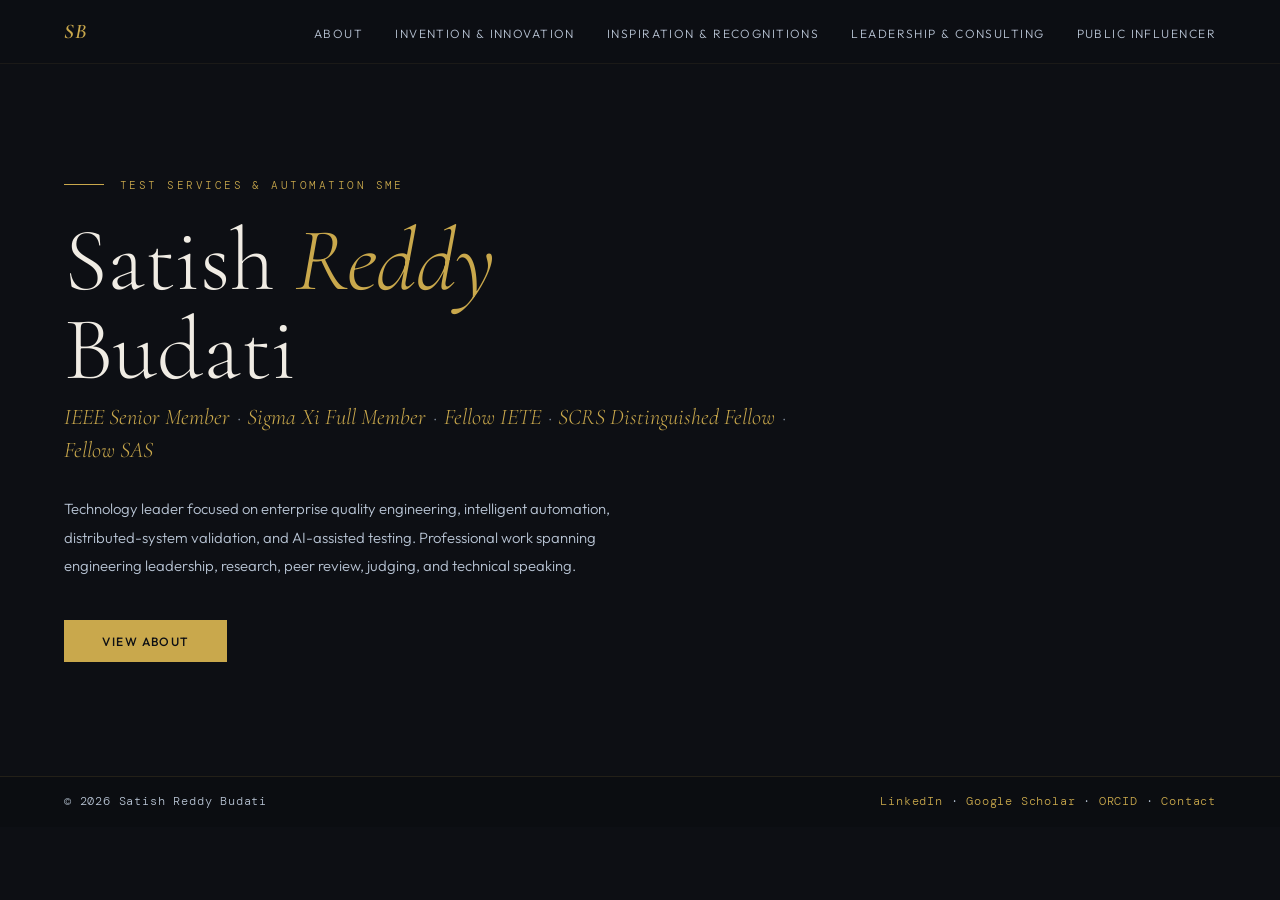
<file: index.html>
<!doctype html>
<html lang="en">
<head>
<meta charset="utf-8">
<meta name="viewport" content="width=device-width,initial-scale=1,viewport-fit=cover">
<title>Satish Reddy Budati</title>
<meta name="description" content="Professional portfolio of Satish Reddy Budati.">
<link rel="stylesheet" href="assets/styles.css">
</head>
<body>
<nav class="site-nav">
  <a href="index.html" class="nav-logo" aria-label="Satish Reddy Budati home">SB</a>
  <ul class="nav-links">
    <li><a href="about.html">About</a></li>
    <li><a href="innovation.html">Invention & Innovation</a></li>
    <li><a href="inspiration-recognition.html">Inspiration & Recognitions</a></li>
    <li><a href="leadership-consulting.html">Leadership & Consulting</a></li>
    <li><a href="public-influencer.html">Public Influencer</a></li>
  </ul>
  <button class="hamburger" aria-label="Open menu" onclick="document.getElementById('mnav').classList.add('open')">
    <span></span><span></span><span></span>
  </button>
</nav>
<div class="mobile-nav" id="mnav">
  <button class="mobile-close" aria-label="Close menu" onclick="document.getElementById('mnav').classList.remove('open')">✕</button>
  <a href="about.html">About</a>
  <a href="innovation.html">Invention & Innovation</a>
  <a href="inspiration-recognition.html">Inspiration & Recognitions</a>
  <a href="leadership-consulting.html">Leadership & Consulting</a>
  <a href="public-influencer.html">Public Influencer</a>
</div>
<section class="hero">
  <div class="hero-inner">
    <div class="hero-tag">Test Services &amp; Automation SME</div>
    <h1 class="hero-name">Satish <em>Reddy</em><br>Budati</h1>
    <p class="hero-subtitle membership-hero-links"><a href="about.html#professional-standing">IEEE Senior Member</a><span>·</span><a href="about.html#professional-standing">Sigma Xi Full Member</a><span>·</span><a href="about.html#professional-standing">Fellow IETE</a><span>·</span><a href="about.html#professional-standing">SCRS Distinguished Fellow</a><span>·</span><a href="about.html#professional-standing">Fellow SAS</a></p>
    <p class="hero-desc">Technology leader focused on enterprise quality engineering, intelligent automation, distributed-system validation, and AI-assisted testing. Professional work spanning engineering leadership, research, peer review, judging, and technical speaking.</p>
    <a href="about.html" class="btn btn-gold">View About</a>
  </div>
</section>
<footer class="footer">
  <div class="footer-inner">
    <div>© 2026 Satish Reddy Budati</div>
    <div>
      <a href="https://www.linkedin.com/in/satish-budati/" target="_blank" rel="noopener">LinkedIn</a>
      ·
      <a href="https://scholar.google.com/citations?hl=en&user=waVudkwAAAAJ" target="_blank" rel="noopener">Google Scholar</a>
      ·
      <a href="https://orcid.org/0009-0008-1575-7301" target="_blank" rel="noopener">ORCID</a>
      ·
      <a href="contact.html">Contact</a>
    </div>
  </div>
</footer>
<script src="assets/site.js"></script>
</body>
</html>
</file>
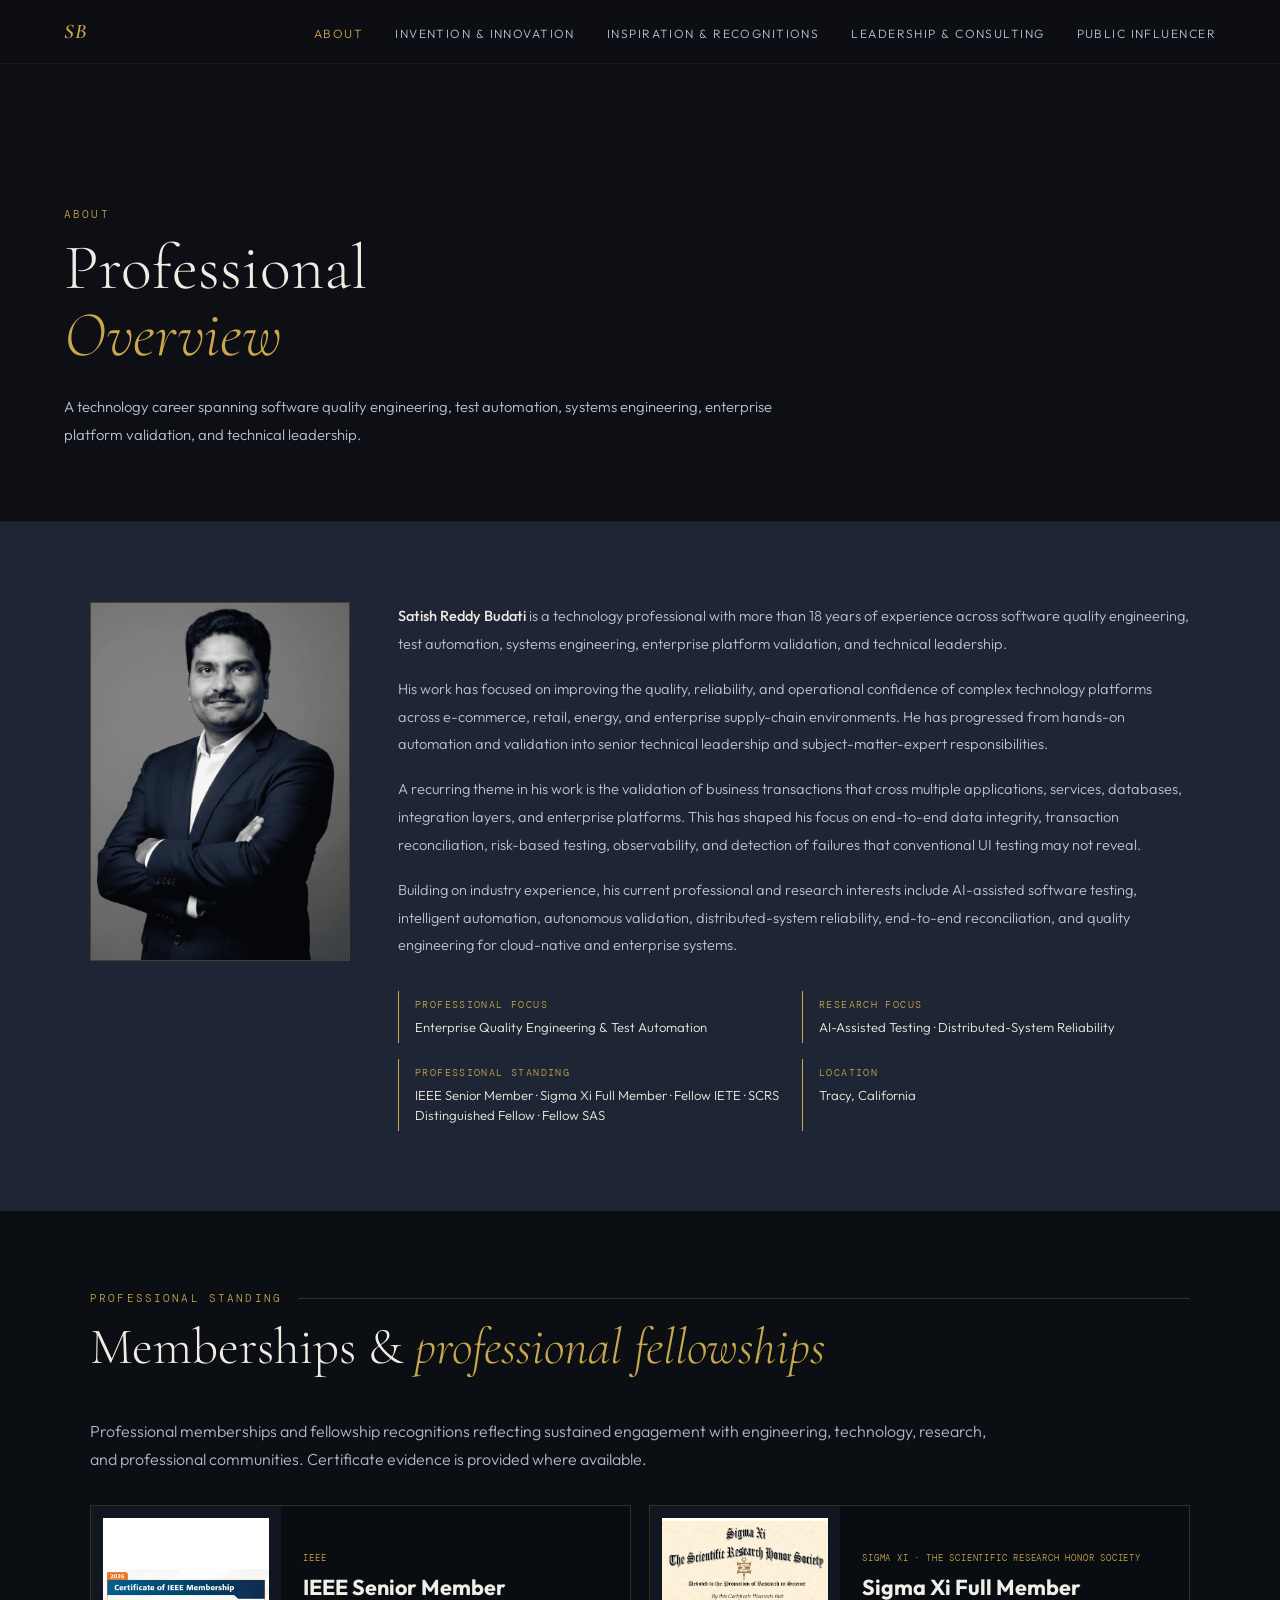
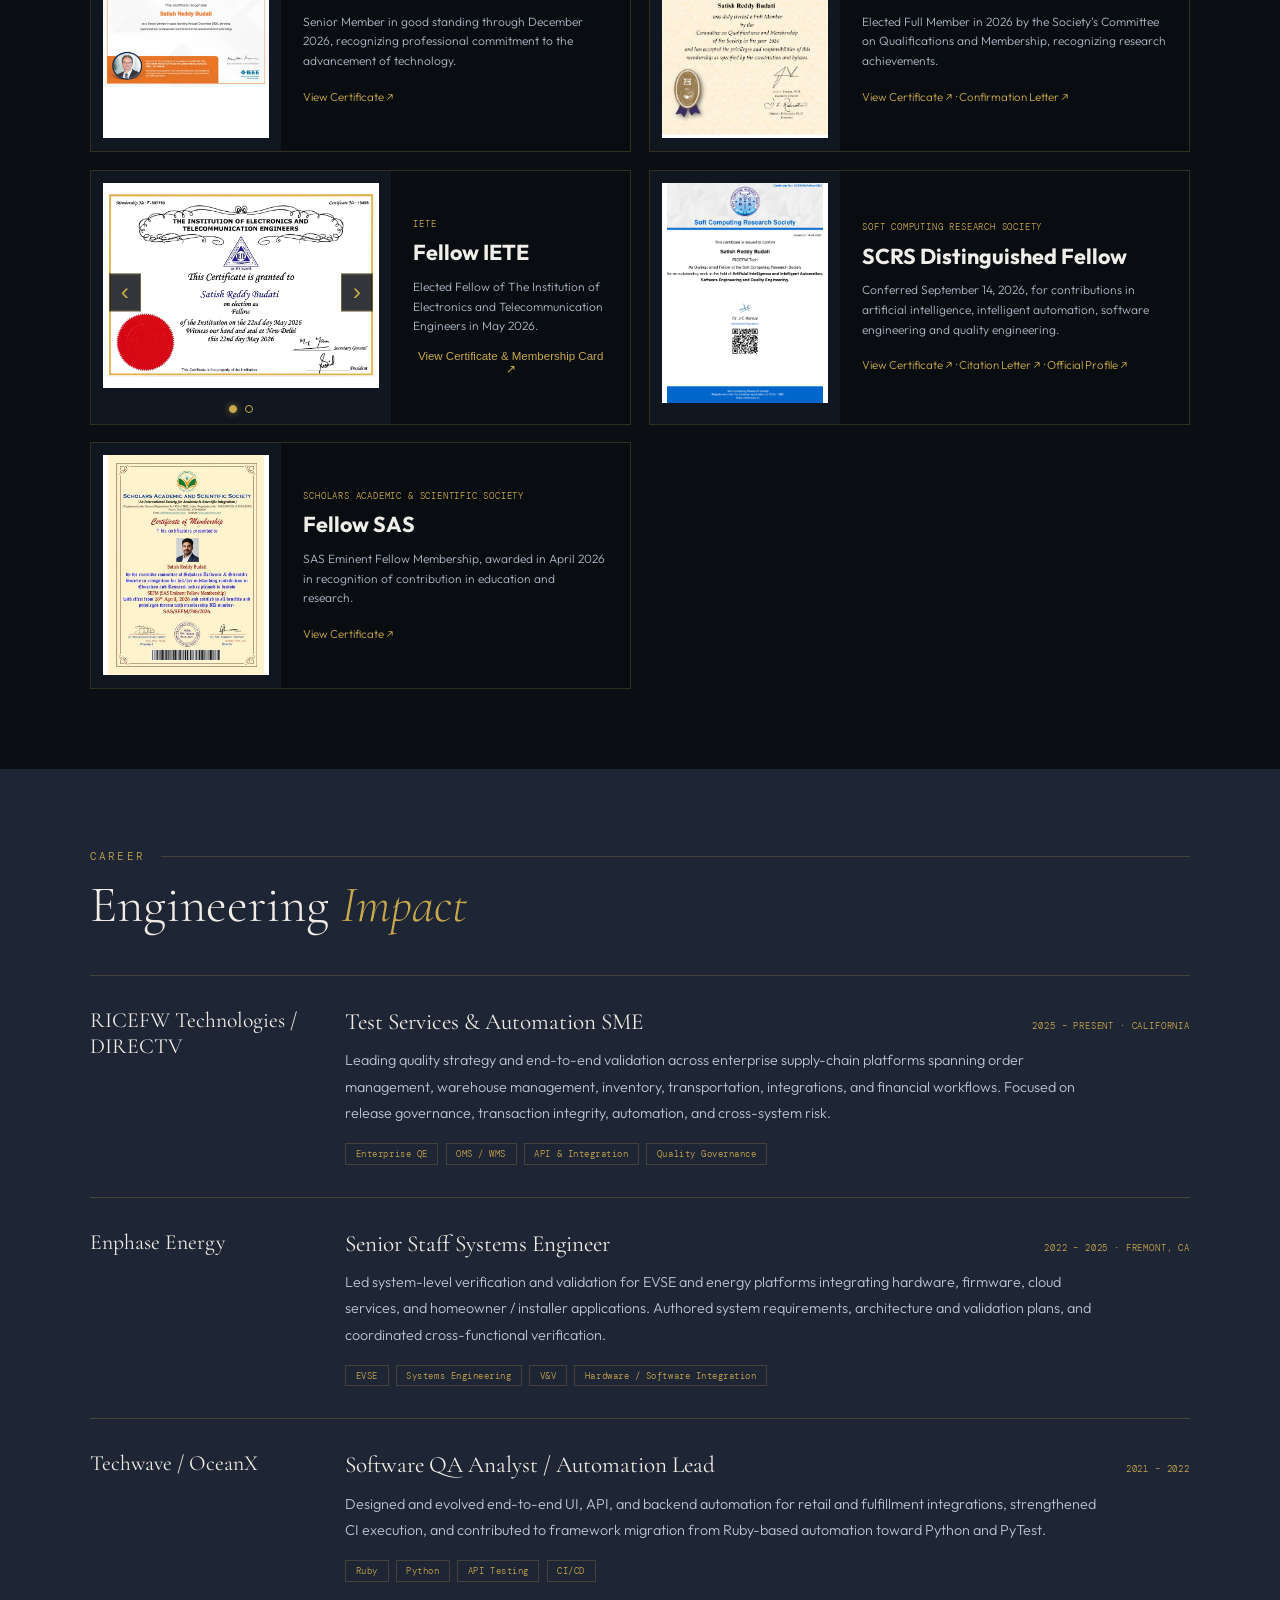
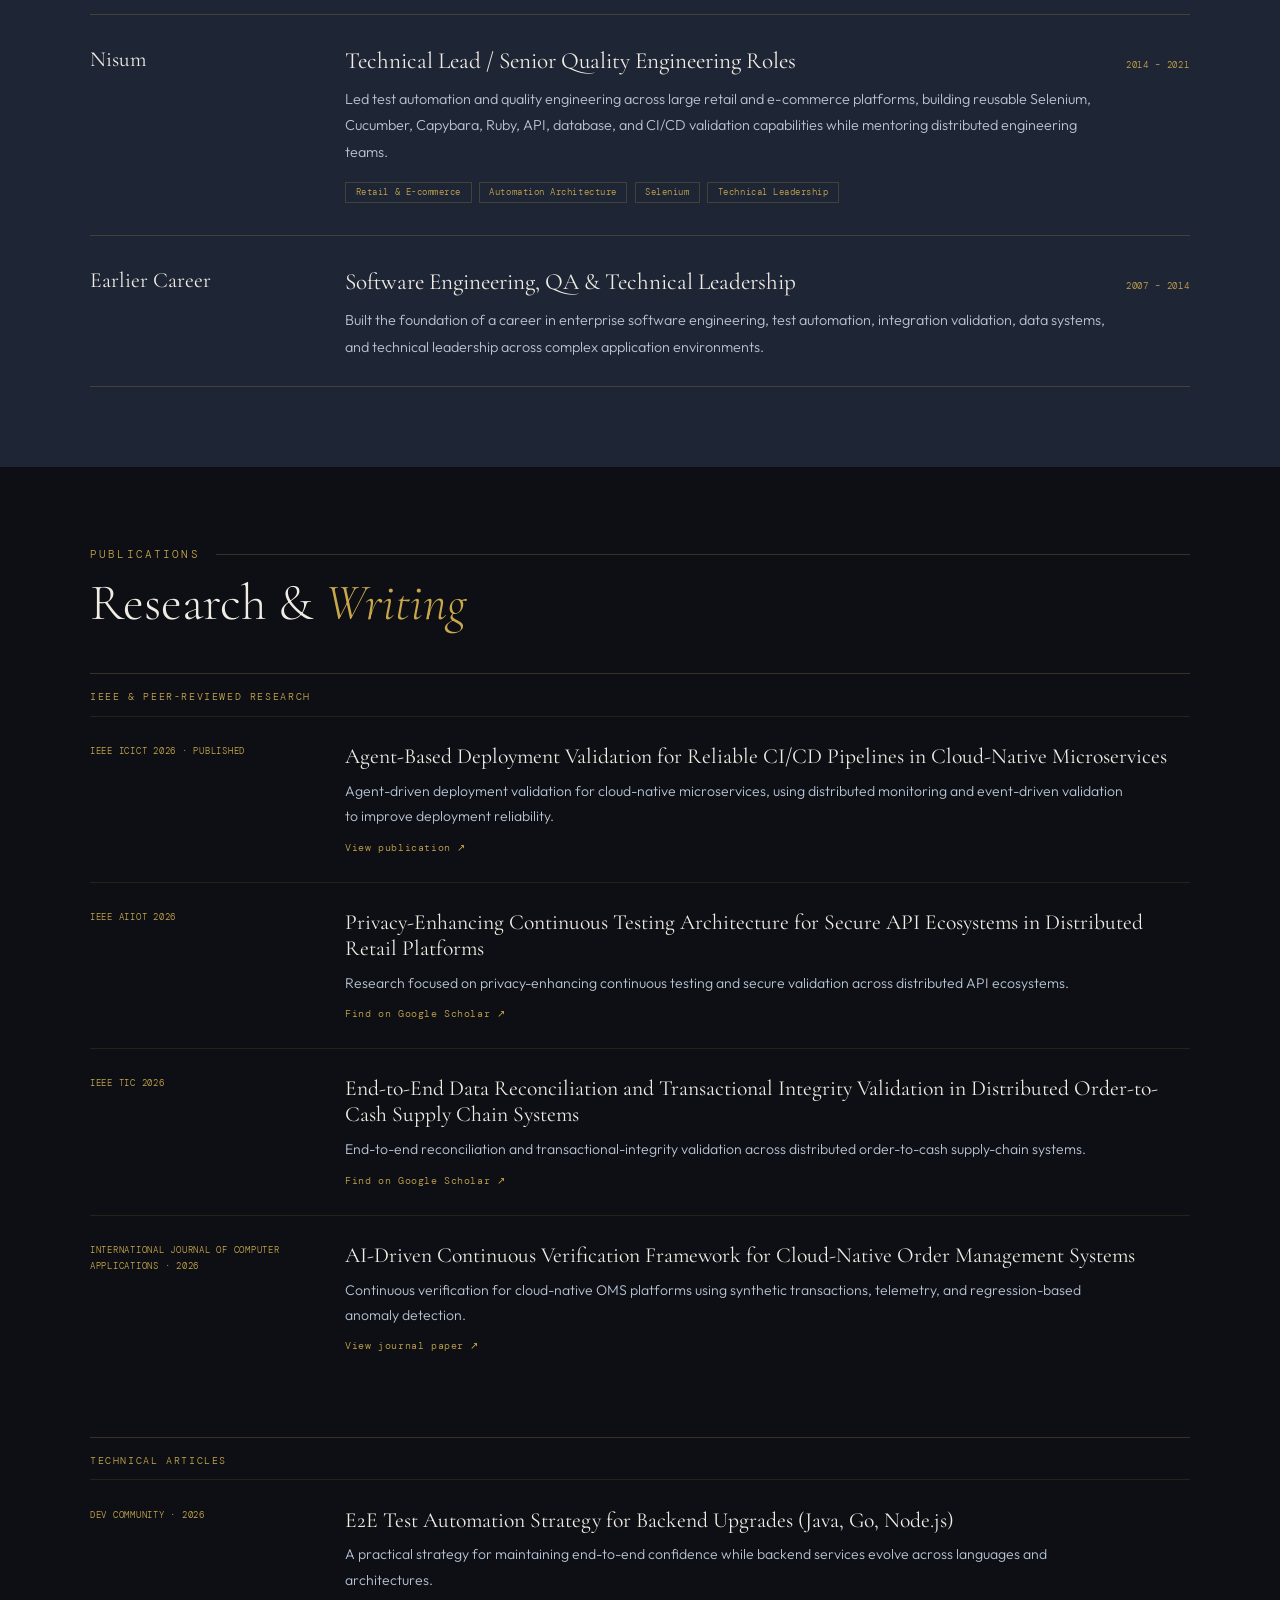
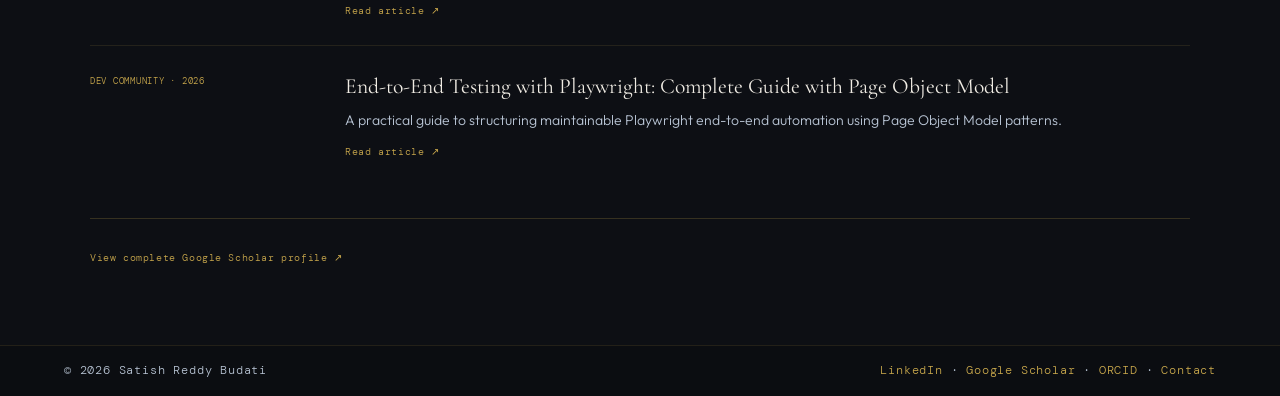
<file: about.html>
<!doctype html><html lang="en"><head><meta charset="utf-8"><meta name="viewport" content="width=device-width,initial-scale=1,viewport-fit=cover"><title>About | Satish Reddy Budati</title><meta name="description" content="Professional evidence portfolio of Satish Reddy Budati."><link rel="stylesheet" href="assets/styles.css"></head><body><nav class="site-nav">
  <a href="index.html" class="nav-logo" aria-label="Satish Reddy Budati home">SB</a>
  <ul class="nav-links">
    <li><a class="active" href="about.html">About</a></li>
    <li><a href="innovation.html">Invention & Innovation</a></li>
    <li><a href="inspiration-recognition.html">Inspiration & Recognitions</a></li>
    <li><a href="leadership-consulting.html">Leadership & Consulting</a></li>
    <li><a href="public-influencer.html">Public Influencer</a></li>
  </ul>
  <button class="hamburger" aria-label="Open menu" onclick="document.getElementById('mnav').classList.add('open')">
    <span></span><span></span><span></span>
  </button>
</nav>
<div class="mobile-nav" id="mnav">
  <button class="mobile-close" aria-label="Close menu" onclick="document.getElementById('mnav').classList.remove('open')">✕</button>
  <a href="about.html">About</a>
  <a href="innovation.html">Invention & Innovation</a>
  <a href="inspiration-recognition.html">Inspiration & Recognitions</a>
  <a href="leadership-consulting.html">Leadership & Consulting</a>
  <a href="public-influencer.html">Public Influencer</a>
</div><section class="page-hero"><div class="page-hero-inner"><div class="kicker">About</div><h1 class="page-title">Professional<br/><em>Overview</em></h1><p class="page-intro">A technology career spanning software quality engineering, test automation, systems engineering, enterprise platform validation, and technical leadership.</p></div></section>
<section class="section alt"><div class="si"><div class="about-grid"><div><img class="portrait" src="assets/satish-about.png" alt="Satish Reddy Budati"></div><div class="about-copy"><p><strong>Satish Reddy Budati</strong> is a technology professional with more than 18 years of experience across software quality engineering, test automation, systems engineering, enterprise platform validation, and technical leadership.</p><p>His work has focused on improving the quality, reliability, and operational confidence of complex technology platforms across e-commerce, retail, energy, and enterprise supply-chain environments. He has progressed from hands-on automation and validation into senior technical leadership and subject-matter-expert responsibilities.</p><p>A recurring theme in his work is the validation of business transactions that cross multiple applications, services, databases, integration layers, and enterprise platforms. This has shaped his focus on end-to-end data integrity, transaction reconciliation, risk-based testing, observability, and detection of failures that conventional UI testing may not reveal.</p><p>Building on industry experience, his current professional and research interests include AI-assisted software testing, intelligent automation, autonomous validation, distributed-system reliability, end-to-end reconciliation, and quality engineering for cloud-native and enterprise systems.</p><div class="highlights"><div class="hl"><small>Professional Focus</small><span>Enterprise Quality Engineering &amp; Test Automation</span></div><div class="hl"><small>Research Focus</small><span>AI-Assisted Testing · Distributed-System Reliability</span></div><div class="hl"><small>Professional Standing</small><span>IEEE Senior Member · Sigma Xi Full Member · Fellow IETE · SCRS Distinguished Fellow · Fellow SAS</span></div><div class="hl"><small>Location</small><span>Tracy, California</span></div></div></div></div></div></section>

<section class="section professional-standing-section" id="professional-standing">
  <div class="si">
    <div class="slabel">Professional Standing</div>
    <h2 class="stitle">Memberships &amp; <em>professional fellowships</em></h2>
    <p class="standing-intro">Professional memberships and fellowship recognitions reflecting sustained engagement with engineering, technology, research, and professional communities. Certificate evidence is provided where available.</p>
    <div class="standing-grid">
<article class="standing-card">
        <a class="standing-cert" href="assets/memberships/ieee-senior-member.pdf" target="_blank" rel="noopener"><img src="assets/memberships/thumb/ieee-senior-member.jpg" alt="IEEE Senior Member certificate thumbnail" loading="lazy"></a>
        <div class="standing-copy"><div class="standing-org">IEEE</div><h3>IEEE Senior Member</h3><p>Senior Member in good standing through December 2026, recognizing professional commitment to the advancement of technology.</p><a href="assets/memberships/ieee-senior-member.pdf" target="_blank" rel="noopener">View Certificate ↗</a></div>
      </article>
<article class="standing-card">
  <a class="standing-cert" href="assets/memberships/sigma-xi-full-member.pdf" target="_blank" rel="noopener"><img src="assets/memberships/sigma-xi-full-member.png" alt="Sigma Xi Full Membership certificate" loading="lazy"></a>
  <div class="standing-copy"><div class="standing-org">Sigma Xi · The Scientific Research Honor Society</div>
  <h3>Sigma Xi Full Member</h3><p>Elected Full Member in 2026 by the Society's Committee on Qualifications and Membership, recognizing research achievements.</p>
  <a href="assets/memberships/sigma-xi-full-member.pdf" target="_blank" rel="noopener">View Certificate ↗</a>
  <a href="assets/memberships/sigma-xi-confirmation.pdf" target="_blank" rel="noopener"> · Confirmation Letter ↗</a></div>
</article>
<article class="standing-card standing-card-iete">
        <div class="iete-swiper" data-iete-swiper="thumb">
          <div class="iete-swiper-viewport">
            <div class="iete-swiper-track">
              <button class="iete-slide active" type="button" data-iete-open data-slide-index="0" aria-label="Open Fellow IETE certificate">
                <img src="assets/memberships/iete/fellow-iete-certificate.jpg" alt="Fellow IETE certificate" loading="lazy">
              </button>
              <button class="iete-slide" type="button" data-iete-open data-slide-index="1" aria-label="Open IETE life membership card">
                <img src="assets/memberships/iete/fellow-iete-membership-card.jpg" alt="IETE life membership card" loading="lazy">
              </button>
            </div>
          </div>
          <button class="iete-nav iete-prev" type="button" aria-label="Previous IETE image">‹</button>
          <button class="iete-nav iete-next" type="button" aria-label="Next IETE image">›</button>
          <div class="iete-pagination" role="tablist" aria-label="IETE evidence pagination">
            <button class="active" type="button" data-slide-to="0" aria-label="Show Fellow certificate"></button>
            <button type="button" data-slide-to="1" aria-label="Show membership card"></button>
          </div>
        </div>
        <div class="standing-copy">
          <div class="standing-org">IETE</div>
          <h3>Fellow IETE</h3>
          <p>Elected Fellow of The Institution of Electronics and Telecommunication Engineers in May 2026.</p>
          <button class="standing-popup-link" type="button" data-iete-open>View Certificate &amp; Membership Card ↗</button>
        </div>
      </article>
<article class="standing-card">
  <a class="standing-cert" href="assets/memberships/scrs-distinguished-fellow.pdf" target="_blank" rel="noopener"><img src="assets/memberships/scrs-distinguished-fellow.png" alt="SCRS Distinguished Fellow certificate" loading="lazy"></a>
  <div class="standing-copy"><div class="standing-org">Soft Computing Research Society</div>
  <h3>SCRS Distinguished Fellow</h3><p>Conferred September 14, 2026, for contributions in artificial intelligence, intelligent automation, software engineering and quality engineering.</p>
  <a href="assets/memberships/scrs-distinguished-fellow.pdf" target="_blank" rel="noopener">View Certificate ↗</a>
  <a href="assets/memberships/scrs-citation-letter.pdf" target="_blank" rel="noopener"> · Citation Letter ↗</a>
  <a href="https://scrs.in/scrs-fellow/2370" target="_blank" rel="noopener"> · Official Profile ↗</a></div>
</article>
<article class="standing-card">
        <a class="standing-cert" href="assets/memberships/fellow-sas.pdf" target="_blank" rel="noopener"><img src="assets/memberships/thumb/fellow-sas.jpg" alt="Fellow SAS certificate thumbnail" loading="lazy"></a>
        <div class="standing-copy"><div class="standing-org">Scholars Academic &amp; Scientific Society</div><h3>Fellow SAS</h3><p>SAS Eminent Fellow Membership, awarded in April 2026 in recognition of contribution in education and research.</p><a href="assets/memberships/fellow-sas.pdf" target="_blank" rel="noopener">View Certificate ↗</a></div>
      </article>
    </div>
  </div>
</section>



<div class="membership-modal iete-modal" id="ieteModal" aria-hidden="true" role="dialog" aria-modal="true" aria-labelledby="ieteModalTitle">
  <div class="membership-modal-backdrop" data-iete-close></div>
  <div class="membership-modal-panel">
    <button class="membership-modal-close" type="button" aria-label="Close IETE evidence" data-iete-close>×</button>
    <div class="membership-modal-head">
      <div class="standing-org">IETE · PROFESSIONAL STANDING</div>
      <h3 id="ieteModalTitle">Fellow IETE — Membership Evidence</h3>
      <p id="ieteModalCaption">Fellow Certificate</p>
    </div>
    <div class="iete-modal-swiper" data-iete-swiper="modal">
      <div class="iete-swiper-viewport">
        <div class="iete-swiper-track">
          <div class="iete-slide active">
            <img src="assets/memberships/iete/fellow-iete-certificate.jpg" alt="Fellow IETE certificate">
          </div>
          <div class="iete-slide">
            <img src="assets/memberships/iete/fellow-iete-membership-card.jpg" alt="IETE life membership card">
          </div>
        </div>
      </div>
      <button class="iete-nav iete-prev" type="button" aria-label="Previous IETE image">‹</button>
      <button class="iete-nav iete-next" type="button" aria-label="Next IETE image">›</button>
      <div class="iete-pagination" role="tablist" aria-label="IETE evidence pagination">
        <button class="active" type="button" data-slide-to="0" aria-label="Show Fellow certificate"></button>
        <button type="button" data-slide-to="1" aria-label="Show membership card"></button>
      </div>
    </div>
  </div>
</div>

<section class="section alt career-section">
  <div class="si">
    <div class="slabel">Career</div>
    <h2 class="stitle">Engineering <em>Impact</em></h2>

    <div class="career-list">
      <article class="career-item">
        <div class="career-company">RICEFW Technologies / DIRECTV</div>
        <div class="career-body">
          <div class="career-head">
            <h3>Test Services &amp; Automation SME</h3>
            <span>2025 – Present · California</span>
          </div>
          <p>Leading quality strategy and end-to-end validation across enterprise supply-chain platforms spanning order management, warehouse management, inventory, transportation, integrations, and financial workflows. Focused on release governance, transaction integrity, automation, and cross-system risk.</p>
          <div class="career-tags"><span>Enterprise QE</span><span>OMS / WMS</span><span>API &amp; Integration</span><span>Quality Governance</span></div>
        </div>
      </article>

      <article class="career-item">
        <div class="career-company">Enphase Energy</div>
        <div class="career-body">
          <div class="career-head">
            <h3>Senior Staff Systems Engineer</h3>
            <span>2022 – 2025 · Fremont, CA</span>
          </div>
          <p>Led system-level verification and validation for EVSE and energy platforms integrating hardware, firmware, cloud services, and homeowner / installer applications. Authored system requirements, architecture and validation plans, and coordinated cross-functional verification.</p>
          <div class="career-tags"><span>EVSE</span><span>Systems Engineering</span><span>V&amp;V</span><span>Hardware / Software Integration</span></div>
        </div>
      </article>

      <article class="career-item">
        <div class="career-company">Techwave / OceanX</div>
        <div class="career-body">
          <div class="career-head">
            <h3>Software QA Analyst / Automation Lead</h3>
            <span>2021 – 2022</span>
          </div>
          <p>Designed and evolved end-to-end UI, API, and backend automation for retail and fulfillment integrations, strengthened CI execution, and contributed to framework migration from Ruby-based automation toward Python and PyTest.</p>
          <div class="career-tags"><span>Ruby</span><span>Python</span><span>API Testing</span><span>CI/CD</span></div>
        </div>
      </article>

      <article class="career-item">
        <div class="career-company">Nisum</div>
        <div class="career-body">
          <div class="career-head">
            <h3>Technical Lead / Senior Quality Engineering Roles</h3>
            <span>2014 – 2021</span>
          </div>
          <p>Led test automation and quality engineering across large retail and e-commerce platforms, building reusable Selenium, Cucumber, Capybara, Ruby, API, database, and CI/CD validation capabilities while mentoring distributed engineering teams.</p>
          <div class="career-tags"><span>Retail &amp; E-commerce</span><span>Automation Architecture</span><span>Selenium</span><span>Technical Leadership</span></div>
        </div>
      </article>

      <article class="career-item earlier">
        <div class="career-company">Earlier Career</div>
        <div class="career-body">
          <div class="career-head">
            <h3>Software Engineering, QA &amp; Technical Leadership</h3>
            <span>2007 – 2014</span>
          </div>
          <p>Built the foundation of a career in enterprise software engineering, test automation, integration validation, data systems, and technical leadership across complex application environments.</p>
        </div>
      </article>
    </div>
  </div>
</section>

<section class="section publications-section">
  <div class="si">
    <div class="slabel">Publications</div>
    <h2 class="stitle">Research &amp; <em>Writing</em></h2>

    <div class="publication-group">
      <div class="publication-group-title">IEEE &amp; Peer-Reviewed Research</div>

      <article class="publication-item">
        <div class="publication-meta">IEEE ICICT 2026 · Published</div>
        <div class="publication-body">
          <h3>Agent-Based Deployment Validation for Reliable CI/CD Pipelines in Cloud-Native Microservices</h3>
          <p>Agent-driven deployment validation for cloud-native microservices, using distributed monitoring and event-driven validation to improve deployment reliability.</p>
          <a href="https://doi.org/10.1109/ICICT68280.2026.11511150" target="_blank" rel="noopener">View publication ↗</a>
        </div>
      </article>

      <article class="publication-item">
        <div class="publication-meta">IEEE AIIoT 2026</div>
        <div class="publication-body">
          <h3>Privacy-Enhancing Continuous Testing Architecture for Secure API Ecosystems in Distributed Retail Platforms</h3>
          <p>Research focused on privacy-enhancing continuous testing and secure validation across distributed API ecosystems.</p>
          <a href="https://scholar.google.com/scholar?q=%22Privacy-Enhancing+Continuous+Testing+Architecture+for+Secure+API+Ecosystems+in+Distributed+Retail+Platforms%22" target="_blank" rel="noopener">Find on Google Scholar ↗</a>
        </div>
      </article>

      <article class="publication-item">
        <div class="publication-meta">IEEE TIC 2026</div>
        <div class="publication-body">
          <h3>End-to-End Data Reconciliation and Transactional Integrity Validation in Distributed Order-to-Cash Supply Chain Systems</h3>
          <p>End-to-end reconciliation and transactional-integrity validation across distributed order-to-cash supply-chain systems.</p>
          <a href="https://scholar.google.com/scholar?q=%22End-to-End+Data+Reconciliation+and+Transactional+Integrity+Validation+in+Distributed+Order-to-Cash+Supply+Chain+Systems%22" target="_blank" rel="noopener">Find on Google Scholar ↗</a>
        </div>
      </article>

      <article class="publication-item">
        <div class="publication-meta">International Journal of Computer Applications · 2026</div>
        <div class="publication-body">
          <h3>AI-Driven Continuous Verification Framework for Cloud-Native Order Management Systems</h3>
          <p>Continuous verification for cloud-native OMS platforms using synthetic transactions, telemetry, and regression-based anomaly detection.</p>
          <a href="https://www.ijcaonline.org/archives/volume187/number98/ai-driven-continuous-verification-framework-for-cloud-native-order-management-systems/" target="_blank" rel="noopener">View journal paper ↗</a>
        </div>
      </article>
    </div>

    <div class="publication-group writing-group">
      <div class="publication-group-title">Technical Articles</div>

      <article class="publication-item">
        <div class="publication-meta">DEV Community · 2026</div>
        <div class="publication-body">
          <h3>E2E Test Automation Strategy for Backend Upgrades (Java, Go, Node.js)</h3>
          <p>A practical strategy for maintaining end-to-end confidence while backend services evolve across languages and architectures.</p>
          <a href="https://dev.to/satish_reddybudati_42652/e2e-test-automation-strategy-for-backend-upgrades-java-go-nodejs-1ma8" target="_blank" rel="noopener">Read article ↗</a>
        </div>
      </article>

      <article class="publication-item">
        <div class="publication-meta">DEV Community · 2026</div>
        <div class="publication-body">
          <h3>End-to-End Testing with Playwright: Complete Guide with Page Object Model</h3>
          <p>A practical guide to structuring maintainable Playwright end-to-end automation using Page Object Model patterns.</p>
          <a href="https://dev.to/satish_reddybudati_42652/end-to-end-testing-with-playwright-complete-guide-with-page-object-model-3nai" target="_blank" rel="noopener">Read article ↗</a>
        </div>
      </article>
    </div>

    <div class="publication-profile-link">
      <a href="https://scholar.google.com/citations?hl=en&user=waVudkwAAAAJ" target="_blank" rel="noopener">View complete Google Scholar profile ↗</a>
    </div>
  </div>
</section>

<footer class="footer">
  <div class="footer-inner">
    <div>© 2026 Satish Reddy Budati</div>
    <div>
      <a href="https://www.linkedin.com/in/satish-budati/" target="_blank" rel="noopener">LinkedIn</a>
      ·
      <a href="https://scholar.google.com/citations?hl=en&user=waVudkwAAAAJ" target="_blank" rel="noopener">Google Scholar</a>
      ·
      <a href="https://orcid.org/0009-0008-1575-7301" target="_blank" rel="noopener">ORCID</a>
      ·
      <a href="contact.html">Contact</a>
    </div>
  </div>
</footer><script src="assets/site.js"></script></body></html>
</file>
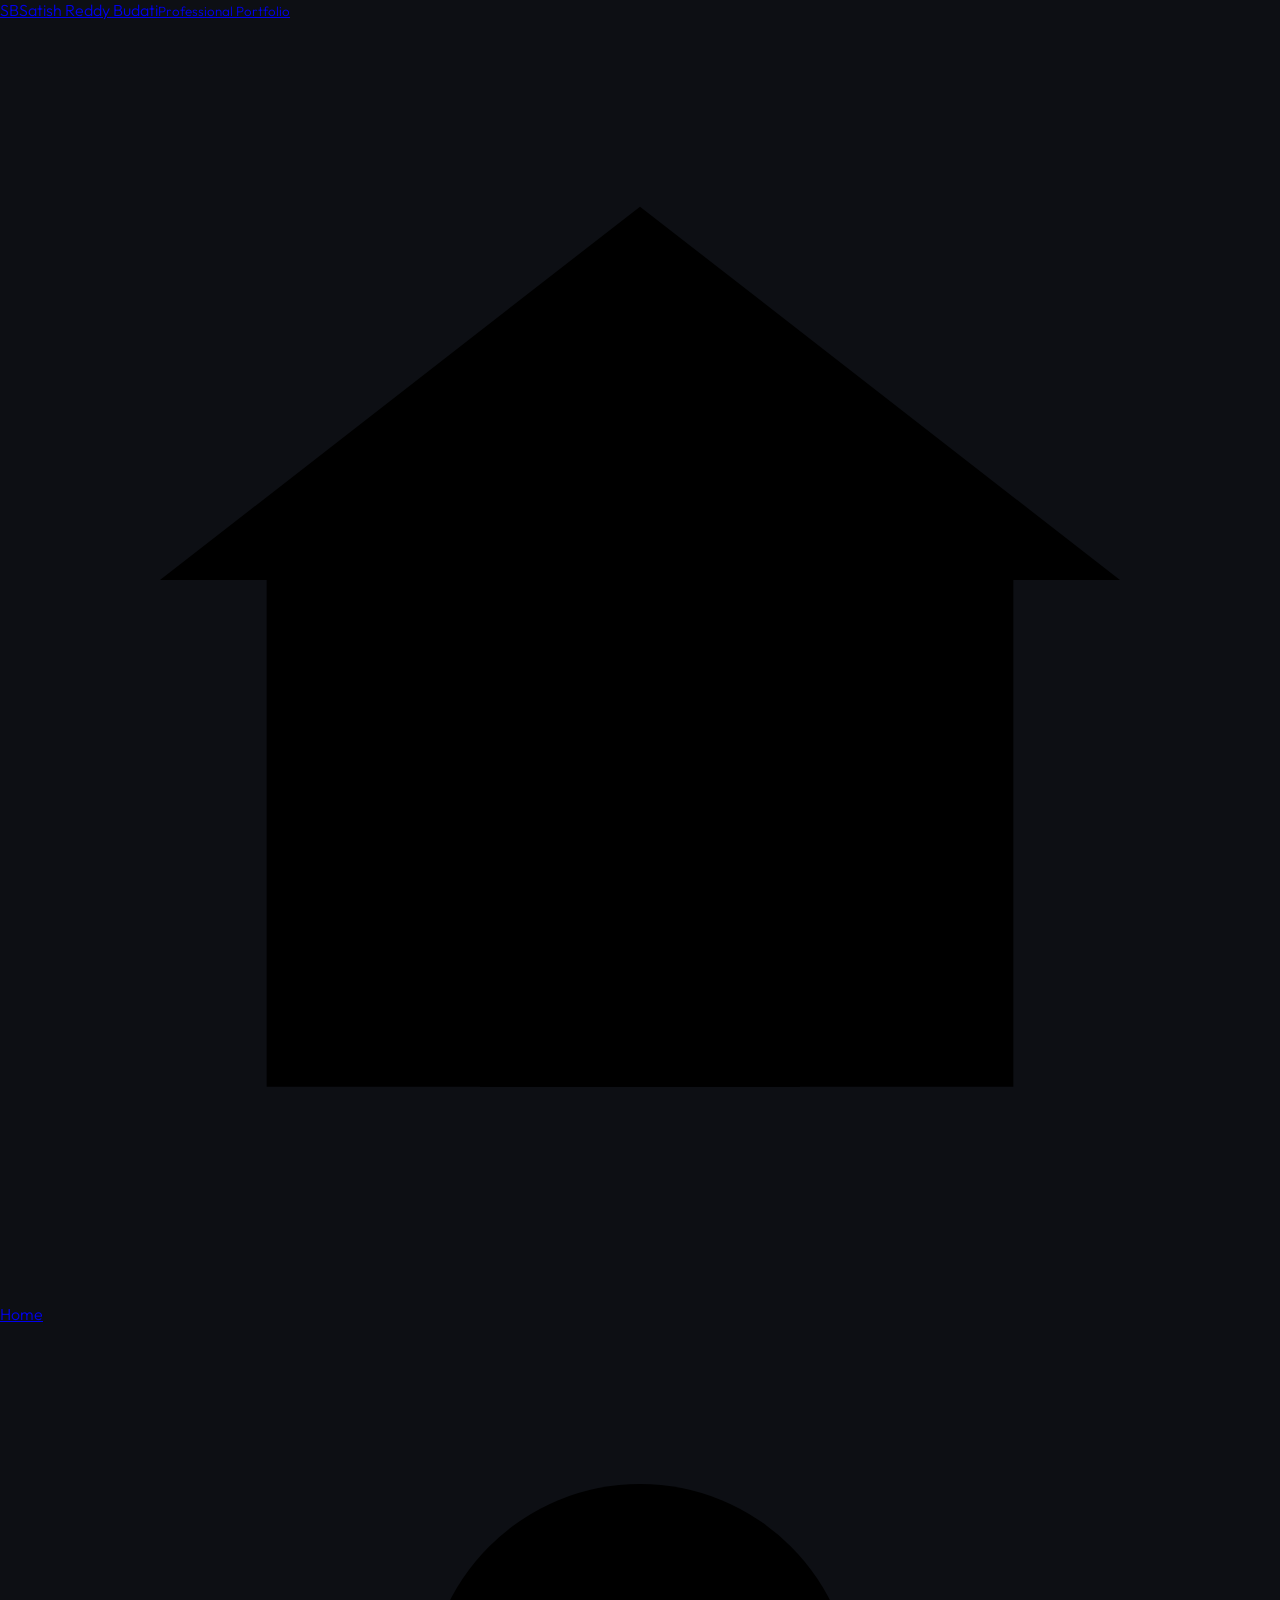
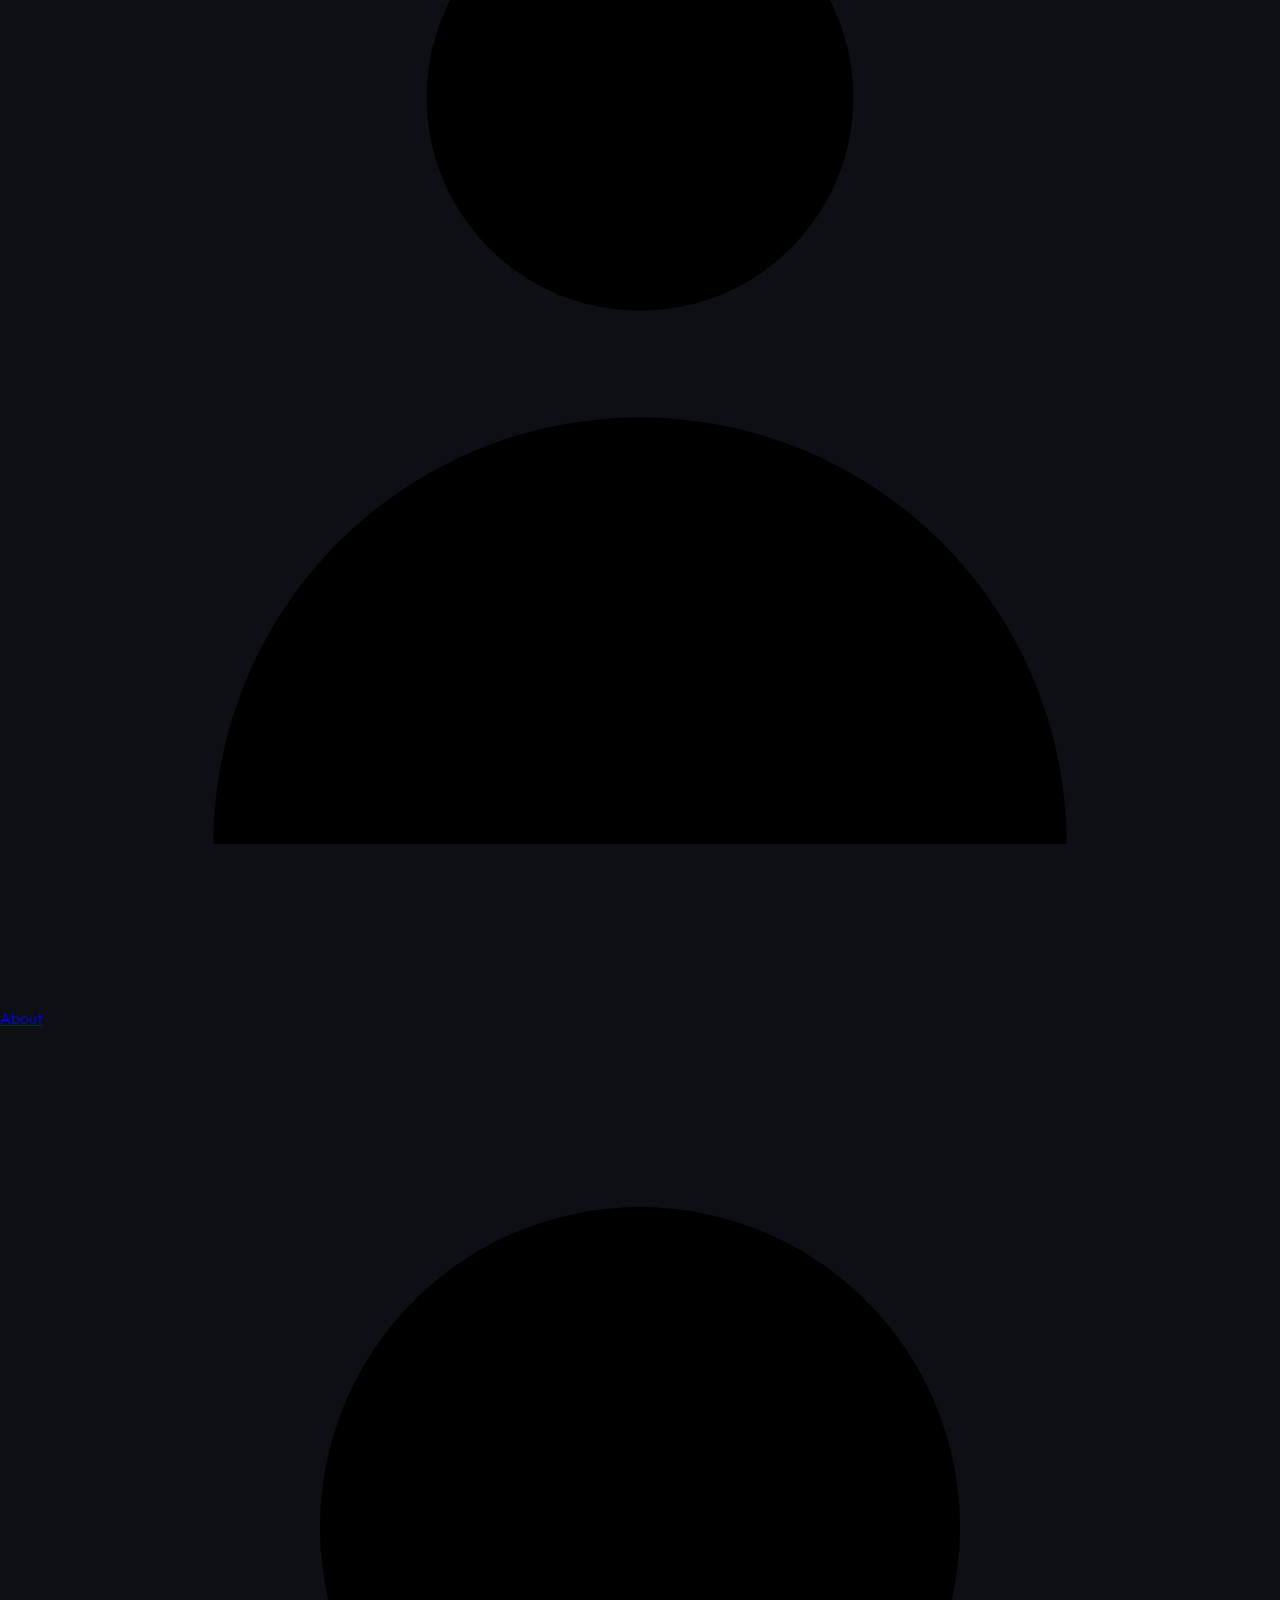
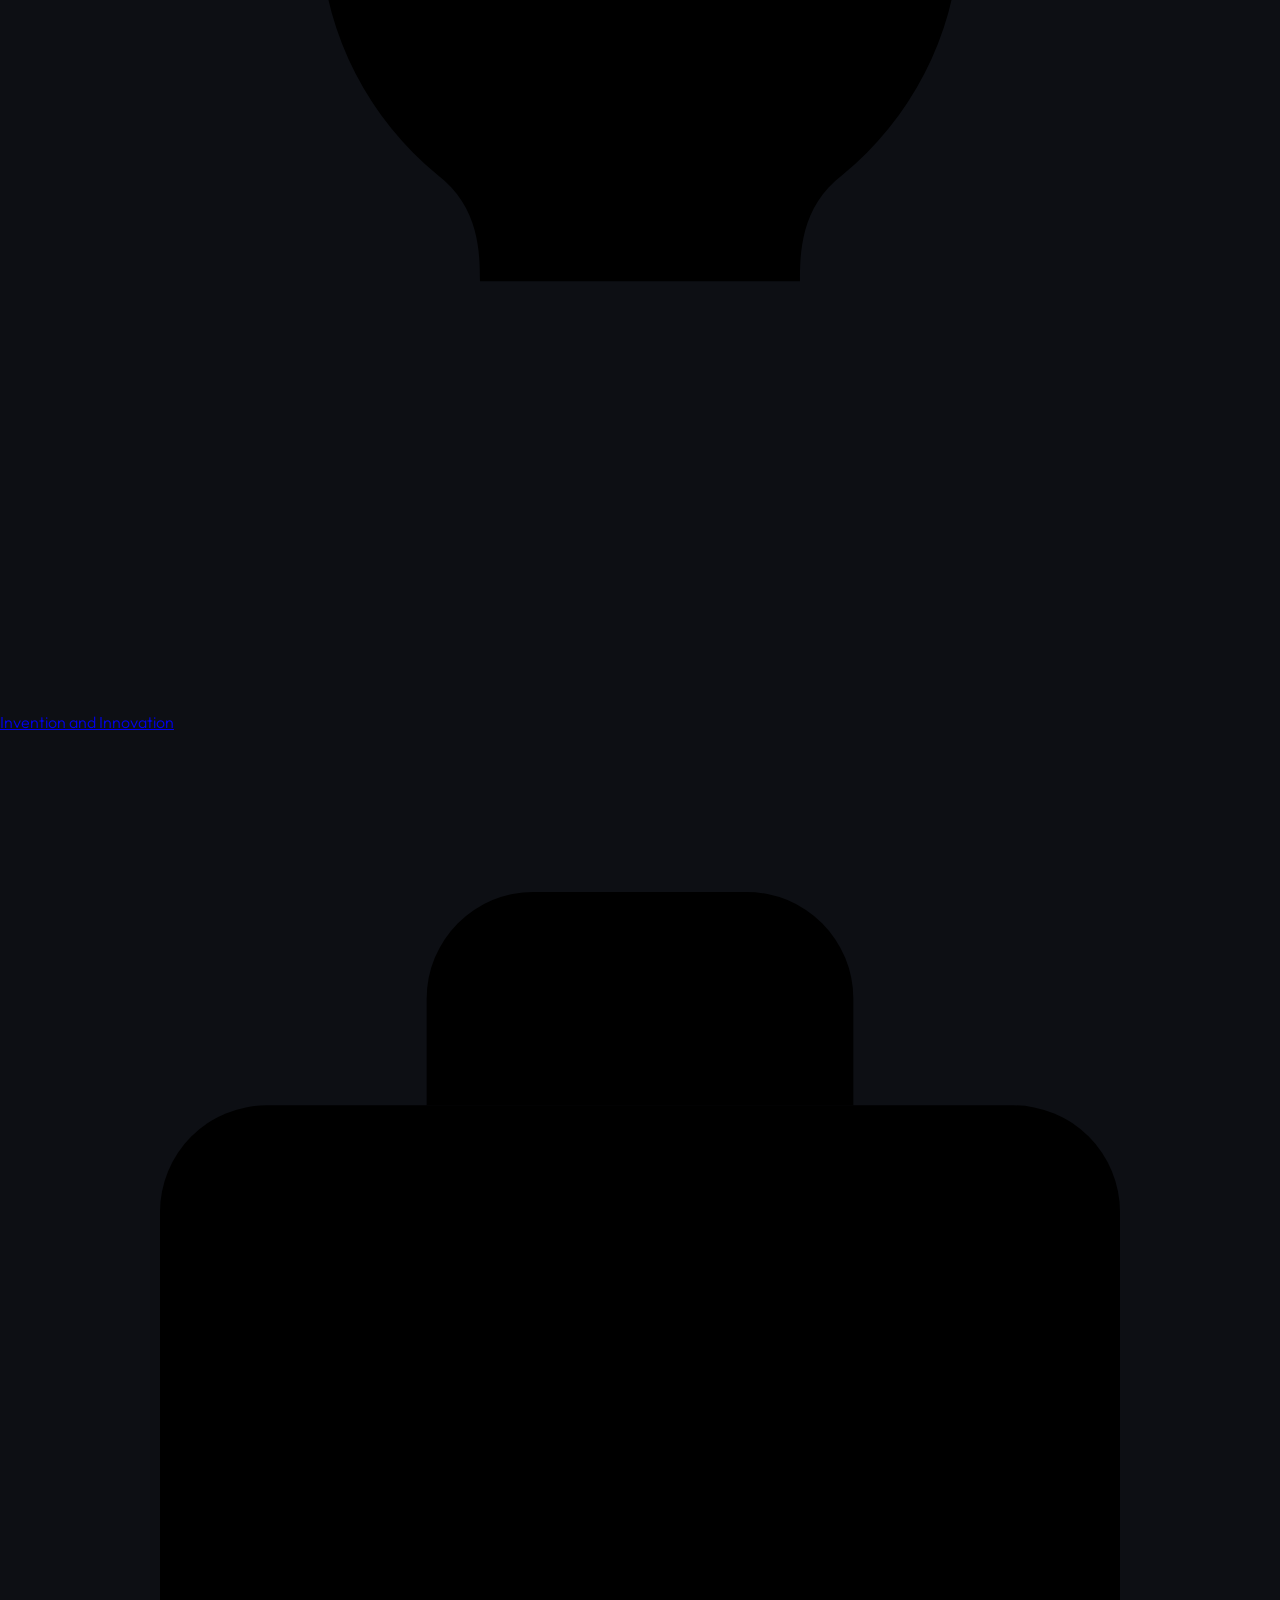
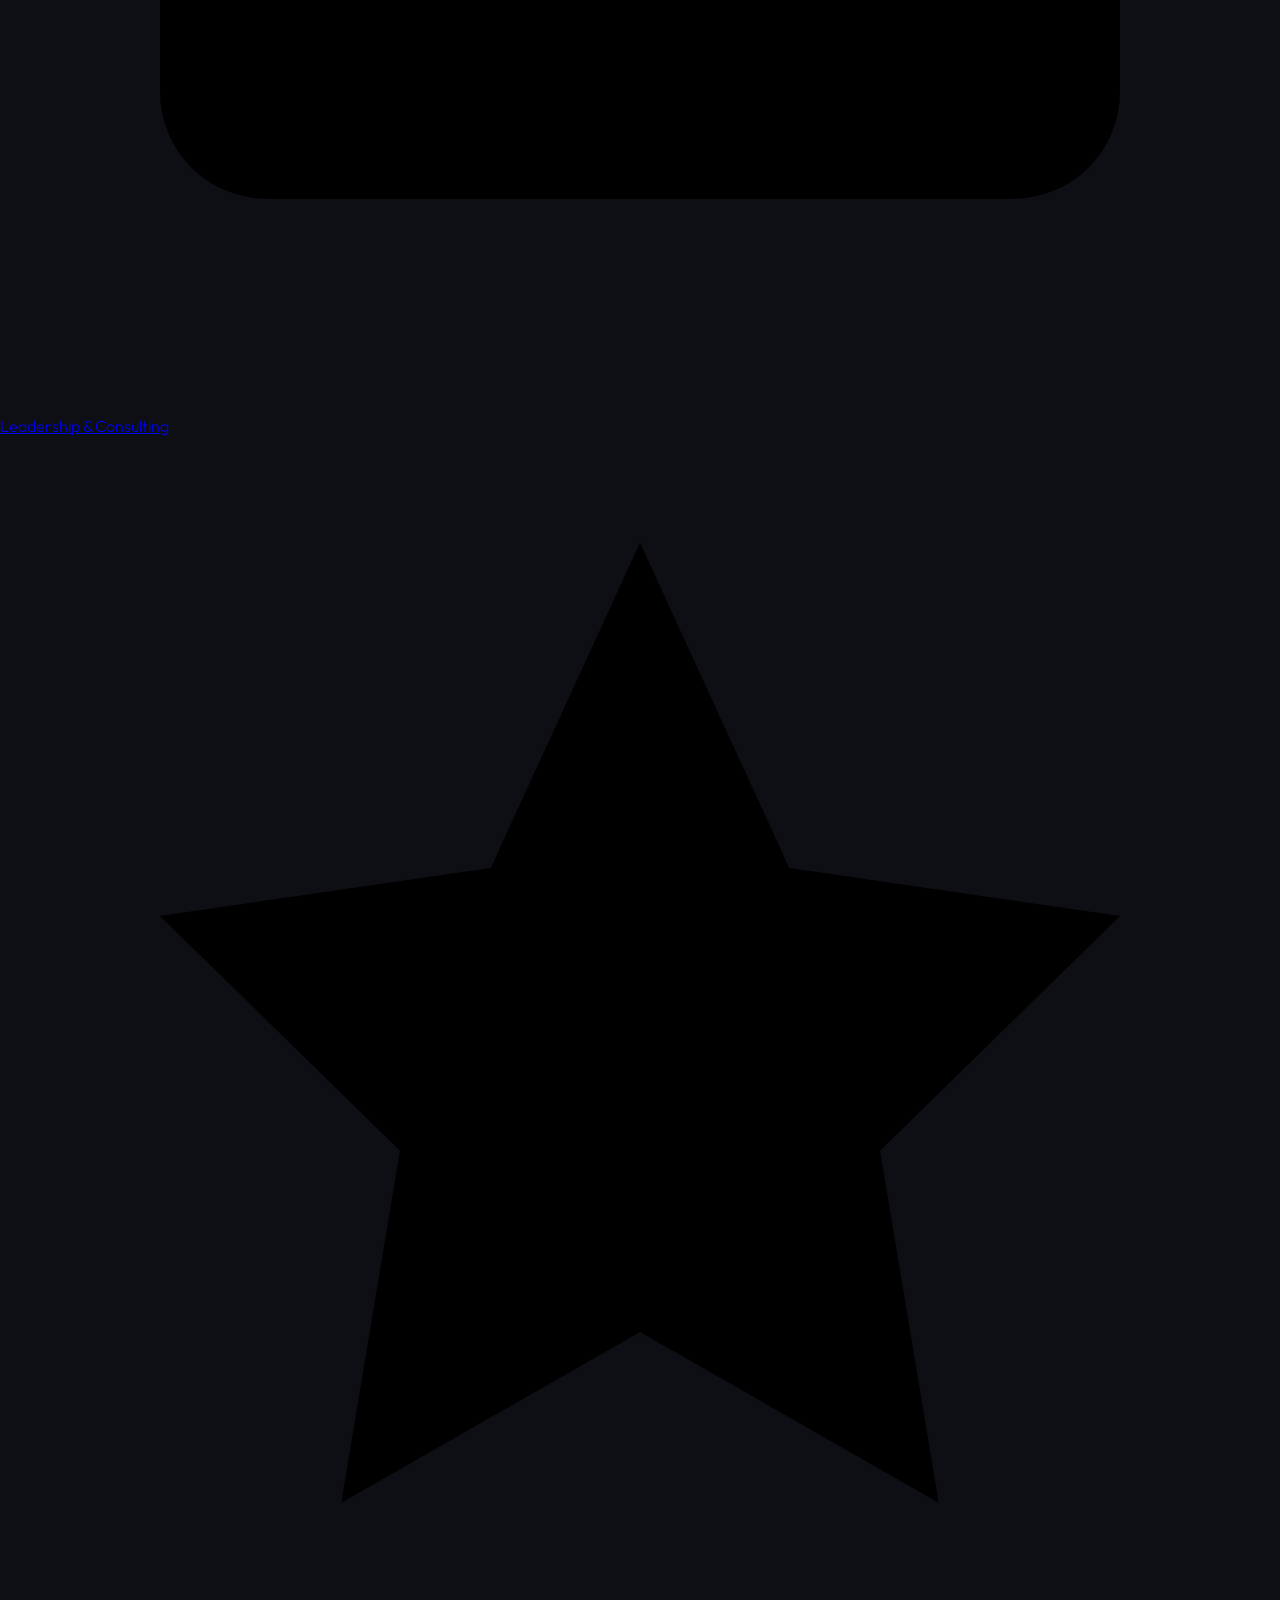
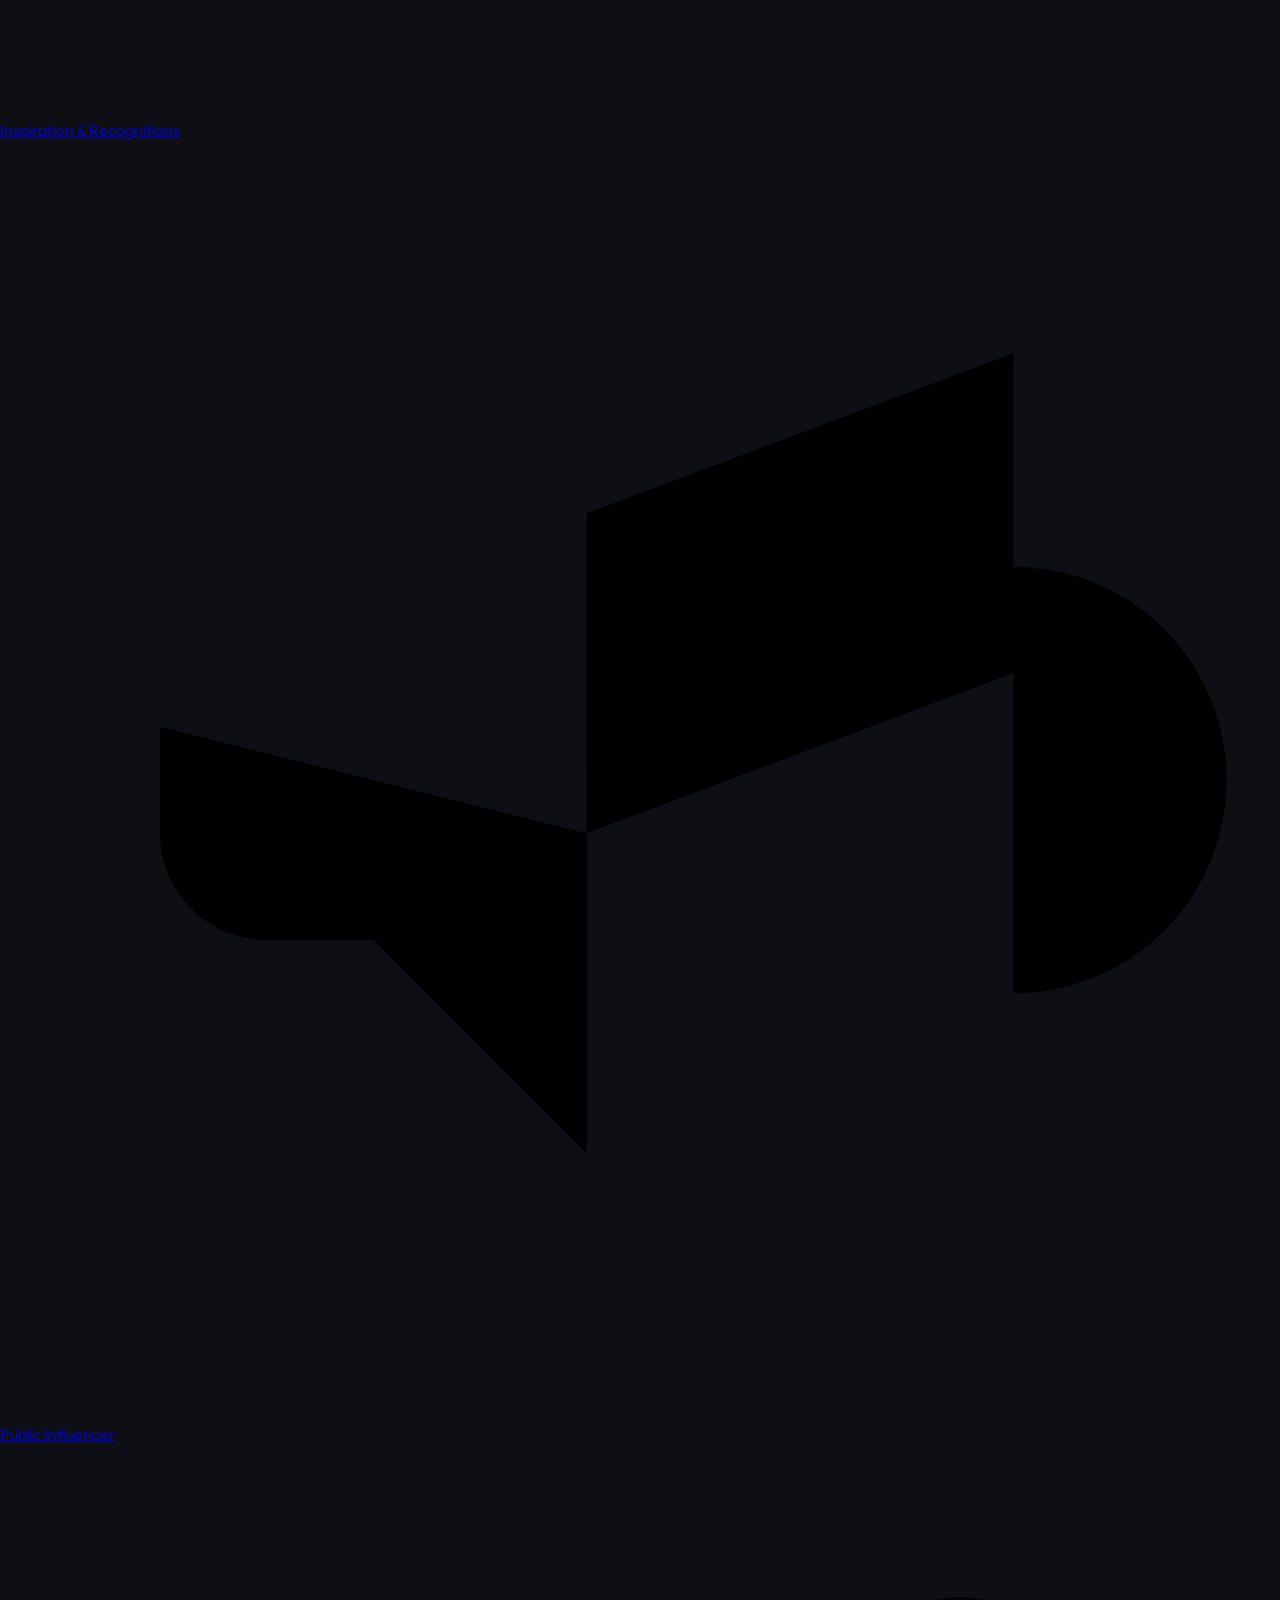
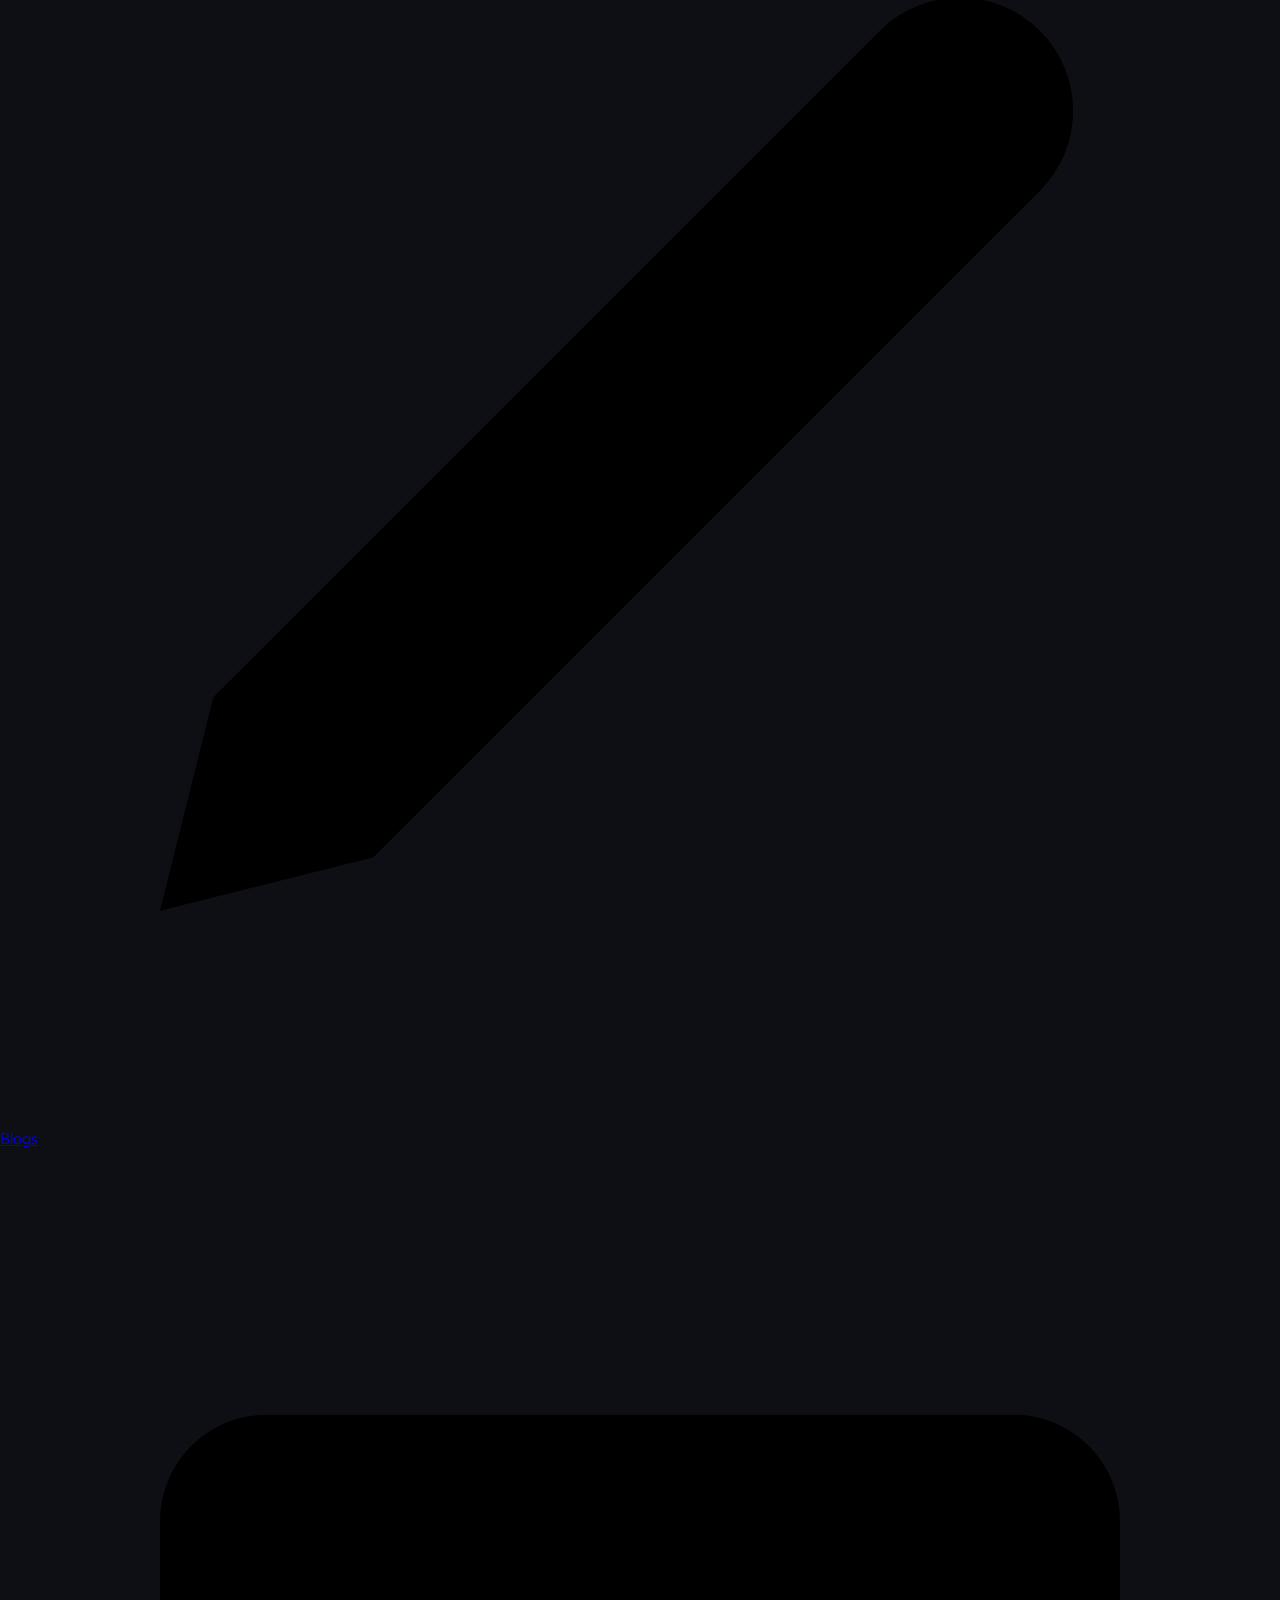
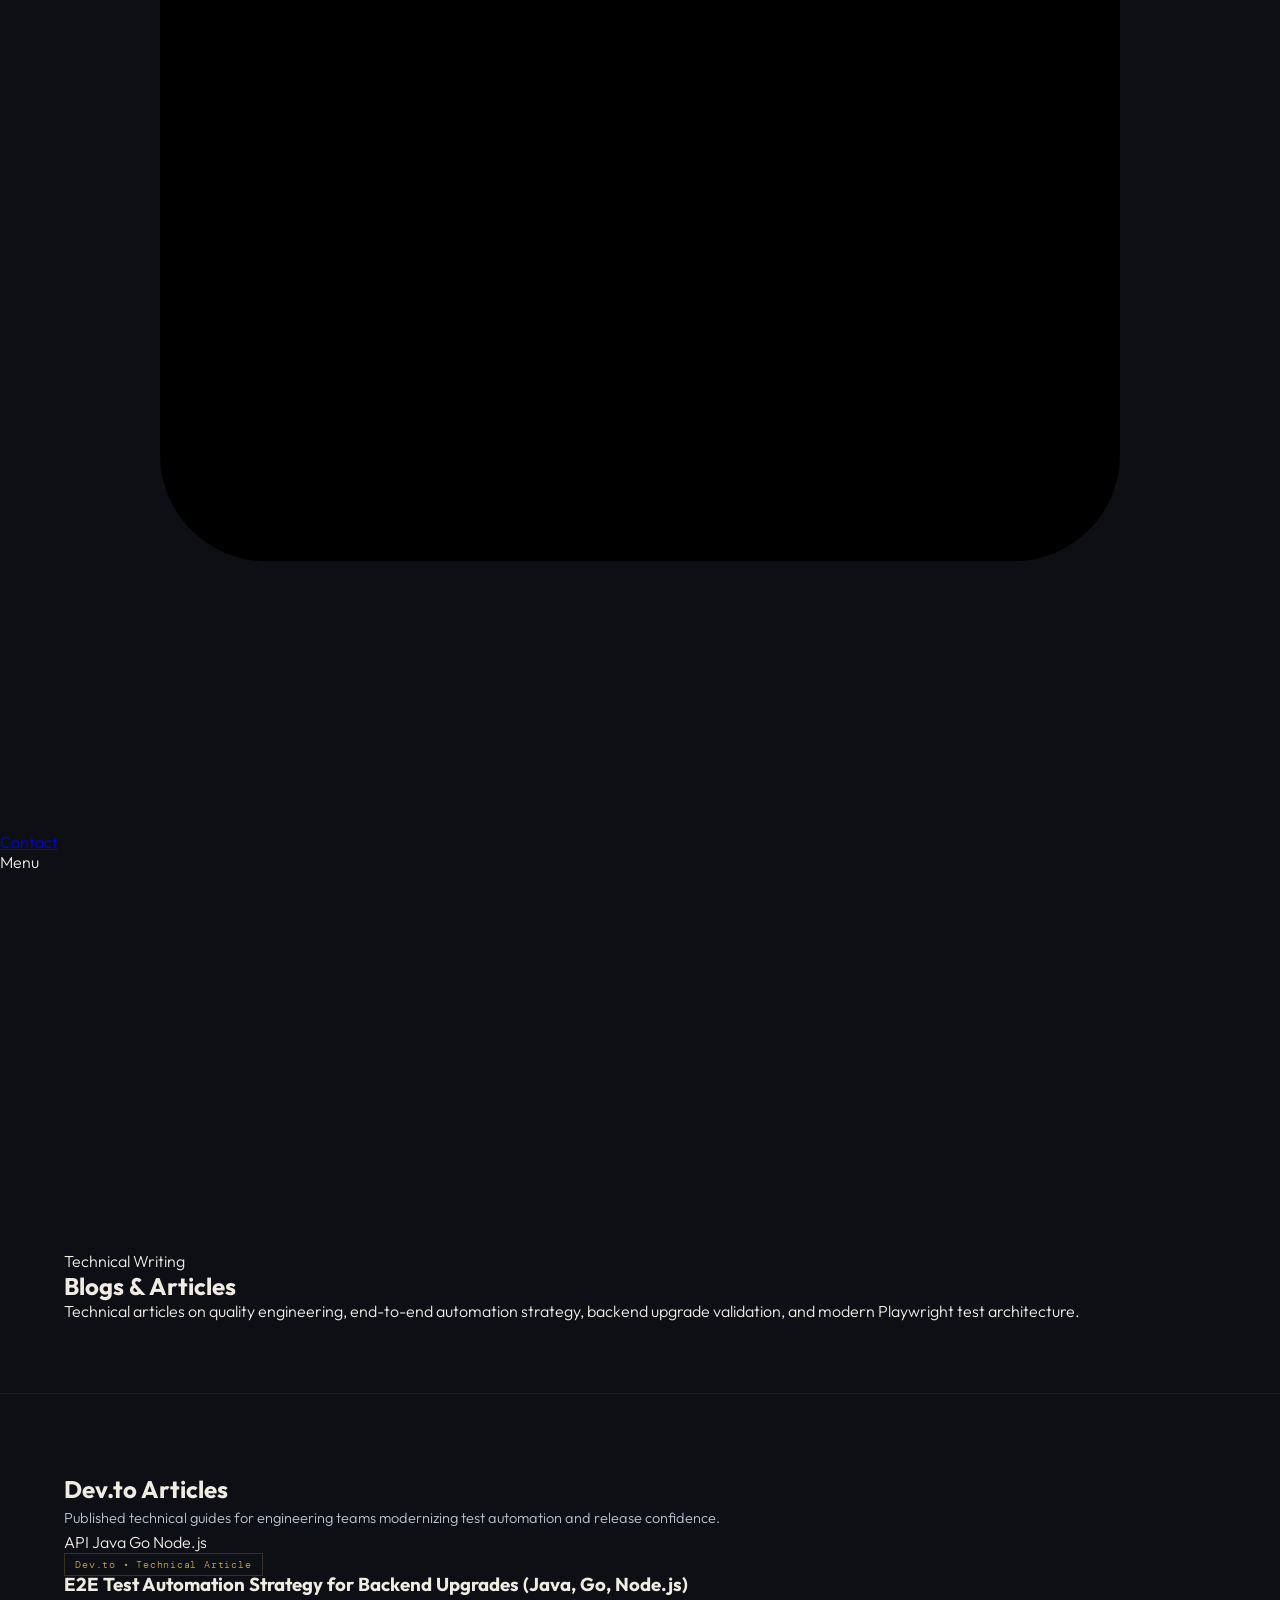
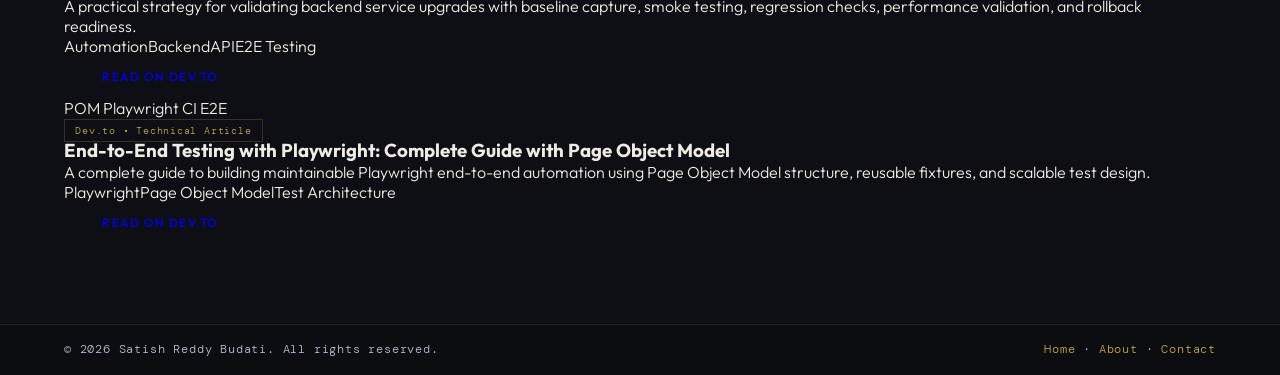
<file: blogs.html>
<!doctype html>
<html lang="en">
<head>
  <meta charset="utf-8">
  <meta name="viewport" content="width=device-width,initial-scale=1">
  <title>Blogs | Satish Reddy Budati</title>
  <meta name="description" content="Technical articles by Satish Reddy Budati on test automation, backend upgrade validation, and Playwright end-to-end testing.">
  <link rel="stylesheet" href="assets/styles.css">
</head>
<body>
<header class="topbar"><nav class="nav"><a class="brand" href="index.html"><span class="mark">SB</span><span>Satish Reddy Budati<small>Professional Portfolio</small></span></a><div class="links"><a href="index.html"><svg class="nav-icon" viewBox="0 0 24 24" aria-hidden="true"><path d="m3 10.5 9-7 9 7"></path><path d="M5 10v10h14V10"></path><path d="M9 20v-6h6v6"></path></svg>Home</a><a href="about.html"><svg class="nav-icon" viewBox="0 0 24 24" aria-hidden="true"><path d="M20 21a8 8 0 0 0-16 0"></path><circle cx="12" cy="7" r="4"></circle></svg>About</a><a href="innovation.html"><svg class="nav-icon" viewBox="0 0 24 24" aria-hidden="true"><path d="M9 18h6"></path><path d="M10 22h4"></path><path d="M8.2 14a6 6 0 1 1 7.6 0c-.8.6-.8 1.5-.8 2H9c0-.5 0-1.4-.8-2Z"></path></svg>Invention and Innovation</a><a href="consultancy.html"><svg class="nav-icon" viewBox="0 0 24 24" aria-hidden="true"><rect x="3" y="7" width="18" height="13" rx="2"></rect><path d="M8 7V5a2 2 0 0 1 2-2h4a2 2 0 0 1 2 2v2"></path><path d="M3 13h18"></path></svg>Leadership &amp; Consulting</a><a href="inspiring-others.html"><svg class="nav-icon" viewBox="0 0 24 24" aria-hidden="true"><path d="M12 2 9.2 8.1 3 9l4.5 4.4L6.4 20 12 16.8 17.6 20l-1.1-6.6L21 9l-6.2-.9L12 2Z"></path></svg>Inspiration &amp; Recognitions</a><a href="public-influence.html"><svg class="nav-icon" viewBox="0 0 24 24" aria-hidden="true"><path d="M3 11v2a2 2 0 0 0 2 2h2l4 4v-6"></path><path d="M11 7v6l8-3V4l-8 3Z"></path><path d="M19 8a4 4 0 0 1 0 8"></path></svg>Public Influencer</a><a class="active" href="blogs.html"><svg class="nav-icon" viewBox="0 0 24 24" aria-hidden="true"><path d="M12 20h9"></path><path d="M16.5 3.5a2.1 2.1 0 0 1 3 3L7 19l-4 1 1-4Z"></path></svg>Blogs</a><a href="contact.html"><svg class="nav-icon" viewBox="0 0 24 24" aria-hidden="true"><rect x="3" y="5" width="18" height="14" rx="2"></rect><path d="m3 7 9 6 9-6"></path></svg>Contact</a></div><span class="mobile">Menu</span></nav></header>

<section class="page-hero">
  <div class="wrap">
    <div class="eyebrow">Technical Writing</div>
    <h1>Blogs &amp; Articles</h1>
    <p>Technical articles on quality engineering, end-to-end automation strategy, backend upgrade validation, and modern Playwright test architecture.</p>
  </div>
</section>

<section class="section blog-section">
  <div class="section-heading">
    <h2>Dev.to Articles</h2>
    <p class="lead">Published technical guides for engineering teams modernizing test automation and release confidence.</p>
  </div>

  <div class="blog-grid">
    <article class="blog-card">
      <div class="blog-visual backend">
        <span>API</span>
        <span>Java</span>
        <span>Go</span>
        <span>Node.js</span>
      </div>
      <div class="blog-content">
        <span class="tag">Dev.to • Technical Article</span>
        <h3>E2E Test Automation Strategy for Backend Upgrades (Java, Go, Node.js)</h3>
        <p>A practical strategy for validating backend service upgrades with baseline capture, smoke testing, regression checks, performance validation, and rollback readiness.</p>
        <div class="blog-meta"><span>Automation</span><span>Backend</span><span>API</span><span>E2E Testing</span></div>
        <a class="btn" href="https://dev.to/satish_reddybudati_42652/e2e-test-automation-strategy-for-backend-upgrades-java-go-nodejs-1ma8" target="_blank" rel="noopener">Read on Dev.to</a>
      </div>
    </article>

    <article class="blog-card">
      <div class="blog-visual playwright">
        <span>POM</span>
        <span>Playwright</span>
        <span>CI</span>
        <span>E2E</span>
      </div>
      <div class="blog-content">
        <span class="tag">Dev.to • Technical Article</span>
        <h3>End-to-End Testing with Playwright: Complete Guide with Page Object Model</h3>
        <p>A complete guide to building maintainable Playwright end-to-end automation using Page Object Model structure, reusable fixtures, and scalable test design.</p>
        <div class="blog-meta"><span>Playwright</span><span>Page Object Model</span><span>Test Architecture</span></div>
        <a class="btn" href="https://dev.to/satish_reddybudati_42652/end-to-end-testing-with-playwright-complete-guide-with-page-object-model-3nai" target="_blank" rel="noopener">Read on Dev.to</a>
      </div>
    </article>
  </div>
</section>

<footer class="footer"><div class="footer-inner"><div>&copy; 2026 Satish Reddy Budati. All rights reserved.</div><div><a href="index.html">Home</a> · <a href="about.html">About</a> · <a href="contact.html">Contact</a></div></div></footer>
</body>
</html>
</file>
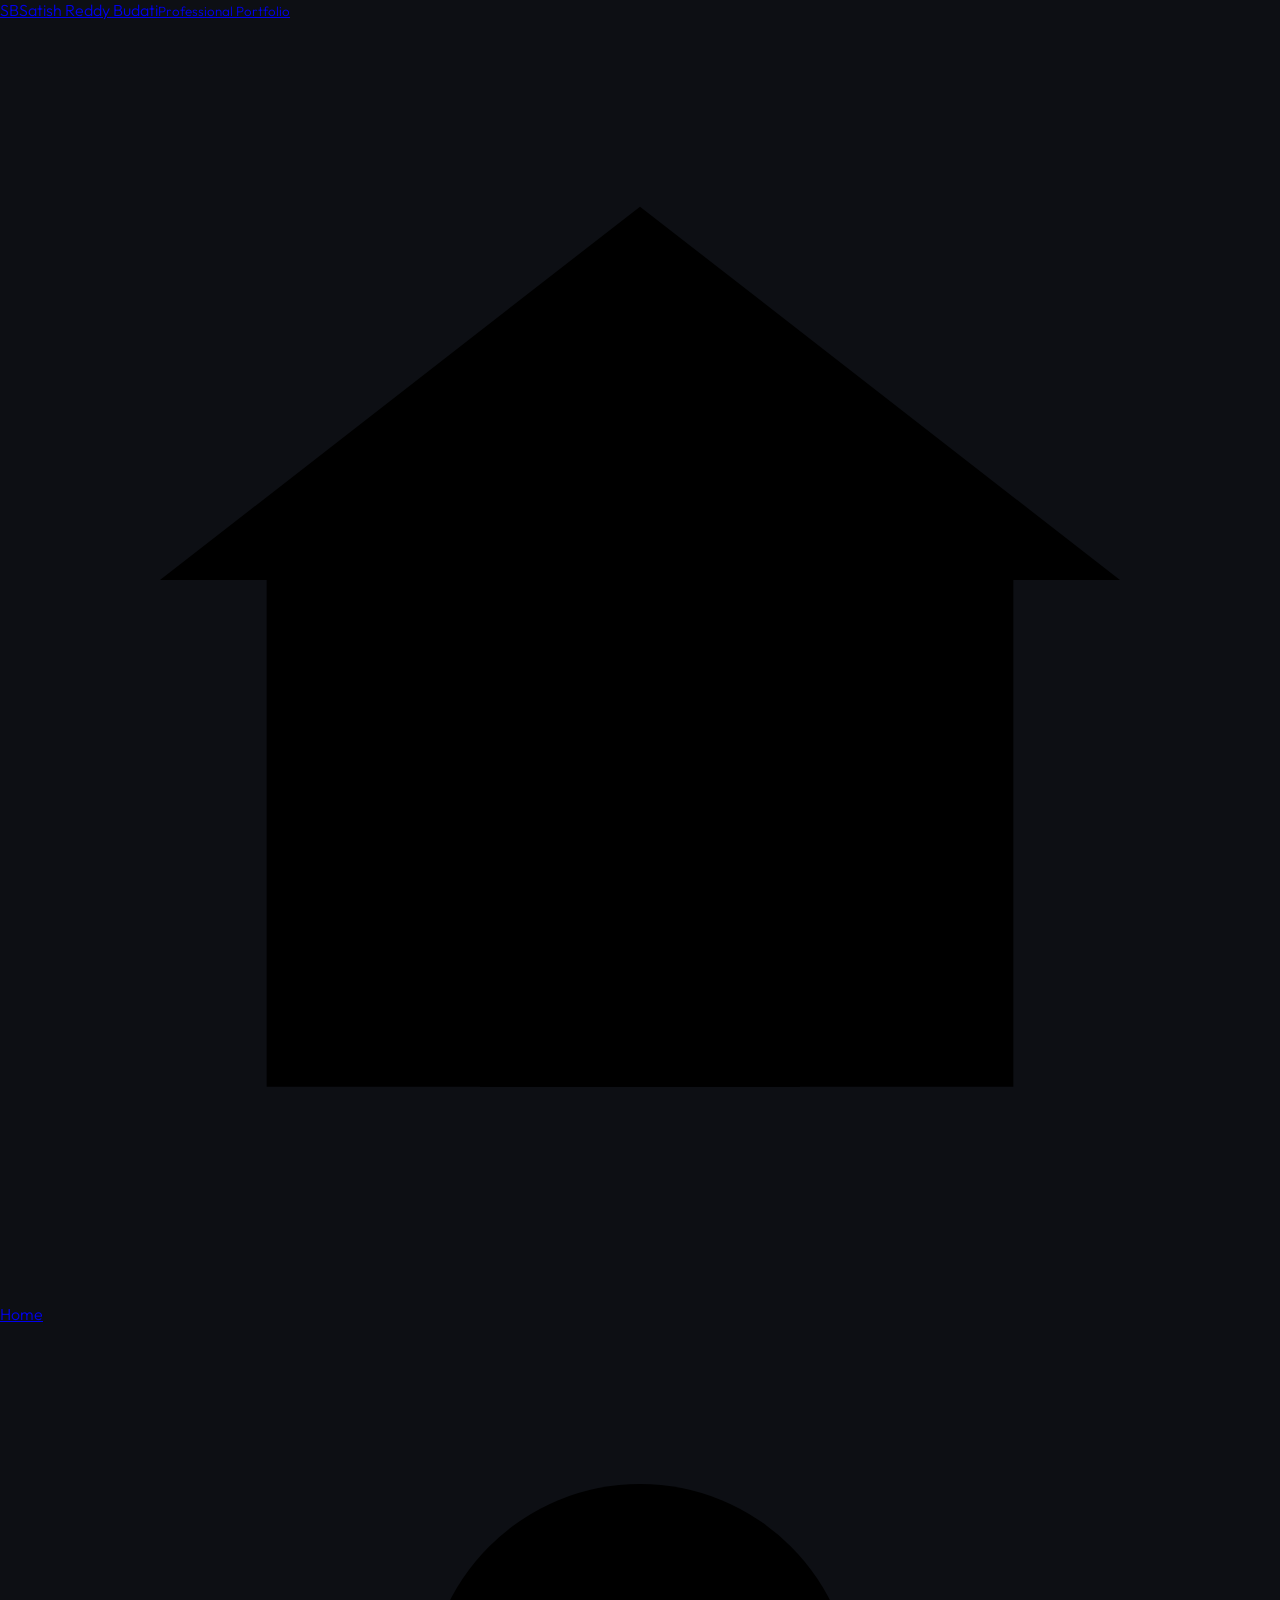
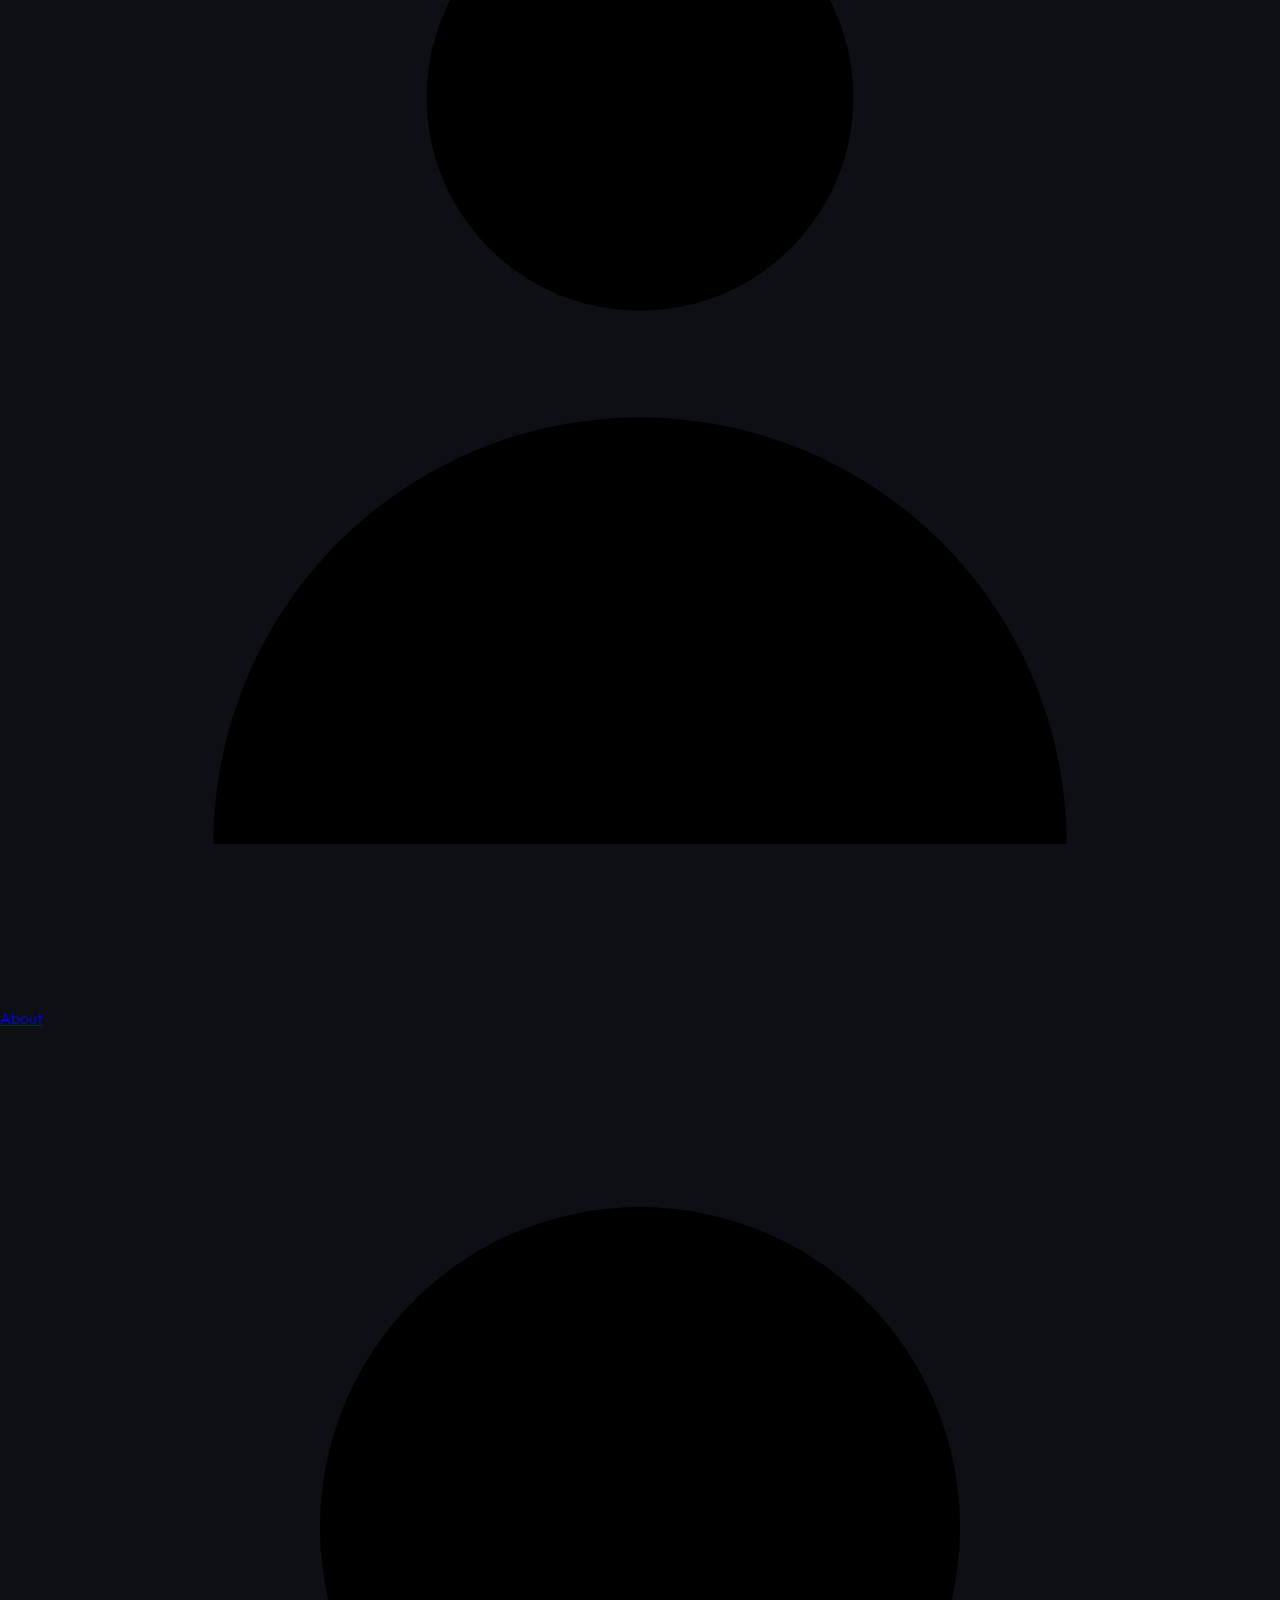
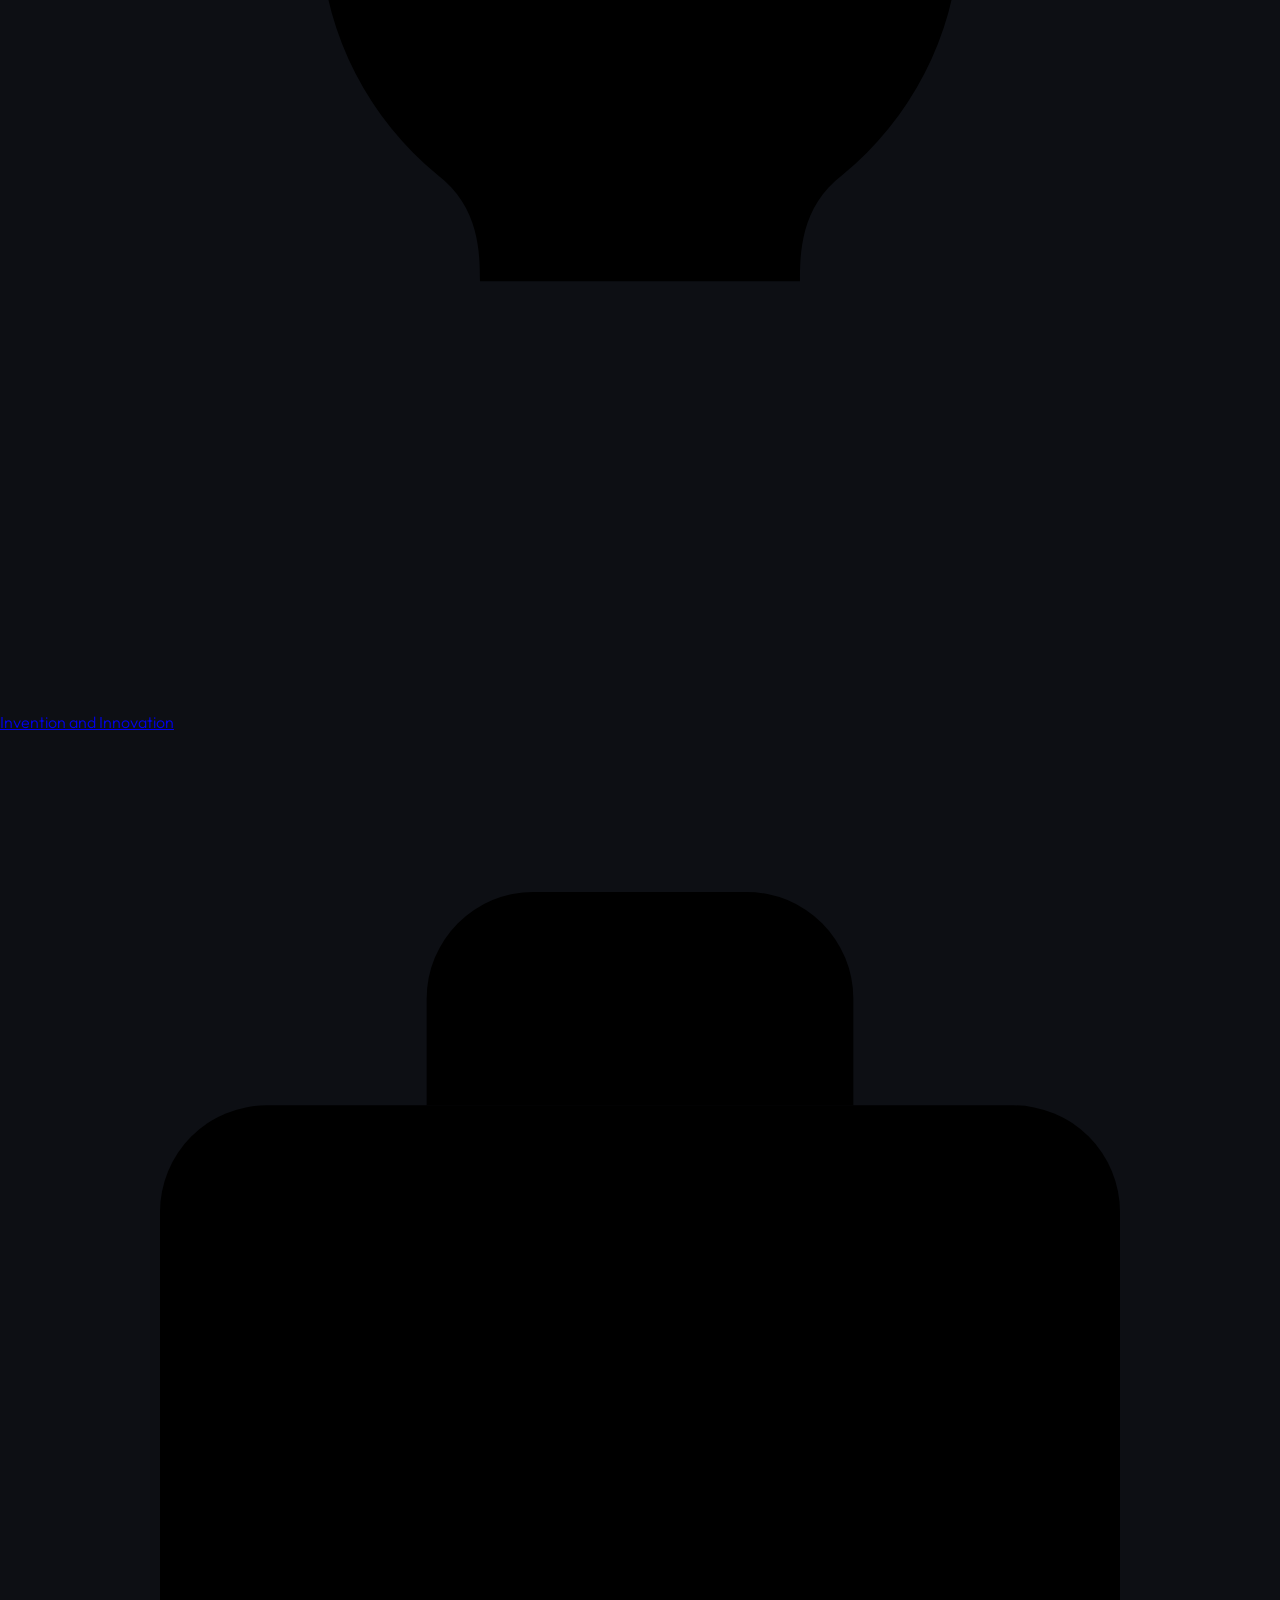
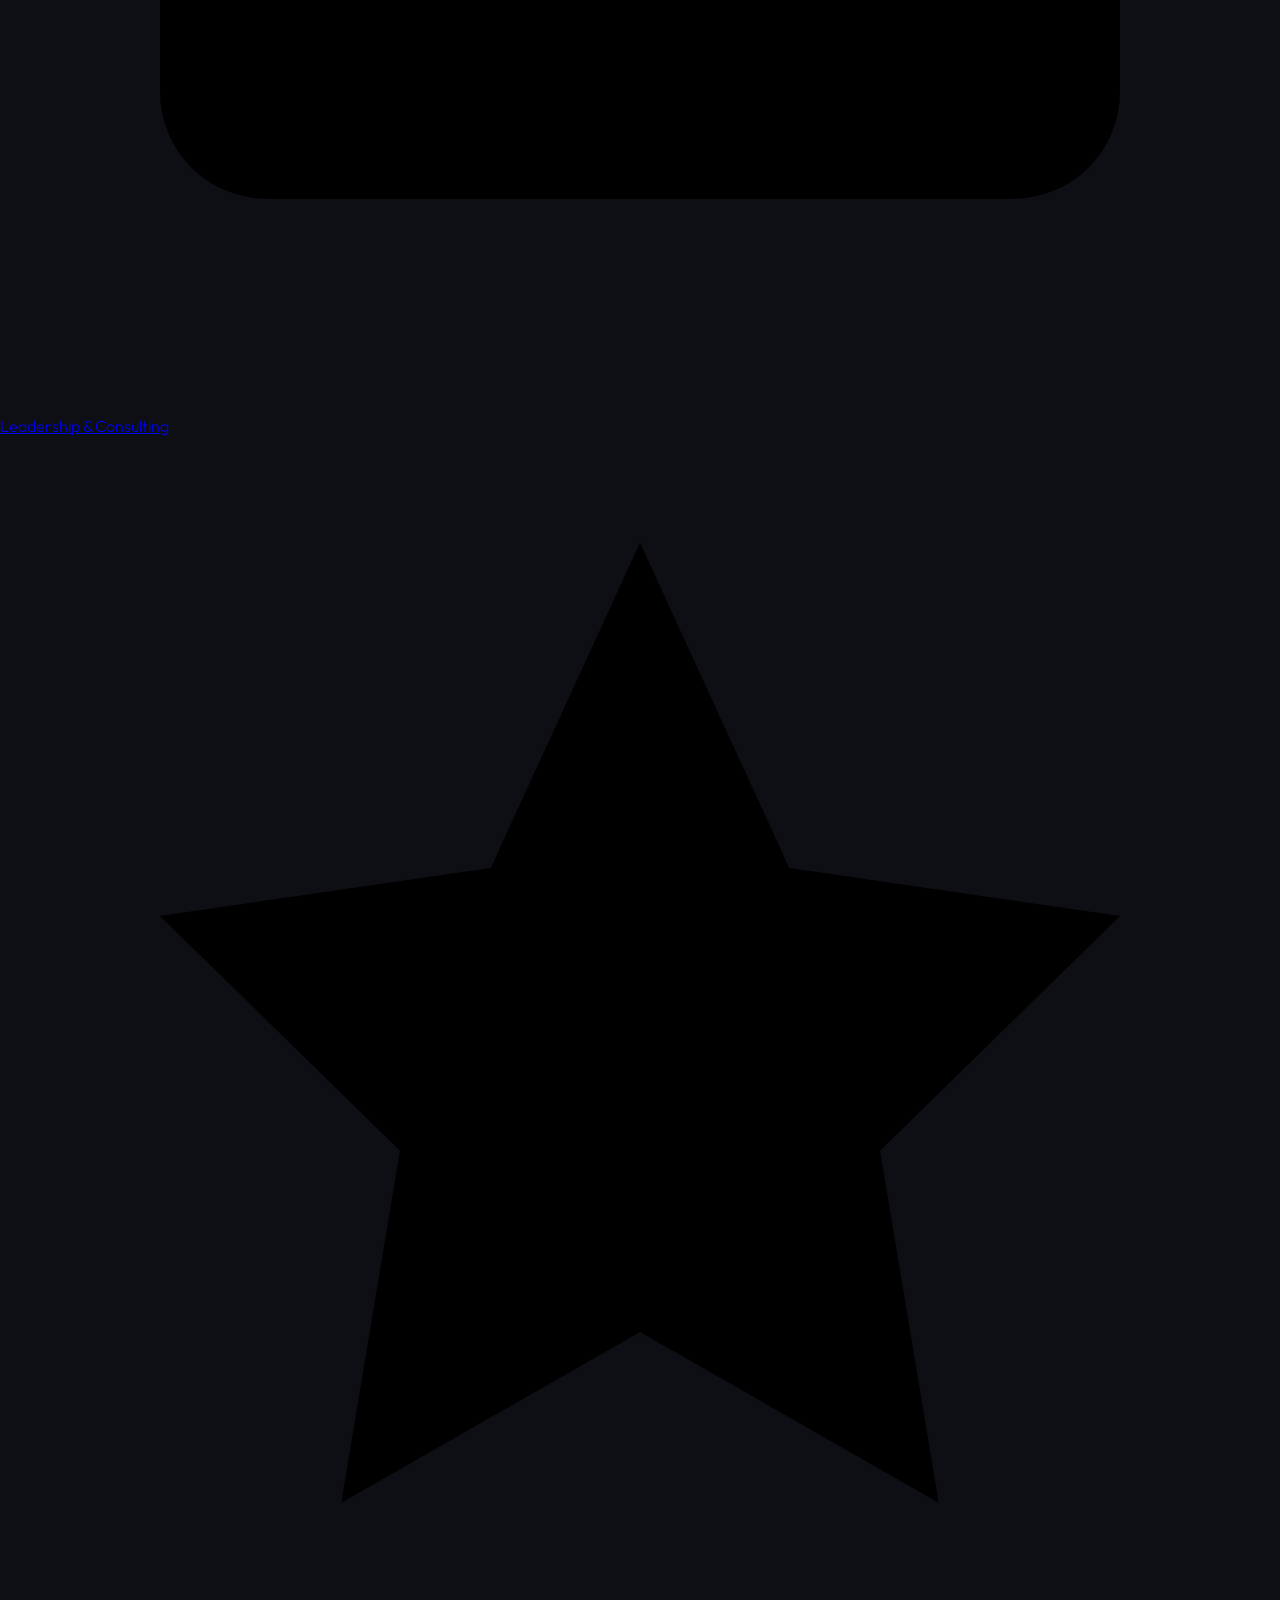
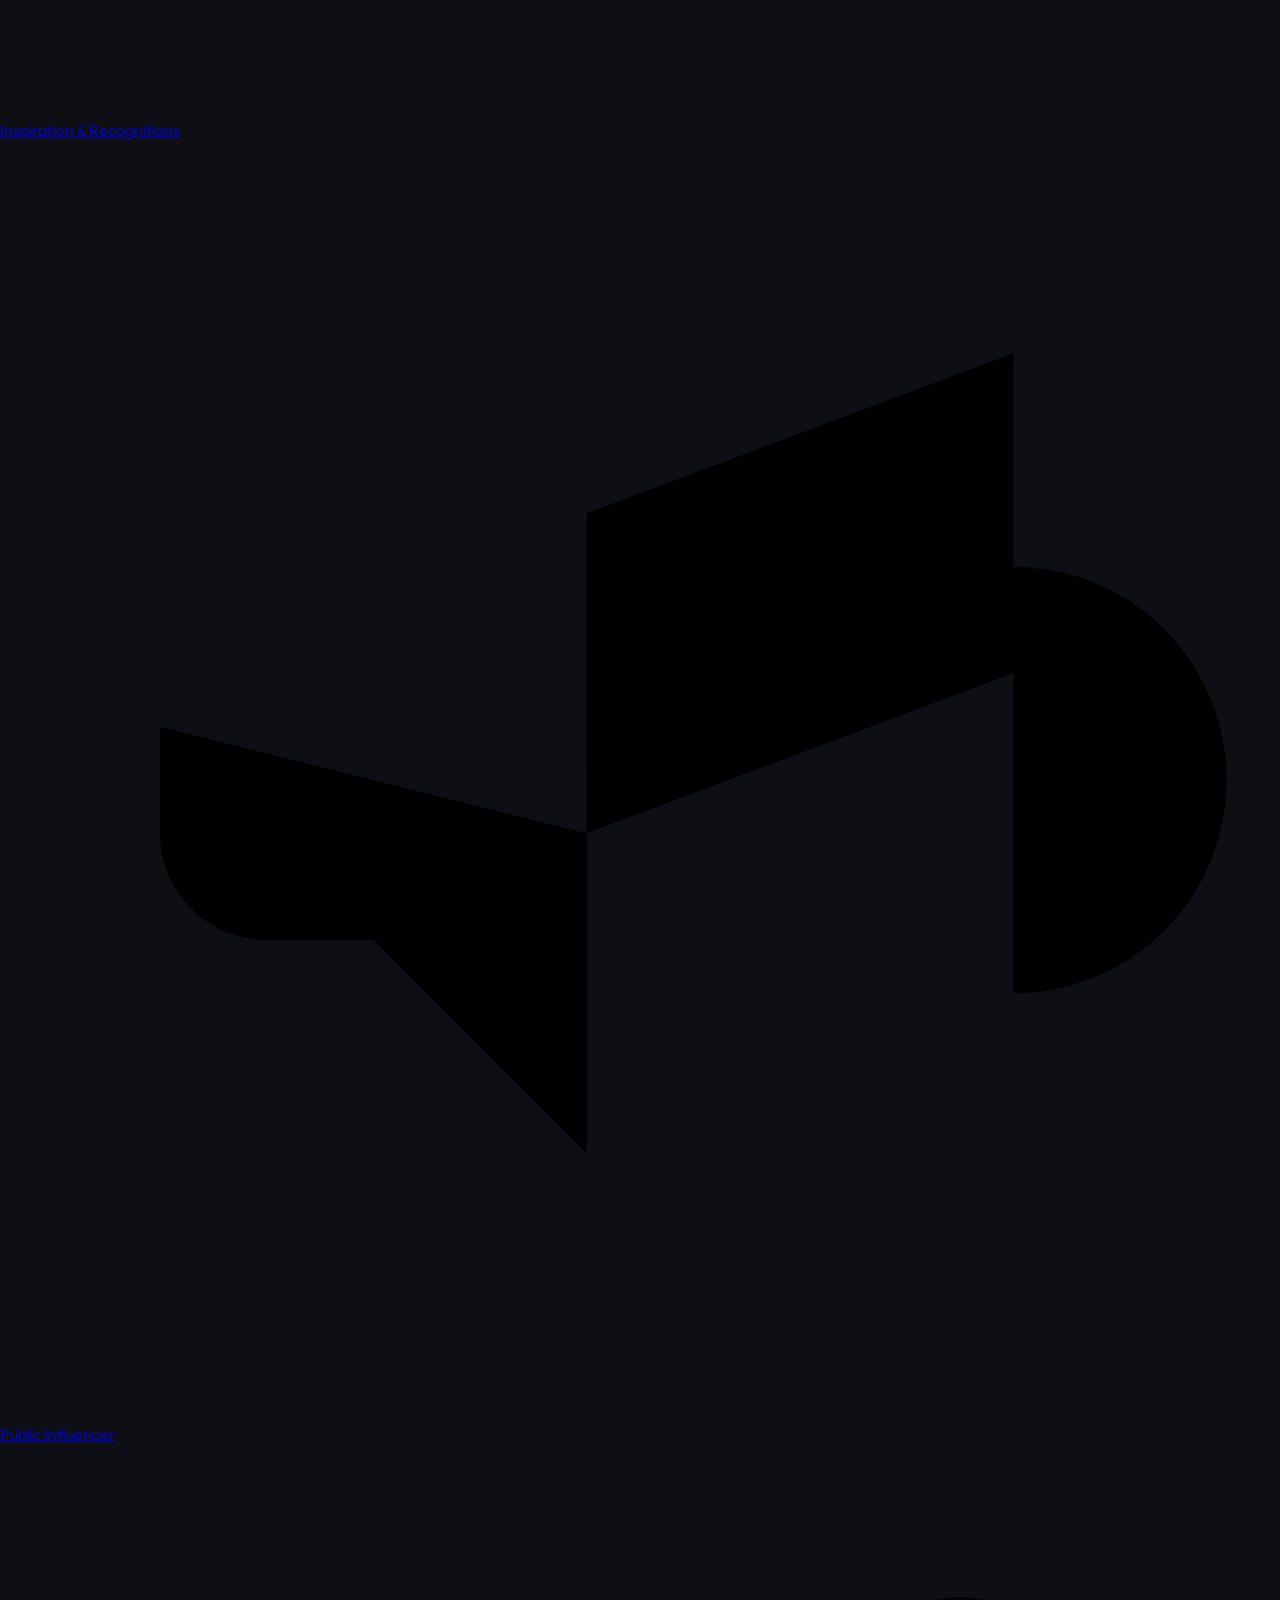
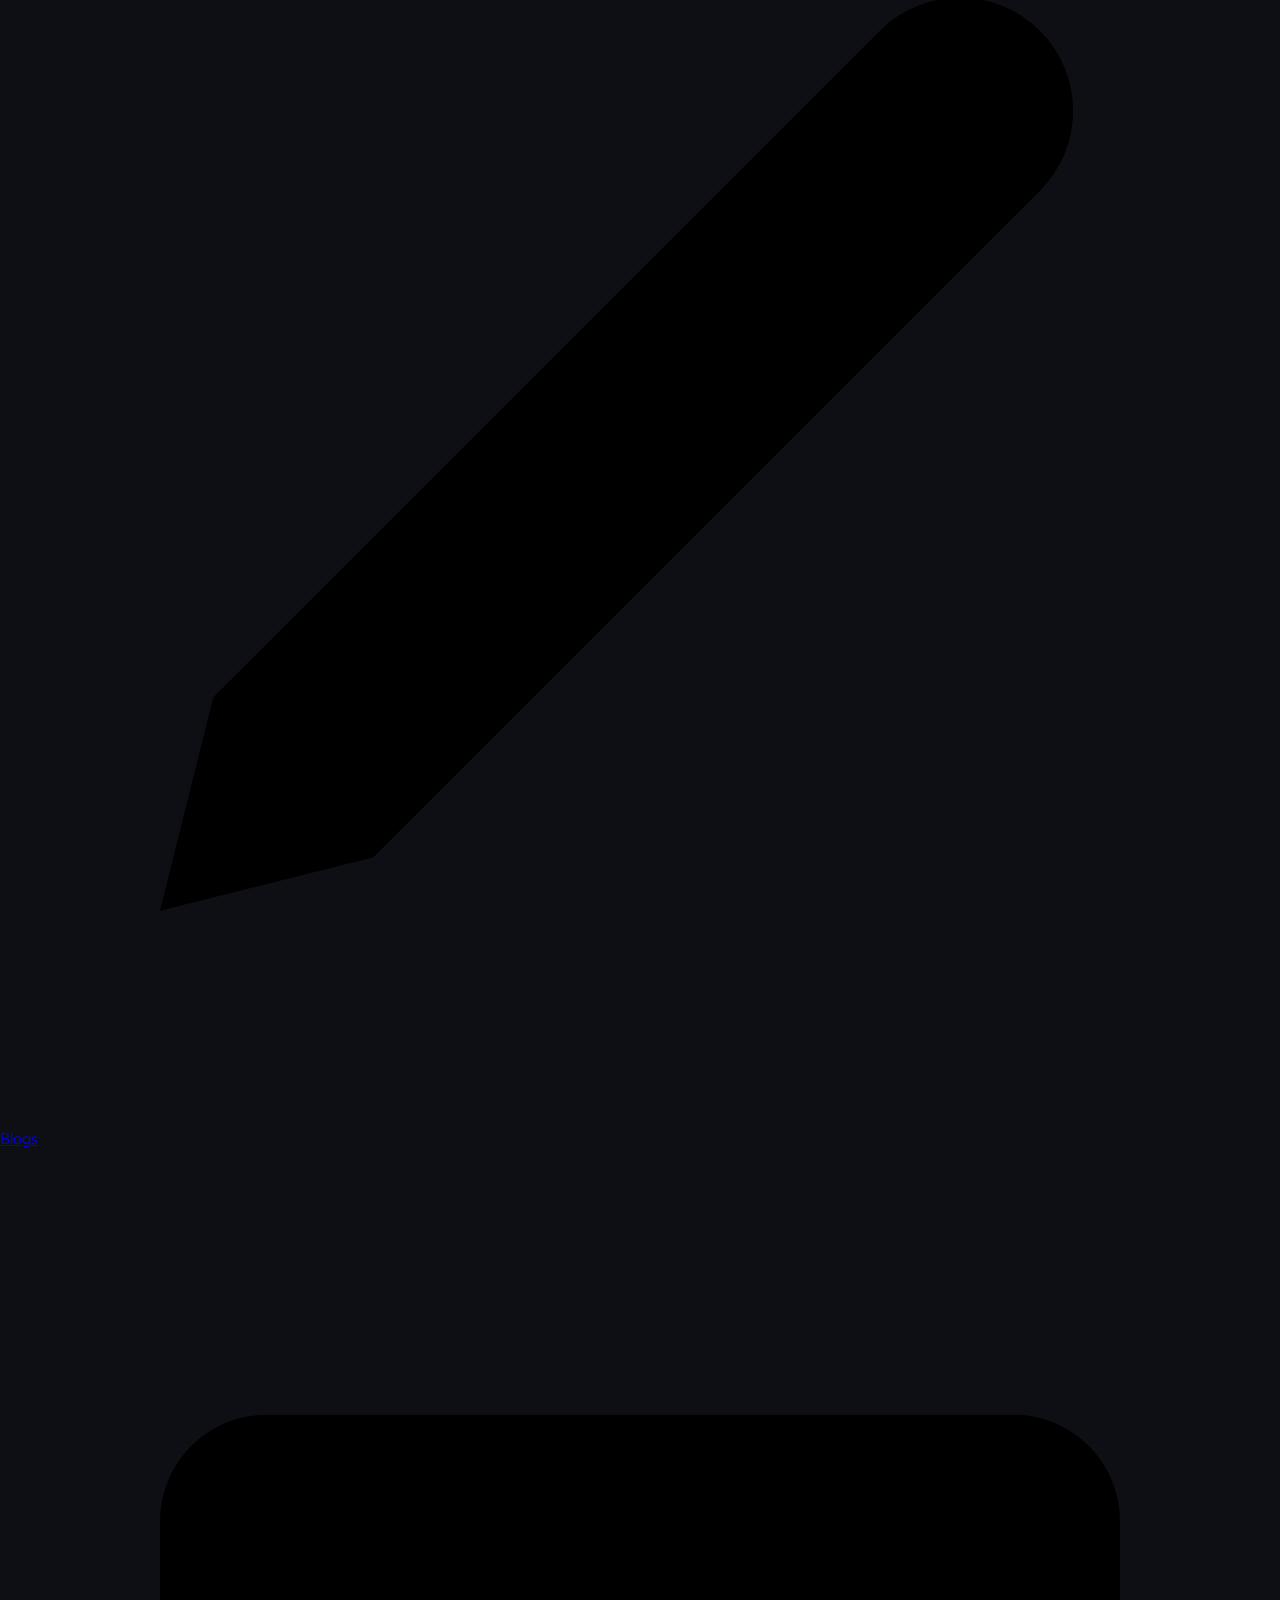
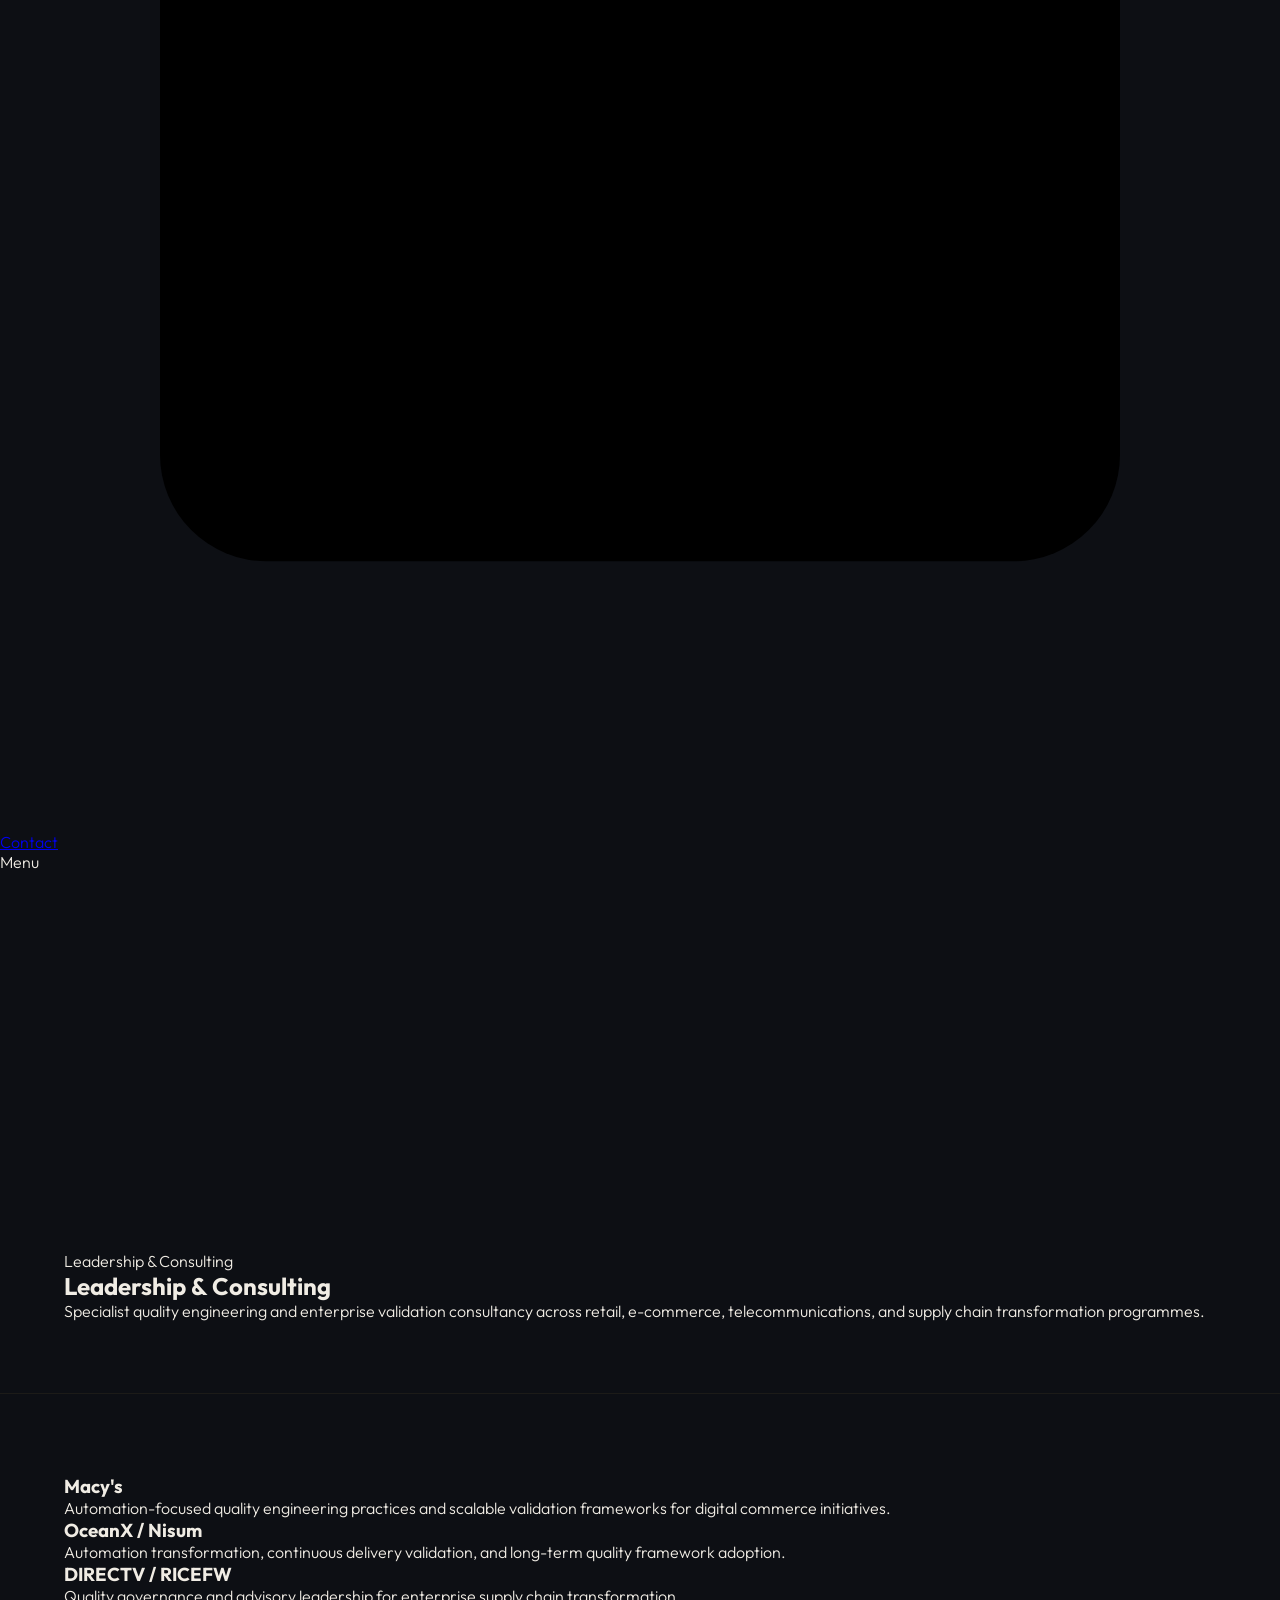
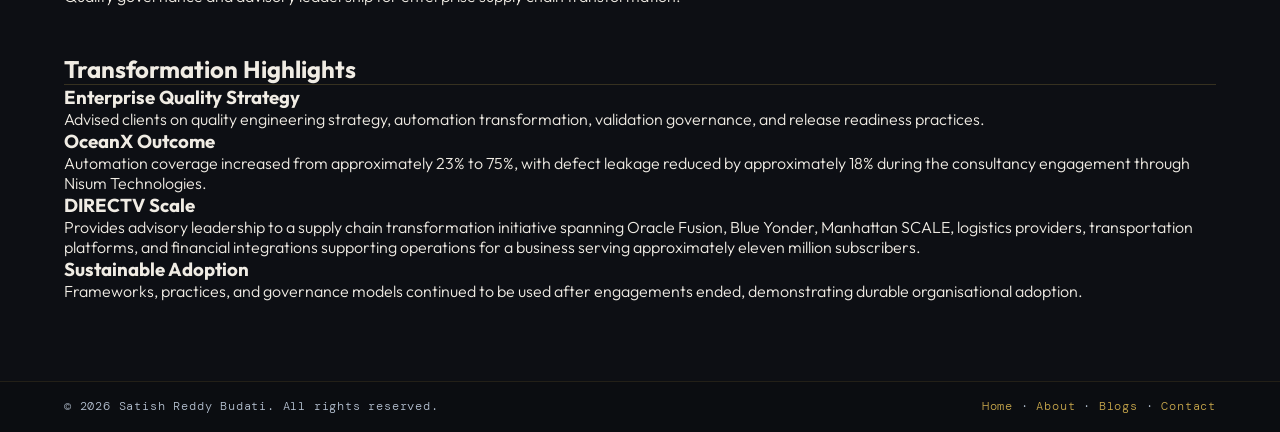
<file: consultancy.html>
<!doctype html><html lang="en"><head><meta charset="utf-8"><meta name="viewport" content="width=device-width,initial-scale=1"><title>Leadership & Consulting | Satish Reddy Budati</title><link rel="stylesheet" href="assets/styles.css"></head><body><header class="topbar"><nav class="nav"><a class="brand" href="index.html"><span class="mark">SB</span><span>Satish Reddy Budati<small>Professional Portfolio</small></span></a><div class="links"><a href="index.html"><svg class="nav-icon" viewBox="0 0 24 24" aria-hidden="true"><path d="m3 10.5 9-7 9 7"></path><path d="M5 10v10h14V10"></path><path d="M9 20v-6h6v6"></path></svg>Home</a><a href="about.html"><svg class="nav-icon" viewBox="0 0 24 24" aria-hidden="true"><path d="M20 21a8 8 0 0 0-16 0"></path><circle cx="12" cy="7" r="4"></circle></svg>About</a><a href="innovation.html"><svg class="nav-icon" viewBox="0 0 24 24" aria-hidden="true"><path d="M9 18h6"></path><path d="M10 22h4"></path><path d="M8.2 14a6 6 0 1 1 7.6 0c-.8.6-.8 1.5-.8 2H9c0-.5 0-1.4-.8-2Z"></path></svg>Invention and Innovation</a><a class="active" href="consultancy.html"><svg class="nav-icon" viewBox="0 0 24 24" aria-hidden="true"><rect x="3" y="7" width="18" height="13" rx="2"></rect><path d="M8 7V5a2 2 0 0 1 2-2h4a2 2 0 0 1 2 2v2"></path><path d="M3 13h18"></path></svg>Leadership &amp; Consulting</a><a href="inspiring-others.html"><svg class="nav-icon" viewBox="0 0 24 24" aria-hidden="true"><path d="M12 2 9.2 8.1 3 9l4.5 4.4L6.4 20 12 16.8 17.6 20l-1.1-6.6L21 9l-6.2-.9L12 2Z"></path></svg>Inspiration &amp; Recognitions</a><a href="public-influence.html"><svg class="nav-icon" viewBox="0 0 24 24" aria-hidden="true"><path d="M3 11v2a2 2 0 0 0 2 2h2l4 4v-6"></path><path d="M11 7v6l8-3V4l-8 3Z"></path><path d="M19 8a4 4 0 0 1 0 8"></path></svg>Public Influencer</a><a href="blogs.html"><svg class="nav-icon" viewBox="0 0 24 24" aria-hidden="true"><path d="M12 20h9"></path><path d="M16.5 3.5a2.1 2.1 0 0 1 3 3L7 19l-4 1 1-4Z"></path></svg>Blogs</a><a href="contact.html"><svg class="nav-icon" viewBox="0 0 24 24" aria-hidden="true"><rect x="3" y="5" width="18" height="14" rx="2"></rect><path d="m3 7 9 6 9-6"></path></svg>Contact</a></div><span class="mobile">Menu</span></nav></header><section class="page-hero"><div class="wrap"><div class="eyebrow">Leadership & Consulting</div><h1>Leadership &amp; Consulting</h1><p>Specialist quality engineering and enterprise validation consultancy across retail, e-commerce, telecommunications, and supply chain transformation programmes.</p></div></section><section class="section"><div class="grid3"><article class="card"><h3>Macy's</h3><p>Automation-focused quality engineering practices and scalable validation frameworks for digital commerce initiatives.</p></article><article class="card"><h3>OceanX / Nisum</h3><p>Automation transformation, continuous delivery validation, and long-term quality framework adoption.</p></article><article class="card"><h3>DIRECTV / RICEFW</h3><p>Quality governance and advisory leadership for enterprise supply chain transformation.</p></article></div><h2 style="margin-top:48px">Transformation Highlights</h2><div class="timeline"><div class="item"><h3>Enterprise Quality Strategy</h3><p>Advised clients on quality engineering strategy, automation transformation, validation governance, and release readiness practices.</p></div><div class="item"><h3>OceanX Outcome</h3><p>Automation coverage increased from approximately 23% to 75%, with defect leakage reduced by approximately 18% during the consultancy engagement through Nisum Technologies.</p></div><div class="item"><h3>DIRECTV Scale</h3><p>Provides advisory leadership to a supply chain transformation initiative spanning Oracle Fusion, Blue Yonder, Manhattan SCALE, logistics providers, transportation platforms, and financial integrations supporting operations for a business serving approximately eleven million subscribers.</p></div><div class="item"><h3>Sustainable Adoption</h3><p>Frameworks, practices, and governance models continued to be used after engagements ended, demonstrating durable organisational adoption.</p></div></div></section><footer class="footer"><div class="footer-inner"><div>&copy; 2026 Satish Reddy Budati. All rights reserved.</div><div><a href="index.html">Home</a> · <a href="about.html">About</a> · <a href="blogs.html">Blogs</a> · <a href="contact.html">Contact</a></div></div></footer></body></html>
</file>
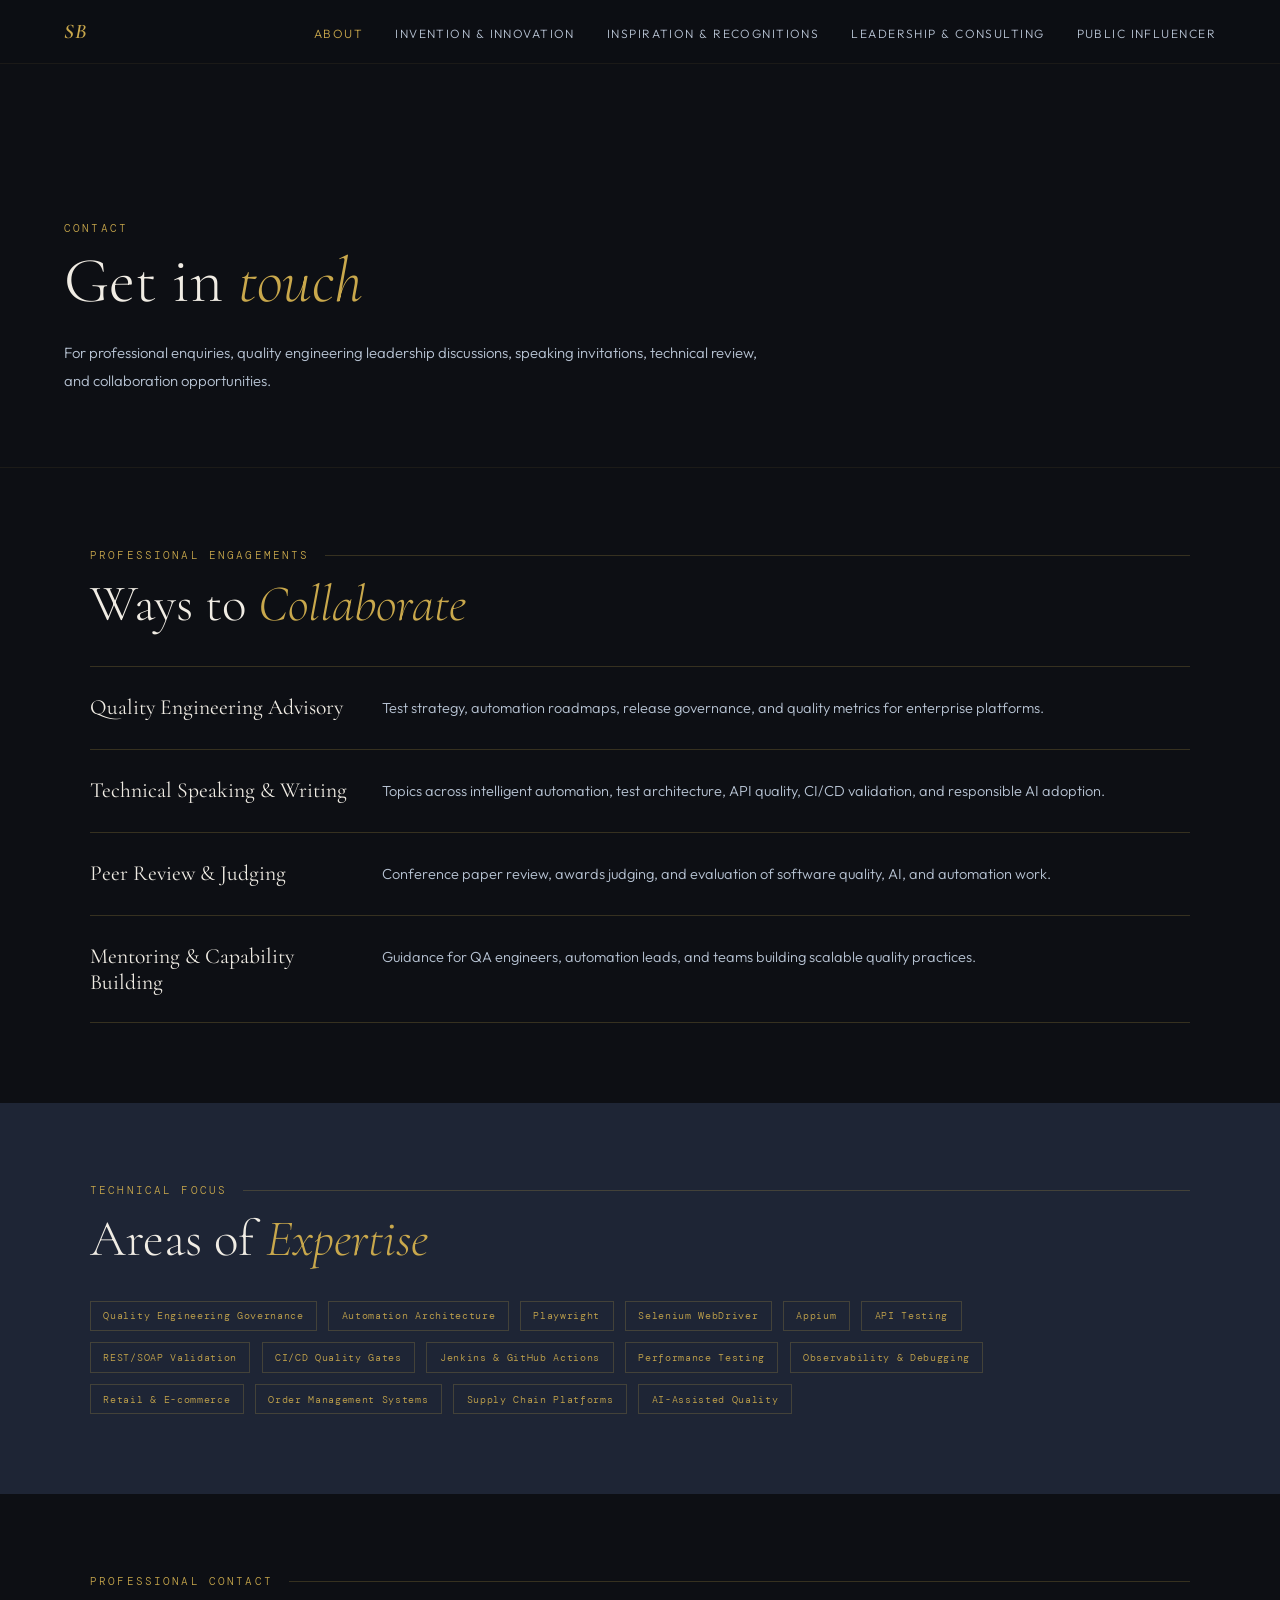
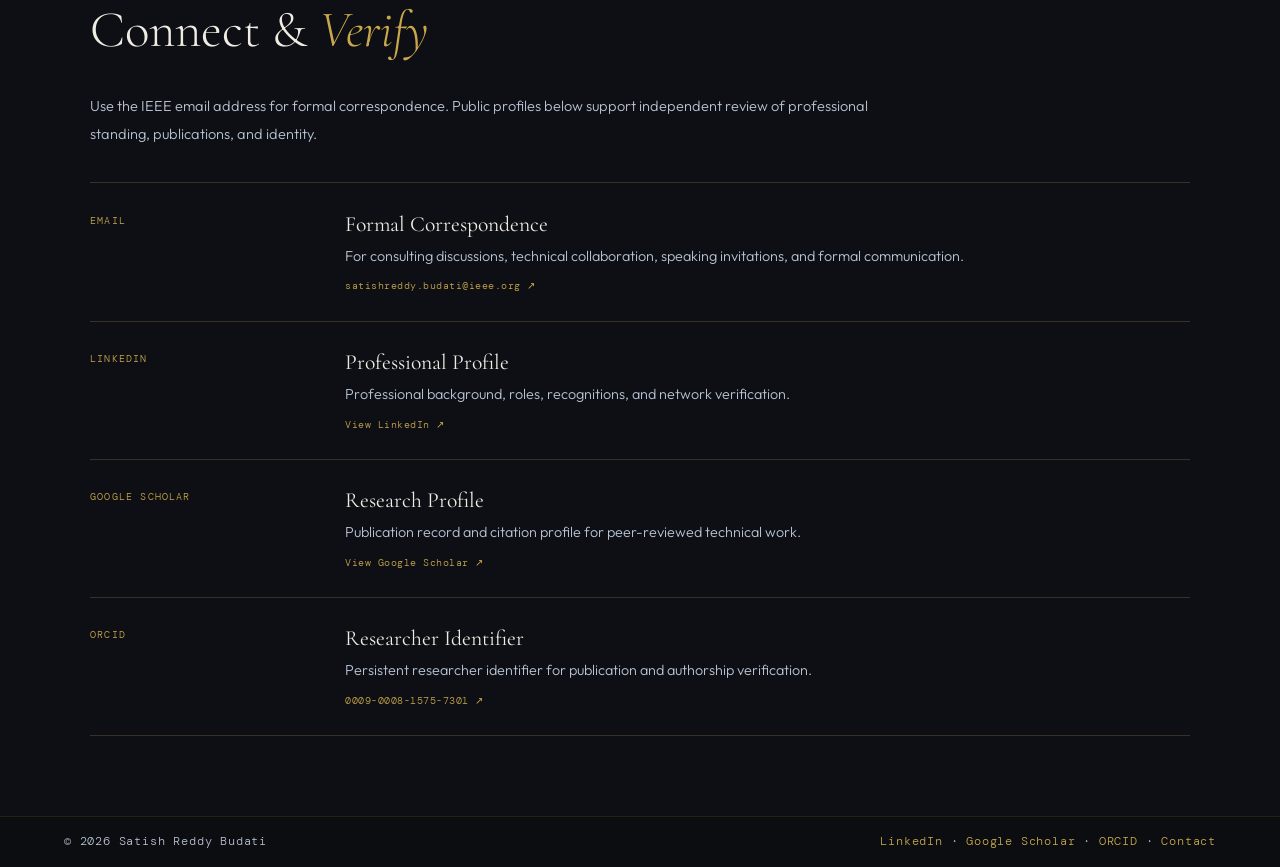
<file: contact.html>
<!doctype html>
<html lang="en">
<head>
<meta charset="utf-8">
<meta name="viewport" content="width=device-width,initial-scale=1,viewport-fit=cover">
<title>Contact | Satish Reddy Budati</title>
<meta name="description" content="Professional contact and verification profiles for Satish Reddy Budati.">
<link rel="stylesheet" href="assets/styles.css">
</head>
<body>
<nav class="site-nav">
  <a href="index.html" class="nav-logo" aria-label="Satish Reddy Budati home">SB</a>
  <ul class="nav-links">
    <li><a class="active" href="about.html">About</a></li>
    <li><a href="innovation.html">Invention & Innovation</a></li>
    <li><a href="inspiration-recognition.html">Inspiration & Recognitions</a></li>
    <li><a href="leadership-consulting.html">Leadership & Consulting</a></li>
    <li><a href="public-influencer.html">Public Influencer</a></li>
  </ul>
  <button class="hamburger" aria-label="Open menu" onclick="document.getElementById('mnav').classList.add('open')">
    <span></span><span></span><span></span>
  </button>
</nav>
<div class="mobile-nav" id="mnav">
  <button class="mobile-close" aria-label="Close menu" onclick="document.getElementById('mnav').classList.remove('open')">✕</button>
  <a href="about.html">About</a>
  <a href="innovation.html">Invention & Innovation</a>
  <a href="inspiration-recognition.html">Inspiration & Recognitions</a>
  <a href="leadership-consulting.html">Leadership & Consulting</a>
  <a href="public-influencer.html">Public Influencer</a>
</div>

<section class="page-hero contact-hero">
  <div class="page-hero-inner">
    <div class="kicker">Contact</div>
    <h1 class="page-title">Get in <em>touch</em></h1>
    <p class="page-intro">For professional enquiries, quality engineering leadership discussions, speaking invitations, technical review, and collaboration opportunities.</p>
  </div>
</section>

<section class="section contact-section-new">
  <div class="si">
    <div class="slabel">Professional Engagements</div>
    <h2 class="stitle">Ways to <em>Collaborate</em></h2>

    <div class="clean-list contact-list">
      <div class="clean-row">
        <h3>Quality Engineering Advisory</h3>
        <p>Test strategy, automation roadmaps, release governance, and quality metrics for enterprise platforms.</p>
      </div>
      <div class="clean-row">
        <h3>Technical Speaking &amp; Writing</h3>
        <p>Topics across intelligent automation, test architecture, API quality, CI/CD validation, and responsible AI adoption.</p>
      </div>
      <div class="clean-row">
        <h3>Peer Review &amp; Judging</h3>
        <p>Conference paper review, awards judging, and evaluation of software quality, AI, and automation work.</p>
      </div>
      <div class="clean-row">
        <h3>Mentoring &amp; Capability Building</h3>
        <p>Guidance for QA engineers, automation leads, and teams building scalable quality practices.</p>
      </div>
    </div>
  </div>
</section>

<section class="section alt contact-section-new">
  <div class="si">
    <div class="slabel">Technical Focus</div>
    <h2 class="stitle">Areas of <em>Expertise</em></h2>
    <div class="contact-tags">
      <span>Quality Engineering Governance</span>
      <span>Automation Architecture</span>
      <span>Playwright</span>
      <span>Selenium WebDriver</span>
      <span>Appium</span>
      <span>API Testing</span>
      <span>REST/SOAP Validation</span>
      <span>CI/CD Quality Gates</span>
      <span>Jenkins &amp; GitHub Actions</span>
      <span>Performance Testing</span>
      <span>Observability &amp; Debugging</span>
      <span>Retail &amp; E-commerce</span>
      <span>Order Management Systems</span>
      <span>Supply Chain Platforms</span>
      <span>AI-Assisted Quality</span>
    </div>
  </div>
</section>

<section class="section contact-section-new">
  <div class="si">
    <div class="slabel">Professional Contact</div>
    <h2 class="stitle">Connect &amp; <em>Verify</em></h2>
    <p class="lead contact-lead">Use the IEEE email address for formal correspondence. Public profiles below support independent review of professional standing, publications, and identity.</p>

    <div class="contact-profile-list">
      <div class="contact-profile-row primary">
        <div class="contact-profile-label">Email</div>
        <div class="contact-profile-body">
          <h3>Formal Correspondence</h3>
          <p>For consulting discussions, technical collaboration, speaking invitations, and formal communication.</p>
          <a href="mailto:satishreddy.budati@ieee.org">satishreddy.budati@ieee.org ↗</a>
        </div>
      </div>

      <div class="contact-profile-row">
        <div class="contact-profile-label">LinkedIn</div>
        <div class="contact-profile-body">
          <h3>Professional Profile</h3>
          <p>Professional background, roles, recognitions, and network verification.</p>
          <a href="https://www.linkedin.com/in/satish-budati/" target="_blank" rel="noopener">View LinkedIn ↗</a>
        </div>
      </div>

      <div class="contact-profile-row">
        <div class="contact-profile-label">Google Scholar</div>
        <div class="contact-profile-body">
          <h3>Research Profile</h3>
          <p>Publication record and citation profile for peer-reviewed technical work.</p>
          <a href="https://scholar.google.com/citations?hl=en&amp;user=waVudkwAAAAJ" target="_blank" rel="noopener">View Google Scholar ↗</a>
        </div>
      </div>

      <div class="contact-profile-row">
        <div class="contact-profile-label">ORCID</div>
        <div class="contact-profile-body">
          <h3>Researcher Identifier</h3>
          <p>Persistent researcher identifier for publication and authorship verification.</p>
          <a href="https://orcid.org/0009-0008-1575-7301" target="_blank" rel="noopener">0009-0008-1575-7301 ↗</a>
        </div>
      </div>
    </div>
  </div>
</section>

<footer class="footer">
  <div class="footer-inner">
    <div>© 2026 Satish Reddy Budati</div>
    <div>
      <a href="https://www.linkedin.com/in/satish-budati/" target="_blank" rel="noopener">LinkedIn</a>
      ·
      <a href="https://scholar.google.com/citations?hl=en&amp;user=waVudkwAAAAJ" target="_blank" rel="noopener">Google Scholar</a>
      ·
      <a href="https://orcid.org/0009-0008-1575-7301" target="_blank" rel="noopener">ORCID</a>
      ·
      <a href="contact.html">Contact</a>
    </div>
  </div>
</footer>
<script src="assets/site.js"></script>
</body>
</html>
</file>
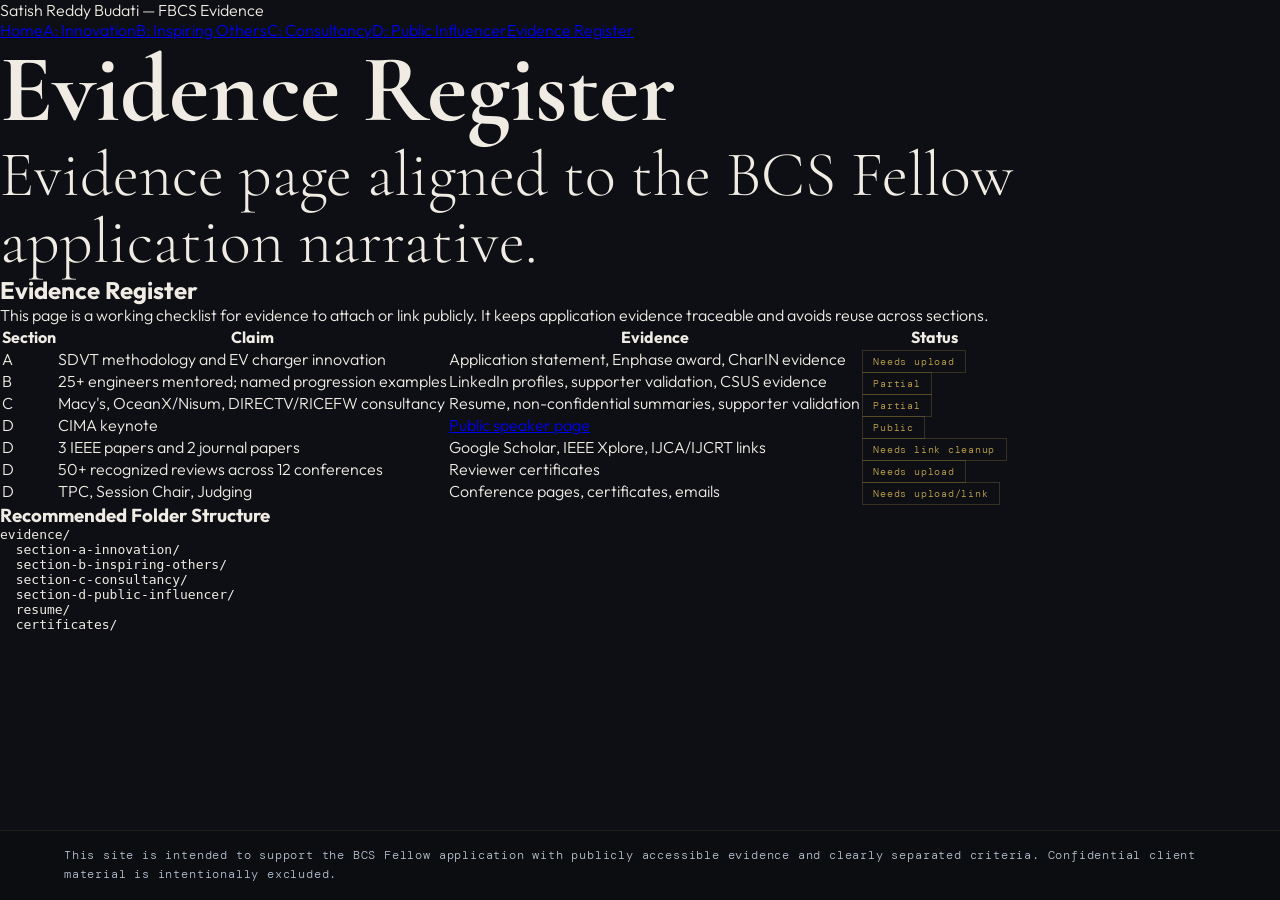
<file: evidence-register.html>
<!doctype html><html lang="en"><head><meta charset="utf-8"><meta name="viewport" content="width=device-width, initial-scale=1"><title>Evidence Register | Satish Reddy Budati FBCS Evidence</title><meta name="description" content="BCS Fellow supporting evidence for Satish Reddy Budati"><link rel="stylesheet" href="assets/styles.css"></head><body><header class="topbar"><nav class="nav"><div class="brand">Satish Reddy Budati — FBCS Evidence</div><div class="links"><a href="index.html">Home</a><a href="innovation.html">A: Innovation</a><a href="inspiring-others.html">B: Inspiring Others</a><a href="consultancy.html">C: Consultancy</a><a href="public-influence.html">D: Public Influencer</a><a href="evidence-register.html">Evidence Register</a></div></nav></header><section class="page-title"><div class="page-title-inner"><h1>Evidence Register</h1><p class="meta">Evidence page aligned to the BCS Fellow application narrative.</p></div></section><main class="container">
<h2>Evidence Register</h2>
<p>This page is a working checklist for evidence to attach or link publicly. It keeps application evidence traceable and avoids reuse across sections.</p>
<table class="evidence-table"><tr><th>Section</th><th>Claim</th><th>Evidence</th><th>Status</th></tr>
<tr><td>A</td><td>SDVT methodology and EV charger innovation</td><td>Application statement, Enphase award, CharIN evidence</td><td><span class="tag status-private">Needs upload</span></td></tr>
<tr><td>B</td><td>25+ engineers mentored; named progression examples</td><td>LinkedIn profiles, supporter validation, CSUS evidence</td><td><span class="tag status-private">Partial</span></td></tr>
<tr><td>C</td><td>Macy's, OceanX/Nisum, DIRECTV/RICEFW consultancy</td><td>Resume, non-confidential summaries, supporter validation</td><td><span class="tag status-private">Partial</span></td></tr>
<tr><td>D</td><td>CIMA keynote</td><td><a href="https://www.scrs.in/conference/CIMA2026/speaker/talk/22990" target="_blank">Public speaker page</a></td><td><span class="tag status-public">Public</span></td></tr>
<tr><td>D</td><td>3 IEEE papers and 2 journal papers</td><td>Google Scholar, IEEE Xplore, IJCA/IJCRT links</td><td><span class="tag status-public">Needs link cleanup</span></td></tr>
<tr><td>D</td><td>50+ recognized reviews across 12 conferences</td><td>Reviewer certificates</td><td><span class="tag status-private">Needs upload</span></td></tr>
<tr><td>D</td><td>TPC, Session Chair, Judging</td><td>Conference pages, certificates, emails</td><td><span class="tag status-private">Needs upload/link</span></td></tr>
</table>
<h3 class="section-label">Recommended Folder Structure</h3><pre>evidence/
  section-a-innovation/
  section-b-inspiring-others/
  section-c-consultancy/
  section-d-public-influencer/
  resume/
  certificates/
</pre>
</main><footer class="footer"><div class="footer-inner">This site is intended to support the BCS Fellow application with publicly accessible evidence and clearly separated criteria. Confidential client material is intentionally excluded.</div></footer></body></html>
</file>
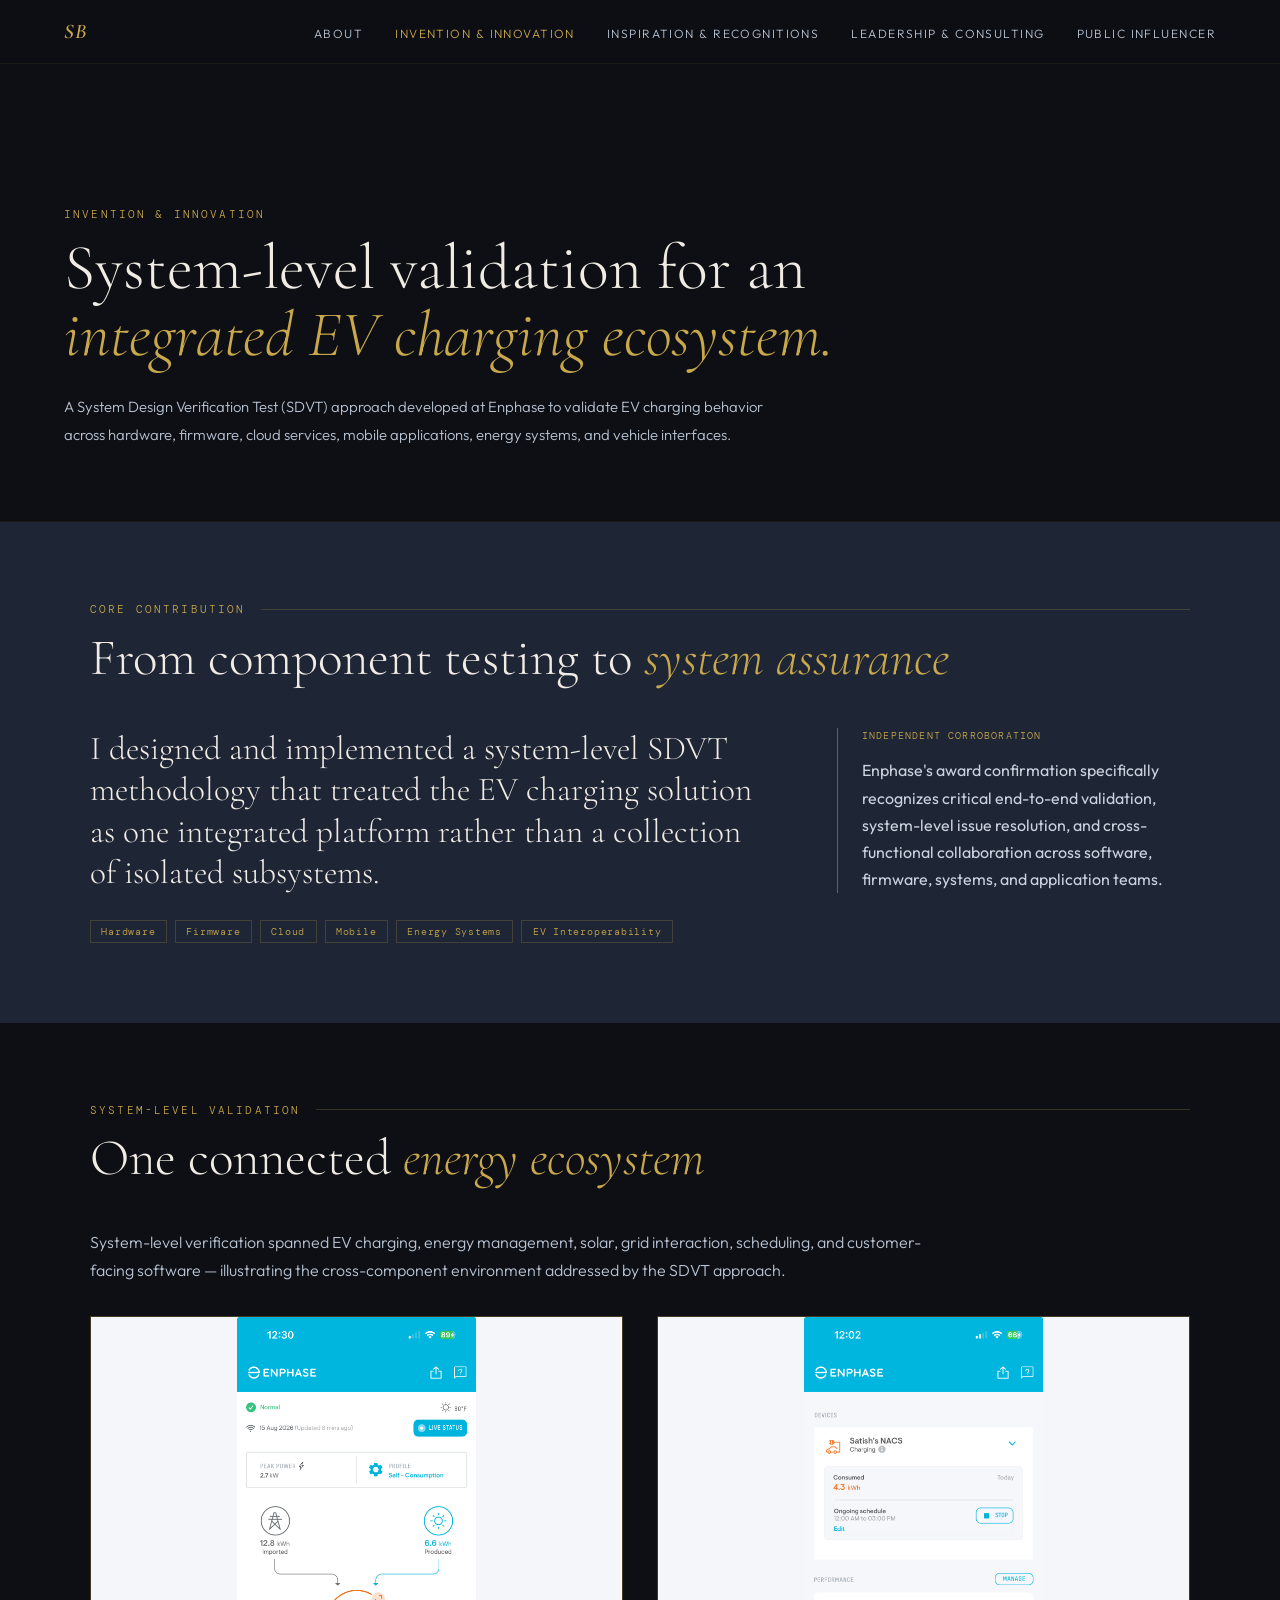
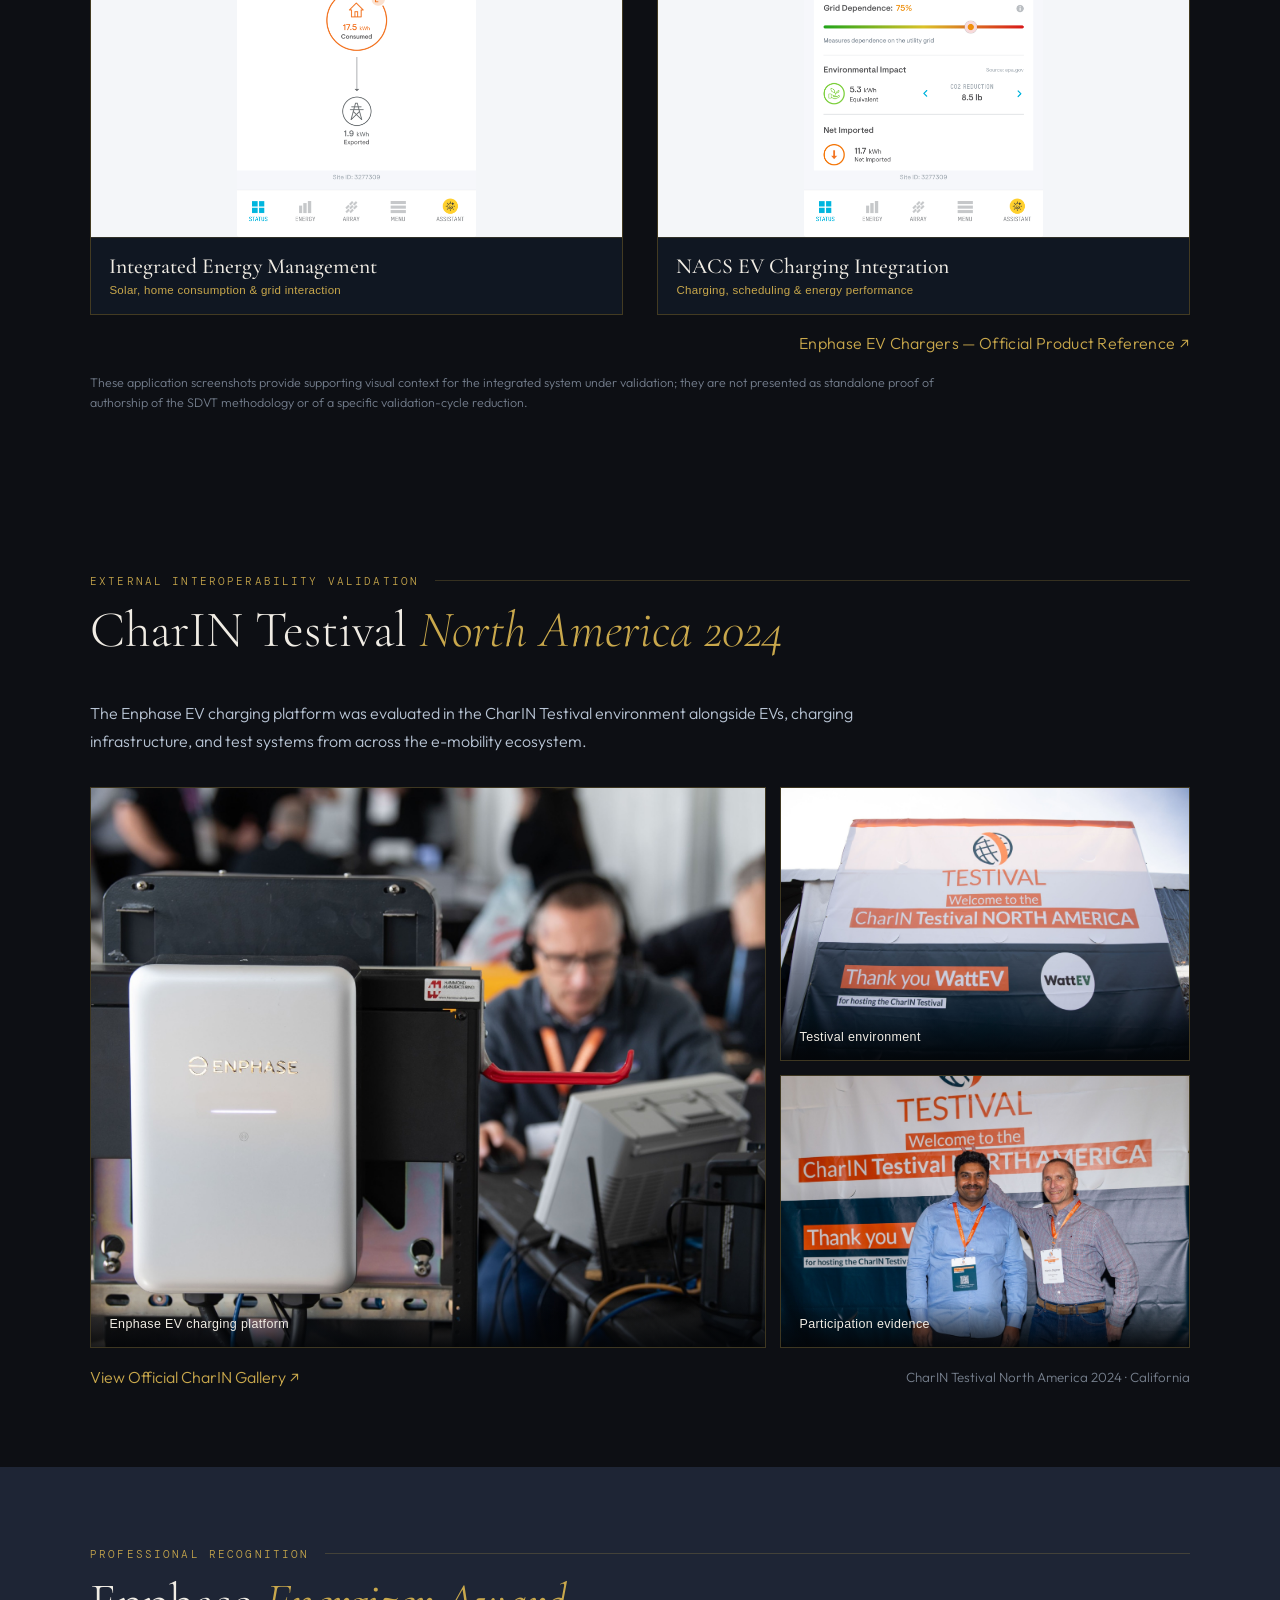
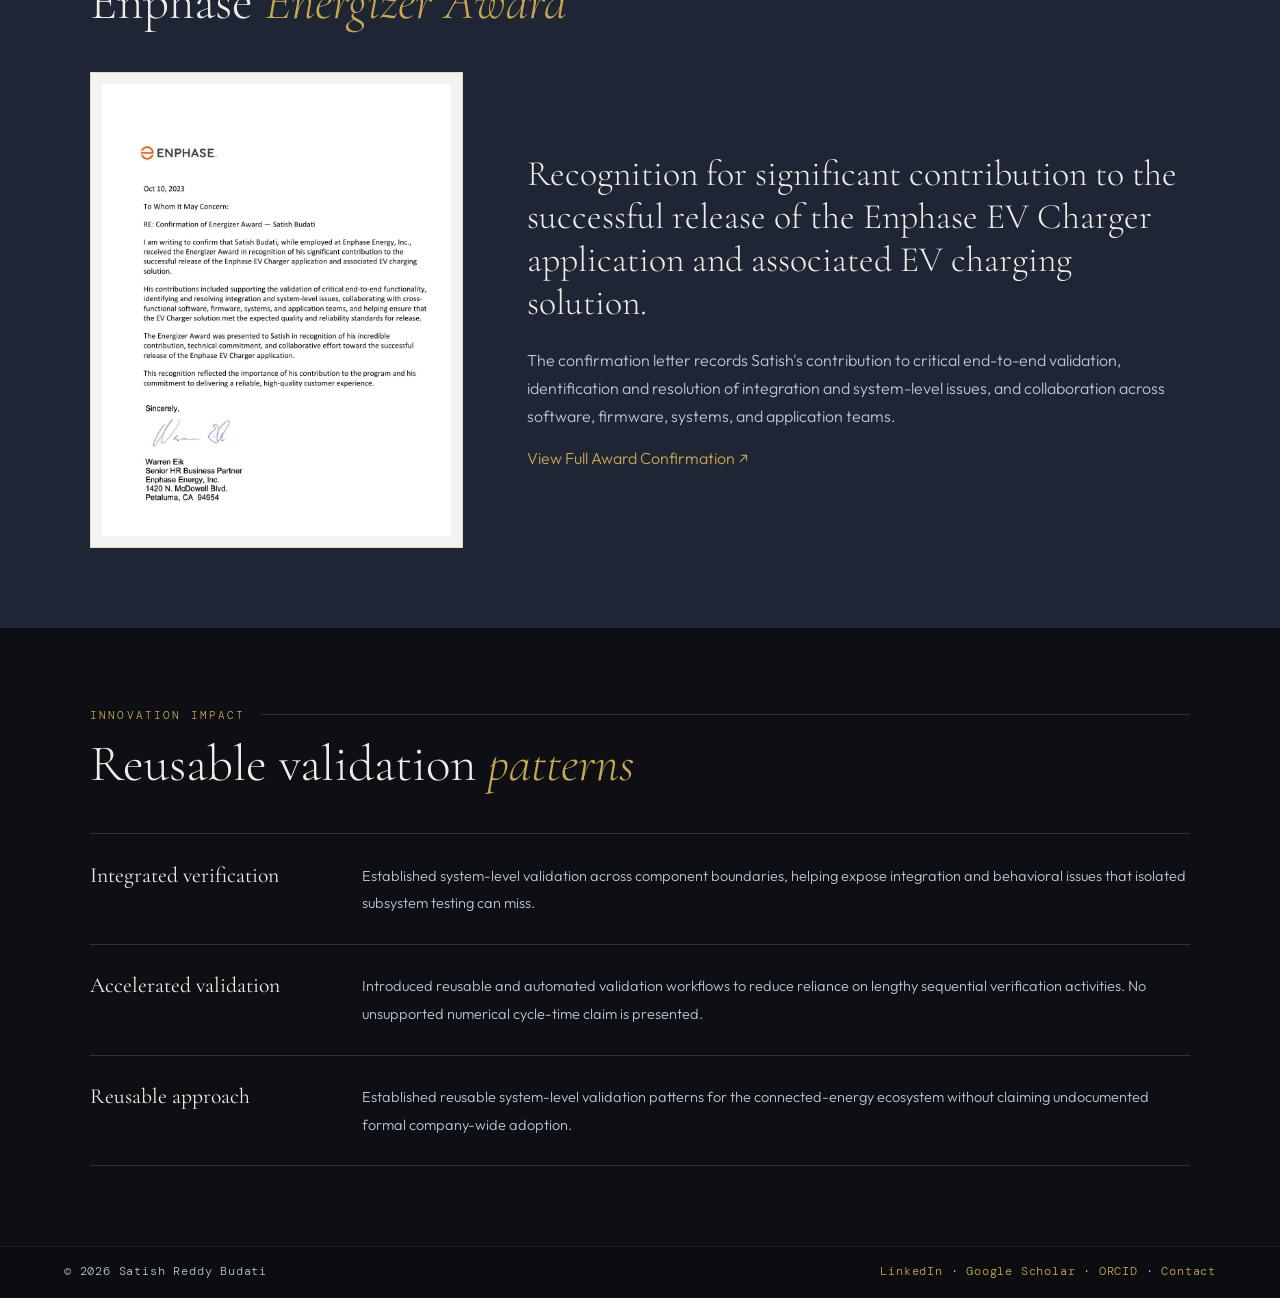
<file: innovation.html>
<!doctype html><html lang="en"><head><meta charset="utf-8"><meta name="viewport" content="width=device-width,initial-scale=1,viewport-fit=cover"><title>Invention &amp; Innovation | Satish Reddy Budati</title><meta name="description" content="Invention & Innovation portfolio of Satish Reddy Budati."><link rel="stylesheet" href="assets/styles.css"></head><body><nav class="site-nav">
  <a href="index.html" class="nav-logo" aria-label="Satish Reddy Budati home">SB</a>
  <ul class="nav-links">
    <li><a href="about.html">About</a></li>
    <li><a class="active" href="innovation.html">Invention & Innovation</a></li>
    <li><a href="inspiration-recognition.html">Inspiration & Recognitions</a></li>
    <li><a href="leadership-consulting.html">Leadership & Consulting</a></li>
    <li><a href="public-influencer.html">Public Influencer</a></li>
  </ul>
  <button class="hamburger" aria-label="Open menu" onclick="document.getElementById('mnav').classList.add('open')"><span></span><span></span><span></span></button>
</nav><div class="mobile-nav" id="mnav"><button class="mobile-close" aria-label="Close menu" onclick="document.getElementById('mnav').classList.remove('open')">✕</button>
  <a href="about.html">About</a>
  <a href="innovation.html">Invention & Innovation</a>
  <a href="inspiration-recognition.html">Inspiration & Recognitions</a>
  <a href="leadership-consulting.html">Leadership & Consulting</a>
  <a href="public-influencer.html">Public Influencer</a>
</div>
<section class="page-hero innovation-hero"><div class="page-hero-inner"><div class="kicker">Invention &amp; Innovation</div><h1 class="page-title">System-level validation for an<br/><em>integrated EV charging ecosystem.</em></h1><p class="page-intro">A System Design Verification Test (SDVT) approach developed at Enphase to validate EV charging behavior across hardware, firmware, cloud services, mobile applications, energy systems, and vehicle interfaces.</p></div></section>

<section class="section alt innovation-story"><div class="si"><div class="slabel">Core Contribution</div><h2 class="stitle">From component testing to <em>system assurance</em></h2><div class="innovation-feature-grid"><div><p class="innovation-lead">I designed and implemented a system-level SDVT methodology that treated the EV charging solution as one integrated platform rather than a collection of isolated subsystems.</p><div class="tags"><span class="tag">Hardware</span><span class="tag">Firmware</span><span class="tag">Cloud</span><span class="tag">Mobile</span><span class="tag">Energy Systems</span><span class="tag">EV Interoperability</span></div></div><div class="innovation-proof"><span>Independent corroboration</span><strong>Enphase's award confirmation specifically recognizes critical end-to-end validation, system-level issue resolution, and cross-functional collaboration across software, firmware, systems, and application teams.</strong></div></div></div></section>

<section class="section innovation-ecosystem"><div class="si"><div class="slabel">System-Level Validation</div><h2 class="stitle">One connected <em>energy ecosystem</em></h2><p class="innovation-section-intro">System-level verification spanned EV charging, energy management, solar, grid interaction, scheduling, and customer-facing software — illustrating the cross-component environment addressed by the SDVT approach.</p><div class="ecosystem-gallery"><button class="ecosystem-shot" data-innovation-image="assets/enphase-energy-ecosystem.png" data-innovation-title="Integrated Energy Management" data-innovation-subtitle="Enphase application view showing solar production, household consumption, and grid import/export within the connected energy ecosystem."><img src="assets/enphase-energy-ecosystem.png" alt="Enphase integrated energy management application screenshot"><span><strong>Integrated Energy Management</strong><small>Solar, home consumption &amp; grid interaction</small></span></button><button class="ecosystem-shot" data-innovation-image="assets/enphase-nacs-charging.png" data-innovation-title="NACS EV Charging Integration" data-innovation-subtitle="Enphase application view showing NACS charging integrated with scheduling, energy consumption, grid dependence, and performance information."><img src="assets/enphase-nacs-charging.png" alt="Enphase NACS EV charging application screenshot"><span><strong>NACS EV Charging Integration</strong><small>Charging, scheduling &amp; energy performance</small></span></button></div><p class="ecosystem-product-ref"><a href="https://enphase.com/ev-chargers/home" target="_blank" rel="noopener noreferrer">Enphase EV Chargers — Official Product Reference ↗</a></p><p class="ecosystem-note">These application screenshots provide supporting visual context for the integrated system under validation; they are not presented as standalone proof of authorship of the SDVT methodology or of a specific validation-cycle reduction.</p></div></section>

<section class="section innovation-charin"><div class="si"><div class="slabel">External Interoperability Validation</div><h2 class="stitle">CharIN Testival <em>North America 2024</em></h2><p class="innovation-section-intro">The Enphase EV charging platform was evaluated in the CharIN Testival environment alongside EVs, charging infrastructure, and test systems from across the e-mobility ecosystem.</p><div class="charin-gallery"><button class="charin-photo charin-photo-main" data-innovation-image="assets/charin-enphase-evse.jpg" data-innovation-title="Enphase EV Charger at CharIN Testival" data-innovation-subtitle="Interoperability testing environment · North America 2024"><img src="assets/charin-enphase-evse.jpg" alt="Enphase EV charger at CharIN Testival"><span>Enphase EV charging platform</span></button><button class="charin-photo" data-innovation-image="assets/charin-event.jpg" data-innovation-title="CharIN Testival North America 2024" data-innovation-subtitle="Official event environment"><img src="assets/charin-event.jpg" alt="CharIN Testival North America event"><span>Testival environment</span></button><button class="charin-photo" data-innovation-image="assets/charin-participation.jpg" data-innovation-title="Satish Budati at CharIN Testival" data-innovation-subtitle="Enphase participation · North America 2024"><img src="assets/charin-participation.jpg" alt="Satish Budati at CharIN Testival"><span>Participation evidence</span></button></div><div class="innovation-links"><a href="https://www.charin.global/events/charin-testival-na-2024-california/gallery/" target="_blank" rel="noopener">View Official CharIN Gallery ↗</a><small>CharIN Testival North America 2024 · California</small></div></div></section>

<section class="section alt innovation-award"><div class="si"><div class="slabel">Professional Recognition</div><h2 class="stitle">Enphase <em>Energizer Award</em></h2><div class="award-evidence-grid"><button class="award-letter" data-innovation-image="assets/enphase-energizer-award.jpg" data-innovation-title="Confirmation of Energizer Award — Satish Budati" data-innovation-subtitle="Enphase Energy · October 10, 2023"><img src="assets/enphase-energizer-award.jpg" alt="Enphase Energizer Award confirmation letter"></button><div class="award-copy"><div class="award-quote">Recognition for significant contribution to the successful release of the Enphase EV Charger application and associated EV charging solution.</div><p>The confirmation letter records Satish's contribution to critical end-to-end validation, identification and resolution of integration and system-level issues, and collaboration across software, firmware, systems, and application teams.</p><div class="innovation-links"><a href="assets/enphase-energizer-award.pdf" target="_blank" rel="noopener">View Full Award Confirmation ↗</a></div></div></div></div></section>

<section class="section innovation-impact"><div class="si"><div class="slabel">Innovation Impact</div><h2 class="stitle">Reusable validation <em>patterns</em></h2><div class="clean-list"><div class="clean-row"><h3>Integrated verification</h3><p>Established system-level validation across component boundaries, helping expose integration and behavioral issues that isolated subsystem testing can miss.</p></div><div class="clean-row"><h3>Accelerated validation</h3><p>Introduced reusable and automated validation workflows to reduce reliance on lengthy sequential verification activities. No unsupported numerical cycle-time claim is presented.</p></div><div class="clean-row"><h3>Reusable approach</h3><p>Established reusable system-level validation patterns for the connected-energy ecosystem without claiming undocumented formal company-wide adoption.</p></div></div></div></section>

<div class="innovation-modal" id="innovationModal" aria-hidden="true"><div class="innovation-modal-backdrop" data-innovation-close></div><div class="innovation-modal-panel" role="dialog" aria-modal="true" aria-labelledby="innovationModalTitle"><button class="innovation-modal-close" data-innovation-close aria-label="Close">×</button><div class="innovation-modal-image-wrap"><img id="innovationModalImage" alt=""></div><div class="innovation-modal-copy"><div class="innovation-modal-kicker">Evidence</div><h3 id="innovationModalTitle"></h3><p id="innovationModalSubtitle"></p></div></div></div>
<footer class="footer"><div class="footer-inner"><div>© 2026 Satish Reddy Budati</div><div><a href="https://www.linkedin.com/in/satish-budati/" target="_blank" rel="noopener">LinkedIn</a> · <a href="https://scholar.google.com/citations?hl=en&user=waVudkwAAAAJ" target="_blank" rel="noopener">Google Scholar</a> · <a href="https://orcid.org/0009-0008-1575-7301" target="_blank" rel="noopener">ORCID</a> · <a href="contact.html">Contact</a></div></div></footer><script src="assets/site.js"></script></body></html>
</file>
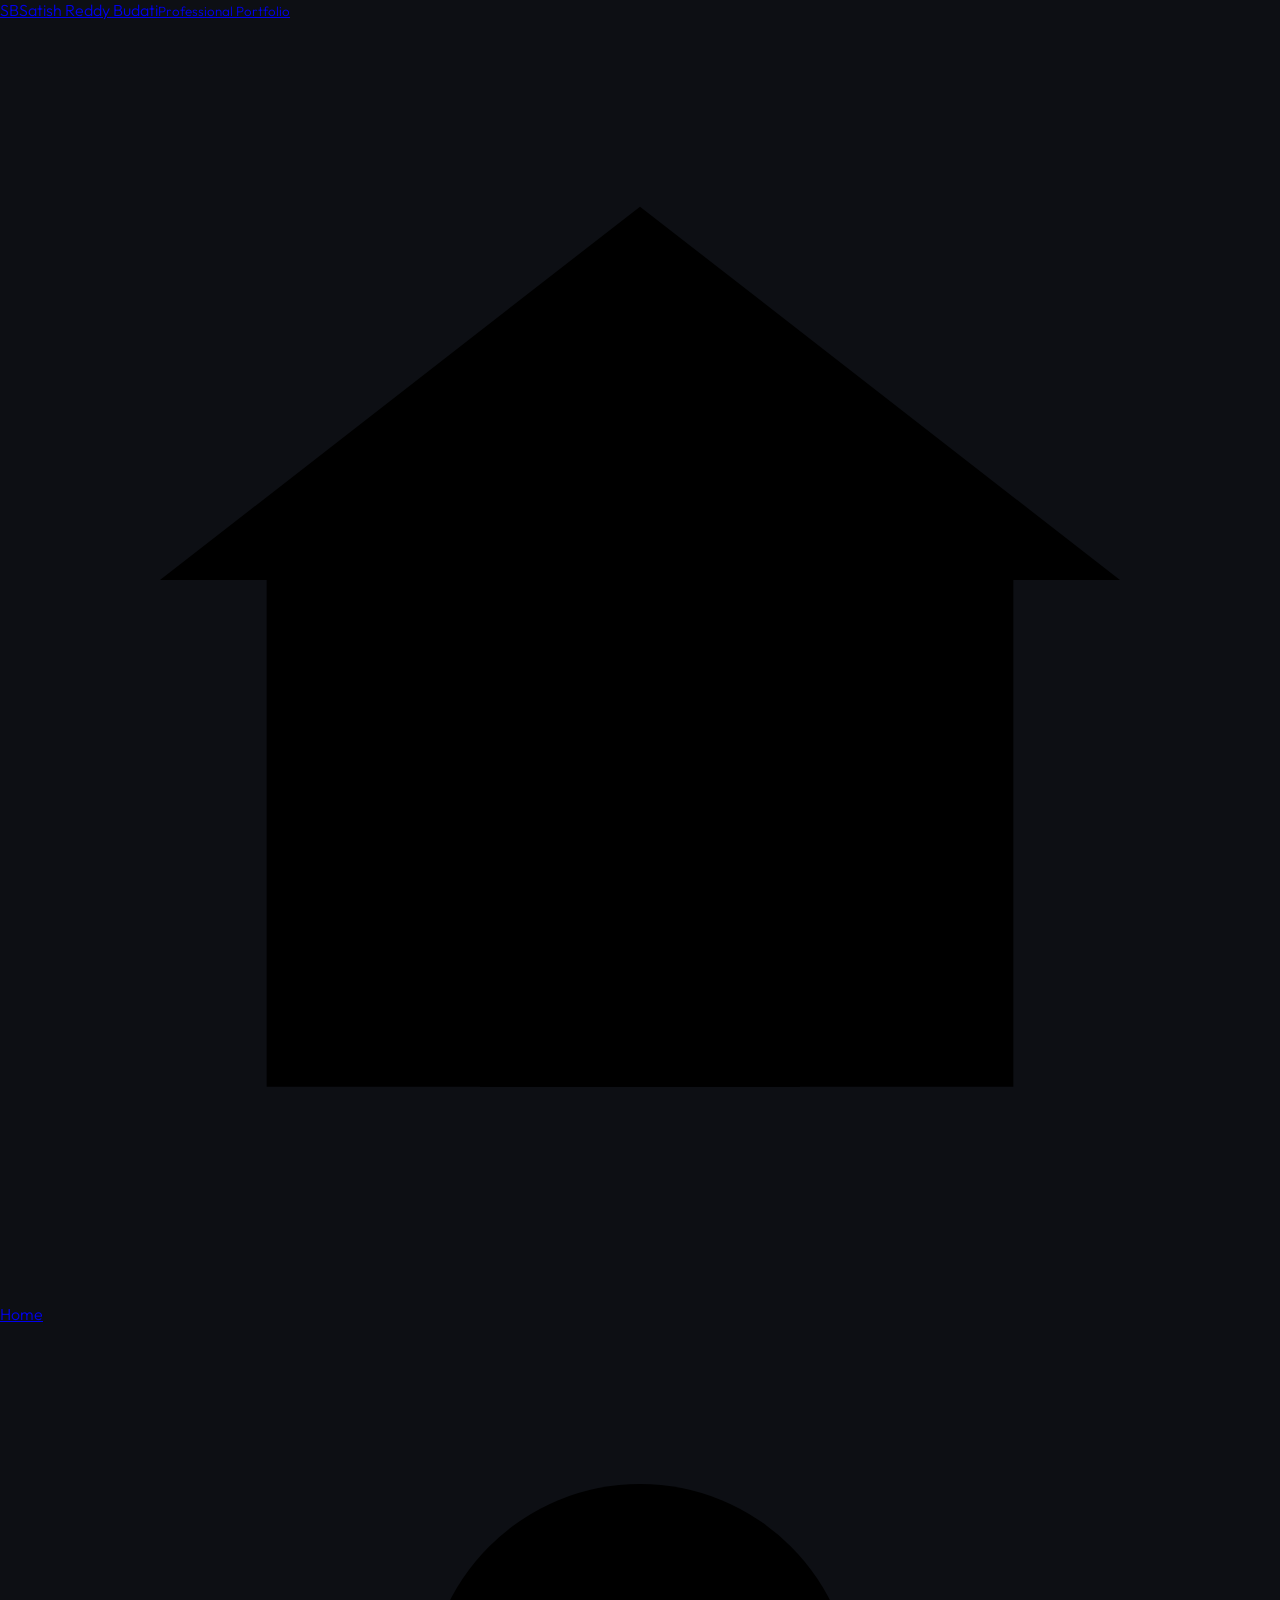
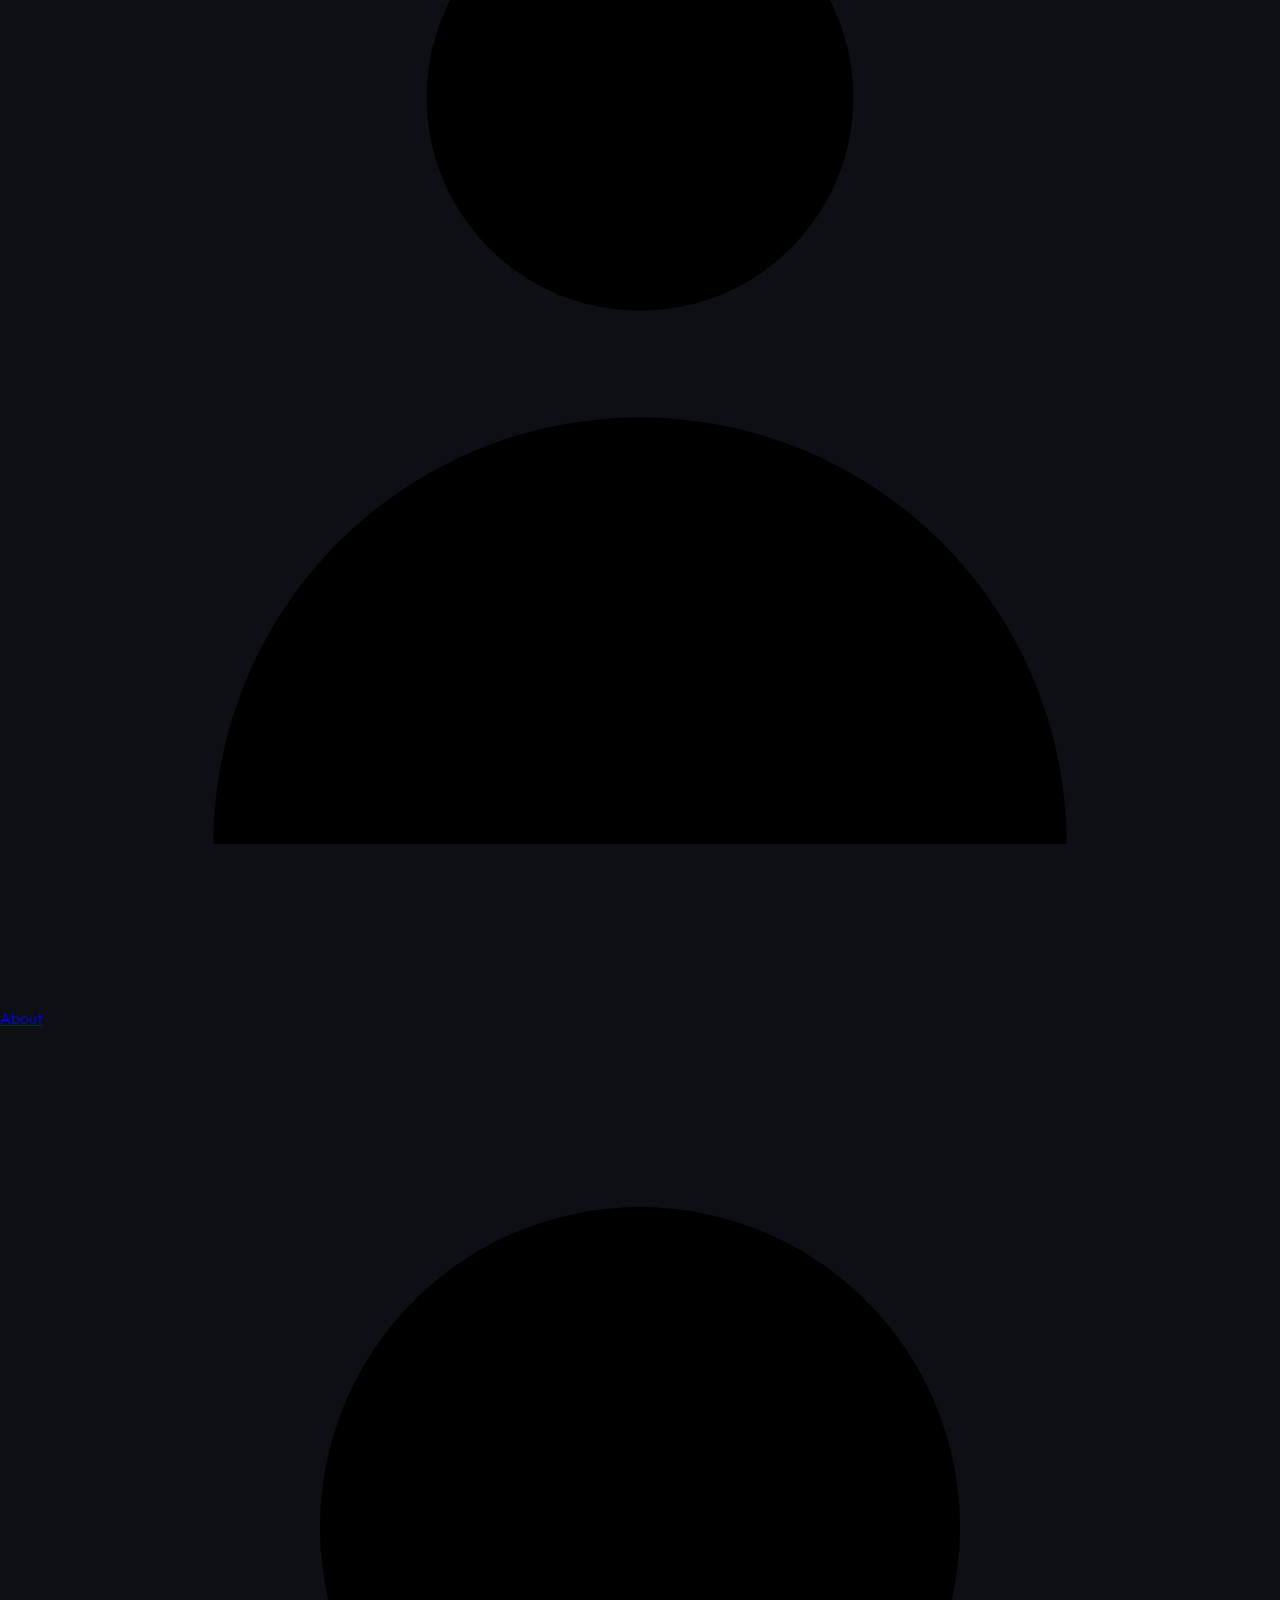
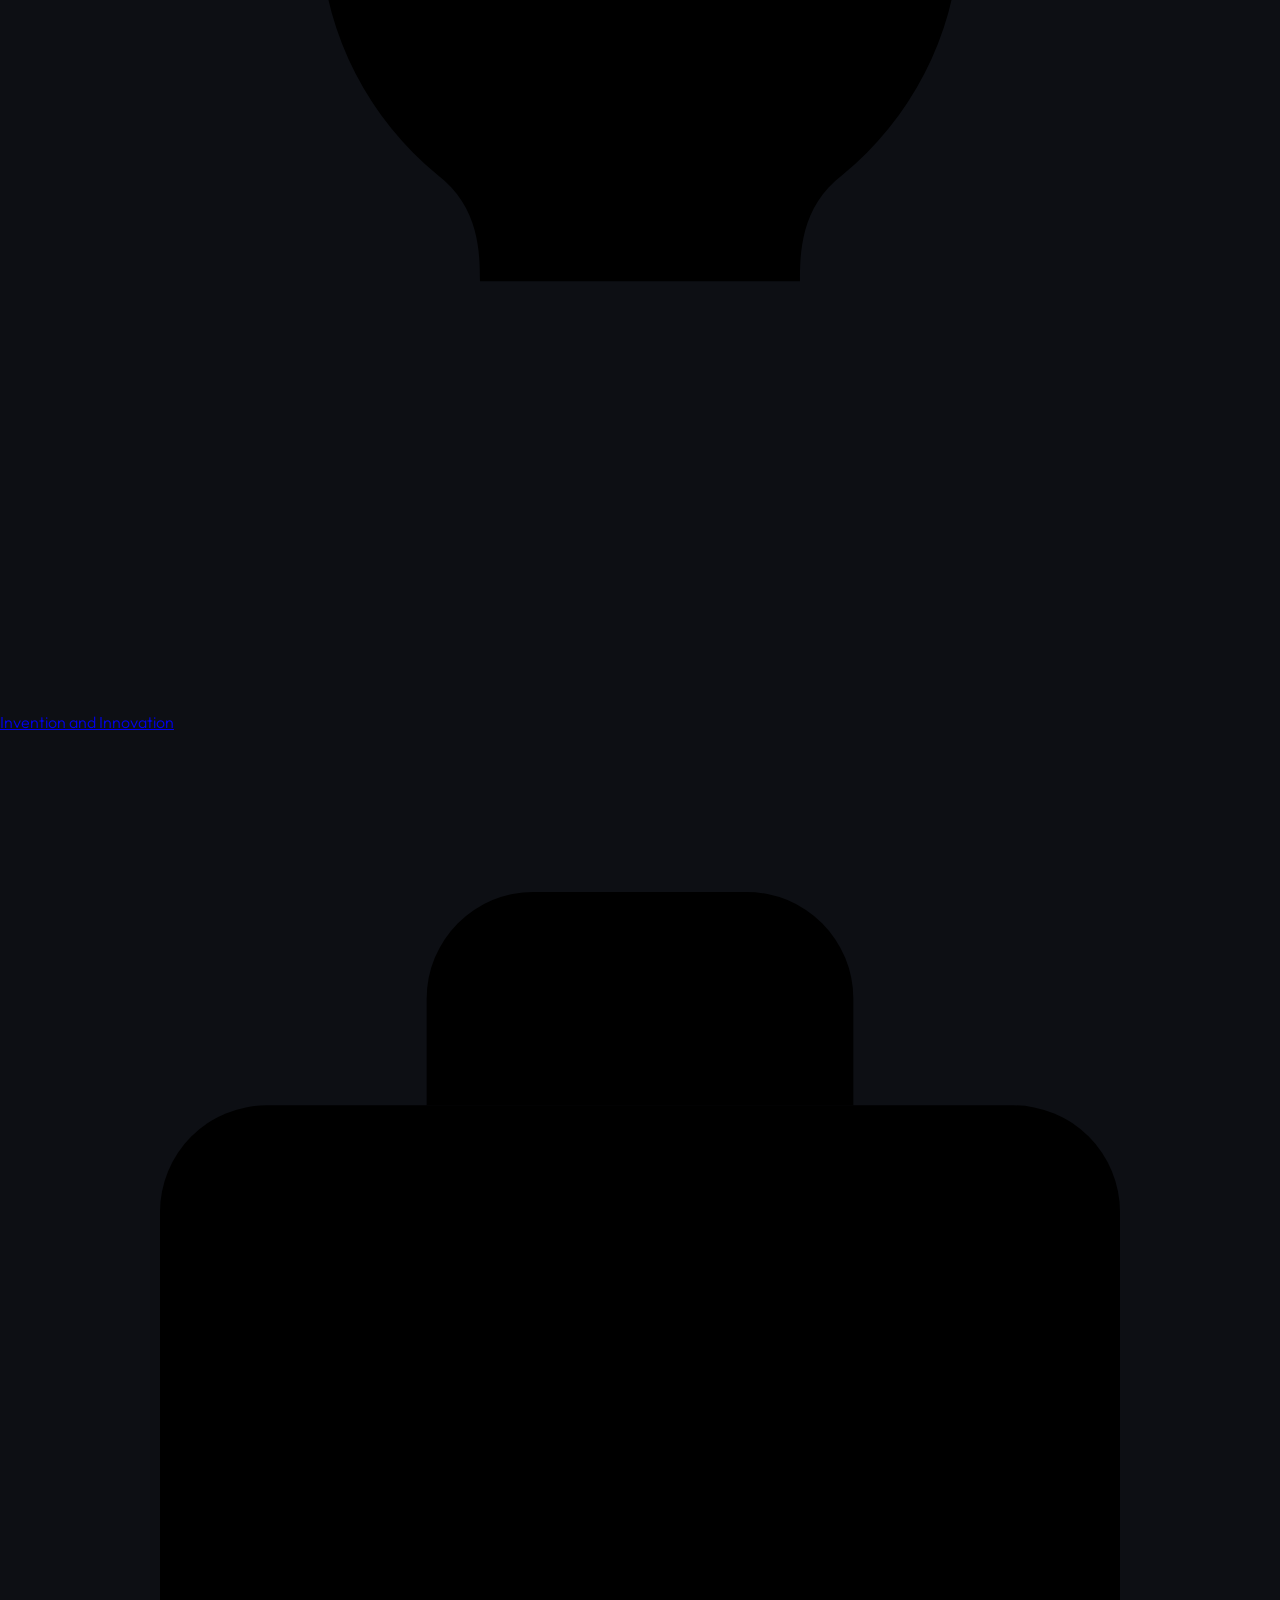
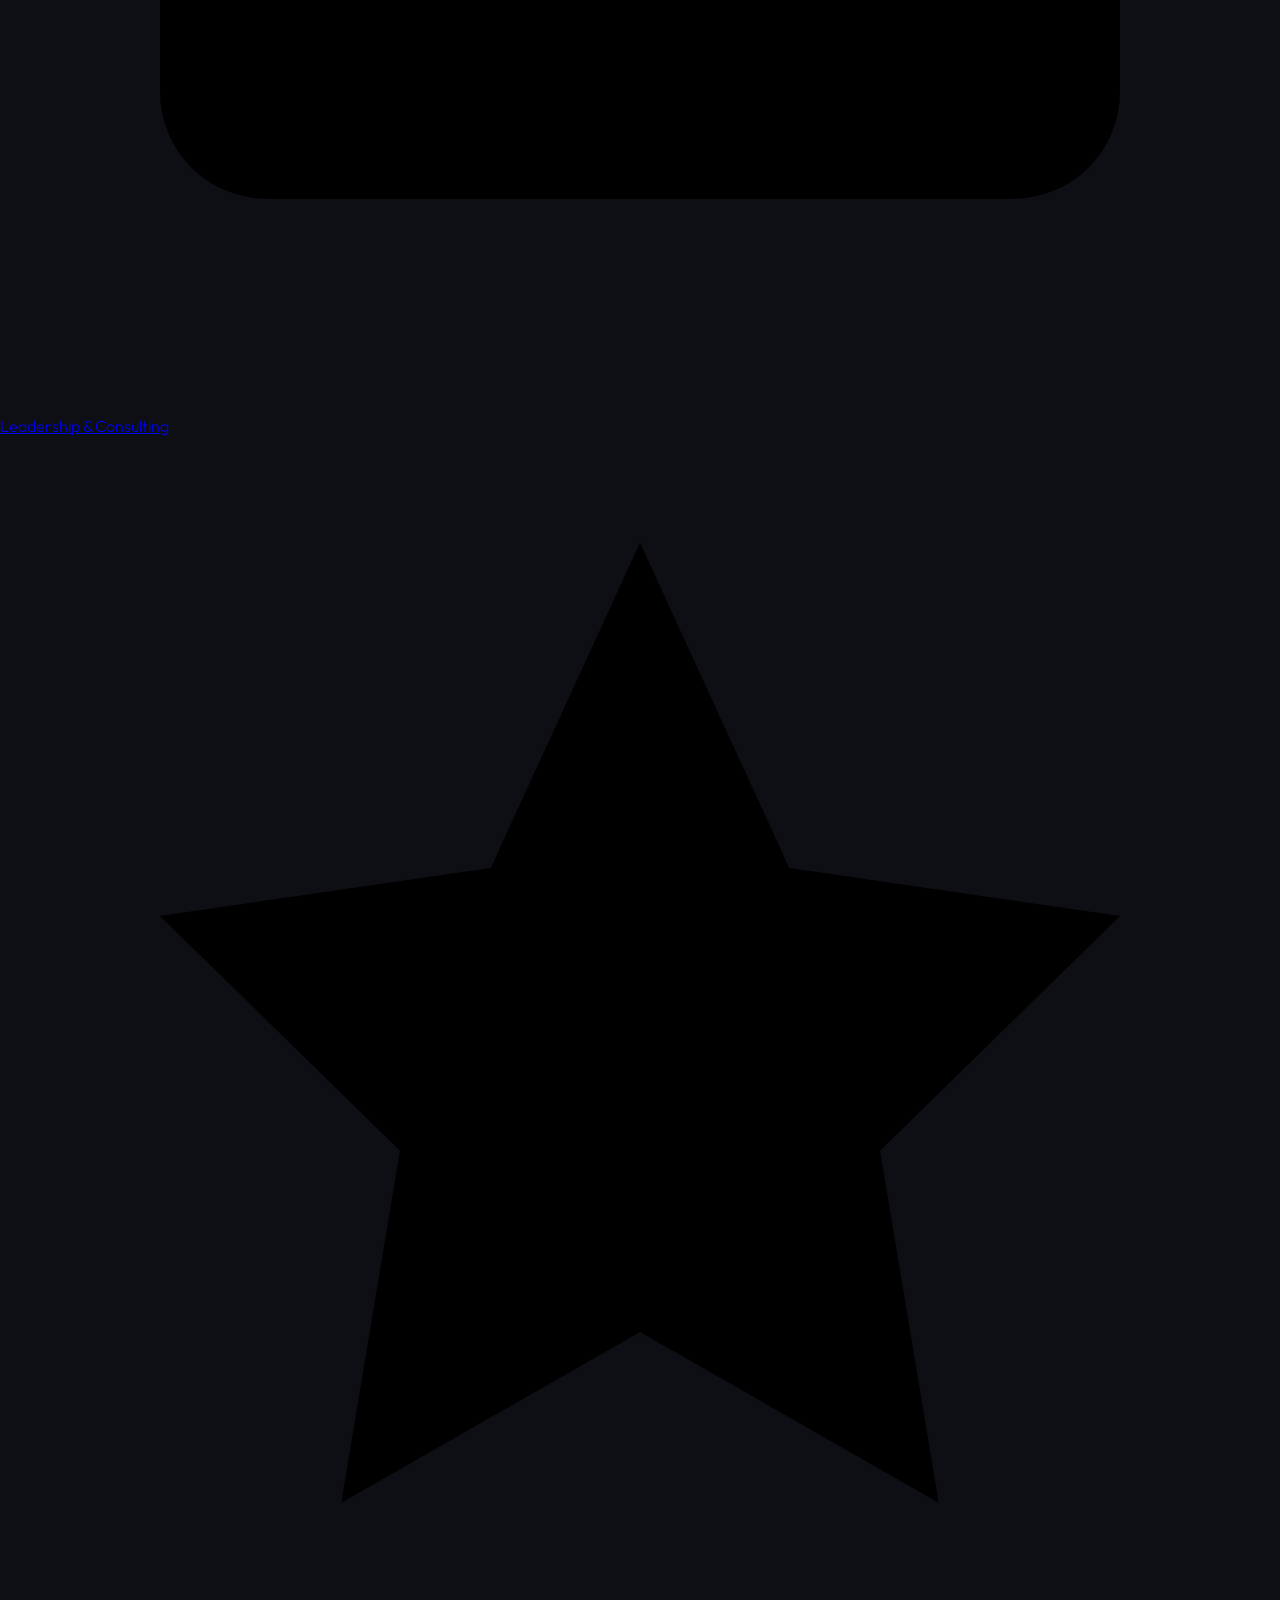
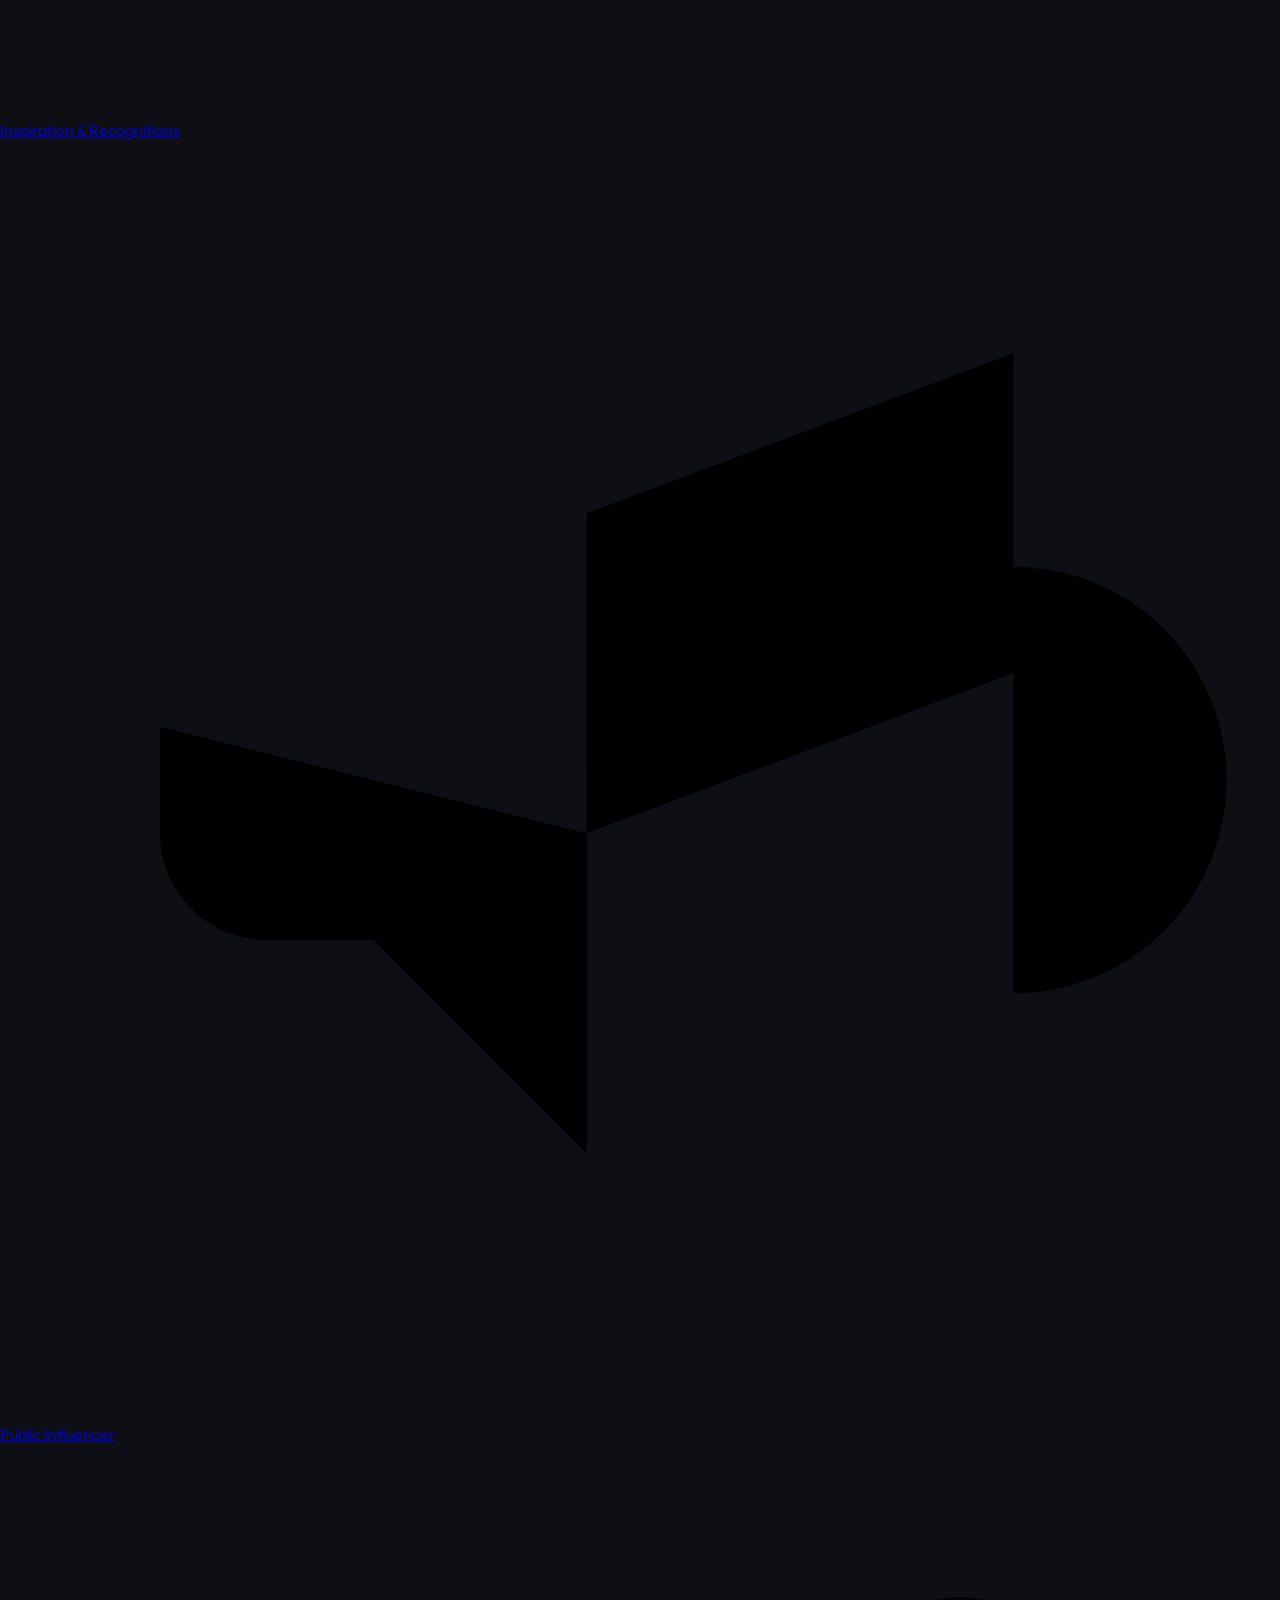
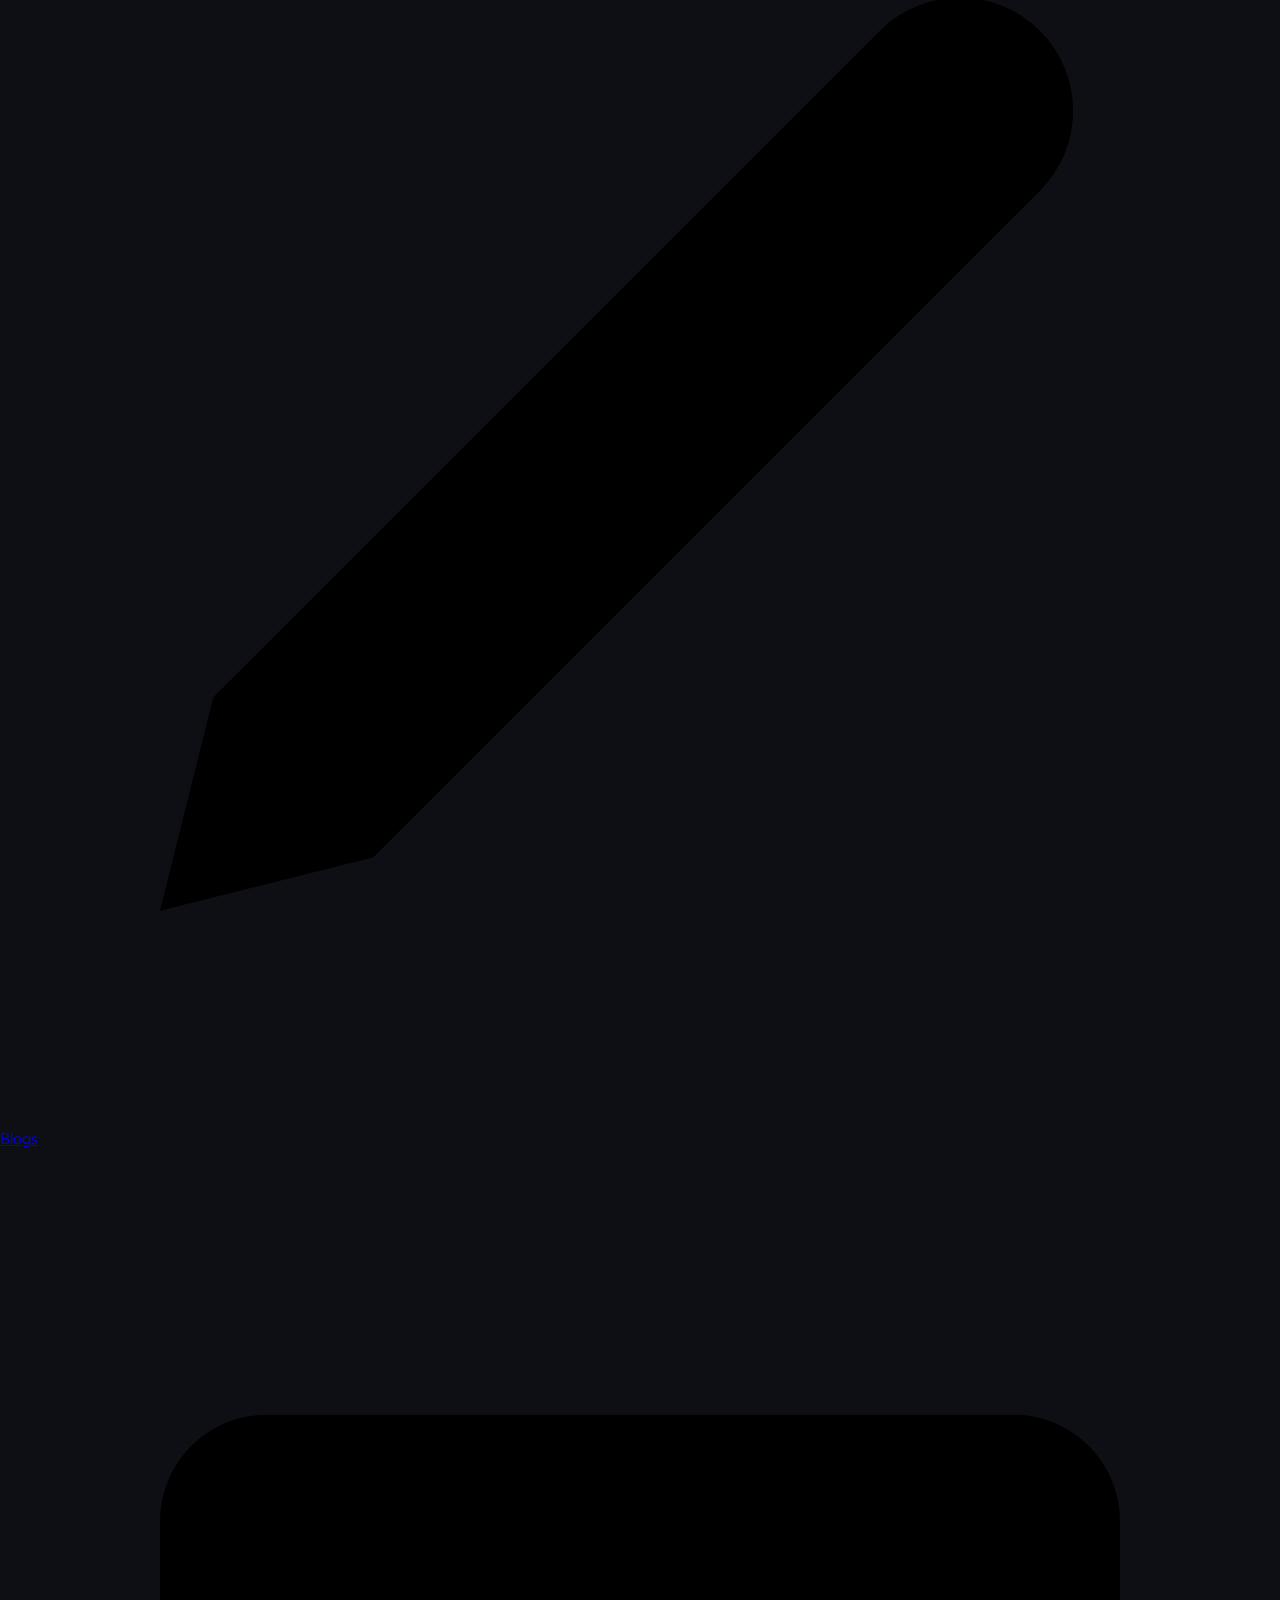
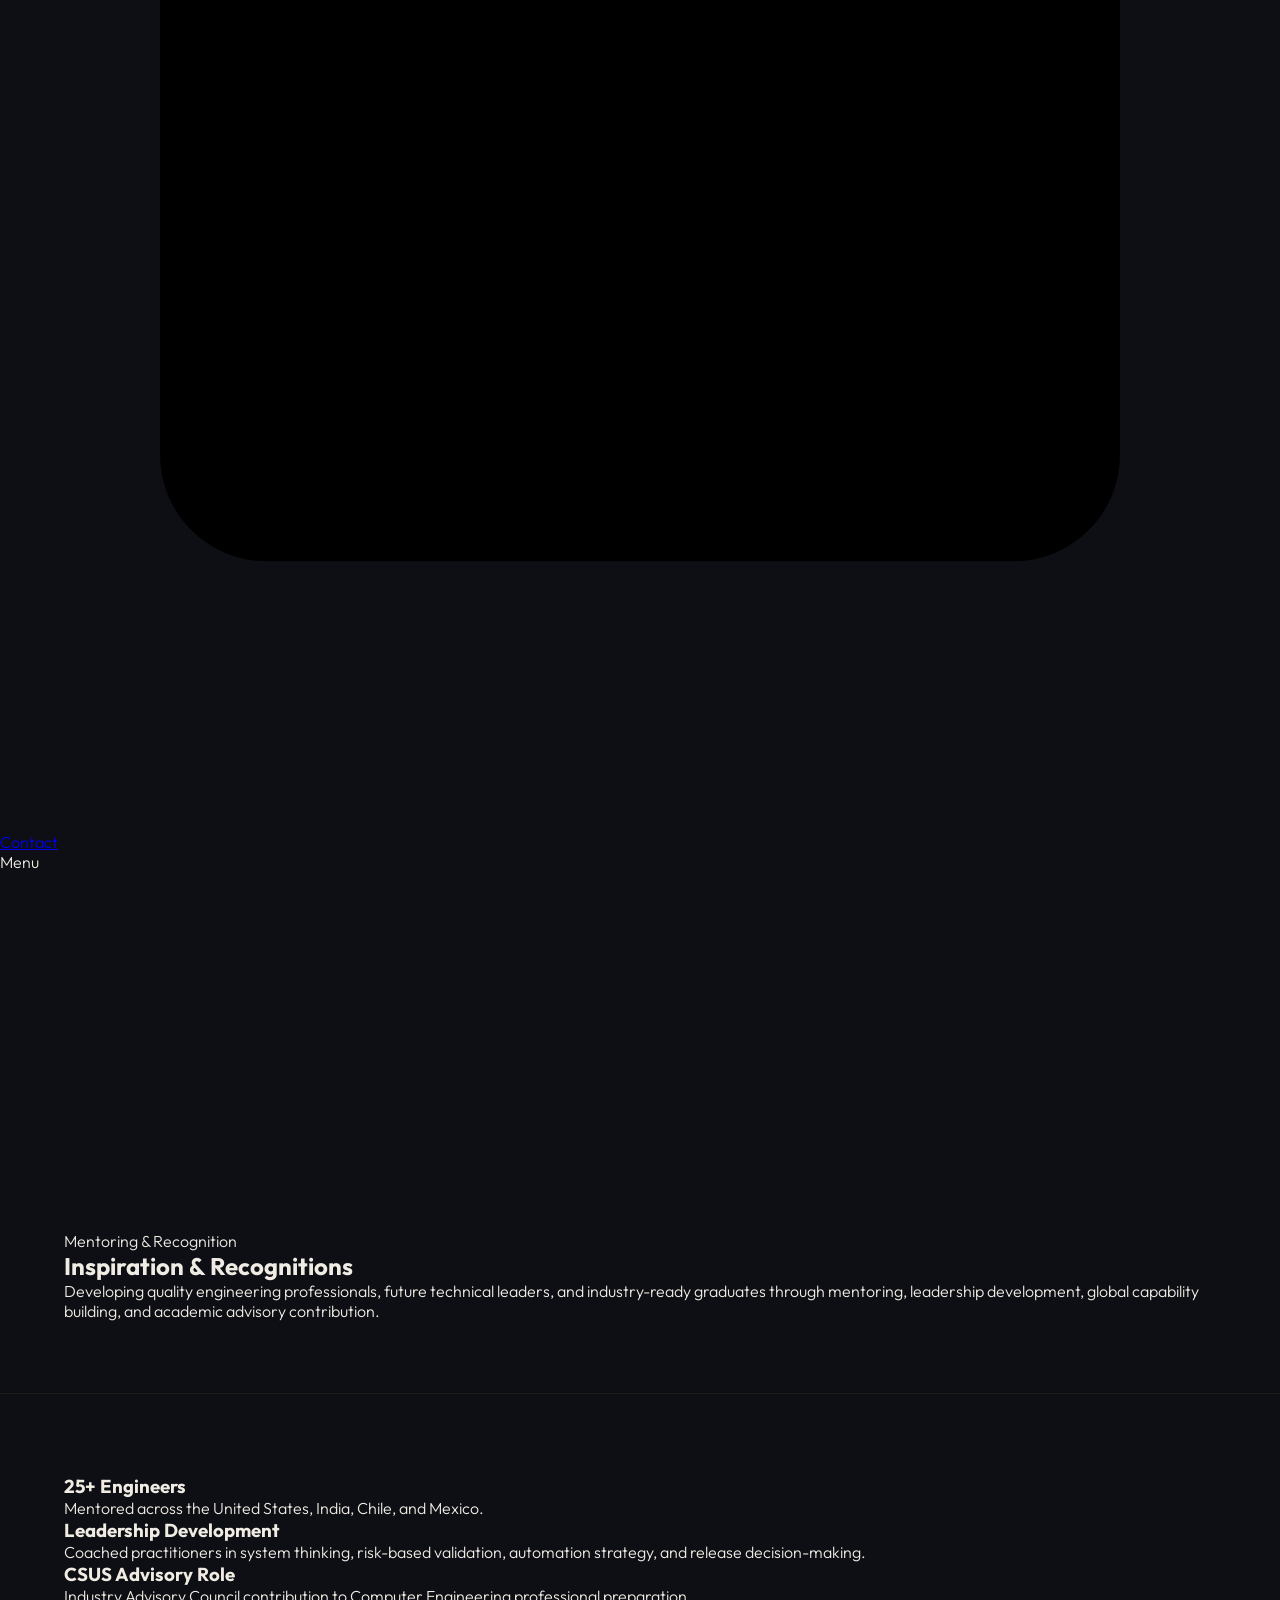
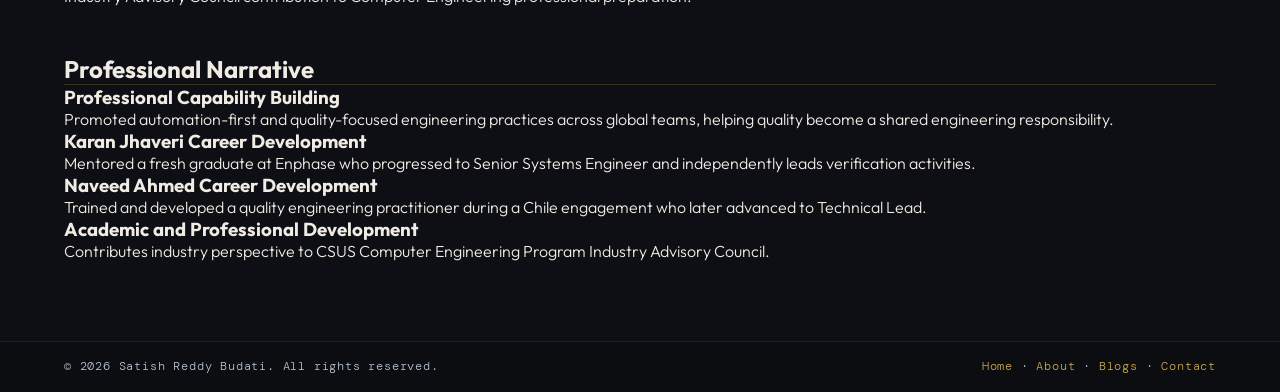
<file: inspiring-others.html>
<!doctype html><html lang="en"><head><meta charset="utf-8"><meta name="viewport" content="width=device-width,initial-scale=1"><title>Inspiration & Recognitions | Satish Reddy Budati</title><link rel="stylesheet" href="assets/styles.css"></head><body><header class="topbar"><nav class="nav"><a class="brand" href="index.html"><span class="mark">SB</span><span>Satish Reddy Budati<small>Professional Portfolio</small></span></a><div class="links"><a href="index.html"><svg class="nav-icon" viewBox="0 0 24 24" aria-hidden="true"><path d="m3 10.5 9-7 9 7"></path><path d="M5 10v10h14V10"></path><path d="M9 20v-6h6v6"></path></svg>Home</a><a href="about.html"><svg class="nav-icon" viewBox="0 0 24 24" aria-hidden="true"><path d="M20 21a8 8 0 0 0-16 0"></path><circle cx="12" cy="7" r="4"></circle></svg>About</a><a href="innovation.html"><svg class="nav-icon" viewBox="0 0 24 24" aria-hidden="true"><path d="M9 18h6"></path><path d="M10 22h4"></path><path d="M8.2 14a6 6 0 1 1 7.6 0c-.8.6-.8 1.5-.8 2H9c0-.5 0-1.4-.8-2Z"></path></svg>Invention and Innovation</a><a href="consultancy.html"><svg class="nav-icon" viewBox="0 0 24 24" aria-hidden="true"><rect x="3" y="7" width="18" height="13" rx="2"></rect><path d="M8 7V5a2 2 0 0 1 2-2h4a2 2 0 0 1 2 2v2"></path><path d="M3 13h18"></path></svg>Leadership &amp; Consulting</a><a class="active" href="inspiring-others.html"><svg class="nav-icon" viewBox="0 0 24 24" aria-hidden="true"><path d="M12 2 9.2 8.1 3 9l4.5 4.4L6.4 20 12 16.8 17.6 20l-1.1-6.6L21 9l-6.2-.9L12 2Z"></path></svg>Inspiration &amp; Recognitions</a><a href="public-influence.html"><svg class="nav-icon" viewBox="0 0 24 24" aria-hidden="true"><path d="M3 11v2a2 2 0 0 0 2 2h2l4 4v-6"></path><path d="M11 7v6l8-3V4l-8 3Z"></path><path d="M19 8a4 4 0 0 1 0 8"></path></svg>Public Influencer</a><a href="blogs.html"><svg class="nav-icon" viewBox="0 0 24 24" aria-hidden="true"><path d="M12 20h9"></path><path d="M16.5 3.5a2.1 2.1 0 0 1 3 3L7 19l-4 1 1-4Z"></path></svg>Blogs</a><a href="contact.html"><svg class="nav-icon" viewBox="0 0 24 24" aria-hidden="true"><rect x="3" y="5" width="18" height="14" rx="2"></rect><path d="m3 7 9 6 9-6"></path></svg>Contact</a></div><span class="mobile">Menu</span></nav></header><section class="page-hero"><div class="wrap"><div class="eyebrow">Mentoring & Recognition</div><h1>Inspiration &amp; Recognitions</h1><p>Developing quality engineering professionals, future technical leaders, and industry-ready graduates through mentoring, leadership development, global capability building, and academic advisory contribution.</p></div></section><section class="section"><div class="grid3"><article class="card"><h3>25+ Engineers</h3><p>Mentored across the United States, India, Chile, and Mexico.</p></article><article class="card"><h3>Leadership Development</h3><p>Coached practitioners in system thinking, risk-based validation, automation strategy, and release decision-making.</p></article><article class="card"><h3>CSUS Advisory Role</h3><p>Industry Advisory Council contribution to Computer Engineering professional preparation.</p></article></div><h2 style="margin-top:48px">Professional Narrative</h2><div class="timeline"><div class="item"><h3>Professional Capability Building</h3><p>Promoted automation-first and quality-focused engineering practices across global teams, helping quality become a shared engineering responsibility.</p></div><div class="item"><h3>Karan Jhaveri Career Development</h3><p>Mentored a fresh graduate at Enphase who progressed to Senior Systems Engineer and independently leads verification activities.</p></div><div class="item"><h3>Naveed Ahmed Career Development</h3><p>Trained and developed a quality engineering practitioner during a Chile engagement who later advanced to Technical Lead.</p></div><div class="item"><h3>Academic and Professional Development</h3><p>Contributes industry perspective to CSUS Computer Engineering Program Industry Advisory Council.</p></div></div></section><footer class="footer"><div class="footer-inner"><div>&copy; 2026 Satish Reddy Budati. All rights reserved.</div><div><a href="index.html">Home</a> · <a href="about.html">About</a> · <a href="blogs.html">Blogs</a> · <a href="contact.html">Contact</a></div></div></footer></body></html>
</file>
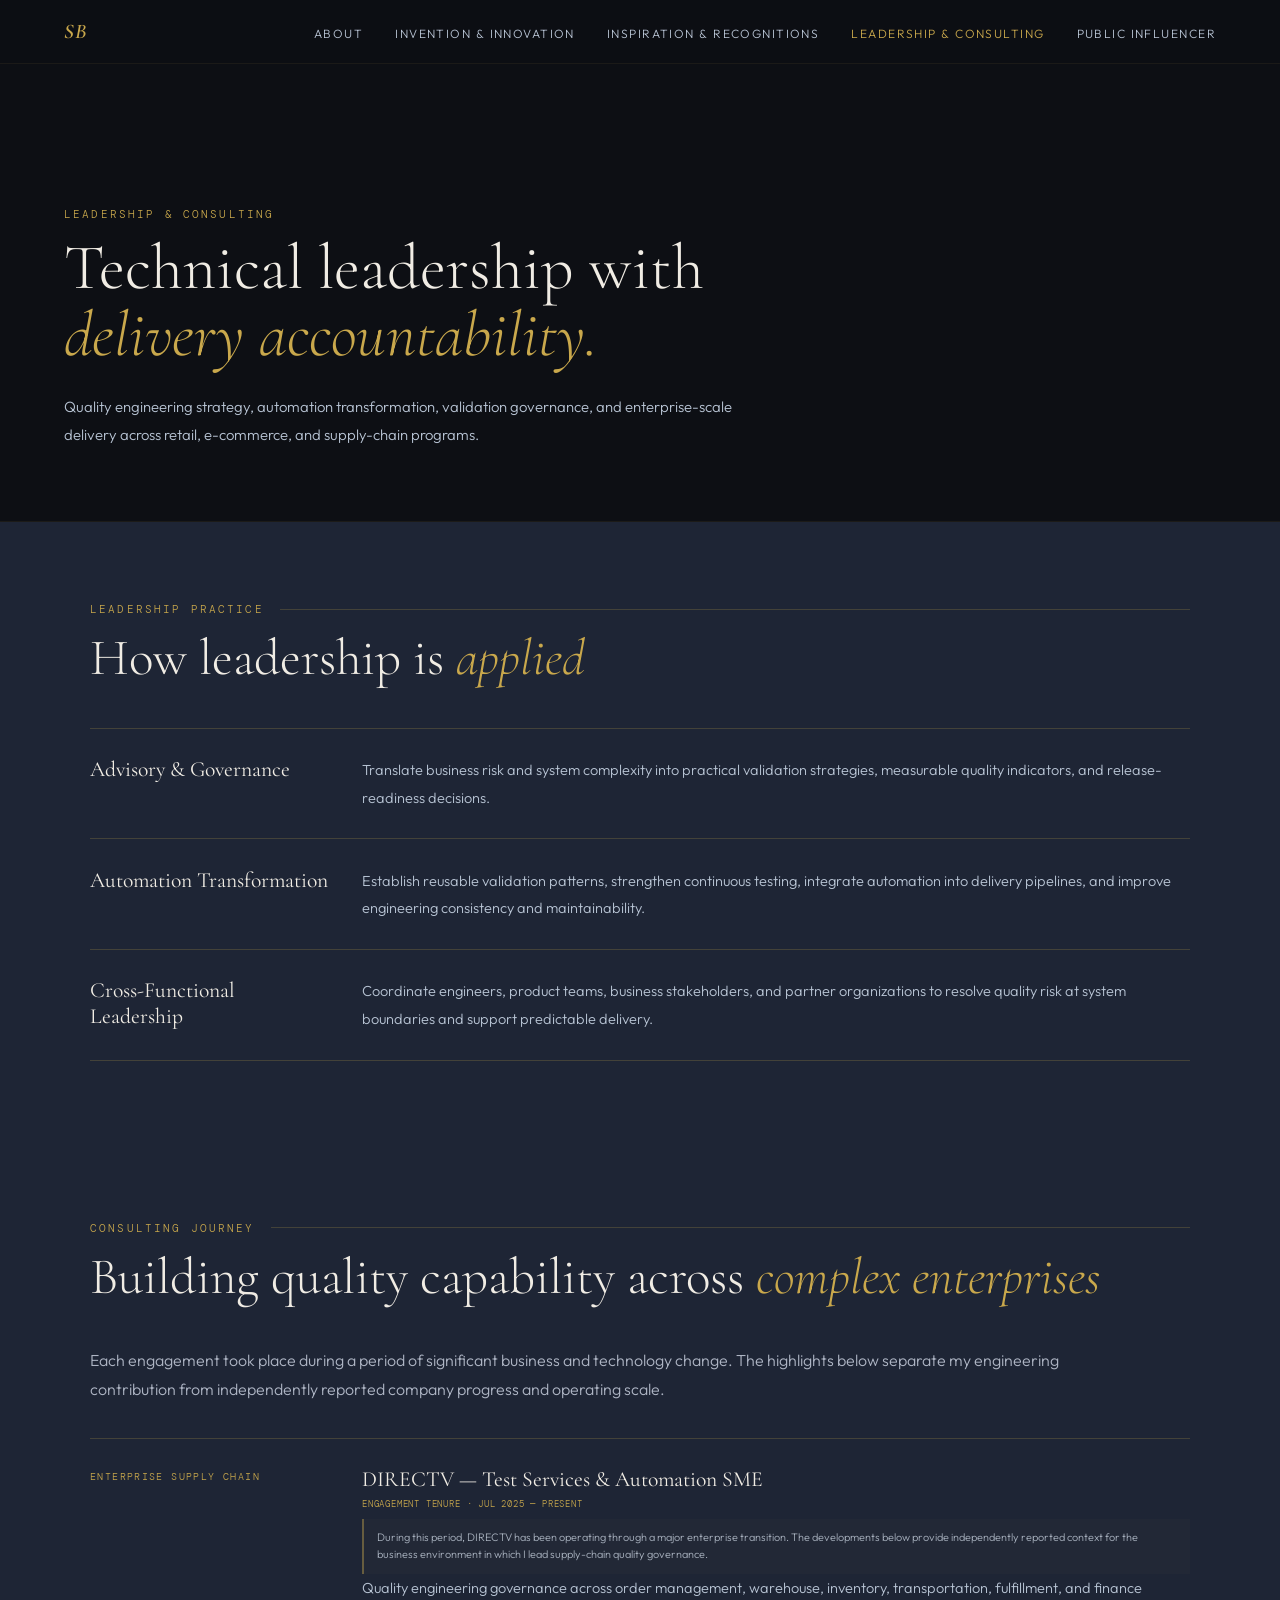
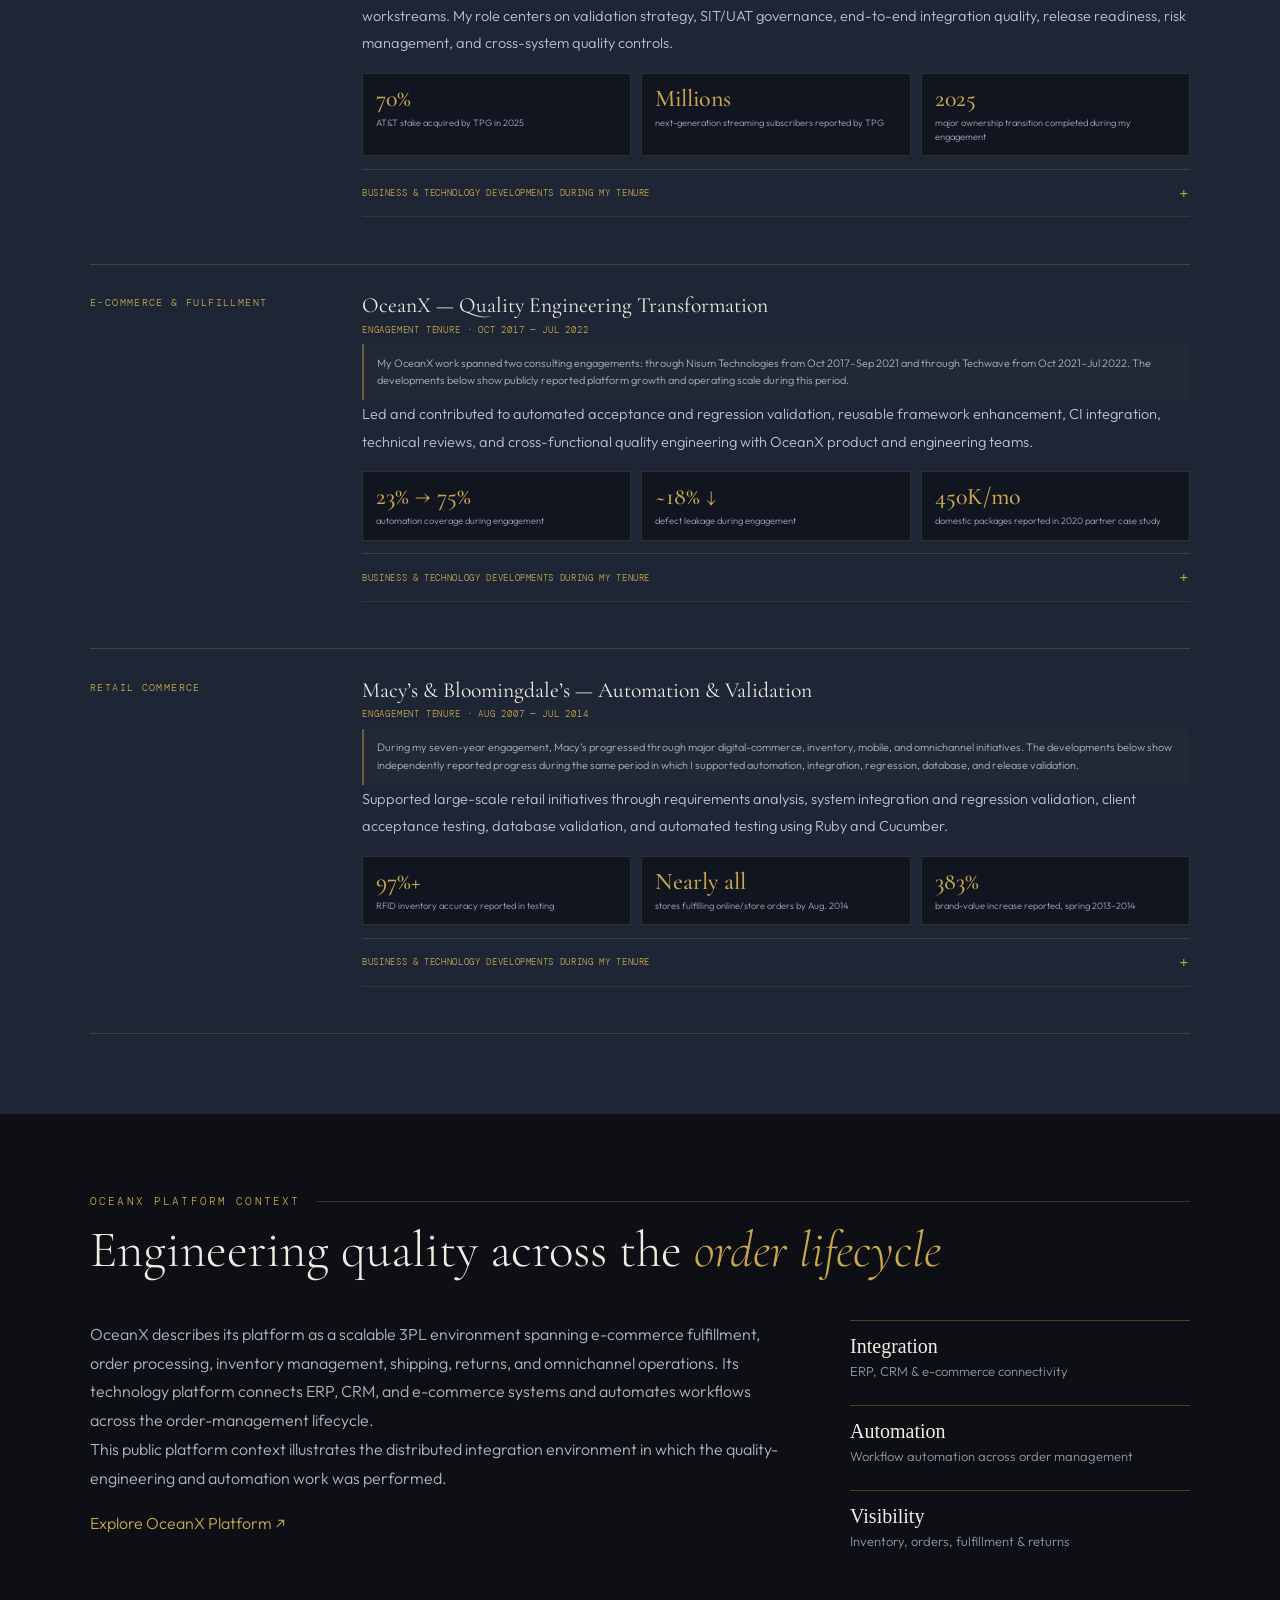
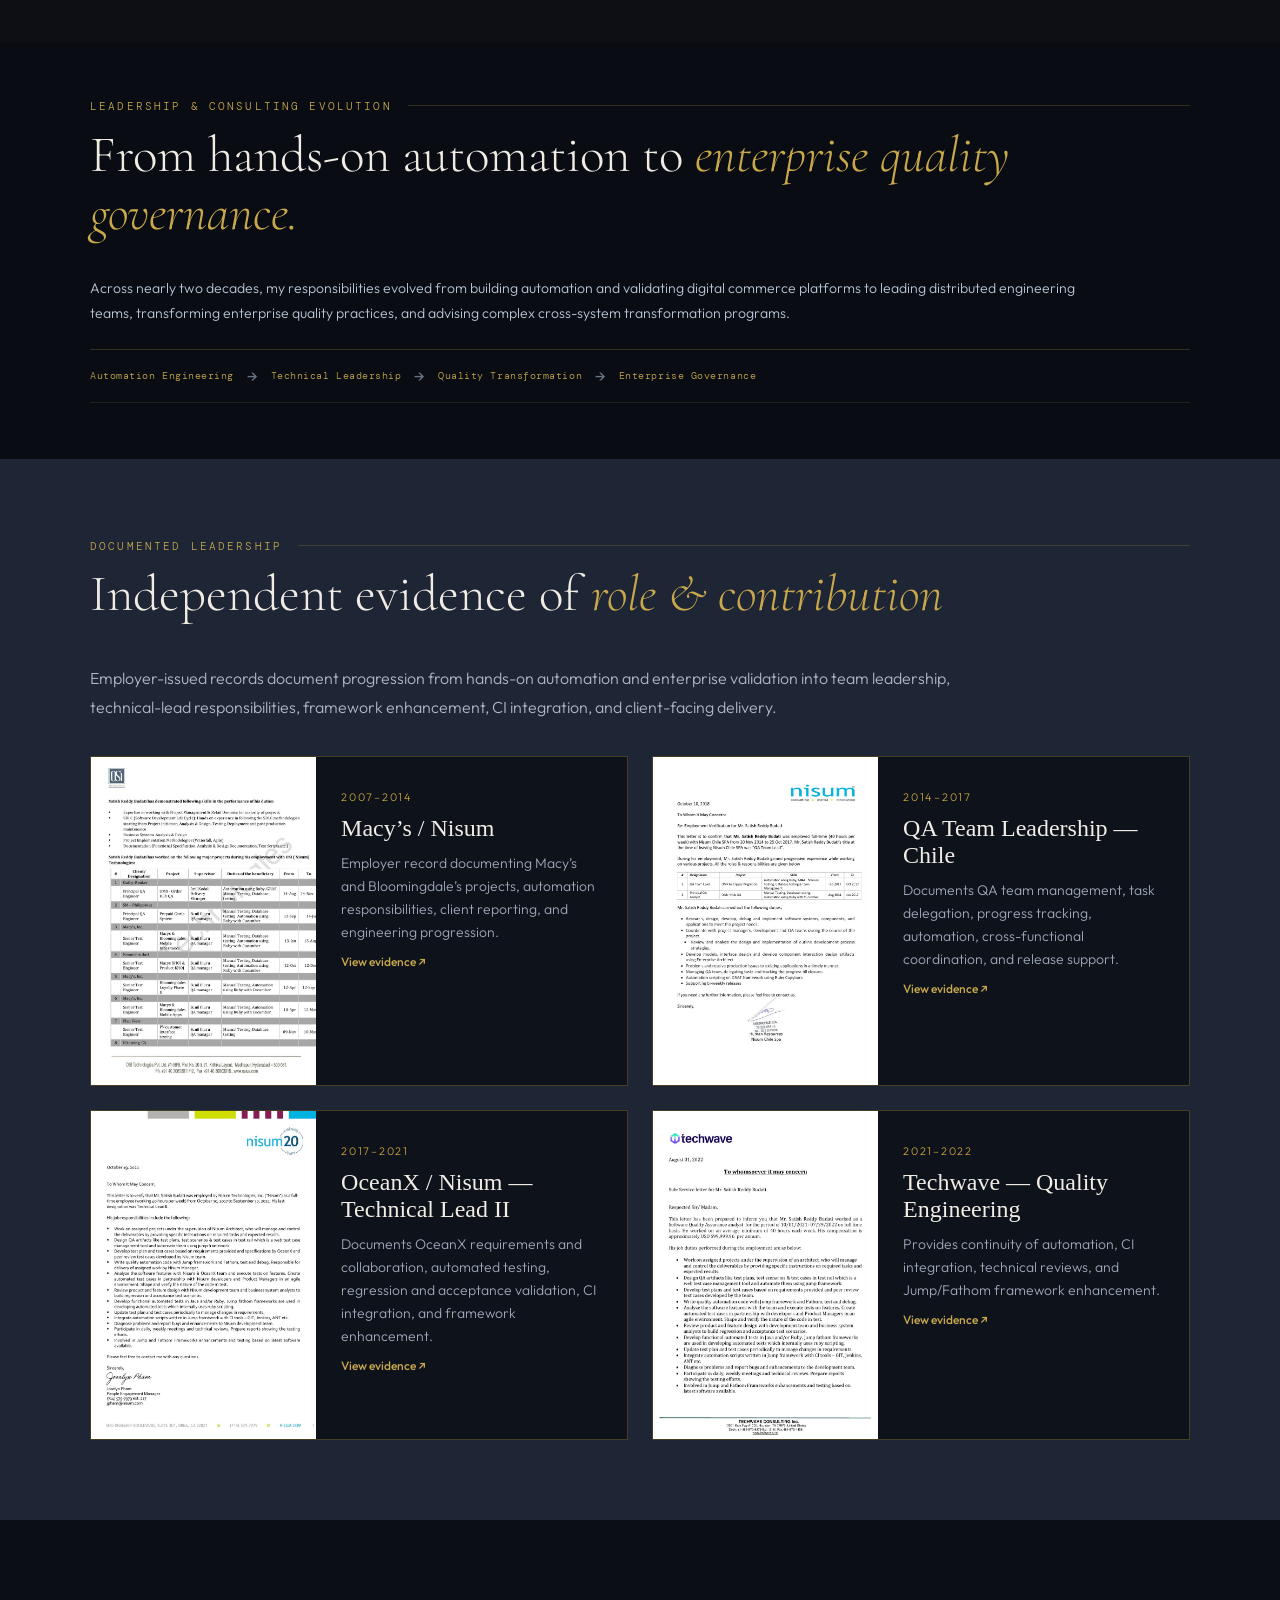
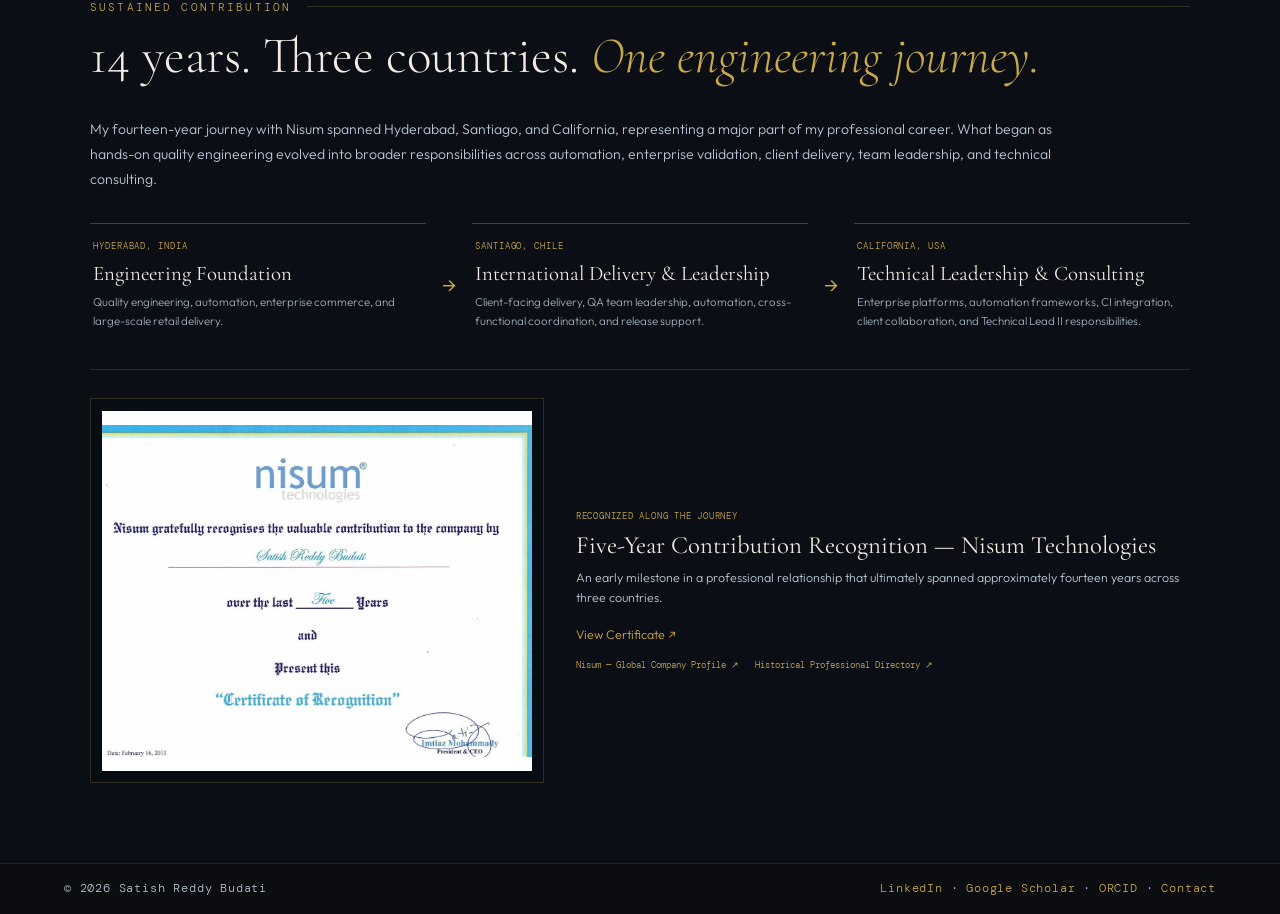
<file: leadership-consulting.html>
<!doctype html><html lang="en"><head><meta charset="utf-8"><meta name="viewport" content="width=device-width,initial-scale=1,viewport-fit=cover"><title>Leadership &amp; Consulting | Satish Reddy Budati</title><meta name="description" content="Professional evidence portfolio of Satish Reddy Budati."><link rel="stylesheet" href="assets/styles.css"><style>
.evidence-links{margin-top:16px!important}.evidence-links a,.evidence-card b{color:var(--gold,#c9a23a);text-decoration:none}.evidence-links a:hover,.evidence-card:hover b{filter:brightness(1.25);text-shadow:0 0 12px rgba(201,162,58,.28)}.evidence-links span{opacity:.35;margin:0 8px}.section-lead{max-width:900px;color:#aeb5c4;line-height:1.8;margin:0 0 34px}.consulting-context{display:grid;grid-template-columns:1.35fr .65fr;gap:54px;align-items:start}.consulting-context>div>p{color:#aeb5c4;line-height:1.8}.context-points{display:grid;gap:12px}.context-points div{border-top:1px solid rgba(201,162,58,.35);padding:14px 0}.context-points strong{display:block;color:#f1ede5;font-family:Georgia,serif;font-size:20px;font-weight:400}.context-points span{display:block;color:#8f98aa;font-size:13px;margin-top:5px}.evidence-grid{display:grid;grid-template-columns:repeat(2,minmax(0,1fr));gap:24px}.evidence-card{display:grid;grid-template-columns:42% 58%;border:1px solid rgba(201,162,58,.3);text-decoration:none;background:#0d121b;overflow:hidden;min-height:330px}.evidence-card img{width:100%;height:100%;object-fit:cover;object-position:top center;background:#fff}.evidence-card>div{padding:28px 25px}.evidence-card span{color:#c9a23a;font-size:11px;letter-spacing:.16em;text-transform:uppercase}.evidence-card h3{color:#f1ede5;font-family:Georgia,serif;font-weight:400;font-size:24px;margin:10px 0}.evidence-card p{color:#9da6b7;line-height:1.65;font-size:14px}.evidence-card b{display:inline-block;margin-top:10px;font-size:12px;font-weight:500}.recognition-row{display:grid;grid-template-columns:minmax(280px,42%) 1fr;gap:48px;align-items:center}.recognition-row img{width:100%;max-height:390px;object-fit:contain;background:#fff;border:1px solid rgba(201,162,58,.3)}.recognition-row h3{font-family:Georgia,serif;color:#f1ede5;font-size:30px;font-weight:400}.recognition-row p{color:#aeb5c4;line-height:1.8}@media(max-width:850px){.consulting-context,.recognition-row{grid-template-columns:1fr}.evidence-grid{grid-template-columns:1fr}.evidence-card{grid-template-columns:1fr}.evidence-card img{height:300px}.recognition-row img{max-height:320px}}
</style></head><body><nav class="site-nav">
  <a href="index.html" class="nav-logo" aria-label="Satish Reddy Budati home">SB</a>
  <ul class="nav-links">
    <li><a href="about.html">About</a></li>
    <li><a href="innovation.html">Invention & Innovation</a></li>
    <li><a href="inspiration-recognition.html">Inspiration & Recognitions</a></li>
    <li><a class="active" href="leadership-consulting.html">Leadership & Consulting</a></li>
    <li><a href="public-influencer.html">Public Influencer</a></li>
  </ul>
  <button class="hamburger" aria-label="Open menu" onclick="document.getElementById('mnav').classList.add('open')">
    <span></span><span></span><span></span>
  </button>
</nav>
<div class="mobile-nav" id="mnav">
  <button class="mobile-close" aria-label="Close menu" onclick="document.getElementById('mnav').classList.remove('open')">✕</button>
  <a href="about.html">About</a>
  <a href="innovation.html">Invention & Innovation</a>
  <a href="inspiration-recognition.html">Inspiration & Recognitions</a>
  <a href="leadership-consulting.html">Leadership & Consulting</a>
  <a href="public-influencer.html">Public Influencer</a>
</div><section class="page-hero"><div class="page-hero-inner"><div class="kicker">Leadership &amp; Consulting</div><h1 class="page-title">Technical leadership with<br/><em>delivery accountability.</em></h1><p class="page-intro">Quality engineering strategy, automation transformation, validation governance, and enterprise-scale delivery across retail, e-commerce, and supply-chain programs.</p></div></section>

<section class="section alt"><div class="si"><div class="slabel">Leadership Practice</div><h2 class="stitle">How leadership is <em>applied</em></h2><div class="clean-list"><div class="clean-row"><h3>Advisory &amp; Governance</h3><p>Translate business risk and system complexity into practical validation strategies, measurable quality indicators, and release-readiness decisions.</p></div><div class="clean-row"><h3>Automation Transformation</h3><p>Establish reusable validation patterns, strengthen continuous testing, integrate automation into delivery pipelines, and improve engineering consistency and maintainability.</p></div><div class="clean-row"><h3>Cross-Functional Leadership</h3><p>Coordinate engineers, product teams, business stakeholders, and partner organizations to resolve quality risk at system boundaries and support predictable delivery.</p></div></div></div></section>


<section class="section alt consulting-journey-media">
  <div class="si">
    <div class="slabel">Consulting Journey</div>
    <h2 class="stitle">Building quality capability across <em>complex enterprises</em></h2>
    <p class="section-lead">Each engagement took place during a period of significant business and technology change. The highlights below separate my engineering contribution from independently reported company progress and operating scale.</p>

    <div class="timeline company-progress-timeline">

      <div class="titem company-progress-item">
        <div class="tlabel">Enterprise Supply Chain</div>
        <div class="tbody">
          <h3>DIRECTV — Test Services &amp; Automation SME</h3>
          <div class="tenure-line">ENGAGEMENT TENURE · JUL 2025 — PRESENT</div>
          <p class="tenure-context">During this period, DIRECTV has been operating through a major enterprise transition. The developments below provide independently reported context for the business environment in which I lead supply-chain quality governance.</p>
          <p>Quality engineering governance across order management, warehouse, inventory, transportation, fulfillment, and finance workstreams. My role centers on validation strategy, SIT/UAT governance, end-to-end integration quality, release readiness, risk management, and cross-system quality controls.</p>

          <div class="progress-strip">
            <div><strong>70%</strong><span>AT&amp;T stake acquired by TPG in 2025</span></div>
            <div><strong>Millions</strong><span>next-generation streaming subscribers reported by TPG</span></div>
            <div><strong>2025</strong><span>major ownership transition completed during my engagement</span></div>
          </div>

          <details class="media-details">
            <summary>Business &amp; technology developments during my tenure <span>+</span></summary>
            <div class="media-details-body">
              <p class="context-note"><strong>Enterprise context during my tenure.</strong> These are company-level developments reported publicly; they provide context for the scale and transformation environment in which my supply-chain quality governance work is performed.</p>
              <div class="media-event">
                <span>2025</span>
                <div><h4>DIRECTV entered a new ownership chapter</h4><p>TPG completed its acquisition of AT&amp;T’s remaining 70% stake in DIRECTV. TPG said DIRECTV’s next-generation streaming service had grown to millions of subscribers and had significantly reduced churn.</p>
                <p class="evidence-links"><a href="https://shareholders.tpg.com/news-releases/news-release-details/tpg-completes-acquisition-atts-70-stake-directv" target="_blank" rel="noopener">TPG announcement ↗</a> <span>·</span> <a href="https://about.att.com/story/2025/directv-transaction-close.html" target="_blank" rel="noopener">AT&amp;T transaction close ↗</a></p></div>
              </div>
              <div class="media-event">
                <span>2025–26</span>
                <div><h4>My contribution: cross-system transformation assurance</h4><p>Within this broader transformation environment, I lead quality governance for supply-chain workflows spanning OMS, WMS, inventory, transportation, fulfillment partners, and financial integrations—strengthening traceability, data integrity, release readiness, and risk visibility across system boundaries.</p>
                <p class="evidence-links"><a href="https://rxo.com/technology/" target="_blank" rel="noopener">RXO technology context ↗</a></p></div>
              </div>
            </div>
          </details>
        </div>
      </div>

      <div class="titem company-progress-item">
        <div class="tlabel">E-Commerce &amp; Fulfillment</div>
        <div class="tbody">
          <h3>OceanX — Quality Engineering Transformation</h3>
          <div class="tenure-line">ENGAGEMENT TENURE · OCT 2017 — JUL 2022</div>
          <p class="tenure-context">My OceanX work spanned two consulting engagements: through Nisum Technologies from Oct 2017–Sep 2021 and through Techwave from Oct 2021–Jul 2022. The developments below show publicly reported platform growth and operating scale during this period.</p>
          <p>Led and contributed to automated acceptance and regression validation, reusable framework enhancement, CI integration, technical reviews, and cross-functional quality engineering with OceanX product and engineering teams.</p>

          <div class="progress-strip oceanx-progress">
            <div><strong>23% → 75%</strong><span>automation coverage during engagement</span></div>
            <div><strong>~18% ↓</strong><span>defect leakage during engagement</span></div>
            <div><strong>450K/mo</strong><span>domestic packages reported in 2020 partner case study</span></div>
          </div>

          <details class="media-details">
            <summary>Business &amp; technology developments during my tenure <span>+</span></summary>
            <div class="media-details-body">
              <p class="context-note"><strong>My measurable engineering impact.</strong> Automation coverage increased from approximately 23% to 75%, while defect leakage decreased by approximately 18%. Public sources below independently illustrate the scale and integration complexity of OceanX operations during the same period.</p>
              <div class="media-event">
                <span>2018</span>
                <div><h4>Rapid brand onboarding and fulfillment scale</h4><p>A public announcement reported that OceanX integrated The Comfy’s Shopify store in two days and processed and shipped more than 16,000 orders in the first five days.</p>
                <p class="evidence-links"><a href="https://www.prnewswire.com/news-releases/oceanx-partners-with-shark-tank-standout-the-comfy-to-take-on-international-fulfillment-300653423.html" target="_blank" rel="noopener">PR Newswire ↗</a></p></div>
              </div>
              <div class="media-event">
                <span>2020</span>
                <div><h4>High-volume logistics during e-commerce acceleration</h4><p>OSM Worldwide reported handling approximately 450,000 OceanX domestic packages per month beginning in September 2020, while OceanX publicly discussed the sharp pandemic-era increase in e-commerce demand.</p>
                <p class="evidence-links"><a href="https://www.osmworldwide.com/case-study/osm-and-oceanx/" target="_blank" rel="noopener">OSM case study ↗</a> <span>·</span> <a href="https://www.digitalcommerce360.com/2020/05/20/how-to-keep-order-fulfillment-on-track-amid-increased-demand/" target="_blank" rel="noopener">Digital Commerce 360 ↗</a></p></div>
              </div>
              <div class="media-event">
                <span>Platform</span>
                <div><h4>Cloud data and integration complexity</h4><p>Oracle’s OceanX case study describes a subscription-commerce platform combining e-commerce, fulfillment, customer care, business intelligence, and real-time customer-journey insight—illustrating the distributed environment supported by the automation and validation work.</p>
                <p class="evidence-links"><a href="https://www.oracle.com/a/ocom/docs/oceanx-case-study.pdf" target="_blank" rel="noopener">Oracle case study ↗</a> <span>·</span> <a href="https://www.oceanx.com/" target="_blank" rel="noopener">OceanX official site ↗</a> <span>·</span> <a href="assets/consulting/nisum-usa-oceanx-experience.pdf" target="_blank">Employer verification ↗</a></p></div>
              </div>
            </div>
          </details>
        </div>
      </div>

      <div class="titem company-progress-item">
        <div class="tlabel">Retail Commerce</div>
        <div class="tbody">
          <h3>Macy’s &amp; Bloomingdale’s — Automation &amp; Validation</h3>
          <div class="tenure-line">ENGAGEMENT TENURE · AUG 2007 — JUL 2014</div>
          <p class="tenure-context">During my seven-year engagement, Macy’s progressed through major digital-commerce, inventory, mobile, and omnichannel initiatives. The developments below show independently reported progress during the same period in which I supported automation, integration, regression, database, and release validation.</p>
          <p>Supported large-scale retail initiatives through requirements analysis, system integration and regression validation, client acceptance testing, database validation, and automated testing using Ruby and Cucumber.</p>

          <div class="progress-strip macys-progress">
            <div><strong>97%+</strong><span>RFID inventory accuracy reported in testing</span></div>
            <div><strong>Nearly all</strong><span>stores fulfilling online/store orders by Aug. 2014</span></div>
            <div><strong>383%</strong><span>brand-value increase reported, spring 2013–2014</span></div>
          </div>

          <details class="media-details">
            <summary>Business &amp; technology developments during my tenure <span>+</span></summary>
            <div class="media-details-body">
              <p class="context-note"><strong>Business progress during my engagement.</strong> These company-level results are not presented as outcomes attributable solely to my work. They show the transformation environment in which I contributed automation, regression, integration, database, mobile, and release validation.</p>
              <div class="media-event">
                <span>2011</span>
                <div><h4>Inventory accuracy strengthened through RFID</h4><p>Macy’s reported that RFID testing could maintain inventory accuracy at 97% or better, supporting more frequent item-level counts and improved merchandise availability.</p>
                <p class="evidence-links"><a href="https://www.macysinc.com/newsroom/news/news-details/2011/Macys-Inc.-to-Accelerate-Adoption-of-RFID-Technology-09-28-2011/default.aspx" target="_blank" rel="noopener">Macy’s RFID announcement ↗</a></p></div>
              </div>
              <div class="media-event">
                <span>2014</span>
                <div><h4>Omnichannel fulfillment scaled nationwide</h4><p>By August 2014, nearly all Macy’s and Bloomingdale’s stores were fulfilling orders from other stores and/or online, and nearly all were supporting store pickup for online purchases.</p>
                <p class="evidence-links"><a href="https://www.sec.gov/Archives/edgar/data/794367/000079436714000141/m-08022014x10q.htm" target="_blank" rel="noopener">SEC filing ↗</a> <span>·</span> <a href="https://www.macysinc.com/newsroom/news/news-details/2014/Macys-Inc.-Outlines-New-Developments-in-Omnichannel-Strategy-and-Technology-09-15-2014/default.aspx" target="_blank" rel="noopener">Macy’s omnichannel update ↗</a></p></div>
              </div>
              <div class="media-event">
                <span>2014</span>
                <div><h4>Mobile commerce leadership recognized</h4><p>Retail Dive’s archived Mobile Commerce Daily coverage named Macy’s the 2014 Mobile Retailer of the Year and reported a 383% increase in brand value between spring 2013 and 2014, alongside nationwide beacon expansion, Apple Pay adoption, image search, and broader mobile-commerce initiatives.</p>
                <p class="evidence-links"><a href="https://www.retaildive.com/ex/mobilecommercedaily/macys-is-2014-mobile-retailer-of-the-year" target="_blank" rel="noopener">Retail Dive ↗</a> <span>·</span> <a href="https://www.retaildive.com/news/macys-unveils-mobile-shopping-on-many-fronts/309595/" target="_blank" rel="noopener">Mobile &amp; same-day delivery coverage ↗</a> <span>·</span> <a href="assets/consulting/osi-nisum-experience.pdf" target="_blank">Employment &amp; project verification ↗</a></p></div>
              </div>
            </div>
          </details>
        </div>
      </div>

    </div>
  </div>
</section>


<section class="section"><div class="si"><div class="slabel">OceanX Platform Context</div><h2 class="stitle">Engineering quality across the <em>order lifecycle</em></h2><div class="consulting-context"><div><p>OceanX describes its platform as a scalable 3PL environment spanning e-commerce fulfillment, order processing, inventory management, shipping, returns, and omnichannel operations. Its technology platform connects ERP, CRM, and e-commerce systems and automates workflows across the order-management lifecycle.</p><p>This public platform context illustrates the distributed integration environment in which the quality-engineering and automation work was performed.</p><p class="evidence-links"><a href="https://www.oceanx.com/" target="_blank" rel="noopener">Explore OceanX Platform ↗</a></p></div><div class="context-points"><div><strong>Integration</strong><span>ERP, CRM &amp; e-commerce connectivity</span></div><div><strong>Automation</strong><span>Workflow automation across order management</span></div><div><strong>Visibility</strong><span>Inventory, orders, fulfillment &amp; returns</span></div></div></div></div></section>


<section class="section consulting-evolution-section evolution-simple">
  <div class="si">
    <div class="slabel">Leadership &amp; Consulting Evolution</div>
    <h2 class="stitle">From hands-on automation to <em>enterprise quality governance.</em></h2>
    <p class="consulting-evolution-intro">Across nearly two decades, my responsibilities evolved from building automation and validating digital commerce platforms to leading distributed engineering teams, transforming enterprise quality practices, and advising complex cross-system transformation programs.</p>
    <div class="evolution-path" aria-label="Career evolution">
      <span>Automation Engineering</span><b>→</b>
      <span>Technical Leadership</span><b>→</b>
      <span>Quality Transformation</span><b>→</b>
      <span>Enterprise Governance</span>
    </div>
  </div>
</section>


<section class="section alt"><div class="si"><div class="slabel">Documented Leadership</div><h2 class="stitle">Independent evidence of <em>role &amp; contribution</em></h2><p class="section-lead">Employer-issued records document progression from hands-on automation and enterprise validation into team leadership, technical-lead responsibilities, framework enhancement, CI integration, and client-facing delivery.</p><div class="evidence-grid">
<a class="evidence-card" href="assets/consulting/osi-nisum-experience.pdf" target="_blank"><img src="assets/consulting/macy-nisum.jpg" alt="OSI Technologies experience letter showing Macy's and Bloomingdale's projects"><div><span>2007–2014</span><h3>Macy’s / Nisum</h3><p>Employer record documenting Macy’s and Bloomingdale’s projects, automation responsibilities, client reporting, and engineering progression.</p><b>View evidence ↗</b></div></a>
<a class="evidence-card" href="assets/consulting/nisum-chile-experience.pdf" target="_blank"><img src="assets/consulting/nisum-chile.jpg" alt="Nisum Chile experience letter"><div><span>2014–2017</span><h3>QA Team Leadership — Chile</h3><p>Documents QA team management, task delegation, progress tracking, automation, cross-functional coordination, and release support.</p><b>View evidence ↗</b></div></a>
<a class="evidence-card" href="assets/consulting/nisum-usa-oceanx-experience.pdf" target="_blank"><img src="assets/consulting/oceanx-nisum.jpg" alt="Nisum USA experience letter documenting OceanX work"><div><span>2017–2021</span><h3>OceanX / Nisum — Technical Lead II</h3><p>Documents OceanX requirements and collaboration, automated testing, regression and acceptance validation, CI integration, and framework enhancement.</p><b>View evidence ↗</b></div></a>
<a class="evidence-card" href="assets/consulting/techwave-experience.pdf" target="_blank"><img src="assets/consulting/techwave.jpg" alt="Techwave experience letter"><div><span>2021–2022</span><h3>Techwave — Quality Engineering</h3><p>Provides continuity of automation, CI integration, technical reviews, and Jump/Fathom framework enhancement.</p><b>View evidence ↗</b></div></a>
</div></div></section>

<section class="section nisum-journey-section">
  <div class="si">
    <div class="slabel">Sustained Contribution</div>
    <h2 class="stitle">14 years. Three countries. <em>One engineering journey.</em></h2>
    <p class="nisum-journey-intro">My fourteen-year journey with Nisum spanned Hyderabad, Santiago, and California, representing a major part of my professional career. What began as hands-on quality engineering evolved into broader responsibilities across automation, enterprise validation, client delivery, team leadership, and technical consulting.</p>

    <div class="nisum-timeline">
      <div class="nisum-stop">
        <span class="nisum-location">HYDERABAD, INDIA</span>
        <h3>Engineering Foundation</h3>
        <p>Quality engineering, automation, enterprise commerce, and large-scale retail delivery.</p>
      </div>
      <div class="nisum-arrow">→</div>
      <div class="nisum-stop">
        <span class="nisum-location">SANTIAGO, CHILE</span>
        <h3>International Delivery &amp; Leadership</h3>
        <p>Client-facing delivery, QA team leadership, automation, cross-functional coordination, and release support.</p>
      </div>
      <div class="nisum-arrow">→</div>
      <div class="nisum-stop">
        <span class="nisum-location">CALIFORNIA, USA</span>
        <h3>Technical Leadership &amp; Consulting</h3>
        <p>Enterprise platforms, automation frameworks, CI integration, client collaboration, and Technical Lead II responsibilities.</p>
      </div>
    </div>

    <div class="nisum-recognition-block">
      <a class="nisum-cert-link" href="assets/consulting/nisum-five-year-recognition.pdf" target="_blank" rel="noopener">
        <img src="assets/consulting/nisum-five-year.jpg" alt="Nisum Technologies five-year Certificate of Recognition">
      </a>
      <div class="nisum-recognition-copy">
        <div class="mentor-meta">RECOGNIZED ALONG THE JOURNEY</div>
        <h3>Five-Year Contribution Recognition — Nisum Technologies</h3>
        <p>An early milestone in a professional relationship that ultimately spanned approximately fourteen years across three countries.</p>
        <p class="evidence-links"><a href="assets/consulting/nisum-five-year-recognition.pdf" target="_blank" rel="noopener">View Certificate ↗</a></p>
        <div class="nisum-external-links">
          <a href="https://www.nisum.com/about-us" target="_blank" rel="noopener">Nisum — Global Company Profile ↗</a>
          <a href="https://wiza.co/d/nisum-technologies/8345" target="_blank" rel="noopener">Historical Professional Directory ↗</a>
        </div>
      </div>
    </div>
  </div>
</section>
<footer class="footer">
  <div class="footer-inner">
    <div>© 2026 Satish Reddy Budati</div>
    <div>
      <a href="https://www.linkedin.com/in/satish-budati/" target="_blank" rel="noopener">LinkedIn</a>
      ·
      <a href="https://scholar.google.com/citations?hl=en&user=waVudkwAAAAJ" target="_blank" rel="noopener">Google Scholar</a>
      ·
      <a href="https://orcid.org/0009-0008-1575-7301" target="_blank" rel="noopener">ORCID</a>
      ·
      <a href="contact.html">Contact</a>
    </div>
  </div>
</footer><script src="assets/site.js"></script></body></html>
</file>
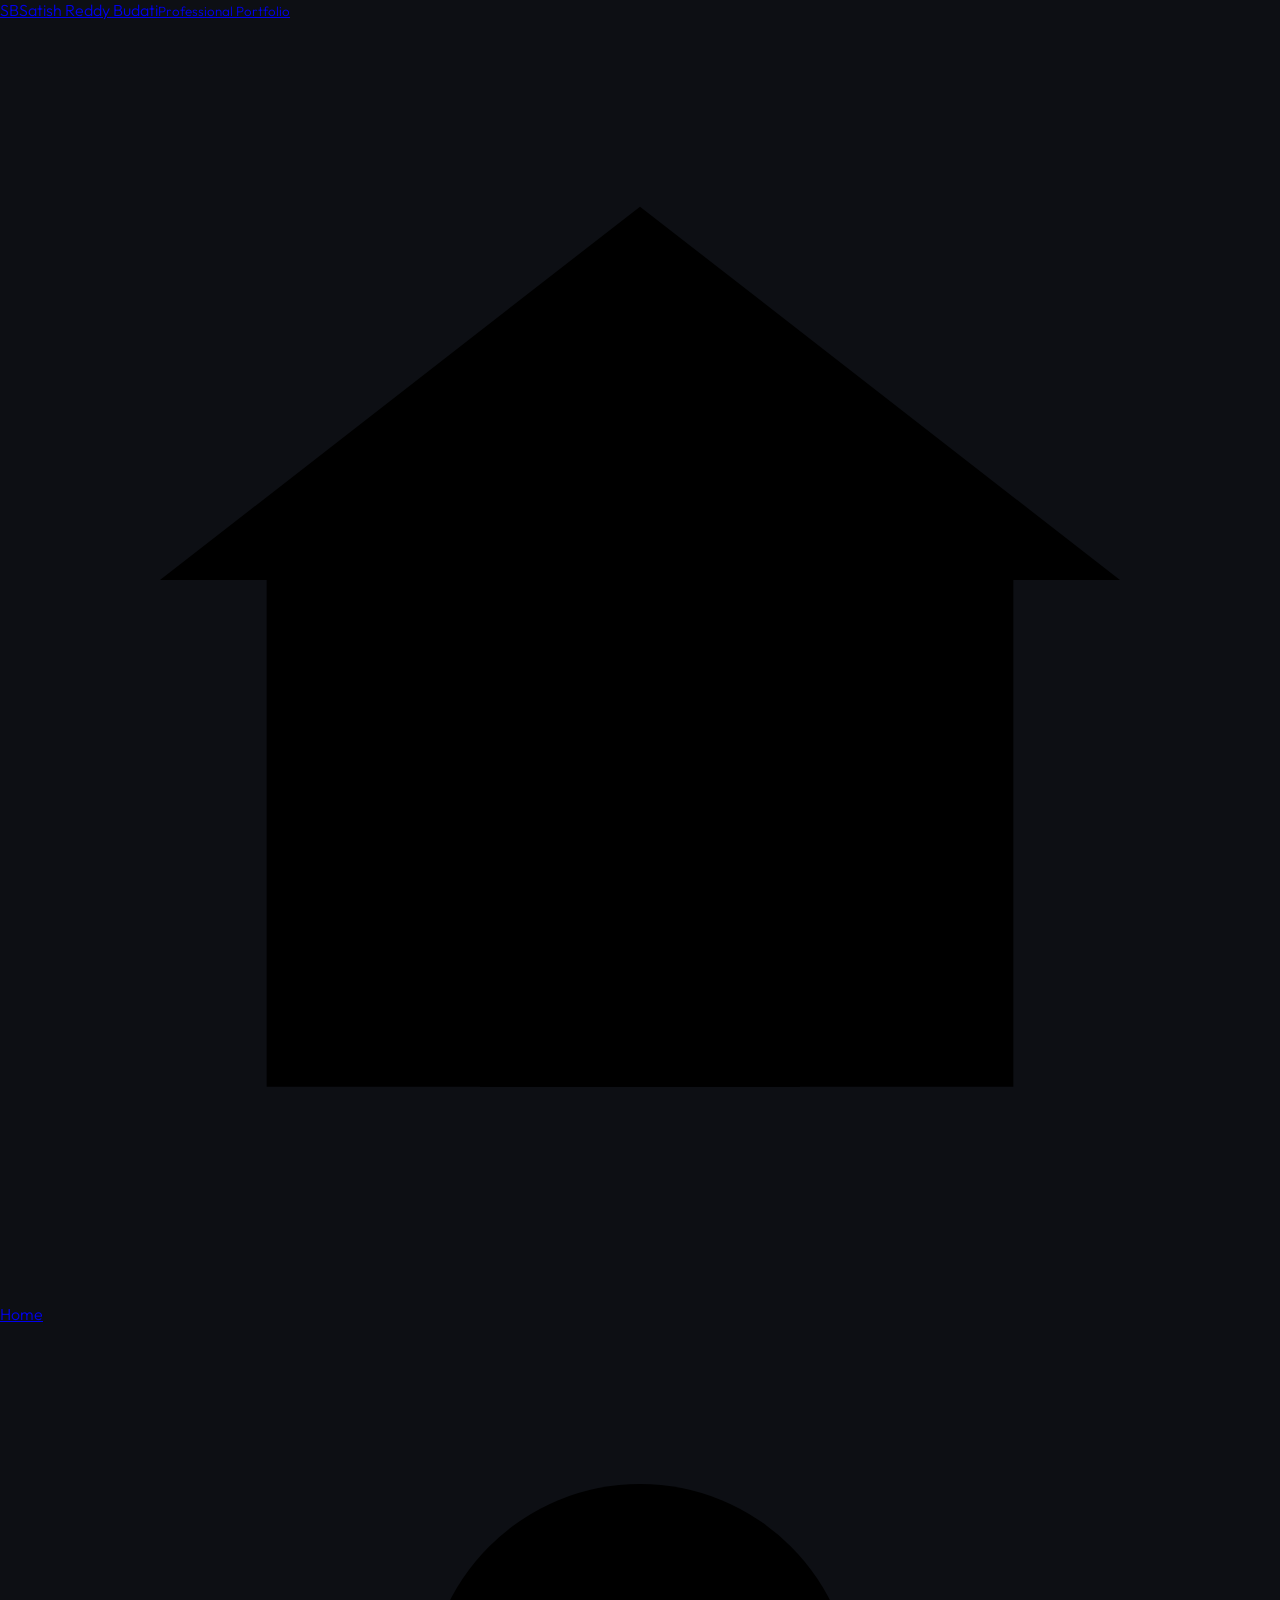
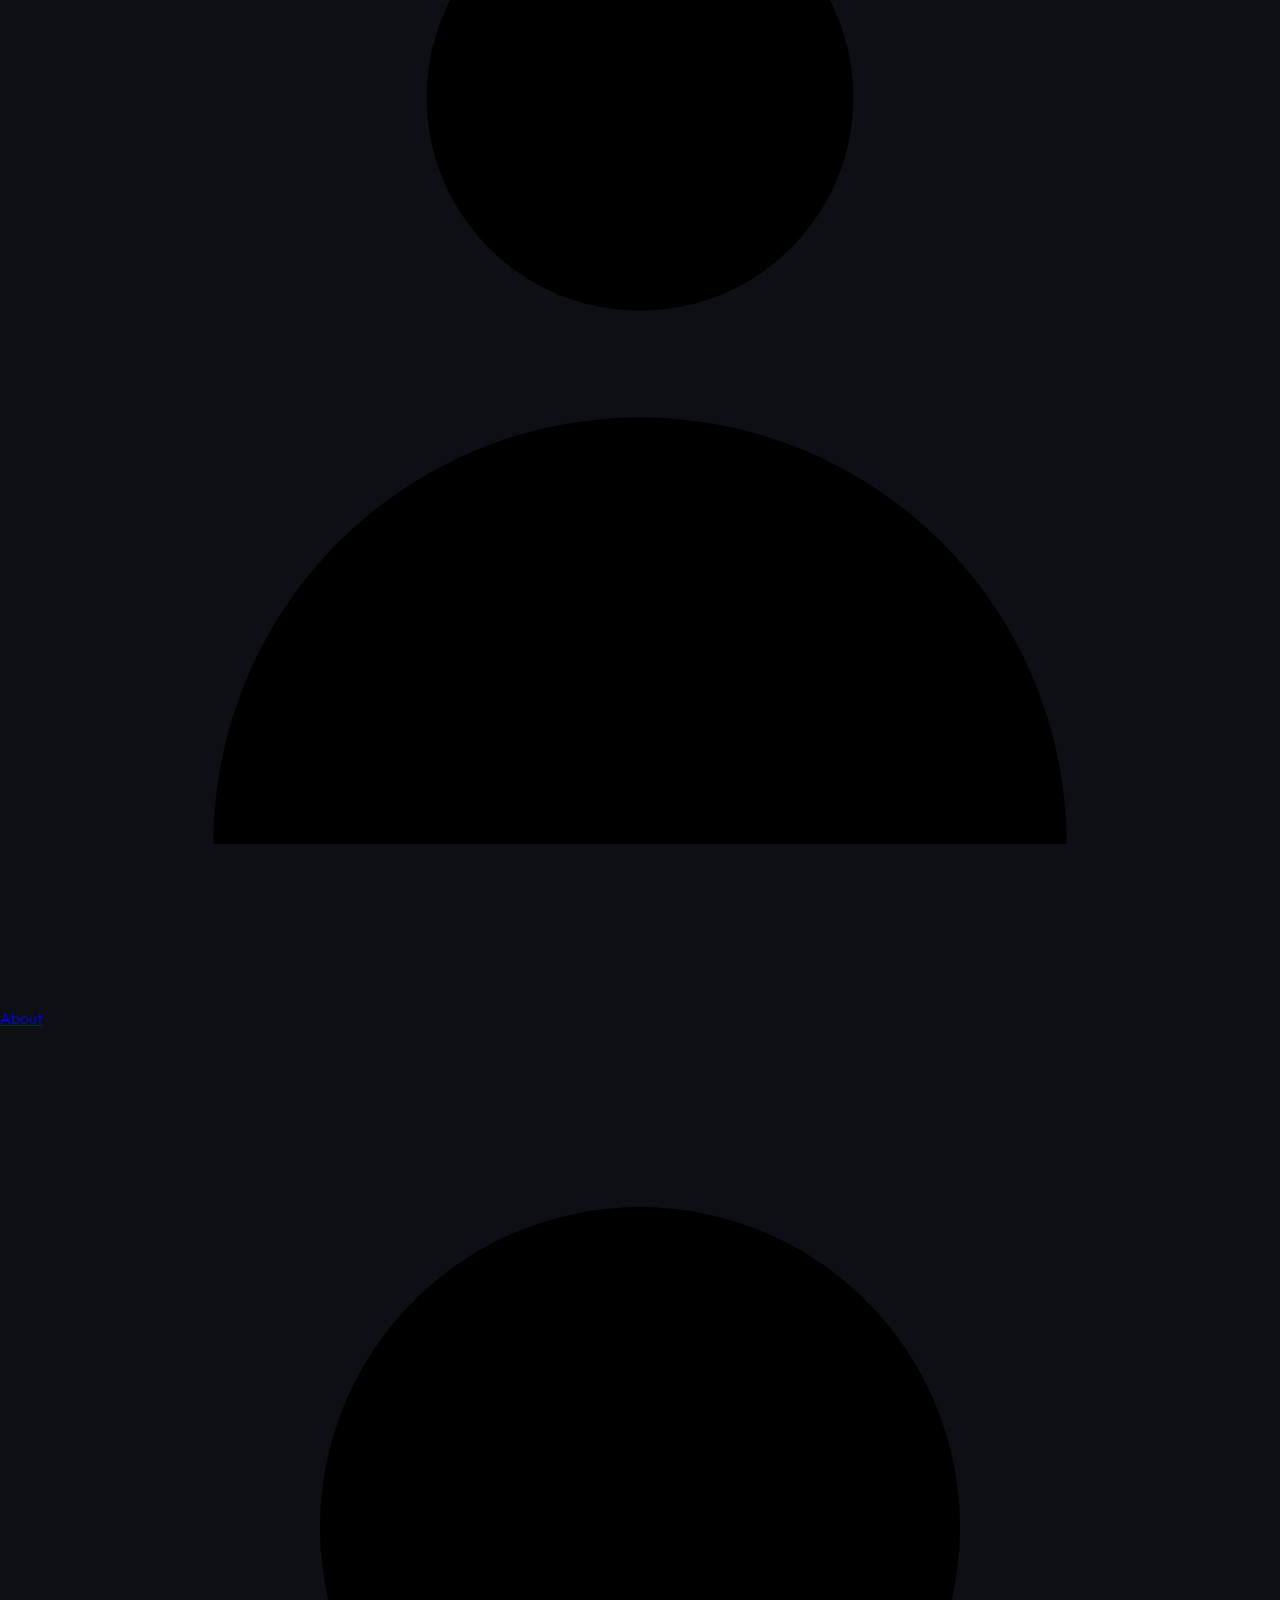
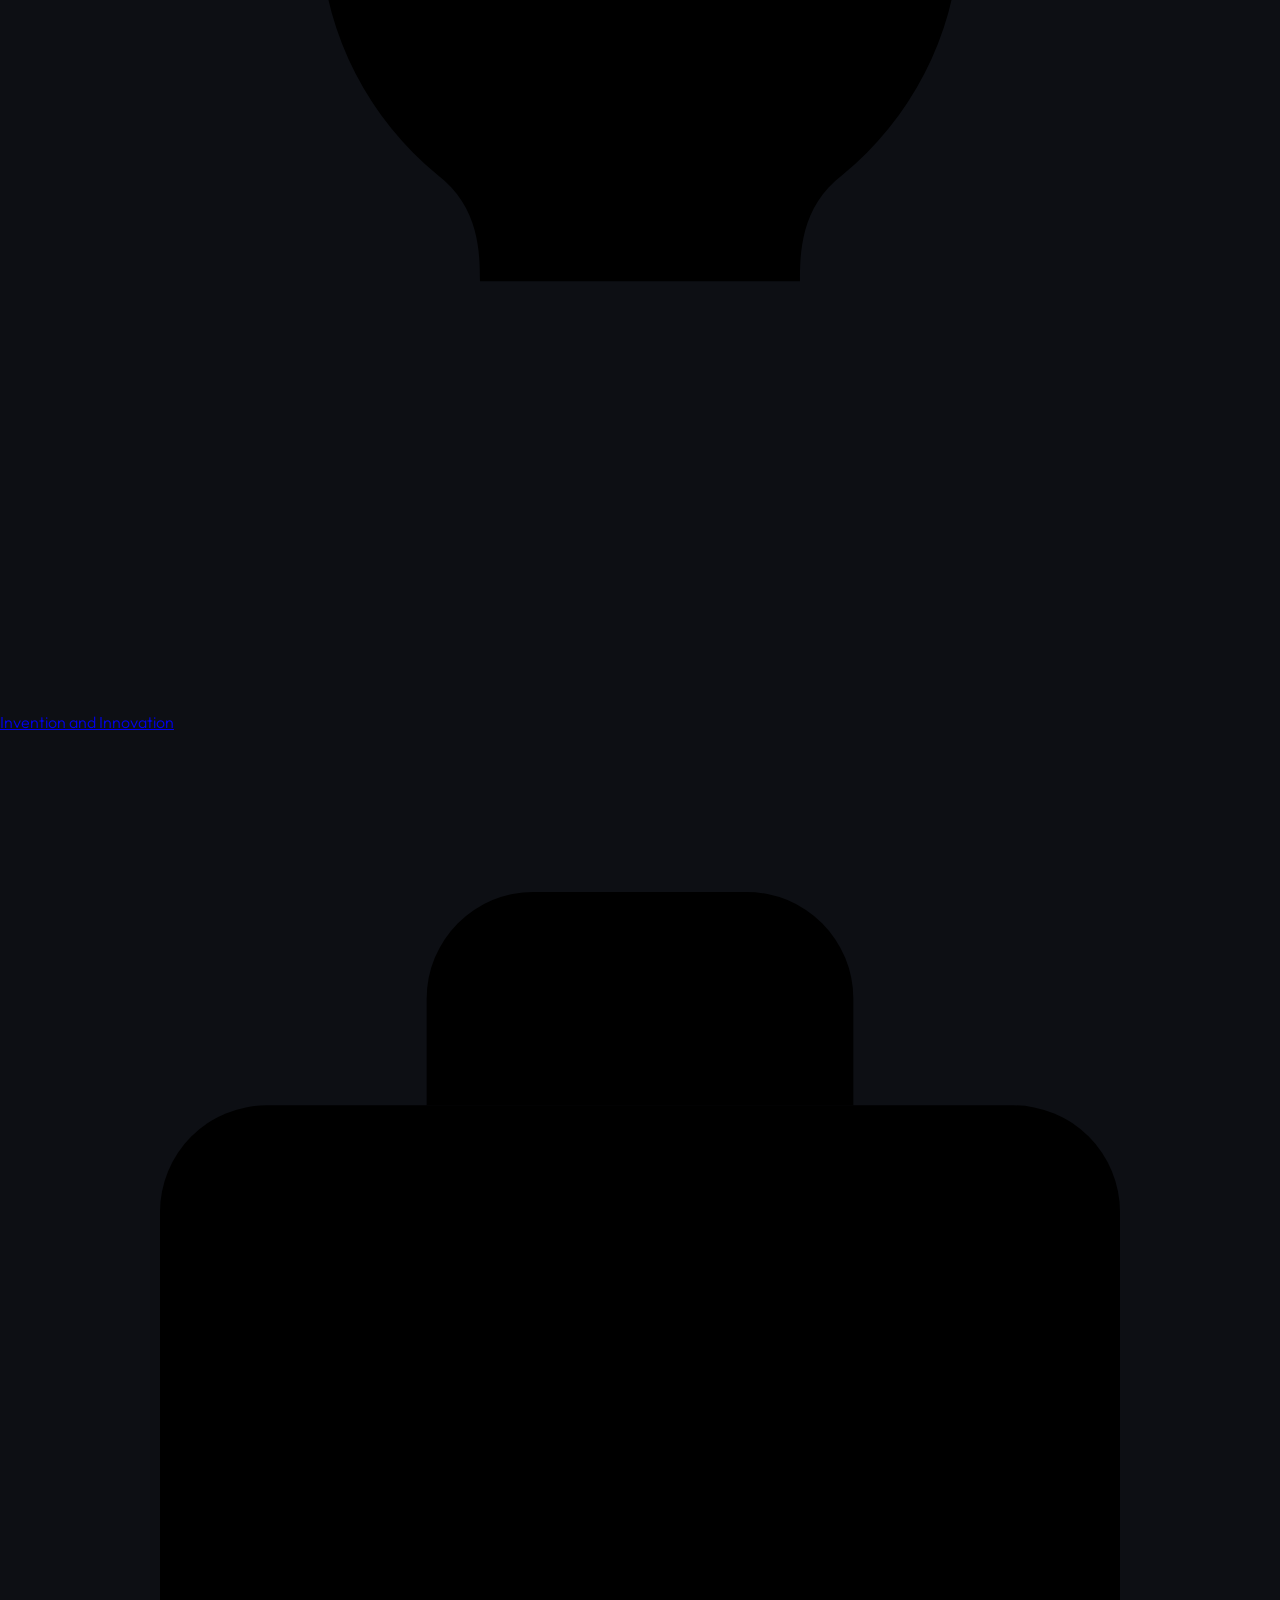
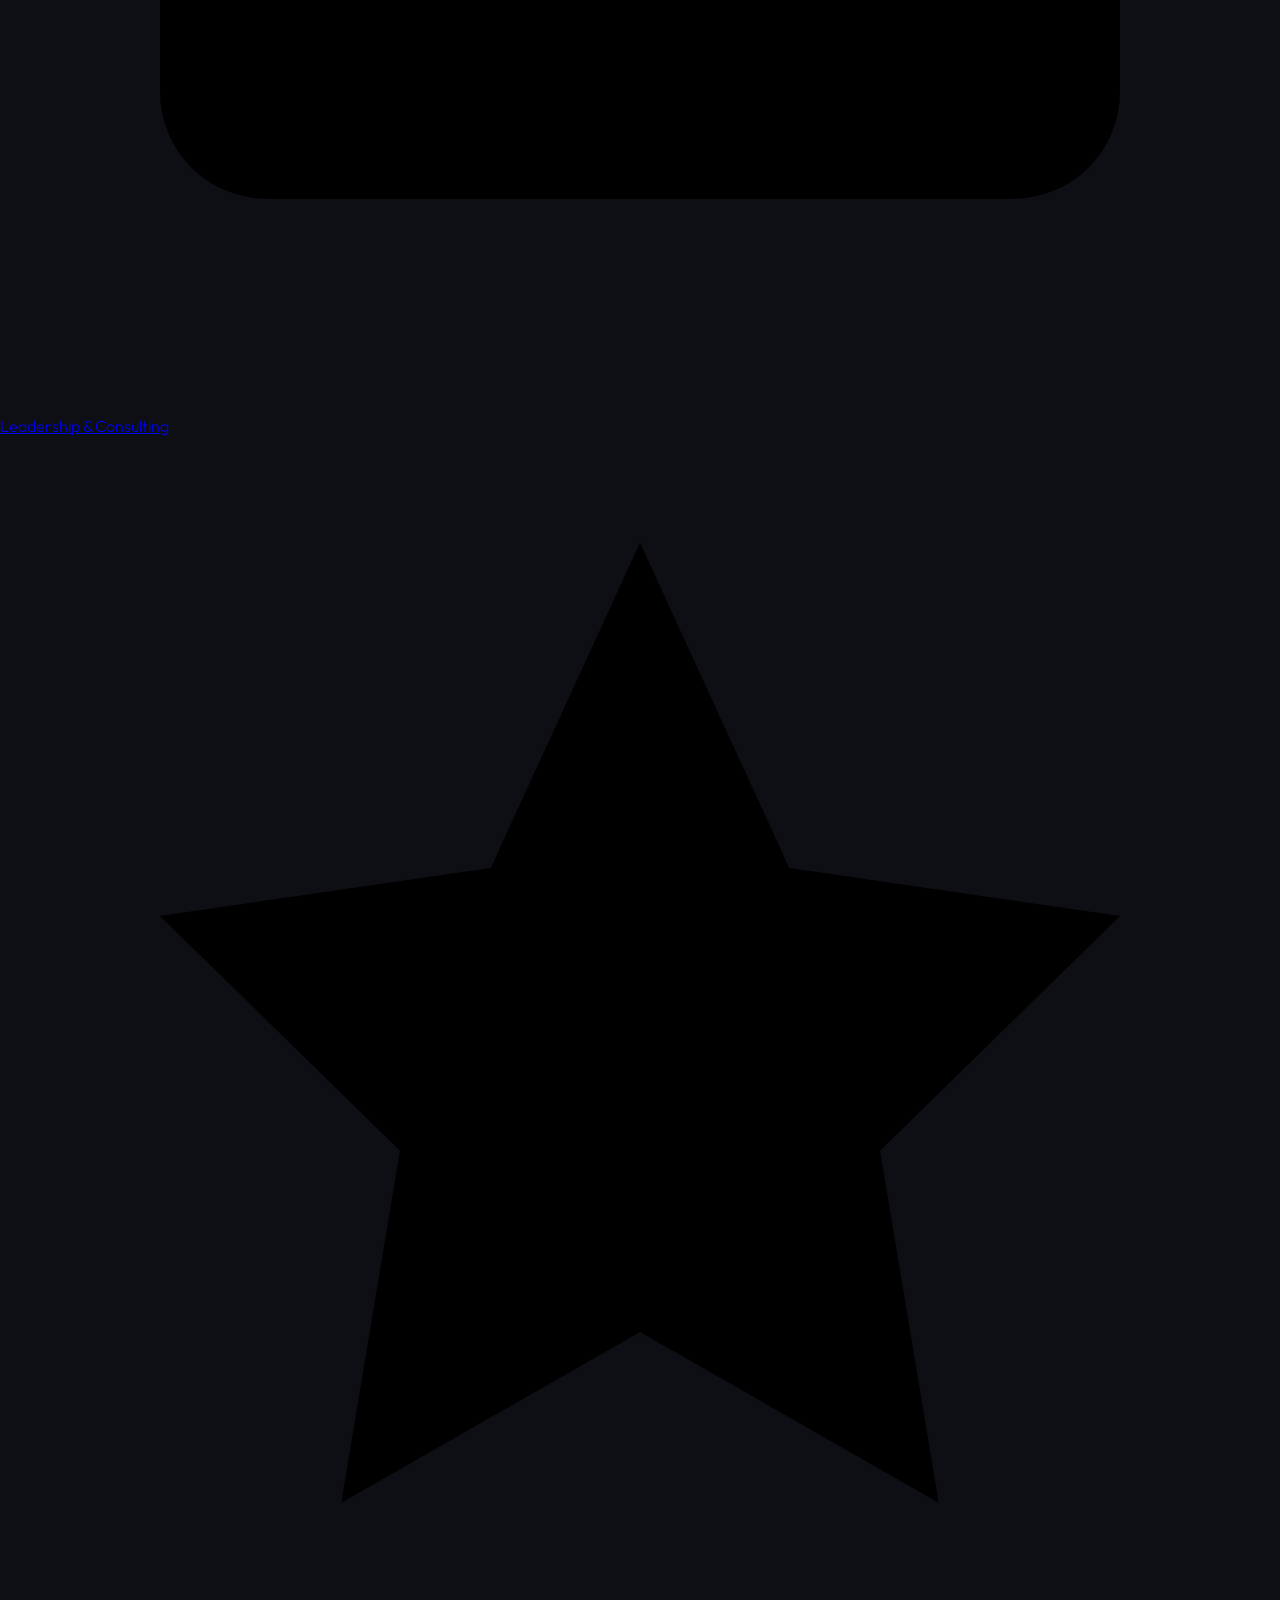
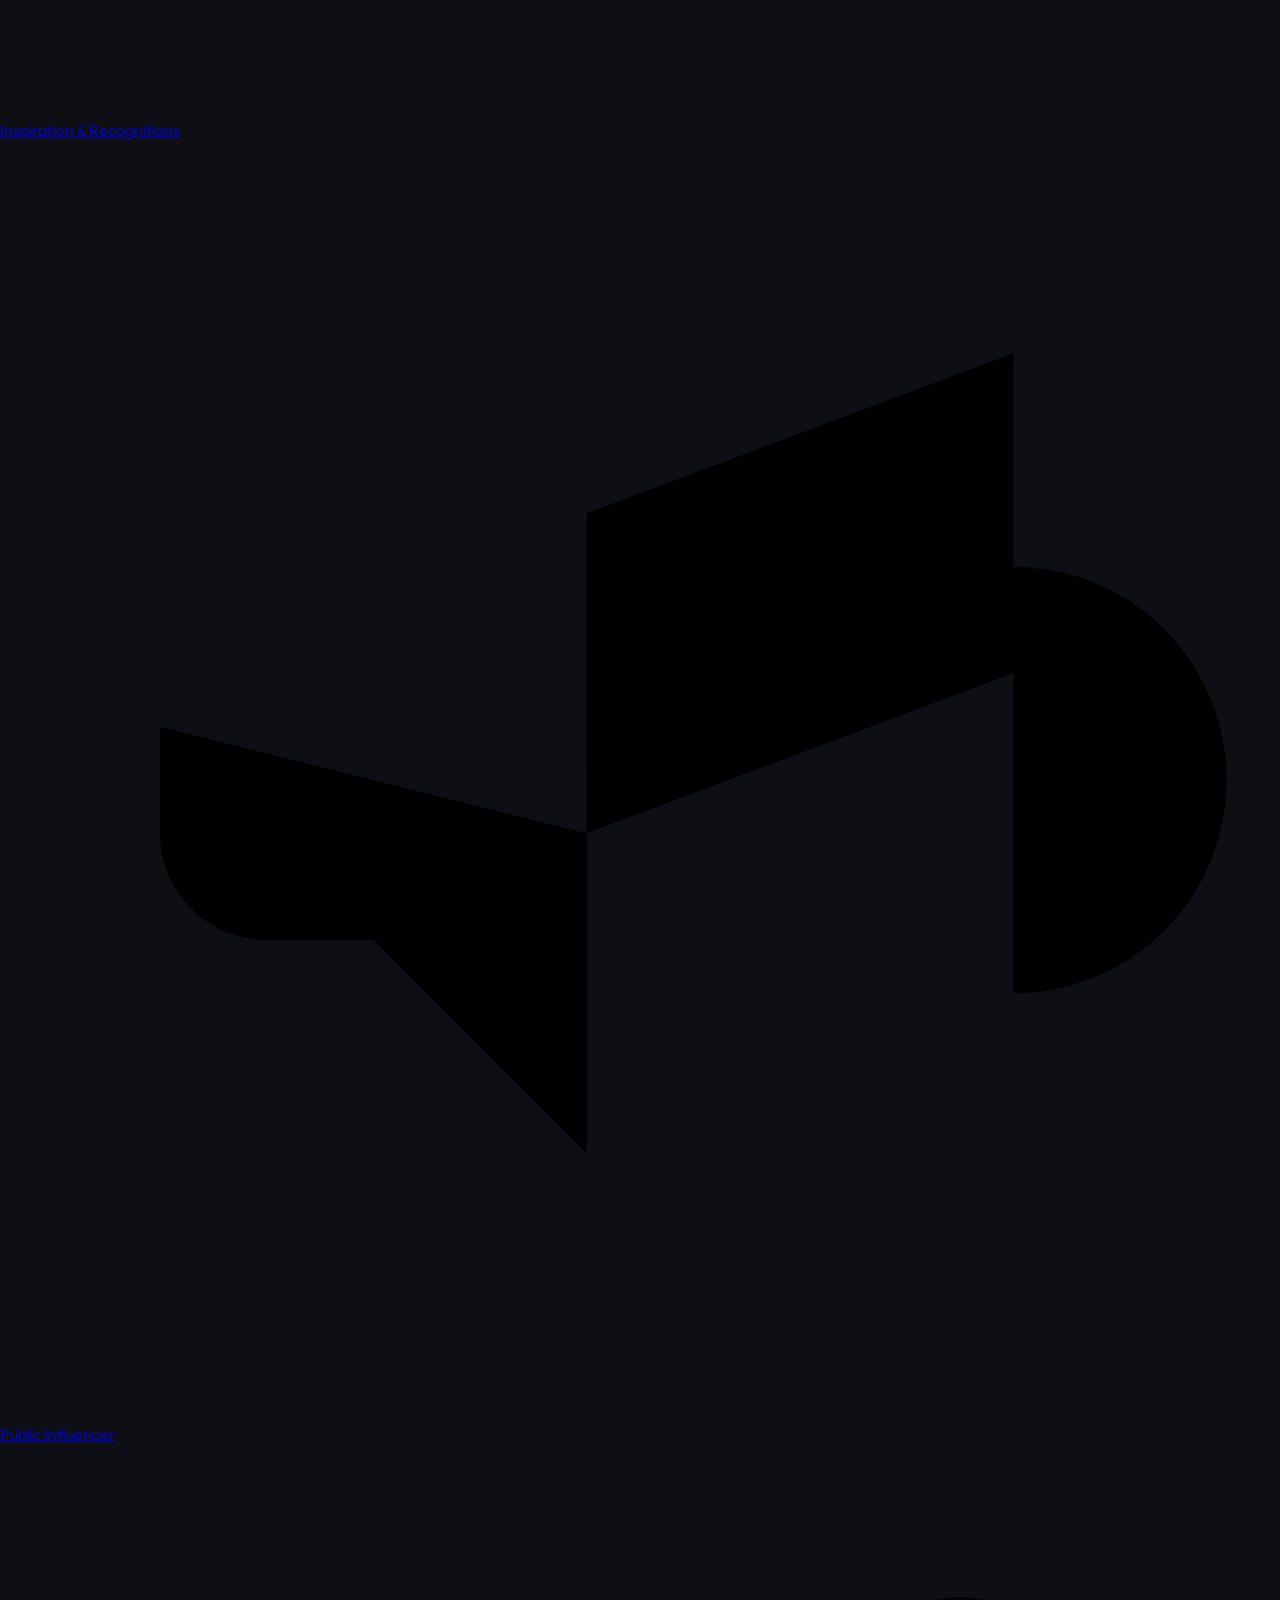
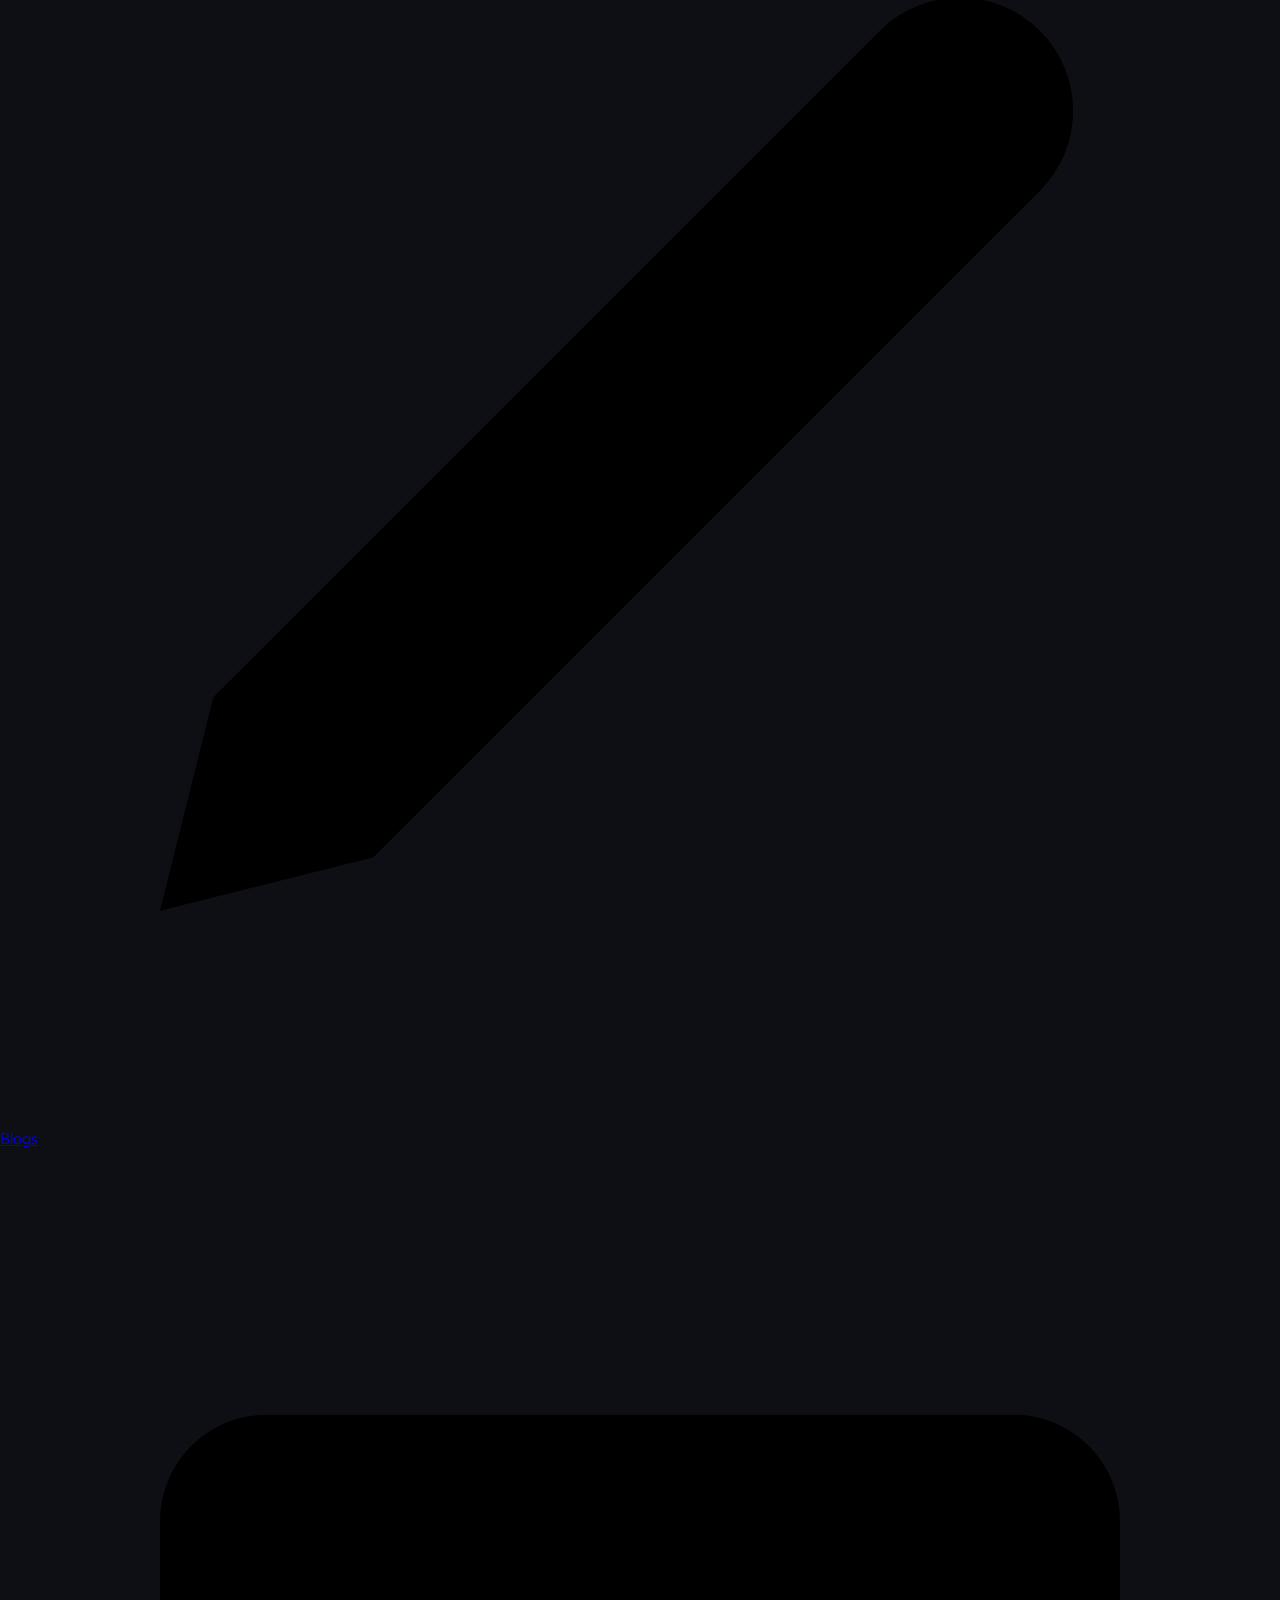
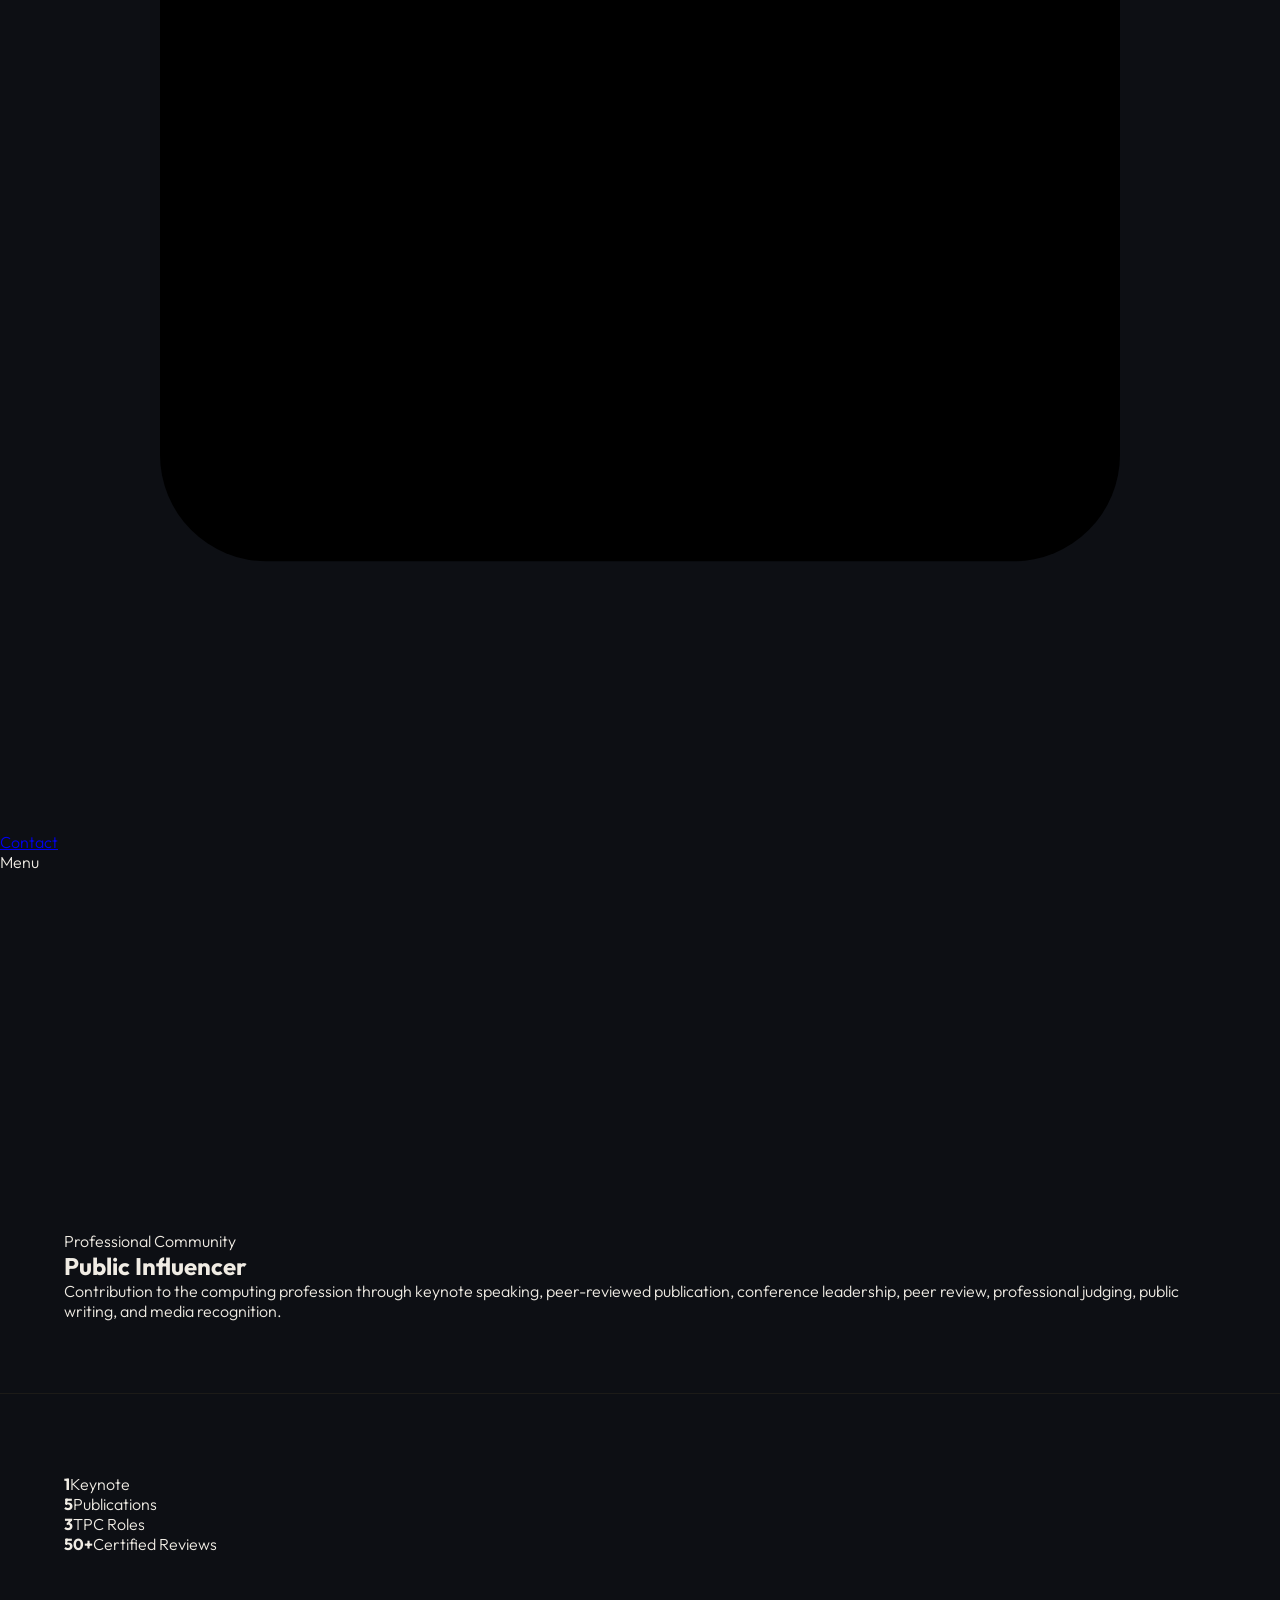
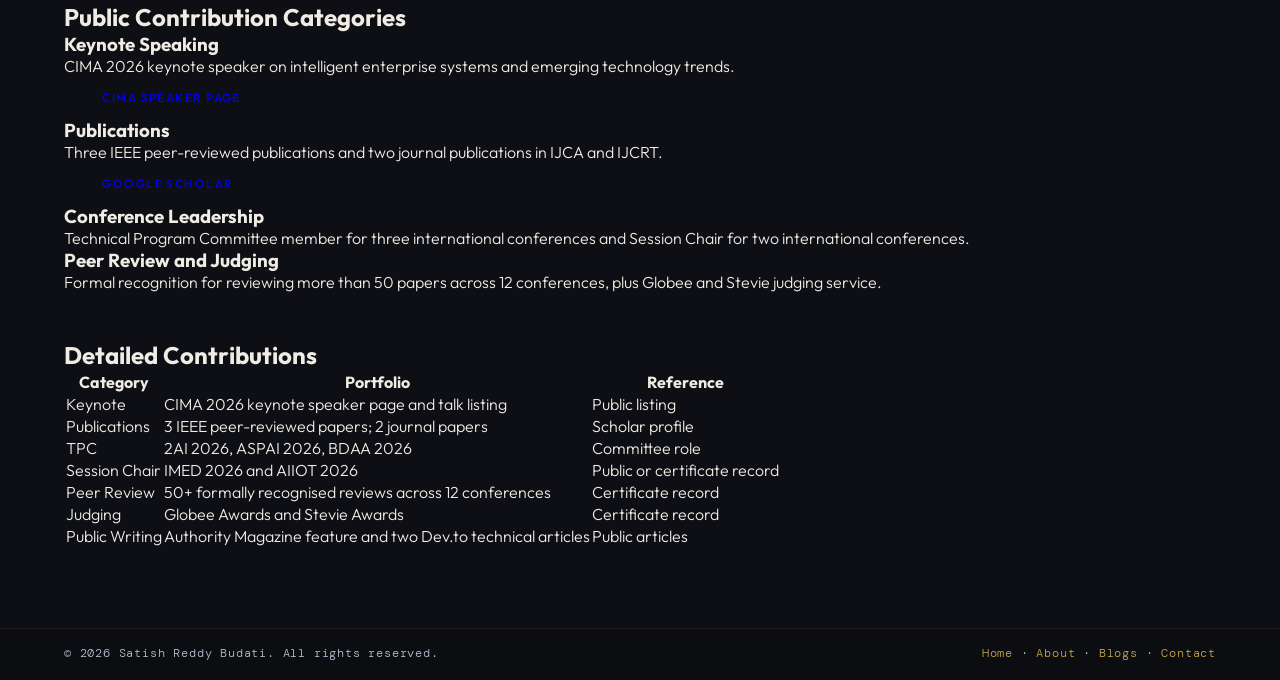
<file: public-influence.html>
<!doctype html><html lang="en"><head><meta charset="utf-8"><meta name="viewport" content="width=device-width,initial-scale=1"><title>Public Influencer | Satish Reddy Budati</title><link rel="stylesheet" href="assets/styles.css"></head><body><header class="topbar"><nav class="nav"><a class="brand" href="index.html"><span class="mark">SB</span><span>Satish Reddy Budati<small>Professional Portfolio</small></span></a><div class="links"><a href="index.html"><svg class="nav-icon" viewBox="0 0 24 24" aria-hidden="true"><path d="m3 10.5 9-7 9 7"></path><path d="M5 10v10h14V10"></path><path d="M9 20v-6h6v6"></path></svg>Home</a><a href="about.html"><svg class="nav-icon" viewBox="0 0 24 24" aria-hidden="true"><path d="M20 21a8 8 0 0 0-16 0"></path><circle cx="12" cy="7" r="4"></circle></svg>About</a><a href="innovation.html"><svg class="nav-icon" viewBox="0 0 24 24" aria-hidden="true"><path d="M9 18h6"></path><path d="M10 22h4"></path><path d="M8.2 14a6 6 0 1 1 7.6 0c-.8.6-.8 1.5-.8 2H9c0-.5 0-1.4-.8-2Z"></path></svg>Invention and Innovation</a><a href="consultancy.html"><svg class="nav-icon" viewBox="0 0 24 24" aria-hidden="true"><rect x="3" y="7" width="18" height="13" rx="2"></rect><path d="M8 7V5a2 2 0 0 1 2-2h4a2 2 0 0 1 2 2v2"></path><path d="M3 13h18"></path></svg>Leadership &amp; Consulting</a><a href="inspiring-others.html"><svg class="nav-icon" viewBox="0 0 24 24" aria-hidden="true"><path d="M12 2 9.2 8.1 3 9l4.5 4.4L6.4 20 12 16.8 17.6 20l-1.1-6.6L21 9l-6.2-.9L12 2Z"></path></svg>Inspiration &amp; Recognitions</a><a class="active" href="public-influence.html"><svg class="nav-icon" viewBox="0 0 24 24" aria-hidden="true"><path d="M3 11v2a2 2 0 0 0 2 2h2l4 4v-6"></path><path d="M11 7v6l8-3V4l-8 3Z"></path><path d="M19 8a4 4 0 0 1 0 8"></path></svg>Public Influencer</a><a href="blogs.html"><svg class="nav-icon" viewBox="0 0 24 24" aria-hidden="true"><path d="M12 20h9"></path><path d="M16.5 3.5a2.1 2.1 0 0 1 3 3L7 19l-4 1 1-4Z"></path></svg>Blogs</a><a href="contact.html"><svg class="nav-icon" viewBox="0 0 24 24" aria-hidden="true"><rect x="3" y="5" width="18" height="14" rx="2"></rect><path d="m3 7 9 6 9-6"></path></svg>Contact</a></div><span class="mobile">Menu</span></nav></header><section class="page-hero"><div class="wrap"><div class="eyebrow">Professional Community</div><h1>Public Influencer</h1><p>Contribution to the computing profession through keynote speaking, peer-reviewed publication, conference leadership, peer review, professional judging, public writing, and media recognition.</p></div></section><section class="section"><div class="stats" style="margin-top:0"><div class="stat"><b>1</b><span>Keynote</span></div><div class="stat"><b>5</b><span>Publications</span></div><div class="stat"><b>3</b><span>TPC Roles</span></div><div class="stat"><b>50+</b><span>Certified Reviews</span></div></div><h2 style="margin-top:48px">Public Contribution Categories</h2><div class="grid"><article class="card"><h3>Keynote Speaking</h3><p>CIMA 2026 keynote speaker on intelligent enterprise systems and emerging technology trends.</p><a class="btn" href="https://www.scrs.in/conference/CIMA2026/speaker/talk/22990">CIMA Speaker Page</a></article><article class="card"><h3>Publications</h3><p>Three IEEE peer-reviewed publications and two journal publications in IJCA and IJCRT.</p><a class="btn" href="https://scholar.google.com/citations?hl=en&user=waVudkwAAAAJ">Google Scholar</a></article><article class="card"><h3>Conference Leadership</h3><p>Technical Program Committee member for three international conferences and Session Chair for two international conferences.</p></article><article class="card"><h3>Peer Review and Judging</h3><p>Formal recognition for reviewing more than 50 papers across 12 conferences, plus Globee and Stevie judging service.</p></article></div><h2 style="margin-top:48px">Detailed Contributions</h2><table class="table"><tr><th>Category</th><th>Portfolio</th><th>Reference</th></tr><tr><td>Keynote</td><td>CIMA 2026 keynote speaker page and talk listing</td><td>Public listing</td></tr><tr><td>Publications</td><td>3 IEEE peer-reviewed papers; 2 journal papers</td><td>Scholar profile</td></tr><tr><td>TPC</td><td>2AI 2026, ASPAI 2026, BDAA 2026</td><td>Committee role</td></tr><tr><td>Session Chair</td><td>IMED 2026 and AIIOT 2026</td><td>Public or certificate record</td></tr><tr><td>Peer Review</td><td>50+ formally recognised reviews across 12 conferences</td><td>Certificate record</td></tr><tr><td>Judging</td><td>Globee Awards and Stevie Awards</td><td>Certificate record</td></tr><tr><td>Public Writing</td><td>Authority Magazine feature and two Dev.to technical articles</td><td>Public articles</td></tr></table></section><footer class="footer"><div class="footer-inner"><div>&copy; 2026 Satish Reddy Budati. All rights reserved.</div><div><a href="index.html">Home</a> · <a href="about.html">About</a> · <a href="blogs.html">Blogs</a> · <a href="contact.html">Contact</a></div></div></footer></body></html>
</file>
<file: assets/styles.css>
@import url('https://fonts.googleapis.com/css2?family=Cormorant+Garamond:ital,wght@0,300;0,400;0,600;1,300;1,400&family=DM+Mono:wght@300;400&family=Outfit:wght@200;300;400;500;600&display=swap');

*,*::before,*::after{box-sizing:border-box;margin:0;padding:0}
html{scroll-behavior:smooth}
:root{
  --ink:#0d0f14;
  --slate:#1e2535;
  --paper:#f0ece4;
  --gold:#c9a84c;
  --mist:#b8c4d4;
  --border:rgba(201,168,76,0.22);
}
body{
  background:var(--ink);
  color:var(--paper);
  font-family:'Outfit',sans-serif;
  font-weight:300;
  overflow-x:hidden;
}

/* SAME NAVIGATION ON EVERY PAGE */
.site-nav{
  position:fixed;
  top:0;left:0;right:0;
  z-index:100;
  display:flex;
  align-items:center;
  justify-content:space-between;
  padding:1.2rem 5%;
  background:rgba(13,15,20,0.93);
  backdrop-filter:blur(8px);
  -webkit-backdrop-filter:blur(8px);
  border-bottom:1px solid rgba(201,168,76,0.08);
}
.nav-logo{
  font-family:'Cormorant Garamond',serif;
  font-size:1.3rem;
  font-style:italic;
  font-weight:600;
  color:var(--gold);
  text-decoration:none;
  letter-spacing:.05em;
  transition:color .3s,text-shadow .3s;
}
.nav-logo:hover{
  color:#e8c96b;
  text-shadow:0 0 8px rgba(201,168,76,.72),0 0 18px rgba(201,168,76,.32);
}
.nav-links{
  display:flex;
  gap:2rem;
  list-style:none;
  align-items:center;
}
.nav-links a{
  color:var(--mist);
  text-decoration:none;
  font-family:'Outfit',sans-serif;
  font-size:.75rem;
  font-weight:300;
  letter-spacing:.12em;
  text-transform:uppercase;
  white-space:nowrap;
  transition:color .3s,text-shadow .3s;
}
.nav-links a:hover,
.nav-links a.active{
  color:var(--gold);
}
.nav-links a:hover{
  text-shadow:0 0 7px rgba(201,168,76,.75),0 0 16px rgba(201,168,76,.3);
}
.hamburger{
  display:none;
  flex-direction:column;
  gap:5px;
  cursor:pointer;
  background:none;
  border:none;
  padding:4px;
}
.hamburger span{width:22px;height:1.5px;background:var(--mist);display:block}
.mobile-nav{
  display:none;
  position:fixed;
  inset:0;
  background:rgba(13,15,20,.98);
  z-index:200;
  flex-direction:column;
  align-items:center;
  justify-content:center;
  gap:2.5rem;
}
.mobile-nav.open{display:flex}
.mobile-nav a{
  font-family:'Cormorant Garamond',serif;
  font-size:2.2rem;
  color:var(--paper);
  text-decoration:none;
}
.mobile-nav a:hover{color:var(--gold)}
.mobile-close{
  position:absolute;
  top:1.5rem;right:1.5rem;
  background:none;border:none;
  color:var(--mist);
  font-size:1.8rem;
  cursor:pointer;
}

/* HOME — dimensions copied from the Sujitha reference */
.hero{
  min-height:100vh;
  display:flex;
  align-items:center;
  background:var(--ink);
  padding:8rem 5% 5rem;
}
.hero-inner{max-width:780px}
.hero-tag{
  font-family:'DM Mono',monospace;
  font-size:.7rem;
  letter-spacing:.22em;
  color:var(--gold);
  text-transform:uppercase;
  margin-bottom:1.5rem;
  display:flex;
  align-items:center;
  gap:1rem;
}
.hero-tag::before{
  content:'';
  width:2.5rem;
  height:1px;
  background:var(--gold);
}
.hero-name{
  font-family:'Cormorant Garamond',serif;
  font-size:clamp(3rem,7vw,6rem);
  font-weight:300;
  line-height:1;
  margin-bottom:.5rem;
}
.hero-name em{
  color:var(--gold);
  font-style:italic;
  font-weight:300;
}
.hero-subtitle{
  font-family:'Cormorant Garamond',serif;
  font-size:clamp(1rem,2vw,1.4rem);
  color:var(--mist);
  font-style:italic;
  margin-bottom:2rem;
}
.hero-desc{
  font-size:.93rem;
  color:var(--mist);
  line-height:1.9;
  max-width:560px;
  margin-bottom:2.5rem;
}
.btn{
  display:inline-block;
  padding:.85rem 2.4rem;
  font-family:'Outfit',sans-serif;
  font-size:.75rem;
  letter-spacing:.12em;
  text-transform:uppercase;
  font-weight:500;
  text-decoration:none;
  transition:all .3s;
}
.btn-gold{background:var(--gold);color:var(--ink)}
.btn-gold:hover{
  background:#e8c96b;
  transform:translateY(-3px);
  box-shadow:0 8px 25px rgba(201,168,76,.3);
}

/* INNER PAGES */
.page-hero{
  min-height:58vh;
  display:flex;
  align-items:flex-end;
  padding:9rem 5% 4.5rem;
  border-bottom:1px solid rgba(201,168,76,.08);
}
.page-hero-inner{max-width:900px}
.kicker,.slabel{
  font-family:'DM Mono',monospace;
  font-size:.67rem;
  letter-spacing:.2em;
  color:var(--gold);
  text-transform:uppercase;
  margin-bottom:.8rem;
}
.page-title,.stitle{
  font-family:'Cormorant Garamond',serif;
  font-size:clamp(2.5rem,5vw,4.6rem);
  font-weight:300;
  line-height:1.05;
}
.page-title em,.stitle em{color:var(--gold);font-style:italic}
.page-intro{
  max-width:720px;
  margin-top:1.5rem;
  color:var(--mist);
  line-height:1.9;
  font-size:.93rem;
}
.section{padding:5rem 5%}
.section.alt{background:var(--slate)}
.si{max-width:1100px;margin:0 auto}
.stitle{font-size:clamp(2rem,4vw,3.4rem);line-height:1.15;margin-bottom:2.5rem}
.slabel{
  display:flex;align-items:center;gap:1rem;
}
.slabel::after{content:'';flex:1;height:1px;background:var(--border)}
.lead,.about-copy p,.feature p,.tbody p,.clean-row p{
  color:var(--mist);
  line-height:1.9;
  font-size:.91rem;
}
.about-grid{display:flex;gap:3rem;align-items:flex-start}
.portrait{
  width:260px;min-width:260px;height:auto;display:block;
  border:1px solid var(--border);
}
.about-copy p{margin-bottom:1.1rem}
.about-copy strong{color:var(--paper);font-weight:500}
.highlights{display:grid;grid-template-columns:1fr 1fr;gap:1rem;margin-top:2rem}
.hl{border-left:1px solid var(--gold);padding:.45rem 0 .45rem 1rem}
.hl small,.feature-meta,.tlabel{
  display:block;
  font-family:'DM Mono',monospace;
  font-size:.62rem;
  letter-spacing:.14em;
  color:var(--gold);
  text-transform:uppercase;
  margin-bottom:.3rem;
}
.hl span{font-size:.82rem;color:var(--paper)}
.clean-list,.timeline{border-top:1px solid var(--border)}
.clean-row,.titem,.feature{
  display:grid;
  grid-template-columns:240px 1fr;
  gap:2rem;
  padding:1.7rem 0;
  border-bottom:1px solid var(--border);
}
.clean-row h3,.tbody h3,.feature h3{
  font-family:'Cormorant Garamond',serif;
  font-size:1.35rem;
  font-weight:400;
  color:var(--paper);
}
.feature-meta,.tlabel{padding-top:.25rem}
.tags{display:flex;flex-wrap:wrap;gap:.5rem;margin-top:1rem}
.tag{
  font-family:'DM Mono',monospace;
  font-size:.6rem;
  letter-spacing:.08em;
  color:var(--gold);
  border:1px solid var(--border);
  padding:.25rem .65rem;
}
.linkline{margin-top:1rem}
.linkline a,.footer a{color:var(--gold);text-decoration:none}
.footer{
  border-top:1px solid rgba(201,168,76,.12);
  padding:2rem 5%;
}
.footer-inner{
  max-width:1100px;margin:0 auto;
  display:flex;justify-content:space-between;gap:1rem;
  color:var(--mist);
  font-family:'DM Mono',monospace;
  font-size:.6rem;
  letter-spacing:.08em;
}

@media(max-width:1100px){
  .nav-links{gap:1.25rem}
  .nav-links a{font-size:.68rem}
}
@media(max-width:768px){
  .nav-links{display:none}
  .hamburger{display:flex}
  .hero{padding:7rem 4% 4rem}
  .page-hero{padding:8rem 4% 3.5rem}
  .section{padding:4rem 4%}
  .about-grid{flex-direction:column;gap:2rem}
  .portrait{width:100%;max-width:330px;min-width:0}
  .highlights{grid-template-columns:1fr}
  .clean-row,.titem,.feature{grid-template-columns:1fr;gap:.8rem}
  .footer-inner{flex-direction:column}
}


/* Footer on every page */
body{
  min-height:100vh;
  display:flex;
  flex-direction:column;
}
body > .hero,
body > .page-hero,
body > .section{
  flex-shrink:0;
}
.footer{
  margin-top:auto;
}

/* Career — inspired by the reference site's clean experience timeline */
.career-section{
  background:var(--slate);
}
.career-list{
  border-top:1px solid var(--border);
}
.career-item{
  display:grid;
  grid-template-columns:220px minmax(0,1fr);
  gap:2.2rem;
  padding:2rem 0;
  border-bottom:1px solid var(--border);
}
.career-company{
  font-family:'Cormorant Garamond',serif;
  font-size:1.35rem;
  font-weight:400;
  color:var(--paper);
  line-height:1.2;
}
.career-head{
  display:flex;
  justify-content:space-between;
  align-items:baseline;
  gap:1.5rem;
  margin-bottom:.7rem;
}
.career-head h3{
  font-family:'Cormorant Garamond',serif;
  font-size:1.45rem;
  font-weight:400;
  color:var(--paper);
}
.career-head span{
  font-family:'DM Mono',monospace;
  font-size:.58rem;
  letter-spacing:.09em;
  text-transform:uppercase;
  color:var(--gold);
  white-space:nowrap;
}
.career-body p{
  color:var(--mist);
  line-height:1.85;
  font-size:.9rem;
  max-width:760px;
}
.career-tags{
  display:flex;
  flex-wrap:wrap;
  gap:.45rem;
  margin-top:1rem;
}
.career-tags span{
  font-family:'DM Mono',monospace;
  font-size:.56rem;
  letter-spacing:.06em;
  color:var(--gold);
  border:1px solid var(--border);
  padding:.24rem .6rem;
}
.career-item.earlier{
  padding-bottom:1.6rem;
}

/* Publications */
.publication-group{
  border-top:1px solid var(--border);
}
.publication-group + .publication-group{
  margin-top:3.5rem;
}
.publication-group-title{
  font-family:'DM Mono',monospace;
  color:var(--gold);
  text-transform:uppercase;
  letter-spacing:.16em;
  font-size:.63rem;
  padding:1rem 0 .8rem;
}
.publication-item{
  display:grid;
  grid-template-columns:220px minmax(0,1fr);
  gap:2.2rem;
  padding:1.7rem 0;
  border-top:1px solid rgba(201,168,76,.12);
}
.publication-meta{
  font-family:'DM Mono',monospace;
  color:var(--gold);
  font-size:.58rem;
  letter-spacing:.08em;
  text-transform:uppercase;
  line-height:1.7;
}
.publication-body h3{
  font-family:'Cormorant Garamond',serif;
  font-size:1.35rem;
  line-height:1.2;
  font-weight:400;
  color:var(--paper);
  margin-bottom:.55rem;
}
.publication-body p{
  color:var(--mist);
  line-height:1.8;
  font-size:.88rem;
  max-width:780px;
}
.publication-body a,
.publication-profile-link a{
  display:inline-block;
  margin-top:.7rem;
  color:var(--gold);
  text-decoration:none;
  font-family:'DM Mono',monospace;
  font-size:.62rem;
  letter-spacing:.06em;
}
.publication-body a:hover,
.publication-profile-link a:hover{
  color:#e8c96b;
  text-shadow:0 0 7px rgba(201,168,76,.55);
}
.publication-profile-link{
  margin-top:2rem;
  padding-top:1.3rem;
  border-top:1px solid var(--border);
}

/* Footer readability */
.footer{
  background:#0b0d11;
}
.footer-inner{
  align-items:center;
  line-height:1.6;
}

@media(max-width:768px){
  .career-item,
  .publication-item{
    grid-template-columns:1fr;
    gap:.75rem;
  }
  .career-head{
    flex-direction:column;
    align-items:flex-start;
    gap:.35rem;
  }
  .career-head span{
    white-space:normal;
  }
}


/* Home page viewport + footer refinement */
body:has(.hero){
  min-height:100vh;
}
body:has(.hero) .hero{
  min-height:calc(100vh - 58px - 66px);
  padding-top:7rem;
  padding-bottom:3rem;
}
body:has(.hero) .footer{
  margin-top:0;
}

/* Footer alignment and visibility */
.footer{
  padding:1rem 2.2%;
}
.footer-inner{
  width:100%;
  max-width:none;
  margin:0;
  display:flex;
  align-items:center;
  justify-content:space-between;
  gap:2rem;
  font-size:.72rem;
  letter-spacing:.07em;
}
.footer-inner > div:first-child{
  margin-right:auto;
  text-align:left;
}
.footer-inner > div:last-child{
  margin-left:auto;
  text-align:right;
}
.footer a{
  color:var(--gold);
  transition:color .25s ease, text-shadow .25s ease;
}
.footer a:hover,
.footer a:focus-visible{
  color:#e8c96b;
  text-shadow:
    0 0 7px rgba(201,168,76,.8),
    0 0 16px rgba(201,168,76,.35);
  outline:none;
}

@media(min-width:769px){
  body:has(.hero){
    overflow-y:hidden;
  }
}

@media(max-width:768px){
  .footer{
    padding:1rem 4%;
  }
  .footer-inner{
    font-size:.68rem;
    gap:.75rem;
  }
}


/* Match footer horizontal width/alignment to header */
.footer{
  padding-left:5%;
  padding-right:5%;
}
.footer-inner{
  width:100%;
  max-width:none;
}

@media(max-width:768px){
  .footer{
    padding-left:4%;
    padding-right:4%;
  }
}


/* ===== Mobile hardening: iPhone + Android ===== */
html, body{
  width:100%;
  max-width:100%;
  overflow-x:hidden;
}

img{
  max-width:100%;
  height:auto;
}

a, p, h1, h2, h3, span{
  overflow-wrap:anywhere;
}

/* Safe areas for iPhones with notches / home indicator */
.site-nav{
  padding-top:max(1.2rem, env(safe-area-inset-top));
  padding-left:max(5%, env(safe-area-inset-left));
  padding-right:max(5%, env(safe-area-inset-right));
}
.footer{
  padding-bottom:max(1rem, env(safe-area-inset-bottom));
  padding-left:max(5%, env(safe-area-inset-left));
  padding-right:max(5%, env(safe-area-inset-right));
}

/* Mobile menu should behave like a native full-screen sheet */
.mobile-nav{
  padding:
    max(4rem, env(safe-area-inset-top))
    max(1.25rem, env(safe-area-inset-right))
    max(3rem, env(safe-area-inset-bottom))
    max(1.25rem, env(safe-area-inset-left));
  overflow-y:auto;
}
body:has(.mobile-nav.open){
  overflow:hidden;
}
.mobile-nav a{
  text-align:center;
  line-height:1.15;
  max-width:92vw;
}
.mobile-close,
.hamburger{
  min-width:44px;
  min-height:44px;
}

/* More reliable viewport behavior on mobile browser chrome */
@supports (height: 100dvh){
  .hero{
    min-height:100dvh;
  }
}

@media(max-width:768px){
  .site-nav{
    padding-left:max(4%, env(safe-area-inset-left));
    padding-right:max(4%, env(safe-area-inset-right));
  }

  .nav-logo{
    font-size:1.45rem;
  }

  .hamburger{
    align-items:center;
    justify-content:center;
  }

  .hero{
    min-height:auto;
    padding-top:7.2rem;
    padding-bottom:3.5rem;
  }

  .hero-name{
    font-size:clamp(3.2rem,16vw,5.2rem);
    line-height:.94;
  }

  .hero-subtitle{
    font-size:1.08rem;
    line-height:1.45;
  }

  .hero-desc{
    font-size:.94rem;
    line-height:1.75;
  }

  .page-hero{
    min-height:auto;
    padding-top:8rem;
    padding-bottom:3rem;
  }

  .page-title{
    font-size:clamp(2.7rem,13vw,4rem);
  }

  .section{
    padding-top:3.6rem;
    padding-bottom:3.6rem;
  }

  .stitle{
    font-size:clamp(2.2rem,11vw,3.2rem);
  }

  .about-copy p,
  .lead,
  .career-body p,
  .publication-body p,
  .clean-row p,
  .feature p{
    font-size:.94rem;
    line-height:1.75;
  }

  .career-tags span,
  .tag{
    line-height:1.35;
  }

  /* Footer: clean stacked phone layout */
  .footer{
    padding-left:max(4%, env(safe-area-inset-left));
    padding-right:max(4%, env(safe-area-inset-right));
  }

  .footer-inner{
    width:100%;
    flex-direction:column;
    align-items:flex-start;
    gap:.65rem;
    font-size:.72rem;
    letter-spacing:.045em;
  }

  .footer-inner > div:first-child,
  .footer-inner > div:last-child{
    margin:0;
    width:100%;
    text-align:left;
  }

  .footer-inner > div:last-child{
    display:flex;
    flex-wrap:wrap;
    gap:.35rem;
    align-items:center;
  }

  .footer a{
    display:inline-block;
    padding:.18rem 0;
  }
}

@media(max-width:430px){
  .hero-tag{
    font-size:.62rem;
    letter-spacing:.16em;
    gap:.7rem;
  }

  .hero-tag::before{
    width:1.8rem;
  }

  .hero-name{
    font-size:clamp(3rem,17vw,4.7rem);
  }

  .btn{
    padding:.82rem 1.6rem;
  }

  .highlights{
    gap:.8rem;
  }

  .career-item,
  .publication-item,
  .clean-row,
  .feature{
    padding-top:1.4rem;
    padding-bottom:1.4rem;
  }

  .mobile-nav{
    gap:1.75rem;
  }

  .mobile-nav a{
    font-size:1.85rem;
  }
}

/* Short landscape phones */
@media(max-height:500px) and (orientation:landscape){
  .hero{
    padding-top:6rem;
    padding-bottom:2rem;
  }
  .hero-name{
    font-size:3.6rem;
  }
  .mobile-nav{
    justify-content:flex-start;
    padding-top:4.5rem;
    gap:1.15rem;
  }
  .mobile-nav a{
    font-size:1.55rem;
  }
}


/* ===== Contact page — Sujitha-inspired styling ===== */
.contact-hero{
  min-height:52vh;
}

.contact-section-new .stitle{
  margin-bottom:2rem;
}

.contact-list .clean-row{
  grid-template-columns:260px minmax(0,1fr);
}

.contact-tags{
  display:flex;
  flex-wrap:wrap;
  gap:.7rem;
  max-width:980px;
}

.contact-tags span{
  font-family:'DM Mono',monospace;
  font-size:.6rem;
  letter-spacing:.07em;
  color:var(--gold);
  border:1px solid var(--border);
  padding:.48rem .78rem;
}

.contact-lead{
  max-width:780px;
  margin-bottom:2.2rem;
}

.contact-profile-list{
  border-top:1px solid var(--border);
}

.contact-profile-row{
  display:grid;
  grid-template-columns:220px minmax(0,1fr);
  gap:2.2rem;
  padding:1.7rem 0;
  border-bottom:1px solid var(--border);
}

.contact-profile-label{
  font-family:'DM Mono',monospace;
  font-size:.62rem;
  letter-spacing:.12em;
  color:var(--gold);
  text-transform:uppercase;
  padding-top:.2rem;
}

.contact-profile-body h3{
  font-family:'Cormorant Garamond',serif;
  font-size:1.35rem;
  font-weight:400;
  color:var(--paper);
  margin-bottom:.45rem;
}

.contact-profile-body p{
  color:var(--mist);
  font-size:.9rem;
  line-height:1.75;
  max-width:760px;
}

.contact-profile-body a{
  display:inline-block;
  margin-top:.65rem;
  color:var(--gold);
  text-decoration:none;
  font-family:'DM Mono',monospace;
  font-size:.62rem;
  letter-spacing:.05em;
  transition:color .25s ease,text-shadow .25s ease;
}

.contact-profile-body a:hover,
.contact-profile-body a:focus-visible{
  color:#e8c96b;
  text-shadow:0 0 7px rgba(201,168,76,.75),0 0 16px rgba(201,168,76,.3);
  outline:none;
}

@media(max-width:768px){
  .contact-list .clean-row,
  .contact-profile-row{
    grid-template-columns:1fr;
    gap:.75rem;
  }
  .contact-tags{
    gap:.55rem;
  }
}

/* Public Influencer - Peer Review gallery */
.peer-review-gallery-section{background:#0d0f14;border-top:1px solid rgba(201,168,76,.08)}
.peer-review-intro{max-width:780px;color:var(--mist);line-height:1.75;font-size:.92rem;margin:-1rem 0 2.25rem}
.review-grid{display:grid;grid-template-columns:repeat(3,minmax(0,1fr));gap:1rem}
.review-card{min-width:0;border:1px solid rgba(201,168,76,.22);background:#141925;transition:border-color .25s,transform .25s,box-shadow .25s}
.review-card:hover,.review-card:focus-within{border-color:rgba(201,168,76,.72);transform:translateY(-2px);box-shadow:0 10px 30px rgba(0,0,0,.25),0 0 18px rgba(201,168,76,.08)}
.review-open{width:100%;height:100%;display:grid;grid-template-columns:42% 58%;padding:0;color:inherit;background:none;border:0;text-align:left;cursor:pointer}
.review-thumb-wrap{min-height:185px;display:flex;align-items:center;justify-content:center;padding:.65rem;background:#0f141e;border-right:1px solid rgba(201,168,76,.15)}
.review-thumb{width:100%;height:100%;max-height:170px;object-fit:contain;display:block}
.review-card-copy{min-width:0;padding:1rem;display:flex;flex-direction:column}
.review-card-top{display:flex;justify-content:space-between;align-items:flex-start;gap:.75rem;margin-bottom:.5rem}
.review-acronym{color:var(--paper);font-family:'Cormorant Garamond',serif;font-size:1.06rem;font-weight:400;line-height:1.1}
.review-date{color:var(--gold);font-family:'DM Mono',monospace;font-size:.52rem;line-height:1.35;text-align:right;flex:0 0 auto}
.review-conf{color:#d6dce7;font-size:.73rem;line-height:1.45;margin-bottom:.45rem}
.review-location{color:#9faabc;font-size:.68rem;line-height:1.4;margin-bottom:.35rem}
.review-role{color:var(--paper);font-size:.72rem;line-height:1.4;margin-top:auto}
.review-view{display:inline-block;color:var(--gold);font-family:'DM Mono',monospace;font-size:.56rem;letter-spacing:.04em;margin-top:.7rem;transition:text-shadow .25s,color .25s}
.review-card:hover .review-view{color:#e8c96b;text-shadow:0 0 7px rgba(201,168,76,.65)}

.certificate-modal{position:fixed;inset:0;z-index:500;display:none;align-items:center;justify-content:center;padding:clamp(1rem,3vw,2rem)}
.certificate-modal.open{display:flex}
.certificate-modal-backdrop{position:absolute;inset:0;background:rgba(3,5,8,.88);backdrop-filter:blur(8px);-webkit-backdrop-filter:blur(8px)}
.certificate-modal-panel{position:relative;z-index:1;width:min(1180px,96vw);max-height:92vh;overflow:auto;display:grid;grid-template-columns:minmax(0,1.65fr) minmax(280px,.7fr);background:#111722;border:1px solid rgba(201,168,76,.36);box-shadow:0 24px 70px rgba(0,0,0,.55)}
.certificate-modal-close{position:absolute;top:.65rem;right:.75rem;z-index:3;width:42px;height:42px;border:1px solid rgba(201,168,76,.38);background:rgba(13,15,20,.88);color:var(--gold);font-size:1.5rem;cursor:pointer}
.certificate-modal-image-wrap{display:flex;align-items:center;justify-content:center;min-height:520px;padding:1.25rem;background:#080b10}
.certificate-modal-image-wrap img{display:block;max-width:100%;max-height:82vh;object-fit:contain;background:#fff}
.certificate-modal-details{padding:3rem 1.5rem 1.5rem;border-left:1px solid rgba(201,168,76,.18)}
.certificate-modal-kicker{font-family:'DM Mono',monospace;color:var(--gold);font-size:.6rem;letter-spacing:.11em;text-transform:uppercase;margin-bottom:.7rem}
.certificate-modal-details h3{font-family:'Cormorant Garamond',serif;font-size:2rem;font-weight:400;line-height:1.05;margin-bottom:.75rem;color:var(--paper)}
.certificate-modal-details>p{color:var(--mist);line-height:1.55;font-size:.82rem}
.certificate-meta{margin-top:1.5rem;border-top:1px solid rgba(201,168,76,.2)}
.certificate-meta>div{padding:.9rem 0;border-bottom:1px solid rgba(201,168,76,.14)}
.certificate-meta dt{color:var(--gold);font-family:'DM Mono',monospace;font-size:.55rem;letter-spacing:.08em;text-transform:uppercase;margin-bottom:.25rem}
.certificate-meta dd{color:#d5dbe5;font-size:.78rem;line-height:1.45;margin:0}
body.modal-open{overflow:hidden}
@media(min-width:1450px){.review-grid{grid-template-columns:repeat(4,minmax(0,1fr))}}
@media(max-width:1100px){.review-grid{grid-template-columns:repeat(2,minmax(0,1fr))}}
@media(max-width:760px){
 .review-grid{grid-template-columns:1fr}.review-open{grid-template-columns:38% 62%}.review-thumb-wrap{min-height:155px}
 .certificate-modal-panel{grid-template-columns:1fr}.certificate-modal-image-wrap{min-height:0;padding:3.2rem .8rem .8rem}
 .certificate-modal-image-wrap img{max-height:58vh}.certificate-modal-details{border-left:0;border-top:1px solid rgba(201,168,76,.18);padding:1.35rem}
 .certificate-modal-details h3{font-size:1.65rem}
}
@media(max-width:480px){
 .review-open{grid-template-columns:1fr}.review-thumb-wrap{min-height:190px;border-right:0;border-bottom:1px solid rgba(201,168,76,.15)}.review-thumb{max-height:180px}
}


/* ===== Peer Review Gallery v2 — readable Sujitha-style cards ===== */
.peer-review-gallery-section .si{
  max-width:1280px;
}

.review-grid{
  grid-template-columns:repeat(3,minmax(0,1fr)) !important;
  gap:1.15rem !important;
}

.review-card{
  min-height:430px;
  background:#151a25;
}

.review-open{
  display:flex !important;
  flex-direction:column;
  width:100%;
  height:100%;
}

.review-thumb-wrap{
  width:100%;
  min-height:220px !important;
  height:220px;
  padding:.85rem !important;
  border-right:0 !important;
  border-bottom:1px solid rgba(201,168,76,.16);
  background:#0f141d;
}

.review-thumb{
  width:100%;
  height:100%;
  max-height:none !important;
  object-fit:contain;
}

.review-card-copy{
  flex:1;
  width:100%;
  padding:1.05rem 1.1rem 1rem !important;
}

.review-card-top{
  align-items:baseline !important;
  margin-bottom:.65rem !important;
}

.review-acronym{
  font-size:1.35rem !important;
  line-height:1.08 !important;
  white-space:nowrap;
  overflow:hidden;
  text-overflow:ellipsis;
}

.review-date{
  font-size:.57rem !important;
  white-space:nowrap;
}

.review-conf{
  color:#e4e8ef !important;
  font-size:.83rem !important;
  line-height:1.5 !important;
  min-height:2.5em;
  margin-bottom:.55rem !important;
}

.review-location{
  color:#aab4c4 !important;
  font-size:.76rem !important;
  line-height:1.45 !important;
  margin-bottom:.55rem !important;
}

.review-role{
  color:#f0eee8 !important;
  font-size:.78rem !important;
  line-height:1.4 !important;
  margin-top:auto;
}

.review-view{
  font-size:.61rem !important;
  margin-top:.85rem !important;
}

@media(min-width:1450px){
  .review-grid{
    grid-template-columns:repeat(3,minmax(0,1fr)) !important;
  }
}

@media(max-width:1050px){
  .peer-review-gallery-section .si{
    max-width:900px;
  }
  .review-grid{
    grid-template-columns:repeat(2,minmax(0,1fr)) !important;
  }
  .review-card{
    min-height:410px;
  }
}

@media(max-width:680px){
  .review-grid{
    grid-template-columns:1fr !important;
  }
  .review-card{
    min-height:0;
  }
  .review-thumb-wrap{
    height:235px;
    min-height:235px !important;
  }
  .review-acronym{
    font-size:1.3rem !important;
  }
  .review-conf{
    min-height:0;
  }
}

@media(max-width:420px){
  .review-thumb-wrap{
    height:210px;
    min-height:210px !important;
  }
  .review-card-top{
    flex-direction:column;
    gap:.3rem;
  }
  .review-date{
    text-align:left;
  }
}


/* Peer Review v3 — conference links */
.review-conference-link{
  display:inline-block;
  margin-top:.35rem;
  color:#aab4c4;
  text-decoration:none;
  font-family:'DM Mono',monospace;
  font-size:.56rem;
  letter-spacing:.035em;
  transition:color .22s ease,text-shadow .22s ease;
}
.review-conference-link:hover,
.review-conference-link:focus-visible{
  color:var(--gold);
  text-shadow:0 0 7px rgba(201,168,76,.55);
  outline:none;
}
.certificate-meta a{
  color:var(--gold);
  text-decoration:none;
  transition:color .22s ease,text-shadow .22s ease;
}
.certificate-meta a:hover,
.certificate-meta a:focus-visible{
  color:#e8c96b;
  text-shadow:0 0 7px rgba(201,168,76,.55);
  outline:none;
}


/* ===== Judging evidence ===== */
.judging-evidence-section{background:#151b27;border-top:1px solid rgba(201,168,76,.08)}
.judging-intro{max-width:760px;color:var(--mist);line-height:1.75;font-size:.92rem;margin:-1rem 0 2.2rem}
.judge-grid{display:grid;grid-template-columns:repeat(3,minmax(0,1fr));gap:1.15rem}
.judge-card{min-width:0;display:flex;flex-direction:column;background:#10151f;border:1px solid rgba(201,168,76,.24);transition:border-color .25s,transform .25s,box-shadow .25s}
.judge-card:hover{border-color:rgba(201,168,76,.65);transform:translateY(-2px);box-shadow:0 12px 30px rgba(0,0,0,.22)}
.judge-image-button{width:100%;height:270px;padding:.9rem;border:0;border-bottom:1px solid rgba(201,168,76,.16);background:#0b0f16;cursor:pointer}
.judge-image-button img{width:100%;height:100%;display:block;object-fit:contain}
.judge-card-copy{flex:1;display:flex;flex-direction:column;padding:1.1rem 1.15rem 1.15rem}
.judge-eyebrow{color:var(--gold);font-family:'DM Mono',monospace;font-size:.57rem;letter-spacing:.09em;text-transform:uppercase;margin-bottom:.55rem}
.judge-card h3{font-family:'Cormorant Garamond',serif;color:var(--paper);font-size:1.45rem;font-weight:400;line-height:1.12;margin:0 0 .55rem}
.judge-role{color:#d6dce7;font-size:.8rem;margin-bottom:.6rem}
.judge-verified{display:inline-flex;align-self:flex-start;color:#d8b248;border:1px solid rgba(201,168,76,.35);padding:.28rem .5rem;font-family:'DM Mono',monospace;font-size:.52rem;letter-spacing:.04em;margin-bottom:.85rem}
.judge-actions{display:flex;flex-wrap:wrap;gap:.55rem;margin-top:auto}
.judge-action{padding:0;border:0;background:none;color:var(--gold);font-family:'DM Mono',monospace;font-size:.58rem;cursor:pointer;transition:color .22s,text-shadow .22s}
.judge-action-secondary{color:#b8c4d4}
.judge-action:hover,.judge-action:focus-visible,.judge-site-link:hover,.judge-site-link:focus-visible{color:#e8c96b;text-shadow:0 0 7px rgba(201,168,76,.55);outline:none}
.judge-site-link{display:inline-block;margin-top:.7rem;color:#aab4c4;text-decoration:none;font-family:'DM Mono',monospace;font-size:.56rem}

.judge-modal{position:fixed;inset:0;z-index:520;display:none;align-items:center;justify-content:center;padding:clamp(1rem,3vw,2rem)}
.judge-modal.open{display:flex}
.judge-modal-backdrop{position:absolute;inset:0;background:rgba(3,5,8,.9);backdrop-filter:blur(8px);-webkit-backdrop-filter:blur(8px)}
.judge-modal-panel{position:relative;z-index:1;width:min(1150px,96vw);max-height:92vh;overflow:auto;display:grid;grid-template-columns:minmax(0,1.7fr) minmax(270px,.65fr);background:#111722;border:1px solid rgba(201,168,76,.36);box-shadow:0 24px 70px rgba(0,0,0,.55)}
.judge-modal-close{position:absolute;top:.65rem;right:.75rem;z-index:3;width:42px;height:42px;border:1px solid rgba(201,168,76,.38);background:rgba(13,15,20,.9);color:var(--gold);font-size:1.5rem;cursor:pointer}
.judge-modal-image-wrap{min-height:520px;display:flex;align-items:center;justify-content:center;padding:1.25rem;background:#080b10}
.judge-modal-image-wrap img{max-width:100%;max-height:82vh;object-fit:contain;background:#fff}
.judge-modal-copy{padding:3rem 1.4rem 1.5rem;border-left:1px solid rgba(201,168,76,.18)}
.judge-modal-kicker{font-family:'DM Mono',monospace;color:var(--gold);font-size:.58rem;letter-spacing:.1em;text-transform:uppercase;margin-bottom:.7rem}
.judge-modal-copy h3{font-family:'Cormorant Garamond',serif;color:var(--paper);font-size:2rem;font-weight:400;line-height:1.08;margin-bottom:.8rem}
.judge-modal-copy p{color:var(--mist);font-size:.82rem;line-height:1.7}
@media(max-width:900px){.judge-grid{grid-template-columns:repeat(2,minmax(0,1fr))}}
@media(max-width:680px){
 .judge-grid{grid-template-columns:1fr}.judge-image-button{height:250px}.judge-modal-panel{grid-template-columns:1fr}
 .judge-modal-image-wrap{min-height:0;padding:3.2rem .8rem .8rem}.judge-modal-image-wrap img{max-height:58vh}
 .judge-modal-copy{border-left:0;border-top:1px solid rgba(201,168,76,.18);padding:1.35rem}
}

/* ===== CIMA 2026 keynote evidence ===== */
.keynote-evidence-section{background:#0d131d;border-top:1px solid rgba(201,168,76,.10)}
.keynote-lead{max-width:860px;color:var(--mist);font-size:.92rem;line-height:1.75;margin:-1rem 0 2rem}
.keynote-hero{display:grid;grid-template-columns:minmax(0,1.45fr) minmax(300px,.75fr);background:#111925;border:1px solid rgba(201,168,76,.34);margin-bottom:1.15rem}
.keynote-secondary-grid{display:grid;grid-template-columns:1fr 1fr;gap:1.15rem}
.keynote-card{background:#111925;border:1px solid rgba(201,168,76,.22)}
.keynote-image-button{width:100%;border:0;padding:.9rem;background:#080d14;cursor:pointer;min-height:390px}
.keynote-image-button.compact{height:310px;min-height:0}
.keynote-image-button img{width:100%;height:100%;display:block;object-fit:contain}
.keynote-copy{padding:1.3rem 1.4rem}
.keynote-kicker{font-family:'DM Mono',monospace;color:var(--gold);font-size:.56rem;letter-spacing:.1em;margin-bottom:.65rem}
.keynote-copy h3{font-family:'Cormorant Garamond',serif;color:var(--paper);font-size:1.72rem;font-weight:400;line-height:1.12;margin:0 0 .75rem}
.keynote-copy p{color:var(--mist);font-size:.82rem;line-height:1.7;margin:0 0 .9rem}.keynote-copy strong{color:#e7ebf2;font-weight:500}
.keynote-actions{display:flex;flex-wrap:wrap;gap:.8rem}.keynote-action{border:0;background:none;padding:0;color:var(--gold);font-family:'DM Mono',monospace;font-size:.58rem;text-decoration:none;cursor:pointer}
.keynote-topic-pills{display:flex;flex-wrap:wrap;gap:.45rem}.keynote-topic-pills span{border:1px solid rgba(201,168,76,.25);padding:.35rem .48rem;color:#cbd4e0;font-family:'DM Mono',monospace;font-size:.52rem}
.keynote-modal{position:fixed;inset:0;z-index:540;display:none;align-items:center;justify-content:center;padding:1.5rem}.keynote-modal.open{display:flex}
.keynote-modal-backdrop{position:absolute;inset:0;background:rgba(2,4,8,.92);backdrop-filter:blur(8px)}
.keynote-modal-panel{position:relative;z-index:1;width:min(1180px,96vw);max-height:92vh;overflow:auto;background:#101722;border:1px solid rgba(201,168,76,.38)}
.keynote-modal-close{position:absolute;right:.75rem;top:.7rem;z-index:2;width:42px;height:42px;border:1px solid rgba(201,168,76,.4);background:#0a0e14;color:var(--gold);font-size:1.5rem;cursor:pointer}
.keynote-modal-image-wrap{display:flex;align-items:center;justify-content:center;background:#070a0f;padding:1rem;min-height:520px}.keynote-modal-image-wrap img{max-width:100%;max-height:78vh;object-fit:contain;background:#fff}
.keynote-modal-copy{padding:1rem 1.3rem;border-top:1px solid rgba(201,168,76,.18)}.keynote-modal-kicker{font-family:'DM Mono',monospace;color:var(--gold);font-size:.56rem;letter-spacing:.09em}.keynote-modal-copy h3{font-family:'Cormorant Garamond',serif;color:var(--paper);font-size:1.75rem;font-weight:400;margin:.35rem 0 0}
@media(max-width:850px){.keynote-hero{grid-template-columns:1fr}.keynote-image-button{min-height:300px}}
@media(max-width:680px){.keynote-secondary-grid{grid-template-columns:1fr}.keynote-image-button.compact{height:245px}.keynote-modal-image-wrap{min-height:0;padding:3.2rem .6rem .6rem}}
/* Research & technical writing */
.research-evidence-section{background:#0d1119}.research-lead{max-width:820px;color:#b8c0cf;line-height:1.75;margin:0 0 34px}.research-grid{display:grid;grid-template-columns:repeat(2,minmax(0,1fr));gap:22px}.research-card{border:1px solid rgba(202,161,55,.28);background:#111722;padding:26px}.research-badge{font:600 11px/1.3 monospace;letter-spacing:.13em;text-transform:uppercase;color:#d4ad42;margin-bottom:14px}.research-card h3{font-family:Georgia,serif;font-size:21px;line-height:1.35;color:#f1eee7;margin:0 0 12px}.research-card p{color:#b8c0cf;line-height:1.65;margin:0 0 22px}.research-evidence-pair{display:grid;grid-template-columns:1fr 1fr;gap:14px}.research-evidence-pair.single{grid-template-columns:minmax(0,1fr)}.research-evidence-pair a{display:block;text-decoration:none;color:#d4ad42;font-size:12px;letter-spacing:.04em}.research-evidence-pair img{width:100%;height:165px;object-fit:contain;background:#f4f4f4;display:block;margin-bottom:9px;border:1px solid rgba(255,255,255,.08)}.research-footer-link{margin-top:28px}.research-footer-link a,.writing-link{color:#d4ad42;text-decoration:none}.technical-writing-section{background:#111722}.writing-card{display:grid;grid-template-columns:110px 1fr;gap:25px;align-items:center;border:1px solid rgba(202,161,55,.28);padding:26px;max-width:820px;text-decoration:none}.writing-mark{display:grid;place-items:center;width:90px;height:90px;border:1px solid #d4ad42;color:#d4ad42;font:700 20px monospace}.writing-card h3{font-family:Georgia,serif;font-size:23px;color:#f1eee7;margin:0 0 8px}.writing-card p{color:#b8c0cf;line-height:1.6;margin:0 0 12px}@media(max-width:760px){.research-grid{grid-template-columns:1fr}.research-evidence-pair{grid-template-columns:1fr 1fr}.research-evidence-pair img{height:130px}.writing-card{grid-template-columns:1fr}.writing-mark{width:72px;height:72px}}


/* ===== Journal Publications ===== */
.journal-publications-section{
  background:#121823;
  border-top:1px solid rgba(201,168,76,.08);
}
.journal-grid{
  display:grid;
  grid-template-columns:repeat(2,minmax(0,1fr));
  gap:1.15rem;
}
.journal-card{
  min-width:0;
  padding:1.35rem 1.4rem 1.45rem;
  background:#0f141e;
  border:1px solid rgba(201,168,76,.22);
  transition:border-color .25s ease,transform .25s ease,box-shadow .25s ease;
}
.journal-card:hover{
  border-color:rgba(201,168,76,.62);
  transform:translateY(-2px);
  box-shadow:0 12px 28px rgba(0,0,0,.22);
}
.journal-meta{
  color:var(--gold);
  font-family:'DM Mono',monospace;
  font-size:.58rem;
  letter-spacing:.1em;
  text-transform:uppercase;
  margin-bottom:.7rem;
}
.journal-card h3{
  font-family:'Cormorant Garamond',serif;
  color:var(--paper);
  font-size:1.55rem;
  line-height:1.15;
  font-weight:400;
  margin:0 0 .8rem;
}
.journal-card p{
  color:var(--mist);
  font-size:.82rem;
  line-height:1.7;
  margin:0 0 .9rem;
}
.journal-card a{
  color:var(--gold);
  text-decoration:none;
  font-family:'DM Mono',monospace;
  font-size:.59rem;
  transition:color .22s ease,text-shadow .22s ease;
}
.journal-card a:hover,
.journal-card a:focus-visible{
  color:#e8c96b;
  text-shadow:0 0 7px rgba(201,168,76,.55);
  outline:none;
}
@media(max-width:760px){
  .journal-grid{grid-template-columns:1fr}
}


/* ===== Unified Peer-reviewed Technical Publications ===== */
.research-card.journal-type{
  background:#10151f;
  border:1px solid rgba(201,168,76,.22);
  padding:1.2rem 1.25rem 1.3rem;
}
.research-card.journal-type .research-meta{
  color:var(--gold);
  font-family:'DM Mono',monospace;
  font-size:.57rem;
  letter-spacing:.09em;
  text-transform:uppercase;
  margin-bottom:.7rem;
}
.research-card.journal-type h3{
  font-family:'Cormorant Garamond',serif;
  color:var(--paper);
  font-size:1.5rem;
  font-weight:400;
  line-height:1.15;
  margin:0 0 .75rem;
}
.research-card.journal-type p{
  color:var(--mist);
  font-size:.82rem;
  line-height:1.7;
  margin:0 0 .9rem;
}
.research-card.journal-type a{
  color:var(--gold);
  text-decoration:none;
  font-family:'DM Mono',monospace;
  font-size:.58rem;
}


/* ===== BCS Public Influencer summary navigation ===== */
html{scroll-behavior:smooth}
#keynote-evidence,#research-evidence,#tpc-evidence,#session-chair-evidence,#judging-evidence,#technical-writing,#peer-review-evidence{scroll-margin-top:88px}
.influence-summary-section{background:#111722;border-top:1px solid rgba(201,168,76,.10);border-bottom:1px solid rgba(201,168,76,.10)}
.influence-summary-lead{max-width:820px;color:var(--mist);font-size:.92rem;line-height:1.75;margin:-1rem 0 2rem}
.influence-anchor-grid{display:grid;grid-template-columns:repeat(2,minmax(0,1fr));gap:.7rem}
.influence-anchor-grid a{display:grid;grid-template-columns:42px minmax(0,1fr);column-gap:.7rem;row-gap:.22rem;padding:.9rem 1rem;border:1px solid rgba(201,168,76,.20);text-decoration:none;background:#0d121b;transition:border-color .22s,transform .22s,box-shadow .22s}
.influence-anchor-grid a:hover{border-color:rgba(201,168,76,.62);transform:translateY(-1px);box-shadow:0 0 18px rgba(201,168,76,.07)}
.influence-anchor-grid a>span{grid-row:1/3;color:var(--gold);font-family:'DM Mono',monospace;font-size:.6rem;letter-spacing:.08em;padding-top:.12rem}
.influence-anchor-grid strong{color:var(--paper);font-family:'Cormorant Garamond',serif;font-size:1.15rem;font-weight:400}
.influence-anchor-grid small{color:#9faaba;font-size:.7rem;line-height:1.4}

/* ===== Technical Program Committee ===== */
.tpc-evidence-section{background:#0d131d;border-top:1px solid rgba(201,168,76,.08)}
.tpc-intro{max-width:820px;color:var(--mist);font-size:.92rem;line-height:1.75;margin:-1rem 0 2rem}
.tpc-grid{display:grid;grid-template-columns:repeat(3,minmax(0,1fr));gap:1.1rem}
.tpc-card{min-width:0;display:flex;flex-direction:column;background:#111925;border:1px solid rgba(201,168,76,.23)}
.tpc-proof{height:230px;padding:1rem;background:#090e15;border-bottom:1px solid rgba(201,168,76,.15)}
.tpc-proof-text{display:flex;flex-direction:column;justify-content:center;align-items:center;text-align:center}
.tpc-proof-label{color:var(--gold);font-family:'DM Mono',monospace;font-size:.53rem;letter-spacing:.1em;margin-bottom:1rem}
.tpc-proof-text strong{font-family:'Cormorant Garamond',serif;color:var(--paper);font-size:1.75rem;font-weight:400}
.tpc-proof-text small{color:#aab4c4;font-size:.76rem;margin-top:.4rem}
.tpc-image-button{width:100%;height:230px;padding:.65rem;border:0;background:#090e15;cursor:pointer;border-bottom:1px solid rgba(201,168,76,.15)}
.tpc-image-button img{width:100%;height:100%;object-fit:contain;display:block}
.tpc-copy{padding:1.05rem 1.1rem 1.15rem;display:flex;flex-direction:column;flex:1}
.tpc-meta{color:var(--gold);font-family:'DM Mono',monospace;font-size:.54rem;letter-spacing:.08em;margin-bottom:.6rem}
.tpc-copy h3{font-family:'Cormorant Garamond',serif;color:var(--paper);font-weight:400;font-size:1.35rem;line-height:1.15;margin:0 0 .65rem}
.tpc-copy p{color:var(--mist);font-size:.77rem;line-height:1.65;margin:0 0 .8rem}
.tpc-copy a,.tpc-action{color:var(--gold);font-family:'DM Mono',monospace;font-size:.56rem;text-decoration:none;border:0;background:none;padding:0;cursor:pointer}
.tpc-actions{display:flex;flex-wrap:wrap;gap:.75rem;margin-top:auto}
.tpc-modal{position:fixed;inset:0;z-index:560;display:none;align-items:center;justify-content:center;padding:1.5rem}
.tpc-modal.open{display:flex}.tpc-modal-backdrop{position:absolute;inset:0;background:rgba(2,4,8,.92);backdrop-filter:blur(8px)}
.tpc-modal-panel{position:relative;z-index:1;width:min(1180px,96vw);max-height:92vh;overflow:auto;background:#101722;border:1px solid rgba(201,168,76,.38)}
.tpc-modal-close{position:absolute;right:.75rem;top:.7rem;z-index:2;width:42px;height:42px;border:1px solid rgba(201,168,76,.4);background:#0a0e14;color:var(--gold);font-size:1.5rem;cursor:pointer}
.tpc-modal-image-wrap{display:flex;align-items:center;justify-content:center;background:#070a0f;padding:1rem;min-height:520px}
.tpc-modal-image-wrap img{max-width:100%;max-height:78vh;object-fit:contain;background:#fff}
.tpc-modal-copy{padding:1rem 1.3rem;border-top:1px solid rgba(201,168,76,.18)}.tpc-modal-kicker{font-family:'DM Mono',monospace;color:var(--gold);font-size:.56rem;letter-spacing:.09em}.tpc-modal-copy h3{font-family:'Cormorant Garamond',serif;color:var(--paper);font-size:1.75rem;font-weight:400;margin:.35rem 0 0}

/* ===== Session Chair ===== */
.session-chair-section{background:#151b27;border-top:1px solid rgba(201,168,76,.08)}
.session-chair-intro{max-width:790px;color:var(--mist);font-size:.92rem;line-height:1.75;margin:-1rem 0 2rem}
.session-chair-grid{display:grid;grid-template-columns:repeat(2,minmax(0,1fr));gap:1.15rem}
.session-chair-card{background:#0f141e;border:1px solid rgba(201,168,76,.24)}
.session-chair-image{width:100%;height:330px;padding:.8rem;border:0;background:#090d14;cursor:pointer;border-bottom:1px solid rgba(201,168,76,.15)}
.session-chair-image img{width:100%;height:100%;object-fit:contain}
.session-chair-copy{padding:1.1rem 1.2rem 1.25rem}.session-chair-meta{color:var(--gold);font-family:'DM Mono',monospace;font-size:.56rem;letter-spacing:.08em;margin-bottom:.6rem}
.session-chair-copy h3{font-family:'Cormorant Garamond',serif;color:var(--paper);font-size:1.45rem;font-weight:400;line-height:1.15;margin:0 0 .65rem}
.session-chair-copy p{color:var(--mist);font-size:.78rem;line-height:1.65;margin:0 0 .8rem}
.session-chair-action{color:var(--gold);font-family:'DM Mono',monospace;font-size:.57rem;border:0;background:none;padding:0;cursor:pointer}
.session-chair-modal{position:fixed;inset:0;z-index:570;display:none;align-items:center;justify-content:center;padding:1.5rem}
.session-chair-modal.open{display:flex}.session-chair-modal-backdrop{position:absolute;inset:0;background:rgba(2,4,8,.92);backdrop-filter:blur(8px)}
.session-chair-modal-panel{position:relative;z-index:1;width:min(1180px,96vw);max-height:92vh;overflow:auto;background:#101722;border:1px solid rgba(201,168,76,.38)}
.session-chair-modal-close{position:absolute;right:.75rem;top:.7rem;z-index:2;width:42px;height:42px;border:1px solid rgba(201,168,76,.4);background:#0a0e14;color:var(--gold);font-size:1.5rem;cursor:pointer}
.session-chair-modal-image-wrap{display:flex;align-items:center;justify-content:center;background:#070a0f;padding:1rem;min-height:520px}
.session-chair-modal-image-wrap img{max-width:100%;max-height:78vh;object-fit:contain;background:#fff}
.session-chair-modal-copy{padding:1rem 1.3rem;border-top:1px solid rgba(201,168,76,.18)}.session-chair-modal-kicker{font-family:'DM Mono',monospace;color:var(--gold);font-size:.56rem;letter-spacing:.09em}.session-chair-modal-copy h3{font-family:'Cormorant Garamond',serif;color:var(--paper);font-size:1.75rem;font-weight:400;margin:.35rem 0 0}

@media(max-width:950px){
  .tpc-grid{grid-template-columns:1fr 1fr}
}
@media(max-width:760px){
  .influence-anchor-grid,.tpc-grid,.session-chair-grid{grid-template-columns:1fr}
  .tpc-proof,.tpc-image-button{height:240px}
  .session-chair-image{height:260px}
  .tpc-modal-image-wrap,.session-chair-modal-image-wrap{min-height:0;padding:3.2rem .6rem .6rem}
}

/* Technical writing + media evidence */
.writing-grid{display:grid;grid-template-columns:repeat(2,minmax(0,1fr));gap:22px;margin-top:28px}
.writing-grid .writing-card{margin-top:0;height:100%;box-sizing:border-box}
.writing-meta{font-family:var(--mono,monospace);font-size:.72rem;letter-spacing:.14em;text-transform:uppercase;color:var(--gold,#d6ad3c);margin-bottom:10px}
.authority-mark{font-family:Georgia,serif;font-size:1.45rem;letter-spacing:-.05em}
@media(max-width:760px){.writing-grid{grid-template-columns:1fr}}


/* Public Influencer: compact evidence navigation in hero */
.public-influencer-hero{padding-top:1.2rem;padding-bottom:1.2rem}
.public-influencer-hero-inner{display:grid;grid-template-columns:minmax(0,1.35fr) minmax(360px,.75fr);gap:4.5rem;align-items:start}
.public-influencer-hero-copy{padding-top:.25rem}
.influence-anchor-grid.influence-anchor-hero{display:grid;grid-template-columns:1fr;gap:.38rem;align-self:start}
.influence-anchor-hero a{padding:.58rem .78rem;grid-template-columns:32px minmax(0,1fr);column-gap:.55rem;row-gap:.08rem}
.influence-anchor-hero a>span{font-size:.55rem}
.influence-anchor-hero strong{font-size:1rem;line-height:1.12}
.influence-anchor-hero small{font-size:.61rem;line-height:1.3}
@media(max-width:980px){.public-influencer-hero-inner{grid-template-columns:1fr;gap:2rem}.influence-anchor-grid.influence-anchor-hero{max-width:720px;width:100%}}
@media(max-width:640px){.public-influencer-hero{padding-top:1rem;padding-bottom:1rem}.public-influencer-hero-inner{gap:1.4rem}.influence-anchor-hero a{padding:.62rem .7rem}}


/* ===== Public Influencer hero: original left content + quiet right navigation ===== */

/* Preserve original page hero footprint */
.public-influencer-hero{
  position:relative;
}

/* Do not change original title/copy sizes, fonts, or vertical placement */
.public-influencer-hero-inner{
  position:relative !important;
  display:block !important;
}

.public-influencer-hero-copy{
  width:auto !important;
  max-width:none !important;
}

/* Desktop: links occupy unused right side without changing original text block */
@media(min-width:1100px){
  .public-influencer-hero-copy{
    width:62% !important;
  }

  .hero-link-column{
    position:absolute;
    right:0;
    top:50%;
    transform:translateY(-47%);
    width:31%;
    max-width:430px;
    padding-left:1.65rem;
    border-left:1px solid rgba(201,168,76,.14);
  }
}

/* Minimal text navigation — intentionally no boxes */
.hero-link-column{
  display:flex;
  flex-direction:column;
}

.hero-link-label{
  color:rgba(201,168,76,.72);
  font-family:'DM Mono',monospace;
  font-size:.52rem;
  letter-spacing:.16em;
  text-transform:uppercase;
  margin:0 0 .55rem;
}

.hero-link-column a{
  display:grid;
  grid-template-columns:28px minmax(0,1fr);
  column-gap:.55rem;
  padding:.52rem 0;
  text-decoration:none;
  background:transparent !important;
  border:0 !important;
  border-bottom:1px solid rgba(201,168,76,.07) !important;
  box-shadow:none !important;
  transform:none;
}

.hero-link-column a:last-child{
  border-bottom:0 !important;
}

.hero-link-column a > span{
  color:rgba(201,168,76,.56);
  font-family:'DM Mono',monospace;
  font-size:.50rem;
  letter-spacing:.05em;
  padding-top:.08rem;
  transition:color .22s ease,text-shadow .22s ease;
}

.hero-link-column a strong{
  display:block;
  color:#cdd4df;
  font-family:'Cormorant Garamond',serif;
  font-weight:400;
  font-size:1rem;
  line-height:1.08;
  transition:color .22s ease,text-shadow .22s ease;
}

.hero-link-column a small{
  display:block;
  color:#6f7a89;
  font-family:'Outfit',sans-serif;
  font-size:.61rem;
  line-height:1.35;
  margin-top:.15rem;
  transition:color .22s ease;
}

/* Same gold glow language as the rest of the site */
.hero-link-column a:hover strong,
.hero-link-column a:focus-visible strong,
.hero-link-column a:hover > span,
.hero-link-column a:focus-visible > span{
  color:var(--gold);
  text-shadow:
    0 0 6px rgba(201,168,76,.75),
    0 0 14px rgba(201,168,76,.26);
}

.hero-link-column a:hover small,
.hero-link-column a:focus-visible small{
  color:#aab4c3;
}

.hero-link-column a:focus-visible{
  outline:none;
}

/* Tablet/mobile: keep original hero readable; links flow underneath */
@media(max-width:1099px){
  .hero-link-column{
    position:static;
    width:100%;
    max-width:680px;
    margin-top:2rem;
    padding-top:1rem;
    padding-left:0;
    border-left:0;
    border-top:1px solid rgba(201,168,76,.12);
  }
}

@media(max-width:600px){
  .hero-link-column a{
    padding:.6rem 0;
  }
  .hero-link-column a strong{
    font-size:.98rem;
  }
}


/* =========================================================
   APPROVED PUBLIC INFLUENCER HERO
   Exact visual direction approved 2026-08-14
   ========================================================= */

.public-influencer-hero{
  background:#0b0e12 !important;
  min-height:calc(100vh - 58px) !important;
  display:flex !important;
  align-items:center !important;
  padding-top:0 !important;
  padding-bottom:0 !important;
}

.public-influencer-hero-inner{
  position:relative !important;
  width:100% !important;
  max-width:none !important;
  margin:0 !important;
  padding-left:clamp(56px,4vw,86px) !important;
  padding-right:clamp(34px,3vw,62px) !important;
  display:block !important;
}

.public-influencer-hero-copy{
  width:64% !important;
  max-width:none !important;
}

/* Keep headline on exactly two intended lines on desktop */
.approved-public-title{
  max-width:none !important;
  width:max-content !important;
}

.approved-public-title .hero-title-line{
  display:block !important;
  white-space:nowrap !important;
}

.approved-public-title .hero-title-gold{
  margin-top:.08em;
}

/* Keep the existing approved title typography from the site */
.approved-public-title em{
  color:var(--gold);
}

/* Existing white supporting text remains intact */
.public-influencer-hero-copy .page-intro{
  max-width:920px !important;
}

/* Right-side text links: no box, no numbers, no lines */
.approved-hero-links{
  position:absolute !important;
  right:clamp(24px,2vw,40px) !important;
  top:50% !important;
  transform:translateY(-45%) !important;
  width:min(390px,28vw) !important;
  max-width:390px !important;
  padding:0 !important;
  margin:0 !important;
  border:0 !important;
  display:flex !important;
  flex-direction:column !important;
  gap:1.15rem !important;
}

.approved-hero-links::before,
.approved-hero-links::after,
.approved-hero-links .hero-link-label{
  display:none !important;
}

.approved-hero-links a{
  display:block !important;
  padding:0 !important;
  margin:0 !important;
  border:0 !important;
  background:none !important;
  box-shadow:none !important;
  text-decoration:none !important;
  transform:none !important;
  min-width:0 !important;
}

.approved-hero-links a strong{
  display:block !important;
  color:var(--gold) !important;
  font-family:'Outfit',sans-serif !important;
  font-size:.86rem !important;
  font-weight:500 !important;
  line-height:1.2 !important;
  letter-spacing:.02em !important;
  white-space:nowrap !important;
  text-transform:uppercase !important;
  transition:color .22s ease,text-shadow .22s ease !important;
}

.approved-hero-links a small{
  display:block !important;
  margin-top:.28rem !important;
  color:#d7dce5 !important;
  font-family:'Outfit',sans-serif !important;
  font-size:.68rem !important;
  line-height:1.2 !important;
  white-space:nowrap !important;
  transition:color .22s ease,text-shadow .22s ease !important;
}

/* Gold glow consistent with the rest of the website */
.approved-hero-links a:hover strong,
.approved-hero-links a:focus-visible strong{
  color:#e8c96b !important;
  text-shadow:
    0 0 7px rgba(201,168,76,.72),
    0 0 17px rgba(201,168,76,.28) !important;
}

.approved-hero-links a:hover small,
.approved-hero-links a:focus-visible small{
  color:#ffffff !important;
}

.approved-hero-links a:focus-visible{
  outline:none !important;
}

/* Maintain smooth anchor navigation */
html{
  scroll-behavior:smooth;
}

/* Tablet: preserve hierarchy without squeezing the title */
@media(max-width:1190px){
  .public-influencer-hero-copy{
    width:61% !important;
  }

  .approved-public-title{
    width:auto !important;
  }

  .approved-public-title .hero-title-line{
    white-space:normal !important;
  }

  .approved-hero-links{
    width:31vw !important;
  }

  .approved-hero-links a strong,
  .approved-hero-links a small{
    white-space:normal !important;
  }
}

/* Mobile: content stacks naturally and remains usable */
@media(max-width:900px){
  .public-influencer-hero{
    min-height:auto !important;
    display:block !important;
    padding-top:4.25rem !important;
    padding-bottom:4rem !important;
  }

  .public-influencer-hero-inner{
    padding-left:clamp(22px,5vw,42px) !important;
    padding-right:clamp(22px,5vw,42px) !important;
  }

  .public-influencer-hero-copy{
    width:100% !important;
  }

  .approved-public-title{
    width:auto !important;
  }

  .approved-public-title .hero-title-line{
    white-space:normal !important;
  }

  .approved-hero-links{
    position:static !important;
    width:100% !important;
    max-width:680px !important;
    transform:none !important;
    margin-top:2.25rem !important;
    gap:1rem !important;
  }

  .approved-hero-links a strong,
  .approved-hero-links a small{
    white-space:normal !important;
  }
}

/* ===== Invention & Innovation — BCS Section A evidence ===== */
.innovation-hero .page-hero-inner{max-width:1080px}
.innovation-story{background:#111722}
.innovation-feature-grid{display:grid;grid-template-columns:minmax(0,1.45fr) minmax(280px,.75fr);gap:clamp(2rem,5vw,5rem);align-items:start;margin-top:2.4rem}
.innovation-lead{font-family:'Cormorant Garamond',serif;color:var(--paper);font-size:clamp(1.6rem,2.6vw,2.5rem);line-height:1.25;margin:0 0 1.6rem}
.innovation-proof{border-left:1px solid rgba(201,168,76,.45);padding-left:1.5rem;color:var(--mist);line-height:1.7}.innovation-proof span{display:block;font-family:'DM Mono',monospace;color:var(--gold);font-size:.62rem;letter-spacing:.12em;text-transform:uppercase;margin-bottom:.8rem}.innovation-proof strong{font-weight:400;color:#cbd2df}
.innovation-charin{background:#0d0f14}.innovation-section-intro{max-width:850px;color:var(--mist);font-size:1rem;line-height:1.75;margin:0 0 2rem}
.charin-gallery{display:grid;grid-template-columns:1.65fr 1fr;grid-template-rows:1fr 1fr;gap:14px;min-height:560px}.charin-photo{position:relative;border:1px solid rgba(201,168,76,.28);background:#080b10;padding:0;overflow:hidden;cursor:pointer;text-align:left}.charin-photo-main{grid-row:1/3}.charin-photo img{width:100%;height:100%;display:block;object-fit:cover;transition:transform .35s ease,filter .35s ease}.charin-photo:hover img{transform:scale(1.018);filter:brightness(1.08)}.charin-photo span{position:absolute;left:0;right:0;bottom:0;padding:1rem 1.15rem;background:linear-gradient(transparent,rgba(3,5,8,.9));color:var(--paper);font-size:.78rem;letter-spacing:.03em}
.innovation-links{display:flex;align-items:center;justify-content:space-between;gap:1rem;margin-top:1.15rem}.innovation-links a{color:var(--gold);text-decoration:none}.innovation-links a:hover{text-shadow:0 0 16px rgba(201,168,76,.55)}.innovation-links small{color:#77808e}
.innovation-award{background:#111722}.award-evidence-grid{display:grid;grid-template-columns:minmax(280px,.72fr) minmax(0,1.28fr);gap:clamp(2rem,5vw,5rem);align-items:center;margin-top:2.3rem}.award-letter{border:1px solid rgba(201,168,76,.32);background:#f3f3f3;padding:.7rem;cursor:pointer}.award-letter img{display:block;width:100%;max-height:600px;object-fit:contain}.award-quote{font-family:'Cormorant Garamond',serif;font-size:clamp(1.65rem,2.8vw,2.65rem);line-height:1.2;color:var(--paper);margin-bottom:1.4rem}.award-copy p{color:var(--mist);line-height:1.75;max-width:720px}
.innovation-impact{background:#0d0f14}
.innovation-modal{position:fixed;inset:0;z-index:590;display:none;align-items:center;justify-content:center;padding:1.5rem}.innovation-modal.open{display:flex}.innovation-modal-backdrop{position:absolute;inset:0;background:rgba(2,4,8,.92);backdrop-filter:blur(8px)}.innovation-modal-panel{position:relative;z-index:1;width:min(1180px,96vw);max-height:92vh;overflow:auto;background:#101722;border:1px solid rgba(201,168,76,.38)}.innovation-modal-close{position:absolute;right:.75rem;top:.7rem;z-index:2;width:42px;height:42px;border:1px solid rgba(201,168,76,.4);background:#0a0e14;color:var(--gold);font-size:1.5rem;cursor:pointer}.innovation-modal-image-wrap{display:flex;align-items:center;justify-content:center;background:#070a0f;padding:1rem;min-height:520px}.innovation-modal-image-wrap img{max-width:100%;max-height:78vh;object-fit:contain;background:#fff}.innovation-modal-copy{padding:1rem 1.3rem;border-top:1px solid rgba(201,168,76,.18)}.innovation-modal-kicker{font-family:'DM Mono',monospace;color:var(--gold);font-size:.56rem;letter-spacing:.09em;text-transform:uppercase}.innovation-modal-copy h3{font-family:'Cormorant Garamond',serif;color:var(--paper);font-size:1.75rem;font-weight:400;margin:.35rem 0}.innovation-modal-copy p{color:var(--mist);margin:0}
@media(max-width:760px){.innovation-feature-grid,.award-evidence-grid{grid-template-columns:1fr}.charin-gallery{grid-template-columns:1fr;grid-template-rows:auto;min-height:0}.charin-photo-main{grid-row:auto}.charin-photo{height:260px}.innovation-links{align-items:flex-start;flex-direction:column}.innovation-modal-image-wrap{min-height:0;padding:3.2rem .6rem .6rem}.innovation-proof{margin-top:.5rem}}

/* Enphase connected-energy application evidence */
.innovation-ecosystem{background:#0d0f14}
.ecosystem-gallery{display:grid;grid-template-columns:1fr 1fr;gap:clamp(18px,3vw,34px);align-items:start;margin-top:2rem}
.ecosystem-shot{position:relative;border:1px solid rgba(201,168,76,.3);background:#080b10;padding:0;overflow:hidden;cursor:pointer;text-align:left;min-height:520px}
.ecosystem-shot img{display:block;width:100%;height:520px;object-fit:contain;background:#f4f6f9;transition:transform .3s ease,filter .3s ease}
.ecosystem-shot:hover img{transform:scale(1.012);filter:brightness(1.035)}
.ecosystem-shot span{display:block;padding:1rem 1.15rem 1.1rem;background:#101722;border-top:1px solid rgba(201,168,76,.18)}
.ecosystem-shot strong{display:block;font-family:'Cormorant Garamond',serif;color:var(--paper);font-size:1.35rem;font-weight:500;line-height:1.15}
.ecosystem-shot small{display:block;margin-top:.3rem;color:var(--gold);font-size:.72rem;letter-spacing:.025em}
.ecosystem-note{max-width:900px;margin:1.25rem 0 0;color:#747e8d;font-size:.78rem;line-height:1.65}
@media(max-width:760px){.ecosystem-gallery{grid-template-columns:1fr}.ecosystem-shot{min-height:0}.ecosystem-shot img{height:auto;max-height:640px}}

/* Official product reference — Invention & Innovation */
.ecosystem-product-ref{margin:18px 0 0;text-align:right}.ecosystem-product-ref a{color:var(--gold,#d4aa3d);text-decoration:none;letter-spacing:.02em;transition:color .2s ease,text-shadow .2s ease}.ecosystem-product-ref a:hover,.ecosystem-product-ref a:focus{color:#f1c95b;text-shadow:0 0 12px rgba(212,170,61,.35)}

/* ===== Section B — Inspiring Others / visual evidence ===== */
.section-intro,.capability-note{max-width:860px;color:var(--mist);font-size:.9rem;line-height:1.75;margin:-.8rem 0 2rem}
.mentor-grid{display:grid;grid-template-columns:repeat(2,minmax(0,1fr));gap:1.15rem}
.mentor-card{background:#101620;border:1px solid rgba(201,168,76,.22);min-width:0}
.evidence-image-button,.academic-image{width:100%;border:0;background:#080d14;padding:.75rem;cursor:pointer}
.evidence-image-button{height:365px;border-bottom:1px solid rgba(201,168,76,.14)}
.evidence-image-button img,.academic-image img{width:100%;height:100%;object-fit:contain;display:block}
.mentor-copy{padding:1.05rem 1.15rem 1.2rem}
.mentor-meta{color:var(--gold);font-family:'DM Mono',monospace;font-size:.54rem;letter-spacing:.09em;margin-bottom:.55rem}
.mentor-copy h3,.academic-copy h3{font-family:'Cormorant Garamond',serif;color:var(--paper);font-size:1.55rem;line-height:1.1;font-weight:400;margin:0 0 .45rem}
.mentor-path{color:#e7e9ed!important;font-size:.86rem!important;line-height:1.45!important;margin:.15rem 0 .65rem!important}
.mentor-path span{color:var(--gold);padding:0 .2rem}
.mentor-copy p{color:var(--mist);font-size:.78rem;line-height:1.65;margin:0 0 .75rem}
.mentor-actions{display:flex;flex-wrap:wrap;gap:.85rem;align-items:center;margin-top:.9rem}
.mentor-actions a,.text-action{color:var(--gold);text-decoration:none;font-family:'DM Mono',monospace;font-size:.57rem;border:0;background:none;padding:0;cursor:pointer}
.mentor-actions a:hover,.text-action:hover{text-shadow:0 0 8px rgba(201,168,76,.65)}
.capability-section{background:#0d131d}
.capability-strip{display:grid;grid-template-columns:repeat(4,minmax(0,1fr));gap:.8rem;margin-bottom:1.5rem}
.capability-strip div{border-top:1px solid rgba(201,168,76,.34);padding-top:.8rem}
.capability-strip strong{display:block;color:var(--paper);font-family:'Cormorant Garamond',serif;font-size:1.12rem;font-weight:400;margin-bottom:.28rem}
.capability-strip span{color:#9da8b8;font-size:.7rem;line-height:1.55}
.capability-note{margin:1.2rem 0 0;max-width:920px}
.academic-influence-section{background:#141b27}
.academic-grid{display:grid;grid-template-columns:.9fr 1.1fr;gap:1.6rem;align-items:stretch}
.academic-image{min-height:520px;border:1px solid rgba(201,168,76,.22)}
.academic-copy{padding:1.1rem .2rem 1rem .5rem}
.academic-lead{color:var(--mist);font-size:.84rem;line-height:1.65;max-width:650px}
.academic-points{display:grid;grid-template-columns:repeat(2,minmax(0,1fr));gap:.75rem 1rem;margin-top:1.2rem}
.academic-points div{border-top:1px solid rgba(201,168,76,.2);padding-top:.7rem}
.academic-points strong{display:block;color:var(--paper);font-family:'Cormorant Garamond',serif;font-size:1.05rem;font-weight:400;margin-bottom:.2rem}
.academic-points span{color:#9ba6b5;font-size:.68rem;line-height:1.5}
.inspire-modal{position:fixed;inset:0;z-index:700;display:none;align-items:center;justify-content:center;padding:1.5rem}
.inspire-modal.open{display:flex}
.inspire-modal-backdrop{position:absolute;inset:0;background:rgba(2,4,8,.93);backdrop-filter:blur(8px)}
.inspire-modal-panel{position:relative;z-index:1;width:min(1180px,96vw);max-height:92vh;overflow:auto;background:#101722;border:1px solid rgba(201,168,76,.38)}
.inspire-modal-close{position:absolute;right:.75rem;top:.7rem;z-index:2;width:42px;height:42px;border:1px solid rgba(201,168,76,.4);background:#0a0e14;color:var(--gold);font-size:1.5rem;cursor:pointer}
.inspire-modal-image-wrap{display:flex;align-items:center;justify-content:center;min-height:540px;padding:1rem;background:#070a0f}
.inspire-modal-image-wrap img{max-width:100%;max-height:78vh;object-fit:contain;background:#fff}
.inspire-modal-copy{padding:1rem 1.3rem;border-top:1px solid rgba(201,168,76,.18)}
.inspire-modal-kicker{font-family:'DM Mono',monospace;color:var(--gold);font-size:.56rem;letter-spacing:.09em}
.inspire-modal-copy h3{color:var(--paper);font-family:'Cormorant Garamond',serif;font-size:1.7rem;font-weight:400;margin:.35rem 0 0}
@media(max-width:900px){.mentor-grid,.academic-grid{grid-template-columns:1fr}.capability-strip{grid-template-columns:repeat(2,minmax(0,1fr))}.academic-image{min-height:420px}}
@media(max-width:600px){.capability-strip,.academic-points{grid-template-columns:1fr}.evidence-image-button{height:300px}.academic-image{min-height:340px}.inspire-modal-image-wrap{min-height:0;padding:3.2rem .6rem .6rem}}

.oceanx-impact{margin-top:1.5rem;padding:1.25rem 1.35rem 1.35rem;border-top:1px solid rgba(201,168,76,.34);background:rgba(8,13,20,.45)}
.impact-label{color:var(--gold);font-family:'DM Mono',monospace;font-size:.56rem;letter-spacing:.11em;text-transform:uppercase;margin-bottom:.85rem}
.impact-metrics{display:grid;grid-template-columns:repeat(2,minmax(0,1fr));gap:.85rem;margin-bottom:1rem}
.impact-metric{padding:.9rem 1rem;border:1px solid rgba(201,168,76,.22);background:#0b111a}
.impact-metric strong{display:block;color:var(--gold);font-family:'Cormorant Garamond',serif;font-size:2.25rem;line-height:1;font-weight:500}
.impact-metric strong span{font-size:1.35rem}
.impact-metric small{display:block;margin-top:.45rem;color:#d8dde5;font-family:'DM Mono',monospace;font-size:.56rem;letter-spacing:.07em;text-transform:uppercase}
.impact-copy,.impact-sustainability{max-width:900px;color:var(--mist);font-size:.78rem;line-height:1.7;margin:.65rem 0 0}
.impact-copy strong{color:#eef0f3;font-weight:500}.impact-sustainability{color:#9da8b8}
@media(max-width:600px){.impact-metrics{grid-template-columns:1fr}.impact-metric strong{font-size:2rem}}

/* Nisum 14-year journey */
.nisum-journey-section{background:#0b0f15}
.nisum-journey-intro{max-width:980px;color:var(--mist);font-size:.88rem;line-height:1.75;margin:-.5rem 0 2rem}
.nisum-timeline{display:grid;grid-template-columns:1fr auto 1fr auto 1fr;gap:1rem;align-items:stretch;margin:1.6rem 0 2rem}
.nisum-stop{border-top:1px solid rgba(201,168,76,.34);padding:1rem .2rem .4rem}
.nisum-location{display:block;color:var(--gold);font-family:'DM Mono',monospace;font-size:.56rem;letter-spacing:.1em;margin-bottom:.55rem}
.nisum-stop h3{font-family:'Cormorant Garamond',serif;color:var(--paper);font-weight:400;font-size:1.3rem;margin:0 0 .45rem}
.nisum-stop p{color:#9da8b8;font-size:.72rem;line-height:1.6;margin:0}
.nisum-arrow{display:flex;align-items:center;color:var(--gold);font-size:1.35rem;padding-top:.6rem}
.nisum-recognition-block{display:grid;grid-template-columns:minmax(300px,.85fr) 1.15fr;gap:2rem;align-items:center;border-top:1px solid rgba(201,168,76,.18);padding-top:1.8rem}
.nisum-cert-link{display:block;background:#080d14;border:1px solid rgba(201,168,76,.22);padding:.7rem}
.nisum-cert-link img{display:block;width:100%;height:360px;object-fit:contain;background:#fff}
.nisum-recognition-copy h3{font-family:'Cormorant Garamond',serif;color:var(--paper);font-size:1.55rem;font-weight:400;line-height:1.15;margin:.2rem 0 .5rem}
.nisum-recognition-copy p{color:var(--mist);font-size:.78rem;line-height:1.65;max-width:720px}
.nisum-external-links{display:flex;flex-wrap:wrap;gap:1rem;margin-top:.85rem}
.nisum-external-links a{color:var(--gold);font-family:'DM Mono',monospace;font-size:.56rem;text-decoration:none}
.nisum-external-links a:hover{text-shadow:0 0 8px rgba(201,168,76,.6)}
@media(max-width:900px){
  .nisum-timeline{grid-template-columns:1fr}
  .nisum-arrow{display:none}
  .nisum-recognition-block{grid-template-columns:1fr}
}
@media(max-width:600px){
  .nisum-cert-link img{height:280px}
}

/* Leadership & consulting evolution */
.consulting-evolution-section{background:#090d13}
.consulting-evolution-intro{max-width:980px;color:var(--mist);font-size:.88rem;line-height:1.75;margin:-.45rem 0 2rem}
.consulting-evolution-grid{display:grid;grid-template-columns:repeat(2,minmax(0,1fr));gap:1rem}
.consulting-stage{position:relative;padding:1.35rem 1.4rem 1.25rem;border:1px solid rgba(201,168,76,.20);background:rgba(8,12,18,.72);min-height:255px}
.consulting-stage:before{content:"";position:absolute;left:-1px;top:-1px;width:46px;height:1px;background:var(--gold)}
.consulting-stage-kicker{font-family:'DM Mono',monospace;color:var(--gold);font-size:.55rem;letter-spacing:.11em;margin-bottom:.7rem}
.consulting-stage h3{font-family:'Cormorant Garamond',serif;color:var(--paper);font-size:1.45rem;font-weight:400;line-height:1.12;margin:0 0 .65rem}
.consulting-stage p{color:#a6b0bf;font-size:.75rem;line-height:1.65;margin:0 0 .85rem}
.consulting-stage-focus{color:var(--gold);font-family:'DM Mono',monospace;font-size:.55rem;line-height:1.6;letter-spacing:.035em;margin-top:auto}
.consulting-stage-current{border-color:rgba(201,168,76,.42);background:linear-gradient(145deg,rgba(201,168,76,.055),rgba(8,12,18,.76))}
.consulting-impact-callout{display:grid;grid-template-columns:auto 1fr auto 1fr;gap:.3rem .55rem;align-items:baseline;margin:.9rem 0 .45rem;padding:.7rem 0;border-top:1px solid rgba(201,168,76,.15);border-bottom:1px solid rgba(201,168,76,.15)}
.consulting-impact-callout strong{font-family:'Cormorant Garamond',serif;color:var(--gold);font-size:1.4rem;font-weight:500}
.consulting-impact-callout span{color:#a6b0bf;font-size:.62rem;line-height:1.3}
.consulting-stage .consulting-metric-note{font-size:.56rem;color:#778291;margin:0;font-style:italic}
@media(max-width:850px){
  .consulting-evolution-grid{grid-template-columns:1fr}
  .consulting-stage{min-height:auto}
}
@media(max-width:520px){
  .consulting-impact-callout{grid-template-columns:auto 1fr}
}

/* Company progress + collapsible media context */
.consulting-journey-media .section-lead{max-width:980px}
.company-progress-item .tbody{padding-bottom:1.2rem}
.progress-strip{display:grid;grid-template-columns:repeat(3,minmax(0,1fr));gap:.65rem;margin:1rem 0 .8rem}
.progress-strip>div{padding:.75rem .8rem;border:1px solid rgba(201,168,76,.18);background:rgba(8,12,18,.58)}
.progress-strip strong{display:block;color:var(--gold);font-family:'Cormorant Garamond',serif;font-size:1.5rem;font-weight:500;line-height:1.05}
.progress-strip span{display:block;color:#9fa9b8;font-size:.58rem;line-height:1.45;margin-top:.3rem}
.media-details{margin-top:.8rem;border-top:1px solid rgba(201,168,76,.18);border-bottom:1px solid rgba(201,168,76,.12)}
.media-details summary{list-style:none;cursor:pointer;padding:.8rem 0;color:var(--gold);font-family:'DM Mono',monospace;font-size:.58rem;letter-spacing:.07em;text-transform:uppercase;display:flex;justify-content:space-between;align-items:center}
.media-details summary::-webkit-details-marker{display:none}
.media-details summary span{font-size:1rem;transition:transform .2s ease}
.media-details[open] summary span{transform:rotate(45deg)}
.media-details-body{padding:.2rem 0 1rem}
.context-note{padding:.7rem .85rem;border-left:2px solid rgba(201,168,76,.55);background:rgba(201,168,76,.035);color:#aab3c0!important}
.media-event{display:grid;grid-template-columns:72px 1fr;gap:1rem;padding:.9rem 0;border-bottom:1px solid rgba(255,255,255,.055)}
.media-event:last-child{border-bottom:0}
.media-event>span{color:var(--gold);font-family:'DM Mono',monospace;font-size:.56rem;letter-spacing:.08em;padding-top:.2rem}
.media-event h4{margin:0 0 .3rem;color:#edf0f4;font-family:'Cormorant Garamond',serif;font-size:1.12rem;font-weight:400}
.media-event p{margin:.2rem 0;color:#9fa9b8;font-size:.7rem;line-height:1.6}
.media-event .evidence-links{margin-top:.45rem}
@media(max-width:720px){
 .progress-strip{grid-template-columns:1fr}
 .media-event{grid-template-columns:1fr;gap:.25rem}
}

/* Tenure framing and simplified transformation story */
.tenure-line{margin:.35rem 0 .55rem;color:var(--gold);font-family:'DM Mono',monospace;font-size:.56rem;letter-spacing:.09em}
.tenure-context{max-width:940px;padding:.65rem .8rem;border-left:2px solid rgba(201,168,76,.42);background:rgba(201,168,76,.025);color:#aab3c0!important;font-size:.68rem!important;line-height:1.6!important}
.evolution-simple{padding-top:3.5rem;padding-bottom:3.5rem}
.evolution-simple .consulting-evolution-intro{max-width:1000px;margin-bottom:1.45rem}
.evolution-path{display:flex;align-items:center;gap:.8rem;flex-wrap:wrap;padding:1rem 0;border-top:1px solid rgba(201,168,76,.22);border-bottom:1px solid rgba(201,168,76,.12)}
.evolution-path span{color:var(--gold);font-family:'DM Mono',monospace;font-size:.62rem;letter-spacing:.055em}
.evolution-path b{color:#687383;font-weight:400}
@media(max-width:720px){
 .evolution-path{align-items:flex-start;flex-direction:column;gap:.45rem}
 .evolution-path b{transform:rotate(90deg);margin-left:.5rem}
}

/* Professional standing evidence */
.membership-hero-links{display:flex;flex-wrap:wrap;gap:.42rem;align-items:center}
.membership-hero-links a{color:var(--gold);text-decoration:none;transition:opacity .2s ease}
.membership-hero-links a:hover{opacity:.72}
.membership-hero-links span{color:#788291}
.professional-standing-section{background:#0b0f14}
.standing-intro{max-width:900px;color:#aeb7c5;line-height:1.75;margin-bottom:2rem}
.standing-grid{display:grid;grid-template-columns:repeat(2,minmax(0,1fr));gap:1.1rem}
.standing-card{display:grid;grid-template-columns:190px 1fr;min-height:245px;border:1px solid rgba(201,168,76,.22);background:#090d12;overflow:hidden}
.standing-cert{display:block;background:#111720;padding:.75rem;min-height:245px}
.standing-cert img{width:100%;height:100%;max-height:220px;object-fit:contain;display:block;background:#fff}
.standing-copy{padding:1.35rem 1.4rem;align-self:center}
.standing-org{font-family:'DM Mono',monospace;font-size:.56rem;letter-spacing:.09em;text-transform:uppercase;color:var(--gold);margin-bottom:.55rem}
.standing-copy h3{font-family:var(--serif);font-size:1.35rem;color:#f0eee8;margin:0 0 .65rem}
.standing-copy p{color:#aeb7c5;font-size:.75rem;line-height:1.65;margin:0 0 .85rem}
.standing-copy a{color:var(--gold);text-decoration:none;font-size:.72rem}
.standing-text-card{grid-template-columns:190px 1fr}
.standing-badge{display:flex;align-items:center;justify-content:center;min-height:245px;background:#111720;color:var(--gold);font-family:var(--serif);font-size:2.25rem;letter-spacing:.08em}
@media(max-width:900px){.standing-grid{grid-template-columns:1fr}.standing-card{grid-template-columns:150px 1fr}.standing-text-card{grid-template-columns:150px 1fr}}
@media(max-width:560px){.standing-card,.standing-text-card{grid-template-columns:1fr}.standing-cert,.standing-badge{min-height:190px}.standing-cert img{max-height:180px}.membership-hero-links{gap:.3rem}.membership-hero-links a{font-size:.86rem}}


/* IETE dual-evidence card and popup */
.standing-card-iete{grid-template-columns:300px 1fr}
.standing-iete-preview{
  display:grid;
  grid-template-columns:1fr 1fr;
  gap:.42rem;
  align-items:center;
  width:100%;
  min-height:245px;
  padding:.7rem;
  border:0;
  background:#111720;
  cursor:pointer;
  overflow:hidden;
}
.iete-side{
  display:flex;
  align-items:center;
  justify-content:center;
  height:205px;
  padding:.2rem;
  background:#fff;
  transition:transform .65s ease,opacity .45s ease;
}
.iete-side img{display:block;width:100%;height:100%;object-fit:contain}
.standing-popup-link{
  border:0;background:none;padding:0;color:var(--gold);font-size:.72rem;cursor:pointer;
}
.standing-popup-link:hover,.standing-iete-preview:hover + .standing-copy .standing-popup-link{
  text-shadow:0 0 8px rgba(201,168,76,.6)
}
.membership-modal{position:fixed;inset:0;z-index:900;display:none;align-items:center;justify-content:center;padding:1.2rem}
.membership-modal.open{display:flex}
.membership-modal-backdrop{position:absolute;inset:0;background:rgba(2,4,8,.94);backdrop-filter:blur(8px)}
.membership-modal-panel{
  position:relative;z-index:1;width:min(1280px,96vw);max-height:92vh;overflow:auto;
  background:#0c121b;border:1px solid rgba(201,168,76,.4)
}
.membership-modal-close{
  position:absolute;right:.8rem;top:.75rem;z-index:3;width:42px;height:42px;
  border:1px solid rgba(201,168,76,.42);background:#080d14;color:var(--gold);
  font-size:1.5rem;cursor:pointer
}
.membership-modal-head{padding:1.2rem 1.35rem .8rem;border-bottom:1px solid rgba(201,168,76,.16)}
.membership-modal-head h3{font-family:var(--serif);color:#f0eee8;font-size:1.7rem;font-weight:400;margin:.25rem 0 .25rem}
.membership-modal-head p{color:#9fa9b8;font-size:.72rem;margin:0}
.iete-modal-pair{display:grid;grid-template-columns:1.55fr 1fr;gap:1rem;padding:1rem;background:#070b11}
.iete-modal-pair figure{margin:0;padding:.7rem;background:#fff;display:flex;flex-direction:column;justify-content:center;transition:transform .65s ease}
.iete-modal-pair img{width:100%;height:min(62vh,620px);object-fit:contain;display:block}
.iete-modal-pair figcaption{font-family:'DM Mono',monospace;font-size:.55rem;letter-spacing:.07em;color:#424850;padding:.45rem .2rem 0;text-transform:uppercase;text-align:center}
@media(max-width:900px){
  .standing-card-iete{grid-template-columns:240px 1fr}
  .iete-side{height:185px}
  .iete-modal-pair{grid-template-columns:1fr}
  .iete-modal-pair img{height:auto;max-height:58vh}
}
@media(max-width:560px){
  .standing-card-iete{grid-template-columns:1fr}
  .standing-iete-preview{min-height:190px}
  .iete-side{height:160px}
}


/* IETE one-image swiper with arrows + pagination */
.standing-card-iete{grid-template-columns:300px 1fr}
.iete-swiper,.iete-modal-swiper{position:relative;background:#111720;overflow:hidden}
.iete-swiper{min-height:245px;padding:12px 12px 36px}
.iete-swiper-viewport{position:relative;overflow:hidden;width:100%}
.iete-swiper-track{display:flex;width:100%;transition:transform .32s ease}
.iete-swiper .iete-slide{
  flex:0 0 100%;width:100%;height:205px;padding:4px;border:0;background:#fff;
  display:flex;align-items:center;justify-content:center;cursor:pointer
}
.iete-swiper .iete-slide img{display:block;width:100%;height:100%;object-fit:contain}
.iete-nav{
  position:absolute;top:50%;transform:translateY(-62%);z-index:4;
  width:32px;height:38px;border:1px solid rgba(201,168,76,.42);
  background:rgba(7,11,17,.82);color:var(--gold);font-size:1.55rem;
  line-height:1;cursor:pointer;display:flex;align-items:center;justify-content:center
}
.iete-prev{left:18px}.iete-next{right:18px}
.iete-nav:hover{box-shadow:0 0 10px rgba(201,168,76,.22)}
.iete-pagination{
  position:absolute;left:0;right:0;bottom:11px;display:flex;justify-content:center;gap:8px;z-index:5
}
.iete-pagination button{
  width:8px;height:8px;border-radius:50%;border:1px solid var(--gold);
  background:transparent;padding:0;cursor:pointer;transition:all .2s ease
}
.iete-pagination button.active{background:var(--gold);box-shadow:0 0 7px rgba(201,168,76,.55)}

.iete-modal-swiper{padding:16px 52px 42px;background:#070b11}
.iete-modal-swiper .iete-swiper-viewport{width:100%;max-height:68vh}
.iete-modal-swiper .iete-slide{
  flex:0 0 100%;width:100%;height:68vh;padding:8px;background:#fff;
  display:flex;align-items:center;justify-content:center
}
.iete-modal-swiper .iete-slide img{display:block;width:100%;height:100%;object-fit:contain}
.iete-modal-swiper .iete-prev{left:10px}
.iete-modal-swiper .iete-next{right:10px}
.iete-modal-swiper .iete-pagination{bottom:13px}
.iete-modal-swiper .iete-nav{top:48%}

@media(max-width:900px){
  .standing-card-iete{grid-template-columns:240px 1fr}
  .iete-swiper .iete-slide{height:185px}
}
@media(max-width:560px){
  .standing-card-iete{grid-template-columns:1fr}
  .iete-swiper .iete-slide{height:220px}
  .iete-modal-swiper{padding:12px 40px 40px}
  .iete-modal-swiper .iete-slide{height:55vh}
}
</file>
